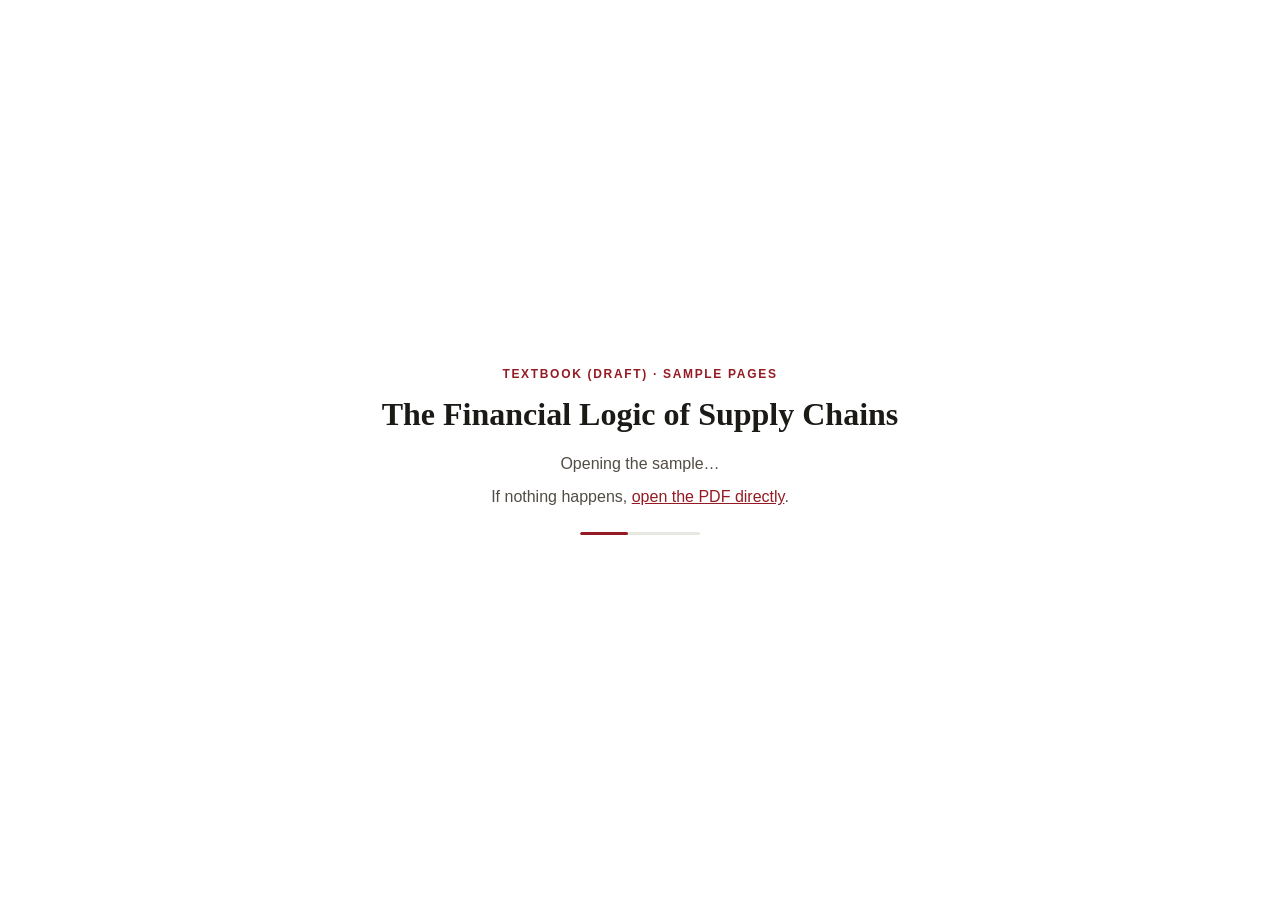
<file: book-sample/index.html>
<!DOCTYPE html>
<html lang="en">
<head>
<meta charset="utf-8">
<meta name="viewport" content="width=device-width, initial-scale=1">
<meta name="robots" content="noindex">
<title>Book Sample · Fasheng Xu</title>
<link rel="icon" href="data:image/svg+xml,%3Csvg xmlns='http://www.w3.org/2000/svg' viewBox='0 0 64 64'%3E%3Crect width='64' height='64' rx='14' fill='%23941B23'/%3E%3Ctext x='32' y='44' font-family='Arial,Helvetica,sans-serif' font-size='30' font-weight='700' fill='white' text-anchor='middle'%3EFX%3C/text%3E%3C/svg%3E">
<noscript><meta http-equiv="refresh" content="0; url=/Financial-Logic-of-Supply-Chains-Sample.pdf"></noscript>
<style>
  :root{--paper:#FFFFFF;--ink:#1B1A17;--soft:#514D45;--accent:#941B23;--line:#E9E7E2}
  @media (prefers-color-scheme:dark){:root{--paper:#121316;--ink:#F2F3F5;--soft:#B9BBC0;--accent:#E86B62;--line:#2A2C31}}
  html,body{height:100%}
  body{margin:0;background:var(--paper);color:var(--ink);font-family:-apple-system,BlinkMacSystemFont,"Segoe UI",Arial,sans-serif;
    display:flex;align-items:center;justify-content:center;padding:24px;box-sizing:border-box}
  main{max-width:34rem;text-align:center}
  .k{font-size:12px;letter-spacing:.14em;text-transform:uppercase;color:var(--accent);font-weight:600;margin:0 0 12px}
  h1{font-family:Georgia,"Times New Roman",serif;font-weight:600;font-size:clamp(24px,5vw,32px);line-height:1.15;margin:0 0 18px}
  p{color:var(--soft);line-height:1.6;margin:0 0 8px}
  a{color:var(--accent)}
  .bar{width:120px;height:3px;margin:22px auto 0;background:var(--line);border-radius:3px;overflow:hidden}
  .bar::after{content:"";display:block;height:100%;width:40%;background:var(--accent);border-radius:3px;animation:slide 1.1s ease-in-out infinite}
  @keyframes slide{0%{transform:translateX(-100%)}100%{transform:translateX(250%)}}
  @media (prefers-reduced-motion:reduce){.bar::after{animation:none;width:100%}}
</style>
</head>
<body>
<!-- TWIPLA Tracking Code for https://www.fashengxu.com --><script>(function(v,i,s,a,t){v[t]=v[t]||function(){(v[t].v=v[t].v||[]).push(arguments)};if(!v._visaSettings){v._visaSettings={}}v._visaSettings[a]={v:'1.0',s:a,a:'1',t:t};var b=i.getElementsByTagName('body')[0];var p=i.createElement('script');p.defer=1;p.async=1;p.src=s+'?s='+a;b.appendChild(p)})(window,document,'//app-worker.visitor-analytics.io/main.js','311a4dd0-853a-11f1-9aa5-960004340fd3','va')</script><!-- TWIPLA Tracking Code for https://www.fashengxu.com -->
<main>
  <p class="k">Textbook (Draft) · Sample pages</p>
  <h1>The Financial Logic of Supply Chains</h1>
  <p>Opening the sample&hellip;</p>
  <p>If nothing happens, <a href="/Financial-Logic-of-Supply-Chains-Sample.pdf">open the PDF directly</a>.</p>
  <div class="bar" aria-hidden="true"></div>
</main>
<script>
  (function () {
    var pdf = "/Financial-Logic-of-Supply-Chains-Sample.pdf", gone = false;
    function go() { if (!gone) { gone = true; location.replace(pdf); } }
    // load waits for TWIPLA's main.js; the extra moment lets its page-view request leave
    window.addEventListener("load", function () { setTimeout(go, 800); });
    setTimeout(go, 3500); // never keep a reader waiting (e.g. analytics blocked)
  })();
</script>
</body>
</html>
</file>
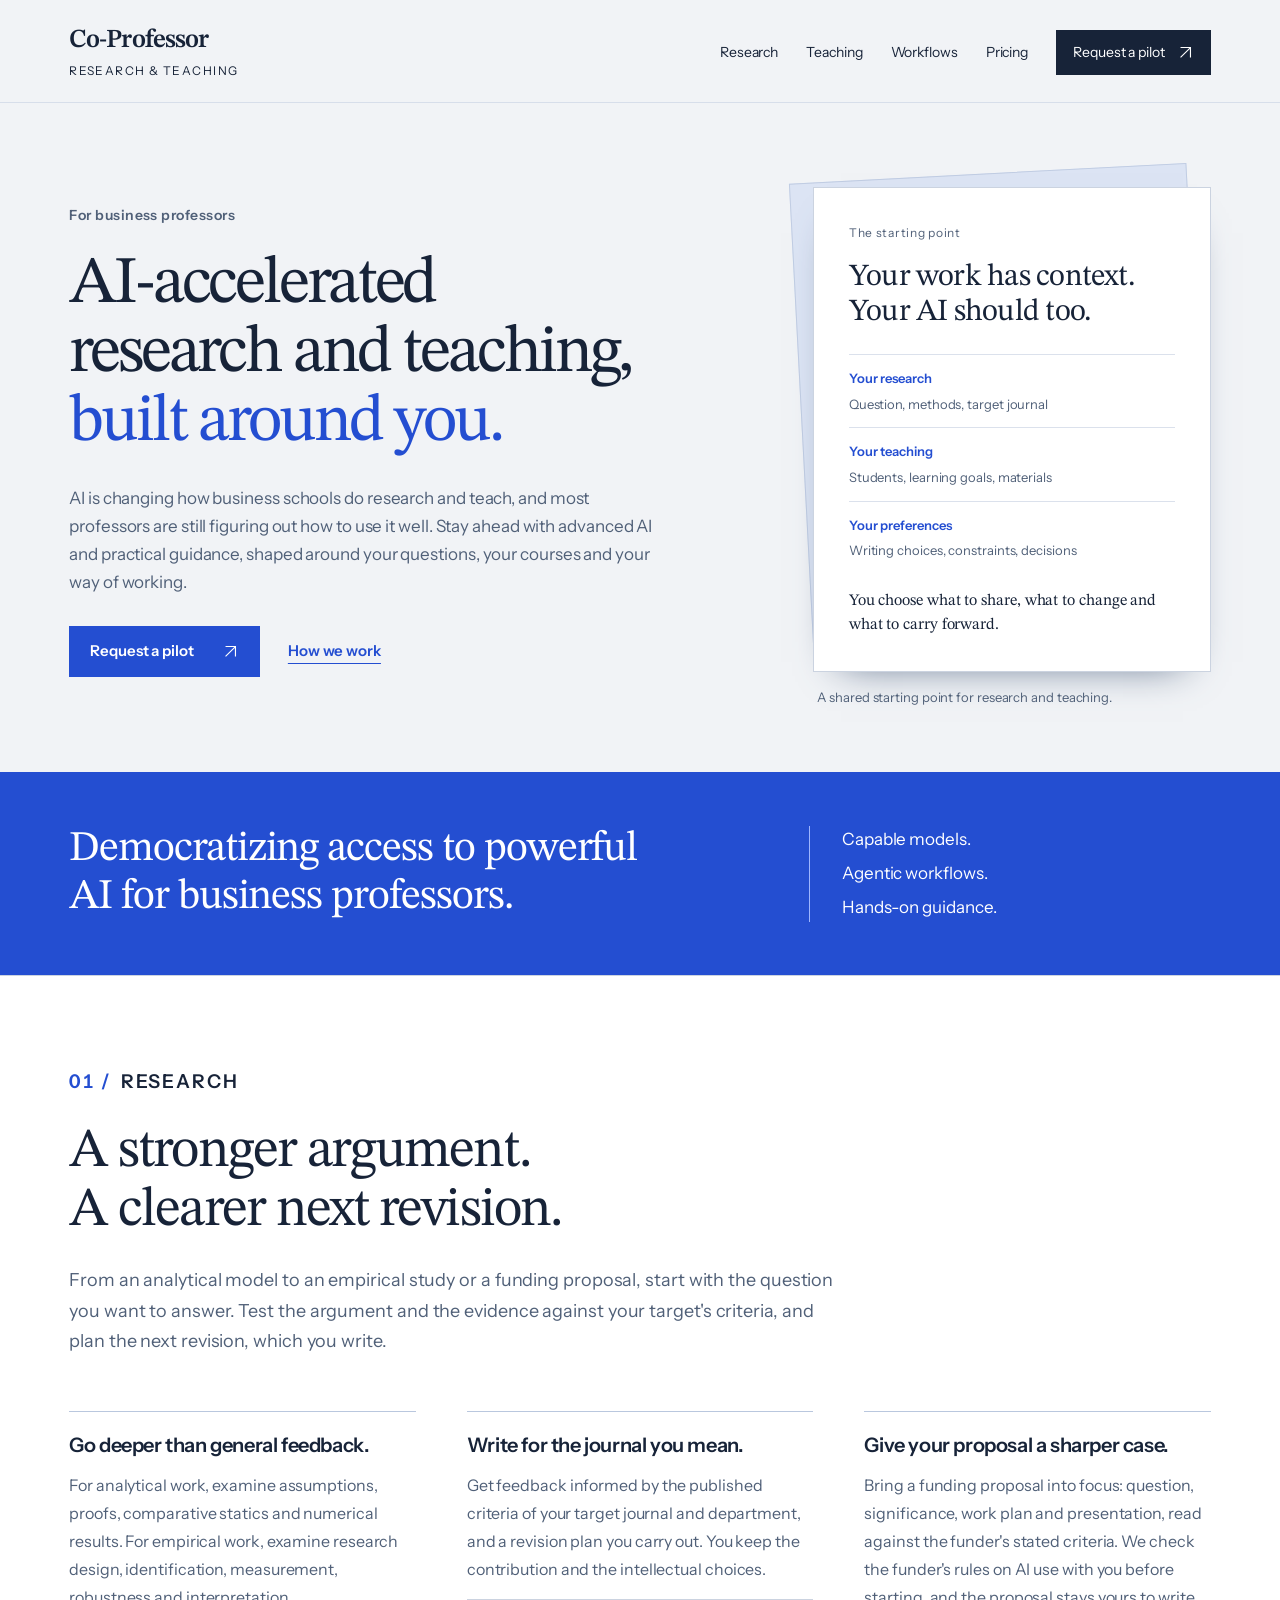
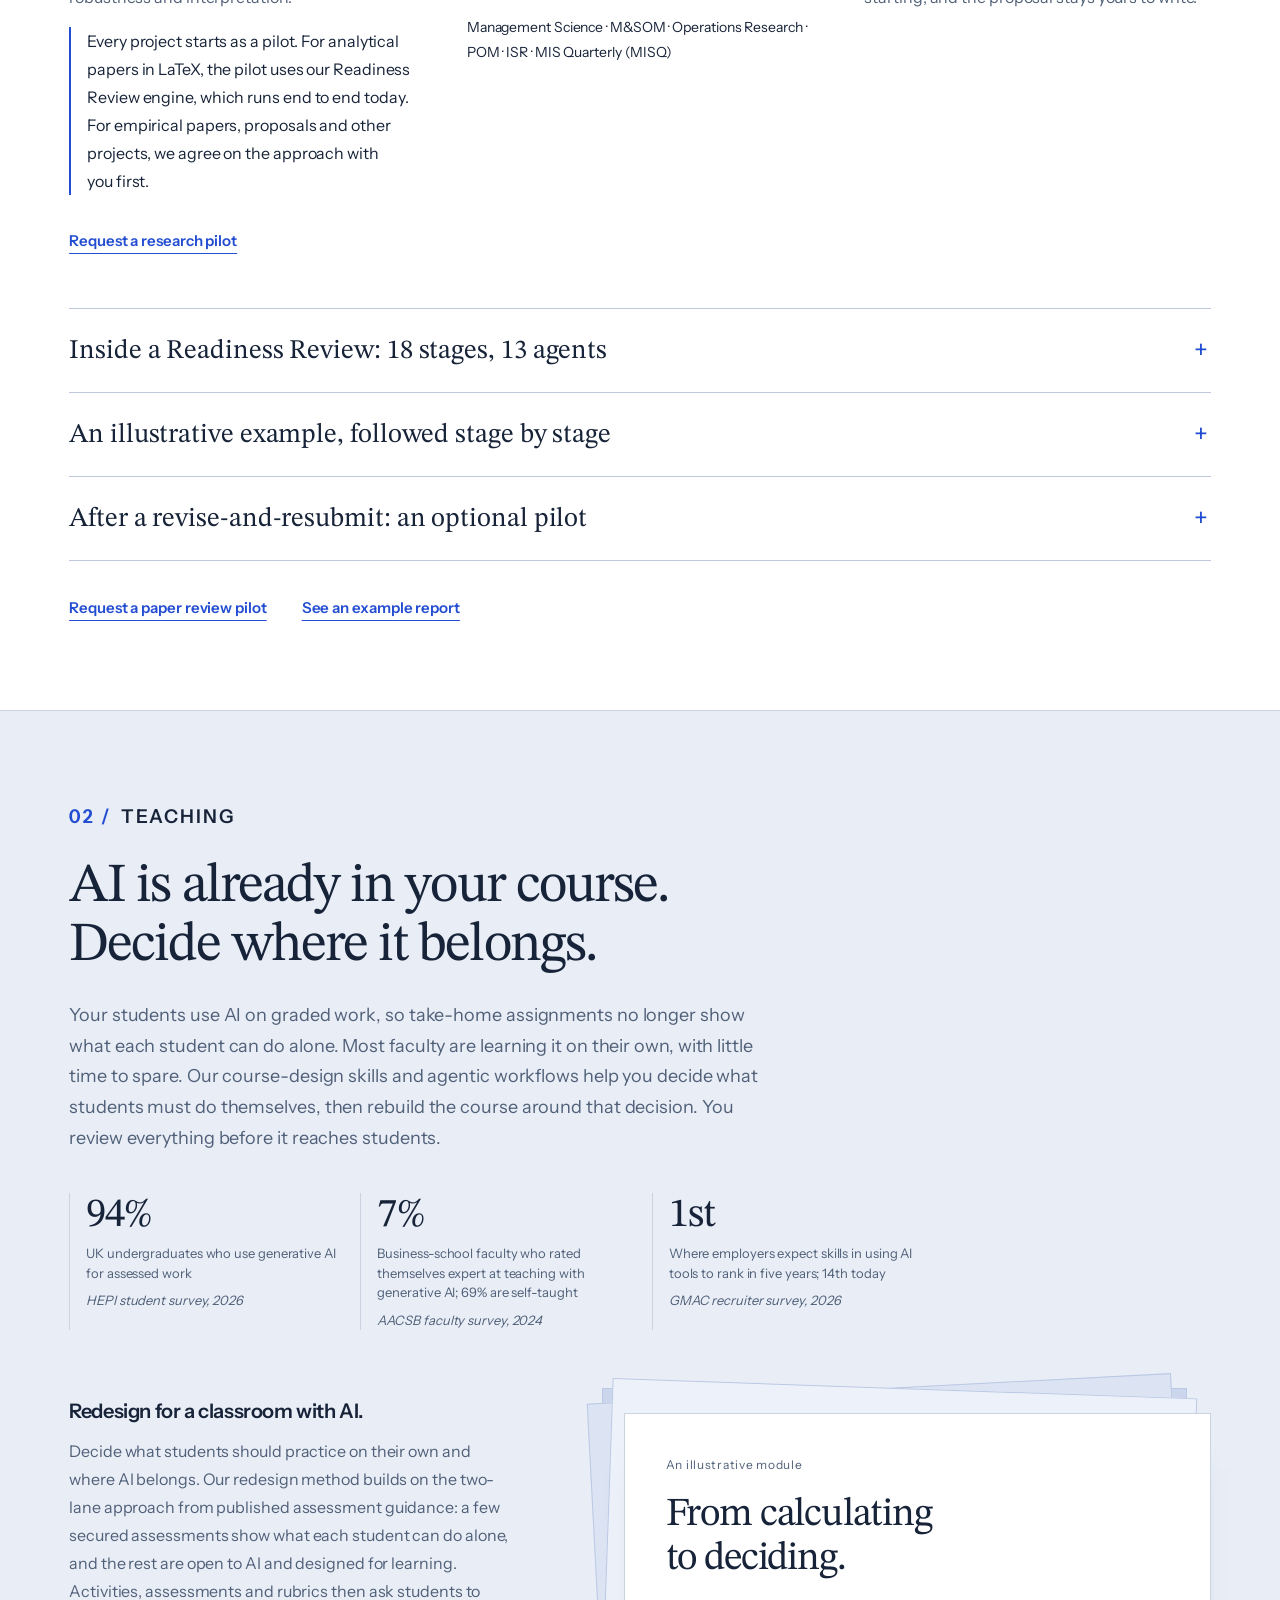
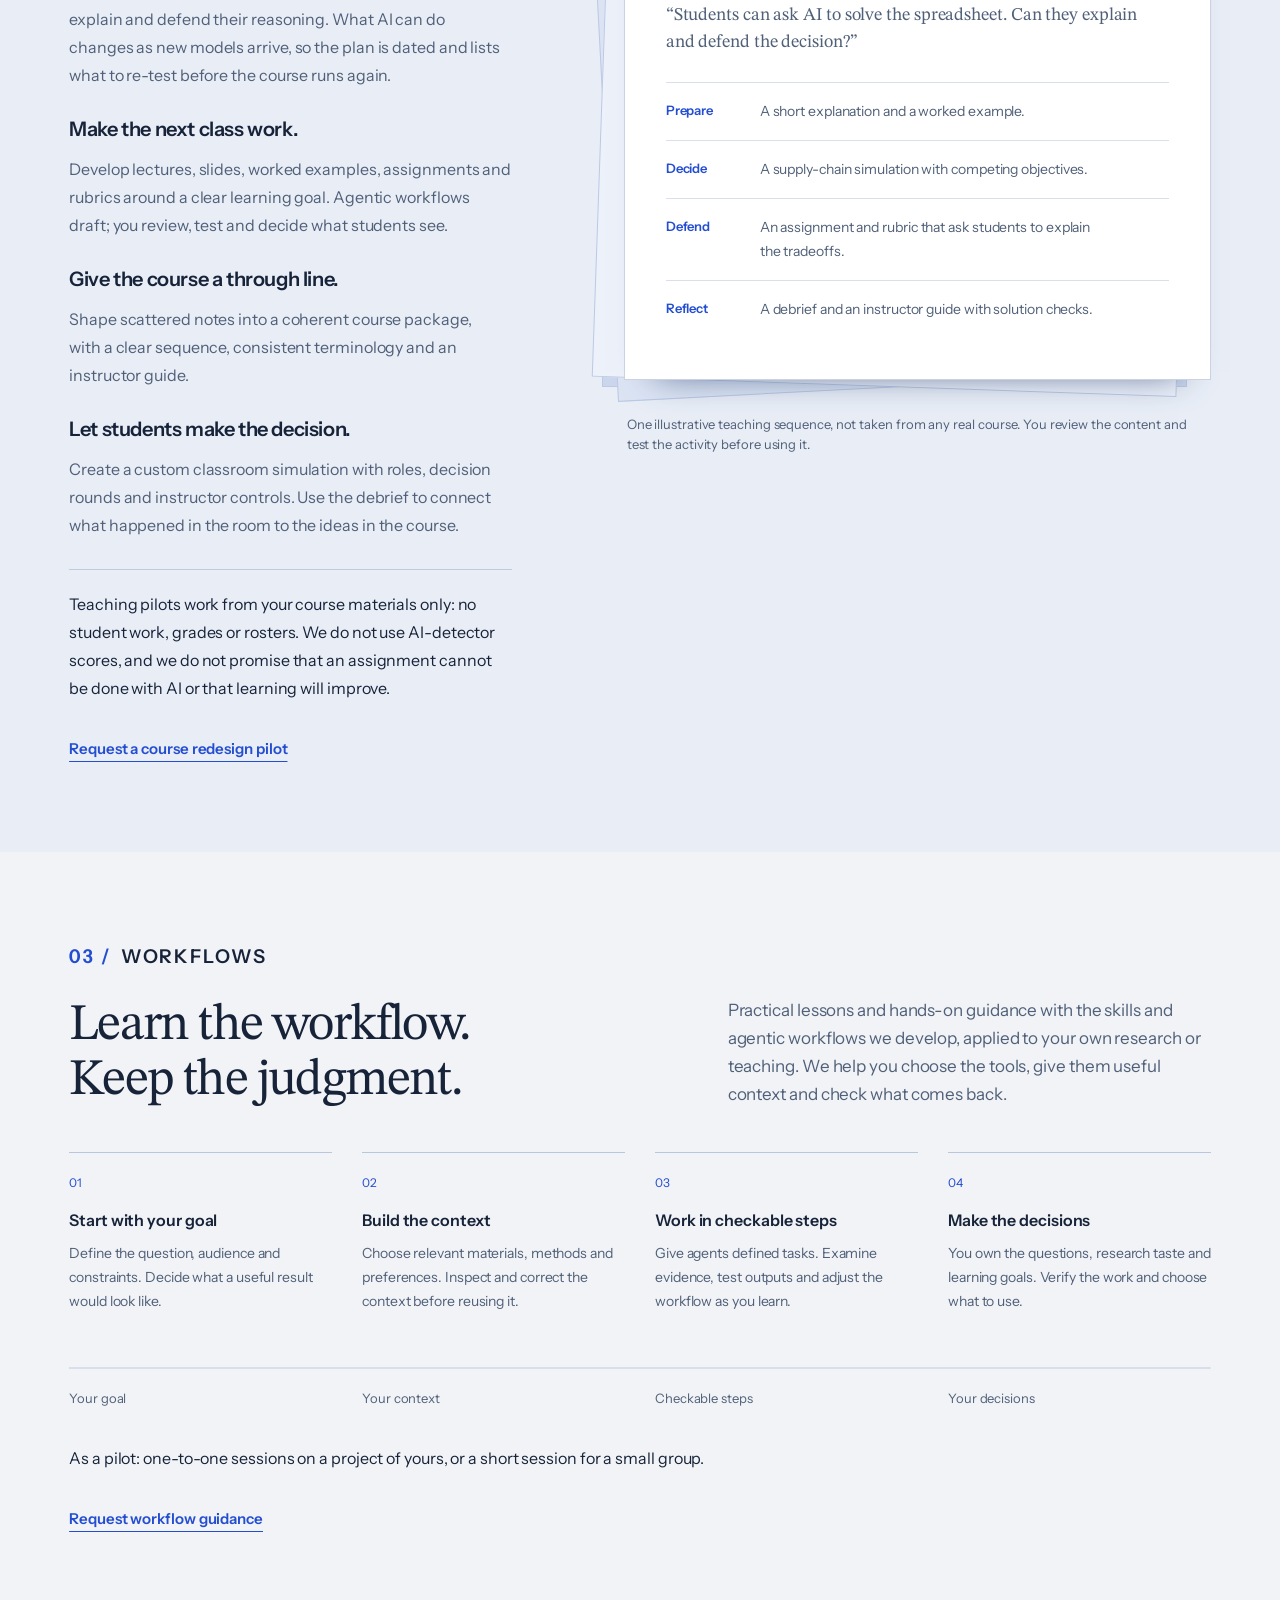
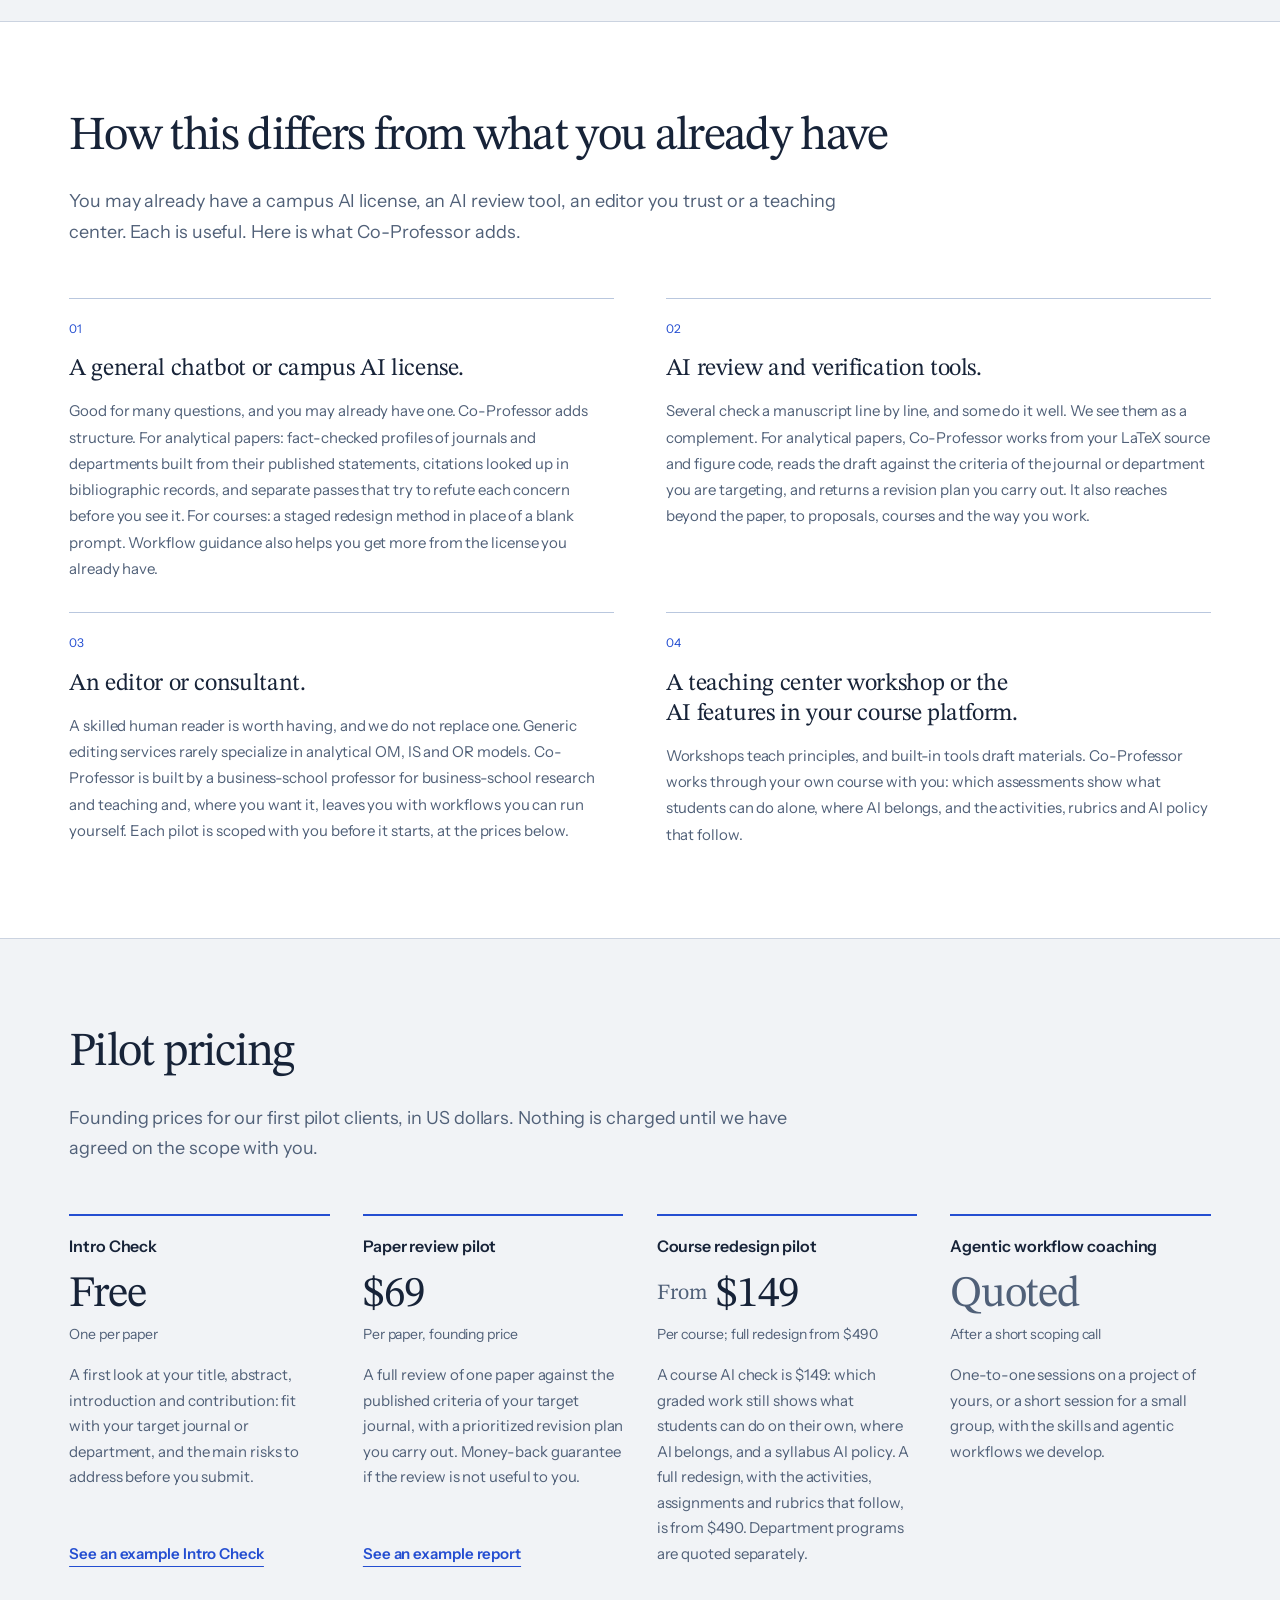
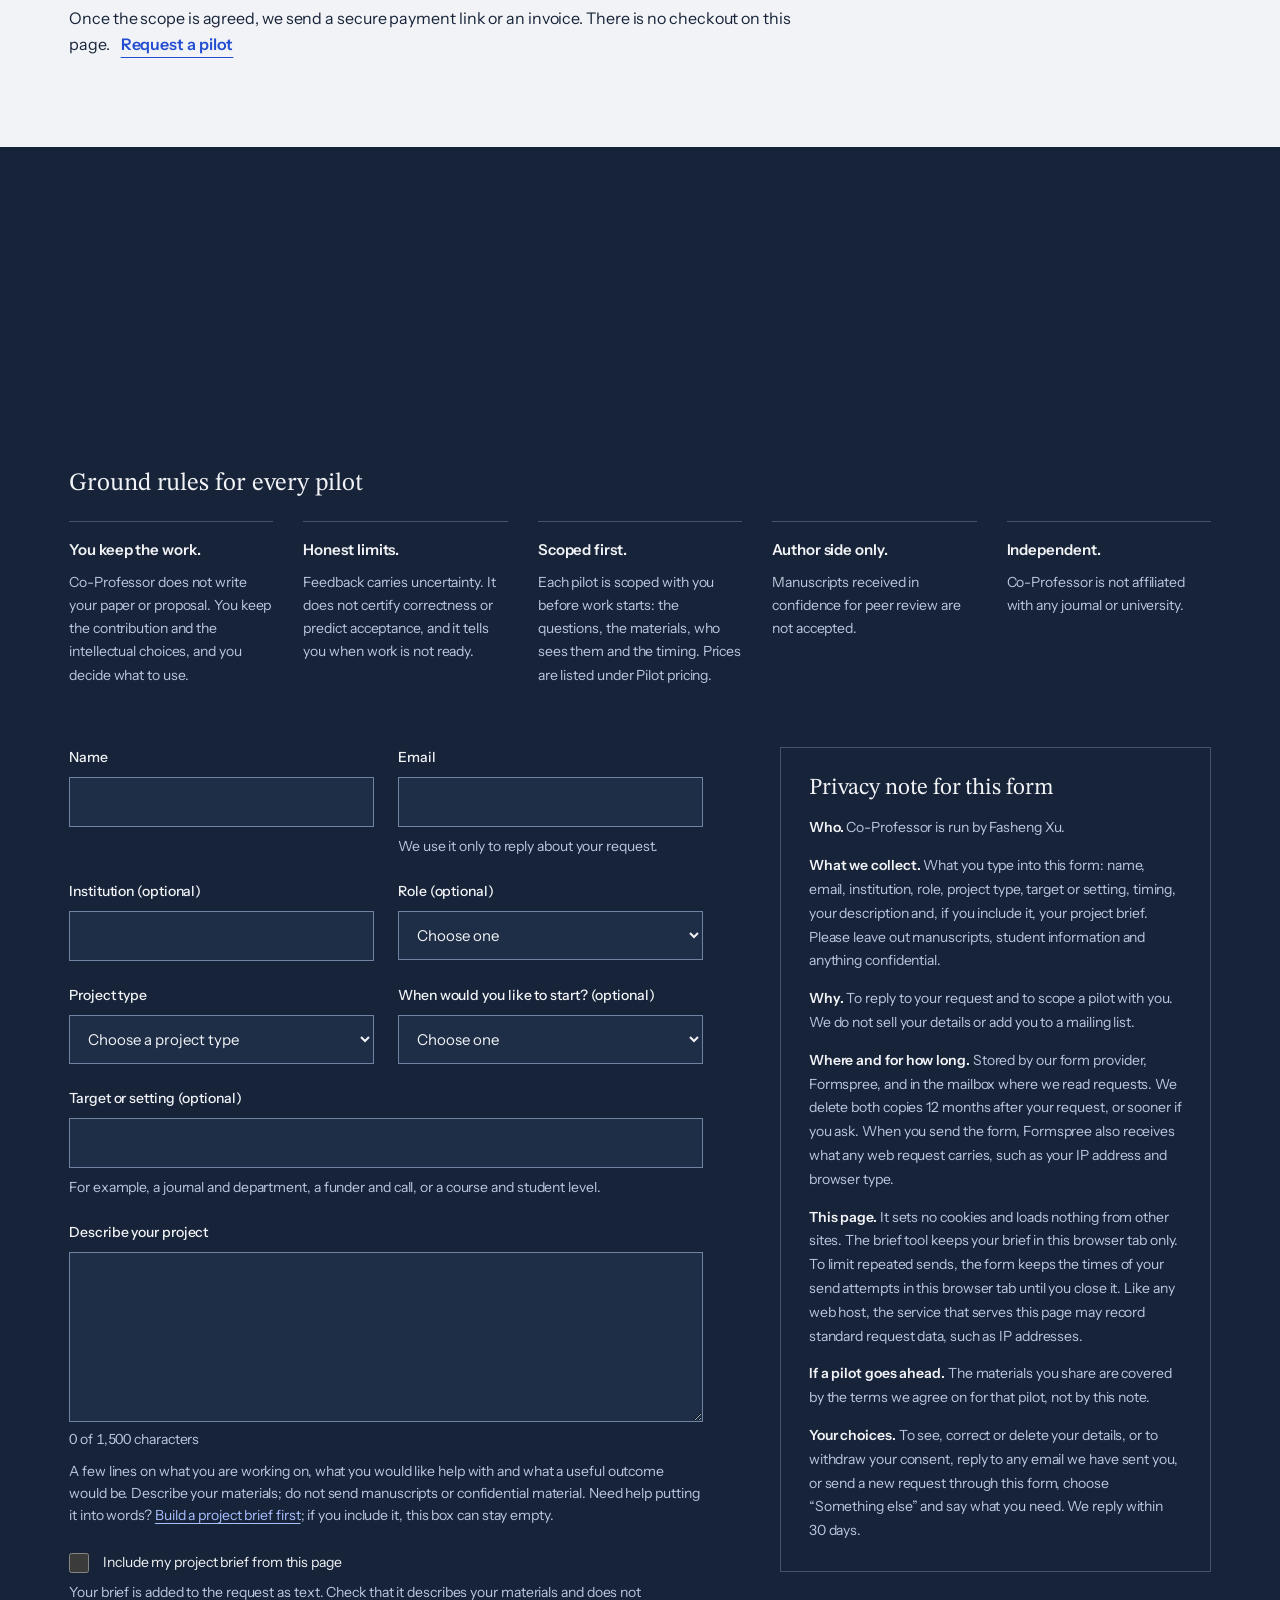
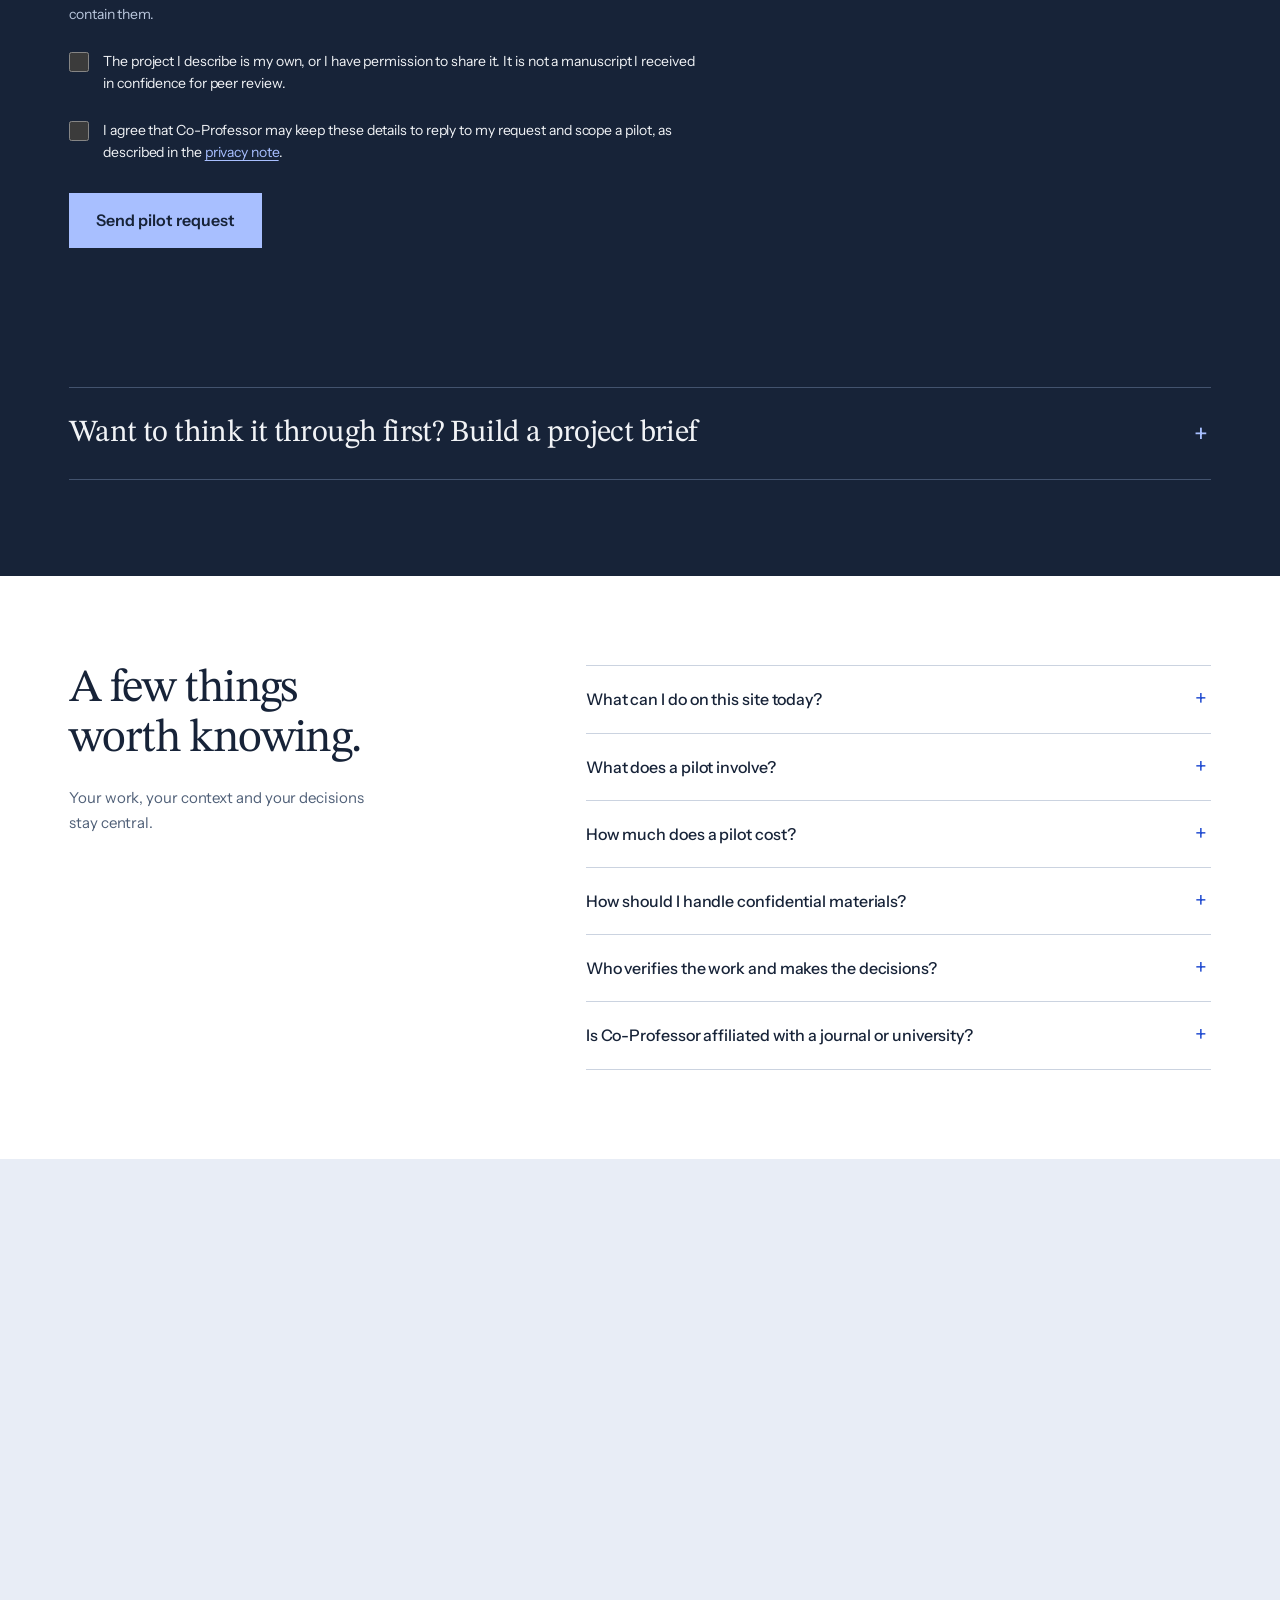
<file: co-professor/index.html>
<!doctype html>
<html lang="en">
<head>
  <meta charset="utf-8">
  <meta name="viewport" content="width=device-width, initial-scale=1">
  <meta name="color-scheme" content="light">
  <meta http-equiv="Content-Security-Policy" content="default-src 'none'; script-src 'self'; style-src 'self'; font-src 'self'; img-src 'self' data:; connect-src https://formspree.io; form-action 'none'; base-uri 'none'; object-src 'none'">
  <title>Co-Professor | AI workflows for research and teaching</title>
  <meta name="description" content="Pilot projects for business-school professors: feedback on papers and proposals, course redesign for students who use AI, and hands-on AI workflow guidance.">
  <link rel="canonical" href="https://www.fashengxu.com/co-professor/">
  <meta property="og:type" content="website">
  <meta property="og:site_name" content="Co-Professor">
  <meta property="og:title" content="Co-Professor: stronger papers, courses redesigned for the AI era">
  <meta property="og:description" content="Feedback on papers and proposals, course redesign for the AI era and hands-on workflow guidance for business-school professors. You keep the judgment. Request a pilot.">
  <meta property="og:url" content="https://www.fashengxu.com/co-professor/">
  <meta name="twitter:card" content="summary">
  <meta name="twitter:title" content="Co-Professor: stronger papers, courses redesigned for the AI era">
  <meta name="twitter:description" content="Feedback on papers and proposals, course redesign for the AI era and hands-on workflow guidance for business-school professors. You keep the judgment. Request a pilot.">
  <link rel="icon" href="data:image/svg+xml,%3Csvg xmlns='http://www.w3.org/2000/svg' viewBox='0 0 64 64'%3E%3Crect width='64' height='64' fill='%23f1f3f6'/%3E%3Ctext x='12' y='48' font-family='Georgia,serif' font-size='48' fill='%23244ed1'%3EC%3C/text%3E%3C/svg%3E">
  <link rel="preload" href="fonts/stix-two-text.woff2" as="font" type="font/woff2" crossorigin>
  <link rel="preload" href="fonts/instrument-sans.woff2" as="font" type="font/woff2" crossorigin>
  <link rel="stylesheet" href="live.css?v=f6deed6ea4">
  <script src="live.js?v=dde5029482" defer></script>
</head>
<body>
<a class="skip" href="#main">Skip to content</a>
<header class="masthead page-width">
  <a class="wordmark" href="#top">Co-Professor<span>Research &amp; Teaching</span></a>
  <nav aria-label="Main"><a href="#research">Research</a><a href="#teaching">Teaching</a><a href="#method">Workflows</a><a href="#pricing">Pricing</a><a class="nav-action" href="#pilot">Request a pilot <svg class="link-arrow" viewBox="0 0 24 24" aria-hidden="true" focusable="false"><path d="M5 19 19 5M5 5h14v14"/></svg></a></nav>
</header>
<main id="main">
  <section class="title-page page-width" id="top" aria-labelledby="page-title">
    <div class="hero-main">
      <div class="hero-copy">
        <p class="audience">For business professors</p>
        <h1 id="page-title">AI-accelerated research and teaching, <em>built around you.</em></h1>
        <p class="introduction">AI is changing how business schools do research and teach, and most professors are still figuring out how to use it well. Stay ahead with advanced AI and practical guidance, shaped around your questions, your courses and your way of working.</p>
        <div class="hero-actions"><a class="primary-action" href="#pilot">Request a pilot <svg class="link-arrow" viewBox="0 0 24 24" aria-hidden="true" focusable="false"><path d="M5 19 19 5M5 5h14v14"/></svg></a><a class="text-action" href="#ground-rules">How we work</a></div>
      </div>
      <figure class="context-figure" aria-labelledby="context-figure-title">
        <div class="context-back" aria-hidden="true"></div>
        <div class="context-paper">
          <p class="figure-label">The starting point</p>
          <h2 id="context-figure-title">Your work has context.<br> Your AI should too.</h2>
          <dl class="context-list">
            <div><dt>Your research</dt><dd>Question, methods, target journal</dd></div>
            <div><dt>Your teaching</dt><dd>Students, learning goals, materials</dd></div>
            <div><dt>Your preferences</dt><dd>Writing choices, constraints, decisions</dd></div>
          </dl>
          <p class="context-footnote">You choose what to share, what to change and what to carry forward.</p>
        </div>
        <figcaption>A shared starting point for research and teaching.</figcaption>
      </figure>
    </div>
  </section>

  <section class="mission-band" id="mission" aria-labelledby="mission-title">
    <div class="page-width mission-inner">
      <h2 id="mission-title">Democratizing access to powerful AI for business professors.</h2>
      <p class="mission-support"><span>Capable models.</span> <span>Agentic workflows.</span> <span>Hands-on guidance.</span></p>
    </div>
  </section>

  <section class="research-chapter chapter" id="research" aria-labelledby="research-title">
    <div class="page-width">
      <div class="chapter-heading"><p class="chapter-name"><span class="chapter-num">01 /</span> Research</p><h2 id="research-title">A stronger argument.<br>A clearer next revision.</h2></div>
      <p class="chapter-intro">From an analytical model to an empirical study or a funding proposal, start with the question you want to answer. Test the argument and the evidence against your target's criteria, and plan the next revision, which you write.</p>
      <div class="research-spread">
        <div class="research-prose">
          <article>
            <h3>Go deeper than general feedback.</h3>
            <p>For analytical work, examine assumptions, proofs, comparative statics and numerical results. For empirical work, examine research design, identification, measurement, robustness and interpretation.</p>
            <p class="research-scope">Every project starts as a pilot. For analytical papers in LaTeX, the pilot uses our Readiness Review engine, which runs end to end today. For empirical papers, proposals and other projects, we agree on the approach with you first.</p>
          </article>
          <article>
            <h3>Write for the journal you mean.</h3>
            <p>Get feedback informed by the published criteria of your target journal and department, and a revision plan you carry out. You keep the contribution and the intellectual choices.</p>
            <p class="journal-line">Management Science · M&amp;SOM · Operations Research · POM · ISR · MIS Quarterly (MISQ)</p>
          </article>
          <article>
            <h3>Give your proposal a sharper case.</h3>
            <p>Bring a funding proposal into focus: question, significance, work plan and presentation, read against the funder's stated criteria. We check the funder's rules on AI use with you before starting, and the proposal stays yours to write.</p>
          </article>
          <a class="text-action route-link" href="#pilot">Request a research pilot</a>
        </div>
      </div>
      <details class="report-details build-details" id="inside-review">
        <summary><span id="inside-title">Inside a Readiness Review: 18 stages, 13 agents</span><span class="disclosure-symbol" aria-hidden="true"></span></summary>
        <div class="report-content review-build">
        <div class="build-opening">
          <h3 id="build-title"><span>Thirteen agents, one job each.</span> <span>Three of them test other agents' work.</span></h3>
          <p class="build-lead">A full Readiness Review is not one long prompt. It runs 18 stages: 13 AI agents, each with its own written method and only the tools its job needs, and 5 steps of plain code. What matters is what happens to each point before it reaches you.</p>
        </div>
        <ul class="build-principles">
          <li><h4>One job per agent.</h4><p>Separate agents map the paper, judge fit, raise concerns, audit the proofs, the economic logic and the figures, and check the citations. None is given a tool to search or read the web.</p></li>
          <li><h4>Concerns are raised by one agent and tested by two others.</h4><p>A concern that fails either test is dropped, and the report's appendix keeps it with the reason. Other findings stand on their own evidence, and the report says when a finding was not independently checked.</p></li>
          <li><h4>Evidence first, then a cautious verdict.</h4><p>Every finding names its place in your paper and its evidence, such as a quote or a computation. A second agent re-derives the verdict without the first one's reasoning; if they differ, the more cautious one stands.</p></li>
        </ul>
        <figure class="build-figure" aria-labelledby="build-map-title">
          <p class="figure-label" id="build-map-title">How the 18 stages fit together</p>
          <ul class="bm-legend" aria-hidden="true">
            <li class="lg-find">Agent</li>
            <li class="lg-check">Agent that tests another stage's work</li>
            <li class="lg-code">Plain code, no AI model</li>
            <li class="lg-arrow">The next stage waits for this one</li>
            <li class="lg-same">No arrow between boxes: neither waits for the other</li>
          </ul>
          <ol class="build-map">
            <li class="bm-node bm-bar">
              <div class="bm-head"><h4><span class="bm-step">01</span> Prepare and map the paper</h4></div>
              <div class="bm-body">
                <p class="bm-code">Plain code first: compiles your LaTeX and removes the author block, affiliations, emails, acknowledgments and PDF metadata.</p>
                <p>An agent then maps the notation, assumptions, results, proofs and claims that every later stage works from.</p>
              </div>
            </li>
            <li class="bm-parallel">
              <p class="bm-parallel-label"><span class="bm-step">02 to 04</span> Two tracks, run at the same time</p>
              <div class="bm-col">
                <p class="bm-track-label" id="bm-track-concerns">Concerns track</p>
                <ol class="bm-track-a" aria-labelledby="bm-track-concerns">
                  <li class="bm-node"><h4><span class="bm-step">02</span> Fit to your target</h4><p class="bm-code">Plain code first: finds candidate prior work from your reference titles.</p><p>Reads the paper against the verified profile of your journal and, for Management Science, your department's statement, quoted word for word. Places the paper against its closest prior work.</p></li>
                  <li class="bm-node"><h4><span class="bm-step">03</span> Concerns panel</h4><p>Reads the paper four ways: the size of the insight, the model, the link to practice and what the abstract promises. Drops each draft concern the paper already answers, and labels the rest fatal, structural or fixable.</p></li>
                  <li class="bm-pair">
                    <p class="bm-pair-label"><span class="bm-step">04</span> Two tests of each concern, run separately</p>
                    <ul class="bm-tiles">
                      <li class="bm-node bm-check"><h4>Claim check</h4><p>Splits each concern into statements about your paper and finds the passage for each.</p><p class="bm-tag">Tests the concerns panel (03)</p></li>
                      <li class="bm-node bm-check"><h4>Adversarial verifier</h4><p>Tries to overturn each concern, most serious first. For a technical concern it runs its own calculations or builds a counterexample that meets all your stated assumptions; a concern about exposition or positioning gets a close rereading of the paper.</p><p class="bm-tag">Tests the concerns panel (03)</p></li>
                    </ul>
                  </li>
                </ol>
              </div>
              <div class="bm-col">
                <p class="bm-track-label" id="bm-track-audit">Audit track <span>Runs alongside the concerns track. Does not wait for the concerns and is not given them.</span></p>
                <ul class="bm-tiles bm-track-b" aria-labelledby="bm-track-audit">
                  <li class="bm-node"><h4>Proof auditor</h4><p>Checks each derivation in the order the results depend on each other, including signs, boundary cases and conditions the statement leaves out, and re-derives the algebra itself.</p></li>
                  <li class="bm-node"><h4>Model economist</h4><p>Asks whether each headline result comes from an economic mechanism or from a modeling choice, such as the timing or a functional form that, if changed, would reverse it.</p></li>
                  <li class="bm-node"><h4>Figure auditor</h4><p class="bm-code">Plain code first: runs your Python figure code.</p><p>Checks that the code solves the model in the text, with parameters inside your assumptions and captions that match the curves. Other languages are read, not run.</p></li>
                  <li class="bm-node"><h4>Citation check</h4><p class="bm-code">Plain code first: looks up every reference in Crossref and OpenAlex, sending titles only.</p><p>Flags references that do not match a record, and checks that key citations support the sentences that cite them.</p></li>
                </ul>
              </div>
            </li>
            <li class="bm-node bm-bar bm-coord">
              <div class="bm-head"><h4><span class="bm-step">05</span> Coordinator</h4></div>
              <div class="bm-body">
                <p>Drops any concern that fails either test, keeping the reason for the report's appendix. Merges findings that share a cause, keeps the lower label when stages disagree without decisive evidence, and orders the list, most serious first. It adds no issue of its own.</p>
              </div>
            </li>
            <li class="bm-after">
              <p class="bm-pair-label"><span class="bm-step">06</span> Then, at the same time</p>
              <ul class="bm-tiles bm-three">
                <li class="bm-node bm-check"><h4>Independent verdict</h4><p>A fresh agent with no tools applies the verdict rules to the final findings, without the coordinator's reasoning or draft. If the two verdicts differ, the more cautious one stands.</p><p class="bm-tag">Tests the coordinator's verdict (05)</p></li>
                <li class="bm-node"><h4>Revision plan</h4><p>Orders the open findings and sizes each in hours, days or weeks. Local fixes come as exact before-and-after edits of one sentence or paragraph, larger work as instructions. It never writes new results or proofs.</p></li>
                <li class="bm-node"><h4>Compliance and disclosure</h4><p>Checks your journal's format rules, names two backup venues with their own rules and drafts an AI-use disclosure statement.</p></li>
              </ul>
            </li>
            <li class="bm-node bm-bar bm-report">
              <div class="bm-head"><h4>Your report</h4></div>
              <div class="bm-body">
                <p class="bm-code">Plain code, after every other stage has finished.</p>
                <p>A report for your browser, a marked-up copy of your LaTeX with each original kept as a comment above the suggested change, a diff and a record of every stage. Each finding says how it was checked. Nothing is applied to your paper without you.</p>
              </div>
            </li>
          </ol>
          <figcaption class="bm-notes">
            <p><b>Timing.</b> A stage starts once the stages it needs have finished, with up to three agents at work at once. The free Intro Check runs 7 of these stages, in reduced form, on your title, abstract, introduction and contribution statement. Three test runs took 4.3 to 5.3 minutes.</p>
            <p><b>Where the design comes from.</b> The three technical auditors follow the workflow the founder uses to check analytical models: separate auditors for the algebra, the economic logic and the numerical figures, then one list of fixes, most important first.</p>
          </figcaption>
        </figure>
        <div class="build-run">
          <div>
            <p class="figure-label">One measured run</p>
            <p class="build-run-note">A test of the engine on a public 34-page arXiv preprint, read against Management Science, Operations Management, in October 2026. The coordinator said Not yet and the independent agent said Ready after fixes, so the more cautious level stood, and the report said so. One run on one paper shows the engine working end to end. It does not measure how often a review is right.</p>
          </div>
          <dl class="run-stats">
            <div><dt>Stages, all completed</dt><dd>18</dd></div>
            <div><dt>Minutes, start to finish</dt><dd>27.6</dd></div>
            <div><dt>Findings: <span class="nobreak">2 structural,</span> <span class="nobreak">31 fixable</span></dt><dd>33</dd></div>
            <div><dt>Verdict</dt><dd>Not yet</dd></div>
          </dl>
          <p class="build-run-more">Another run, on the founder's own working paper, is published in full: the verdict, the revision plan and every finding. <a class="text-action" href="example/">Read the example report <svg class="link-arrow" viewBox="0 0 24 24" aria-hidden="true" focusable="false"><path d="M5 19 19 5M5 5h14v14"/></svg></a></p>
        </div>
        <p class="build-pointer">The example below follows three findings through these stages: one dropped, one kept and one merged.</p>
        </div>
      </details>
      <details class="report-details trace-details" id="review-example">
        <summary><span id="trace-title">An illustrative example, followed stage by stage</span><span class="disclosure-symbol" aria-hidden="true"></span></summary>
        <div class="report-content">
          <figure class="trace-figure" aria-labelledby="trace-title">
            <h4 class="sheet-running-head">Illustrative example <span>A synthetic paper written for this page</span></h4>
            <p class="trace-setup">The paper: a newsvendor-style model in which a supplier sells to a retailer under a buyback contract, with wholesale price <var>w</var>, buyback price <var>b</var>, retail price <var>p</var> and unit cost <var>c</var>. Assumption 1 allows <span class="nobreak">0 &le; <var>b</var> &le; <var>w</var></span>. Proposition 2: the contract coordinates the channel (the two firms jointly earn the integrated profit) when <span class="nobreak"><var>b</var> = <var>p</var>(<var>w</var> &minus; <var>c</var>)/(<var>p</var> &minus; <var>c</var>)</span>. Proposition 3: the retailer orders more as <var>b</var> rises.</p>
            <div class="trace-head" aria-hidden="true"><span>Raised by</span><span>Tested by</span><span>Coordinator</span><span>Revision plan</span></div>
            <ol class="trace">
              <li class="trace-item is-dropped">
                <div class="trace-top"><h5>Proposition 2 may hold only for uniform demand.</h5><p class="trace-status">Dropped from the findings</p></div>
                <dl>
                  <div><dt>Raised by</dt><dd>The concerns panel: the numerical examples all use uniform demand.</dd></div>
                  <div><dt>Tested by</dt><dd><b>Claim check:</b> the proof covers any demand distribution <var>F</var>, so the concern misreads it. <b>Verifier:</b> the retailer's first-order condition, <span class="nobreak"><var>F</var>(<var>q</var>) = (<var>p</var> &minus; <var>w</var>)/(<var>p</var> &minus; <var>b</var>)</span>, equals the channel's, <span class="nobreak"><var>F</var>(<var>q</var>) = (<var>p</var> &minus; <var>c</var>)/<var>p</var></span>, at that <var>b</var> for every <var>F</var>.</dd></div>
                  <div><dt>Coordinator</dt><dd>Refuted by both tests, so dropped. The report's appendix keeps the reason.</dd></div>
                  <div><dt>Revision plan</dt><dd>Nothing to do.</dd></div>
                </dl>
              </li>
              <li class="trace-item">
                <div class="trace-top"><h5>Assumption 1 allows a buyback price equal to the wholesale price.</h5><p class="trace-status">Kept · fixable, high confidence</p></div>
                <dl>
                  <div><dt>Raised by</dt><dd>The proof auditor, testing the endpoints of Assumption 1.</dd></div>
                  <div><dt>Tested by</dt><dd>Not a panel concern, so it stands on the auditor's own symbolic check: at <span class="nobreak"><var>b</var> = <var>w</var></span> the first-order condition needs <span class="nobreak"><var>F</var>(<var>q</var>) = 1</span>, so there is no interior order, and the proof of Proposition 3 misses that endpoint.</dd></div>
                  <div><dt>Coordinator</dt><dd>Confirmed by a computation, at high confidence. Labeled fixable.</dd></div>
                  <div><dt>Revision plan</dt><dd><b>P1</b> · hours · Assumption 1<p class="edit"><span class="edit-label">Before</span> <span class="edit-old nobreak">0 &le; <var>b</var> <span class="edit-mark">&le;</span> <var>w</var></span> <span class="edit-label">After</span> <span class="edit-new nobreak">0 &le; <var>b</var> <span class="edit-mark">&lt;</span> <var>w</var></span></p></dd></div>
                </dl>
              </li>
              <li class="trace-item">
                <div class="trace-top"><h5>The model does not support the introduction's claim about the supplier's profit.</h5><p class="trace-status">Merged from two stages · fixable, high confidence</p></div>
                <dl>
                  <div><dt>Raised by</dt><dd>Two stages, separately: the concerns panel and the model economist. Both point to one sentence in the introduction: “Buyback contracts always raise the supplier's profit.”</dd></div>
                  <div><dt>Tested by</dt><dd><b>Claim check:</b> the sentence is there, as quoted. <b>Verifier:</b> at <span class="nobreak"><var>p</var> = 10</span>, <span class="nobreak"><var>c</var> = 4</span> and <span class="nobreak"><var>w</var> = 4.1</span>, with exponential demand of mean 1, a coordinating buyback leaves the supplier 0.04, against 1.08 at its best wholesale price without buybacks. Coordination fixes the total; <var>w</var> sets the split.</dd></div>
                  <div><dt>Coordinator</dt><dd>Merged into one finding that names both stages. Confirmed. Labeled fixable.</dd></div>
                  <div><dt>Revision plan</dt><dd><b>P2</b> · hours · Introduction<p class="edit"><span class="edit-label">Before</span> <span class="edit-old">Buyback contracts always raise the supplier's profit.</span> <span class="edit-label">After</span> <span class="edit-new">With a suitable wholesale price, a buyback contract can raise both firms' profits.</span></p></dd></div>
                </dl>
              </li>
            </ol>
            <figcaption>A synthetic example written for this page. It follows three of the paper's findings, chosen to show how the stages hand work to each other. It is not taken from a customer's paper or from the measured run. A real report gives each finding its exact location and fuller reasoning.</figcaption>
          </figure>
        </div>
      </details>
      <details class="report-details rr-details" id="rr-pilot">
        <summary><span id="rr-summary">After a revise-and-resubmit: an optional pilot</span><span class="disclosure-symbol" aria-hidden="true"></span></summary>
        <div class="report-content rr-pilot">
        <div class="rr-intro">
          <h3 id="rr-title">Two opposing plans for each major concern.</h3>
          <p>When a journal invites a revision, the question becomes how far to go on each concern. We run this workflow as a pilot today, following the founder's own method for planning a revision. It is separate from the Readiness Review engine, which has no revise-and-resubmit mode.</p>
          <p class="rr-fine">You can describe each concern in your own words, so the reports themselves need not be shared. Follow your journal's rules on AI use.</p>
          <a class="text-action route-link" href="#pilot" data-preselect="other">Ask about a revision pilot</a>
        </div>
        <ol class="rr-flow">
          <li><h4><span class="bm-step">01</span> Sort</h4><p>You describe each concern, and each is marked major or minor.</p></li>
          <li><h4><span class="bm-step">02</span> Argue both sides</h4><p>Each major concern goes to two agents at the same time.</p><div class="rr-roles"><p><b>Defender</b> Keeps what the paper contributes and looks for the smallest change that fully answers the concern.</p><p><b>Reformer</b> Asks whether the concern points to a deeper weakness, and sketches the larger change that would remove it.</p></div></li>
          <li><h4><span class="bm-step">03</span> Weigh</h4><p>The two plans are set against each other and reconciled into one recommended response. Minor concerns get a single, direct pass.</p></li>
          <li><h4><span class="bm-step">04</span> You decide</h4><p>You receive a memo, concern by concern, with suggested edits. Nothing is applied to your paper, and every choice stays yours.</p></li>
        </ol>
        </div>
      </details>
      <a class="text-action route-link" href="#pilot" data-preselect="analytical">Request a paper review pilot</a>
      <a class="text-action route-link" href="example/">See an example report</a>
    </div>
  </section>

  <section class="teaching-chapter chapter" id="teaching" aria-labelledby="teaching-title">
    <div class="page-width">
      <div class="teaching-heading"><p class="chapter-name"><span class="chapter-num">02 /</span> Teaching</p><h2 id="teaching-title">AI is already in your course.<br>Decide where it belongs.</h2><p class="chapter-intro">Your students use AI on graded work, so take-home assignments no longer show what each student can do alone. Most faculty are learning it on their own, with little time to spare. Our course-design skills and agentic workflows help you decide what students must do themselves, then rebuild the course around that decision. You review everything before it reaches students.</p>
        <dl class="run-stats teaching-stats">
          <div><dt>UK undergraduates who use generative AI for assessed work <span class="stat-source">HEPI student survey, 2026</span></dt><dd>94%</dd></div>
          <div><dt>Business-school faculty who rated themselves expert at teaching with generative AI; 69% are self-taught <span class="stat-source">AACSB faculty survey, 2024</span></dt><dd>7%</dd></div>
          <div><dt>Where employers expect skills in using AI tools to rank in five years; 14th today <span class="stat-source">GMAC recruiter survey, 2026</span></dt><dd>1st</dd></div>
        </dl>
      </div>
      <div class="teaching-spread">
        <div class="teaching-prose">
          <article><h3>Redesign for a classroom with AI.</h3><p>Decide what students should practice on their own and where AI belongs. Our redesign method builds on the two-lane approach from published assessment guidance: a few secured assessments show what each student can do alone, and the rest are open to AI and designed for learning. Activities, assessments and rubrics then ask students to explain and defend their reasoning. What AI can do changes as new models arrive, so the plan is dated and lists what to re-test before the course runs again.</p></article>
          <article><h3>Make the next class work.</h3><p>Develop lectures, slides, worked examples, assignments and rubrics around a clear learning goal. Agentic workflows draft; you review, test and decide what students see.</p></article>
          <article><h3>Give the course a through line.</h3><p>Shape scattered notes into a coherent course package, with a clear sequence, consistent terminology and an instructor guide.</p></article>
          <article><h3>Let students make the decision.</h3><p>Create a custom classroom simulation with roles, decision rounds and instructor controls. Use the debrief to connect what happened in the room to the ideas in the course.</p></article>
          <p class="boundaries">Teaching pilots work from your course materials only: no student work, grades or rosters. We do not use AI-detector scores, and we do not promise that an assignment cannot be done with AI or that learning will improve.</p>
          <a class="text-action route-link" href="#pilot" data-preselect="ai-course">Request a course redesign pilot</a>
        </div>
        <figure class="course-figure">
          <div class="course-background" aria-hidden="true"><span></span><span></span><span></span></div>
          <div class="course-outline">
            <p class="figure-label">An illustrative module</p>
            <h3>From calculating<br>to deciding.</h3>
            <blockquote class="course-brief">“Students can ask AI to solve the spreadsheet. Can they explain and defend the decision?”</blockquote>
            <ol class="course-sequence">
              <li><span>Prepare</span><p>A short explanation and a worked example.</p></li>
              <li><span>Decide</span><p>A supply-chain simulation with competing objectives.</p></li>
              <li><span>Defend</span><p>An assignment and rubric that ask students to explain the tradeoffs.</p></li>
              <li><span>Reflect</span><p>A debrief and an instructor guide with solution checks.</p></li>
            </ol>
          </div>
          <figcaption>One illustrative teaching sequence, not taken from any real course. You review the content and test the activity before using it.</figcaption>
        </figure>
      </div>
    </div>
  </section>

  <section class="human-chapter chapter" id="method" aria-labelledby="human-title">
    <div class="page-width">
      <div class="method-opening"><div><p class="chapter-name"><span class="chapter-num">03 /</span> Workflows</p><h2 id="human-title">Learn the workflow.<br>Keep the judgment.</h2></div><p>Practical lessons and hands-on guidance with the skills and agentic workflows we develop, applied to your own research or teaching. We help you choose the tools, give them useful context and check what comes back.</p></div>
      <ol class="method-steps">
        <li><h3>Start with your goal</h3><p>Define the question, audience and constraints. Decide what a useful result would look like.</p></li>
        <li><h3>Build the context</h3><p>Choose relevant materials, methods and preferences. Inspect and correct the context before reusing it.</p></li>
        <li><h3>Work in checkable steps</h3><p>Give agents defined tasks. Examine evidence, test outputs and adjust the workflow as you learn.</p></li>
        <li><h3>Make the decisions</h3><p>You own the questions, research taste and learning goals. Verify the work and choose what to use.</p></li>
      </ol>
      <div class="judgment-path" aria-hidden="true" data-draw>
        <svg viewBox="0 0 1000 24" preserveAspectRatio="none" focusable="false"><path class="path-base" d="M0 12H1000"/><path class="path-draw" pathLength="1" d="M0 12H1000"/></svg>
        <ul><li>Your goal</li><li>Your context</li><li>Checkable steps</li><li>Your decisions</li></ul>
      </div>
      <p class="method-format">As a pilot: one-to-one sessions on a project of yours, or a short session for a small group.</p>
      <a class="text-action route-link" href="#pilot" data-preselect="workflow">Request workflow guidance</a>
    </div>
  </section>

  <section class="differs-chapter chapter" id="differs" aria-labelledby="differs-title">
    <div class="page-width">
      <div class="differs-opening"><h2 id="differs-title">How this differs from what you already have</h2><p class="chapter-intro">You may already have a campus AI license, an AI review tool, an editor you trust or a teaching center. Each is useful. Here is what Co-Professor adds.</p></div>
      <ol class="differs-list">
        <li><h3>A general chatbot or campus AI license.</h3><p>Good for many questions, and you may already have one. Co-Professor adds structure. For analytical papers: fact-checked profiles of journals and departments built from their published statements, citations looked up in bibliographic records, and separate passes that try to refute each concern before you see it. For courses: a staged redesign method in place of a blank prompt. Workflow guidance also helps you get more from the license you already have.</p></li>
        <li><h3>AI review and verification tools.</h3><p>Several check a manuscript line by line, and some do it well. We see them as a complement. For analytical papers, Co-Professor works from your LaTeX source and figure code, reads the draft against the criteria of the journal or department you are targeting, and returns a revision plan you carry out. It also reaches beyond the paper, to proposals, courses and the way you work.</p></li>
        <li><h3>An editor or consultant.</h3><p>A skilled human reader is worth having, and we do not replace one. Generic editing services rarely specialize in analytical OM, IS and OR models. Co-Professor is built by a business-school professor for business-school research and teaching and, where you want it, leaves you with workflows you can run yourself. Each pilot is scoped with you before it starts, at the prices below.</p></li>
        <li><h3>A teaching center workshop or the AI features in your course platform.</h3><p>Workshops teach principles, and built-in tools draft materials. Co-Professor works through your own course with you: which assessments show what students can do alone, where AI belongs, and the activities, rubrics and AI policy that follow.</p></li>
      </ol>
    </div>
  </section>

  <section class="pricing-chapter chapter" id="pricing" aria-labelledby="pricing-title">
    <div class="page-width">
      <div class="pricing-opening"><h2 id="pricing-title">Pilot pricing</h2><p class="chapter-intro">Founding prices for our first pilot clients, in US dollars. Nothing is charged until we have agreed on the scope with you.</p></div>
      <ul class="pricing-list">
        <li><h3>Intro Check</h3><p class="price">Free</p><p class="price-unit">One per paper</p><p class="price-desc">A first look at your title, abstract, introduction and contribution: fit with your target journal or department, and the main risks to address before you submit.</p><p class="price-link"><a class="text-action" href="example/#intro-check">See an example Intro Check</a></p></li>
        <li><h3>Paper review pilot</h3><p class="price">$69</p><p class="price-unit">Per paper, founding price</p><p class="price-desc">A full review of one paper against the published criteria of your target journal, with a prioritized revision plan you carry out. Money-back guarantee if the review is not useful to you.</p><p class="price-link"><a class="text-action" href="example/">See an example report</a></p></li>
        <li><h3>Course redesign pilot</h3><p class="price"><span class="price-from">From</span> $149</p><p class="price-unit">Per course; full redesign from $490</p><p class="price-desc">A course AI check is $149: which graded work still shows what students can do on their own, where AI belongs, and a syllabus AI policy. A full redesign, with the activities, assignments and rubrics that follow, is from $490. Department programs are quoted separately.</p></li>
        <li><h3>Agentic workflow coaching</h3><p class="price price-quoted">Quoted</p><p class="price-unit">After a short scoping call</p><p class="price-desc">One-to-one sessions on a project of yours, or a short session for a small group, with the skills and agentic workflows we develop.</p></li>
      </ul>
      <p class="pricing-note">Once the scope is agreed, we send a secure payment link or an invoice. There is no checkout on this page. <a class="text-action" href="#pilot">Request a pilot</a></p>
    </div>
  </section>

  <section class="pilot-chapter chapter" id="pilot" aria-labelledby="pilot-title">
    <div class="page-width">
      <div class="pilot-opening" data-reveal="fade"><h2 id="pilot-title">Request a pilot</h2><p class="chapter-intro">We are taking a small number of pilot projects in research, teaching and AI workflows. Tell us about yours in a few lines. We reply by email to agree on the scope, the materials, who sees them, the timing and the price. Nothing starts until you agree.</p></div>
      <p class="print-only">Request a pilot at https://www.fashengxu.com/co-professor/</p>
      <div class="ground-rules" id="ground-rules">
        <h3 id="rules-title">Ground rules for every pilot</h3>
        <dl class="rules-list">
          <div><dt>You keep the work.</dt><dd>Co-Professor does not write your paper or proposal. You keep the contribution and the intellectual choices, and you decide what to use.</dd></div>
          <div><dt>Honest limits.</dt><dd>Feedback carries uncertainty. It does not certify correctness or predict acceptance, and it tells you when work is not ready.</dd></div>
          <div><dt>Scoped first.</dt><dd>Each pilot is scoped with you before work starts: the questions, the materials, who sees them and the timing. Prices are listed under Pilot pricing.</dd></div>
          <div><dt>Author side only.</dt><dd>Manuscripts received in confidence for peer review are not accepted.</dd></div>
          <div><dt>Independent.</dt><dd>Co-Professor is not affiliated with any journal or university.</dd></div>
        </dl>
      </div>
      <div class="pilot-layout">
        <div class="pilot-form-wrap">
          <p class="noscript-note" id="f-fallback">The request form needs JavaScript. If it does not appear, please turn JavaScript on or open this page in another browser.</p>
          <form id="pilot-form" class="pilot-form" method="post" novalidate hidden data-endpoint="https://formspree.io/f/mvkznbry">
            <div class="field-row">
              <div class="field"><label for="f-name">Name</label><input id="f-name" name="name" type="text" autocomplete="name" maxlength="200" required></div>
              <div class="field"><label for="f-email">Email</label><input id="f-email" name="email" type="email" autocomplete="email" maxlength="254" required aria-describedby="f-email-help"><p class="field-help" id="f-email-help">We use it only to reply about your request.</p></div>
            </div>
            <div class="field-row">
              <div class="field"><label for="f-institution">Institution (optional)</label><input id="f-institution" name="institution" type="text" autocomplete="organization" maxlength="200"></div>
              <div class="field"><label for="f-role">Role (optional)</label><select id="f-role" name="role"><option value="">Choose one</option><option>Assistant professor</option><option>Associate professor</option><option>Full professor</option><option>Lecturer or teaching faculty</option><option>Postdoc</option><option>PhD student</option><option>Other</option></select></div>
            </div>
            <div class="field-row">
              <div class="field"><label for="f-project-type">Project type</label><select id="f-project-type" name="project_type" required><option value="">Choose a project type</option><optgroup label="Research"><option data-route="analytical">An analytical paper (LaTeX)</option><option data-route="empirical">An empirical paper</option><option data-route="funding">A funding proposal</option></optgroup><optgroup label="Teaching"><option data-route="ai-course">A course AI check or redesign for students who use AI</option><option data-route="materials">Lectures, slides and assignments</option><option data-route="course-package">A coherent course package</option><option data-route="simulation">A classroom simulation</option></optgroup><optgroup label="Workflows"><option data-route="workflow">AI workflow guidance for my own work</option><option data-route="workflow-group">A workflow session for a small group</option></optgroup><optgroup label="Other"><option data-route="other">Something else</option></optgroup></select></div>
              <div class="field"><label for="f-timing">When would you like to start? (optional)</label><select id="f-timing" name="timing"><option value="">Choose one</option><option>Within a month</option><option>In 1 to 3 months</option><option>Later this year</option><option>Just exploring</option></select></div>
            </div>
            <div class="field"><label for="f-target">Target or setting (optional)</label><input id="f-target" name="target" type="text" maxlength="300" aria-describedby="f-target-help"><p class="field-help" id="f-target-help">For example, a journal and department, a funder and call, or a course and student level.</p></div>
            <div class="field"><label for="f-description">Describe your project</label><textarea id="f-description" name="description" rows="6" required aria-describedby="f-description-help f-description-count"></textarea><p class="char-count" id="f-description-count">0 of 1,500 characters</p><p class="field-help" id="f-description-help">A few lines on what you are working on, what you would like help with and what a useful outcome would be. Describe your materials; do not send manuscripts or confidential material. Need help putting it into words? <a href="#brief" id="to-brief">Build a project brief first</a>; if you include it, this box can stay empty.</p></div>
            <div class="field">
              <label class="check" for="f-include-brief"><input id="f-include-brief" type="checkbox" aria-describedby="f-brief-help"><span>Include my project brief from this page</span></label>
              <p class="field-help" id="f-brief-help">Your brief is added to the request as text. Check that it describes your materials and does not contain them.</p>
              <div class="brief-preview" id="f-brief-wrap" hidden><label class="visually-hidden" for="f-brief">Project brief to be sent</label><textarea id="f-brief" rows="8" readonly></textarea></div>
            </div>
            <label class="check" for="f-permission"><input id="f-permission" name="permission" type="checkbox" value="yes" required><span>The project I describe is my own, or I have permission to share it. It is not a manuscript I received in confidence for peer review.</span></label>
            <label class="check" for="f-consent"><input id="f-consent" name="consent" type="checkbox" value="yes" required><span>I agree that Co-Professor may keep these details to reply to my request and scope a pilot, as described in the <a href="#privacy">privacy note</a>.</span></label>
            <input type="hidden" name="privacy_note_version" value="pn-020fa3b70d8c">
            <div class="hp" aria-hidden="true"><label for="f-leave-blank">Leave this field blank<input id="f-leave-blank" name="_gotcha" type="text" tabindex="-1" autocomplete="off"></label></div>
            <div class="form-actions"><button class="submit" type="submit">Send pilot request</button><p class="form-note" id="f-offline" hidden>This form is not connected yet. It sends nothing.</p></div>
            <p class="form-status" id="f-status" role="status" aria-live="polite"></p>
          </form>
        </div>
        <aside class="privacy" id="privacy" aria-labelledby="privacy-title">
          <h3 id="privacy-title">Privacy note for this form</h3>
          <p><b>Who.</b> Co-Professor is run by Fasheng Xu.</p>
          <p><b>What we collect.</b> What you type into this form: name, email, institution, role, project type, target or setting, timing, your description and, if you include it, your project brief. Please leave out manuscripts, student information and anything confidential.</p>
          <p><b>Why.</b> To reply to your request and to scope a pilot with you. We do not sell your details or add you to a mailing list.</p>
          <p><b>Where and for how long.</b> Stored by our form provider, Formspree, and in the mailbox where we read requests. We delete both copies 12 months after your request, or sooner if you ask. When you send the form, Formspree also receives what any web request carries, such as your IP address and browser type.</p>
          <p><b>This page.</b> It sets no cookies and loads nothing from other sites. The brief tool keeps your brief in this browser tab only. To limit repeated sends, the form keeps the times of your send attempts in this browser tab until you close it. Like any web host, the service that serves this page may record standard request data, such as IP addresses.</p>
          <p><b>If a pilot goes ahead.</b> The materials you share are covered by the terms we agree on for that pilot, not by this note.</p>
          <p><b>Your choices.</b> To see, correct or delete your details, or to withdraw your consent, reply to any email we have sent you, or send a new request through this form, choose “Something else” and say what you need. We reply within 30 days.</p>
        </aside>
      </div>

      <details class="brief-block brief-details" id="brief">
        <summary><span id="brief-title">Want to think it through first? Build a project brief</span><span class="disclosure-symbol" aria-hidden="true"></span></summary>
        <div class="brief-body">
        <p class="chapter-intro">Build a project brief: choose a starting point, add your context and leave with an editable brief. It stays in this browser tab until you copy it, download it or add it to your request. Nothing is sent on its own.</p>
        <p class="noscript-note" id="brief-fallback">The brief tool needs JavaScript. If it does not appear, please turn JavaScript on or open this page in another browser.</p>
        <div class="composer" id="composer" hidden>
          <div class="brief-inputs">
            <fieldset class="task-choice"><legend>Starting point</legend><label class="visually-hidden" for="project-route">Starting point for your brief</label><select id="project-route"><optgroup label="Research"><option value="analytical">An analytical paper (LaTeX)</option><option value="empirical">An empirical paper</option><option value="funding">A funding proposal</option></optgroup><optgroup label="Teaching"><option value="ai-course">A course AI check or redesign for students who use AI</option><option value="materials">Lectures, slides and assignments</option><option value="course-package">A coherent course package</option><option value="simulation">A classroom simulation</option></optgroup><optgroup label="Workflows"><option value="workflow">AI workflow guidance for my own work</option></optgroup></select></fieldset>
            <div class="context-fields">
              <div class="field"><label for="project-context" id="context-label">Field and research question</label><textarea id="project-context" rows="3" maxlength="1200" placeholder="What are you trying to understand?"></textarea></div>
              <div class="field" id="extra-field"><label for="project-extra" id="extra-label">Target journal</label><input id="project-extra" type="text" maxlength="200" placeholder="For example, Management Science"></div>
              <div class="field"><label for="project-materials" id="materials-label">Materials you could bring</label><textarea id="project-materials" rows="2" maxlength="800" placeholder="Describe the materials. Do not paste the documents."></textarea></div>
              <div class="field"><label for="project-goal">What would make the work useful?</label><textarea id="project-goal" rows="3" maxlength="800" placeholder="A question to resolve, a decision to make, or something you want students to learn."></textarea></div>
            </div>
            <div class="composer-controls"><button class="text-button" type="button" id="rebuild-brief">Rebuild from the fields</button><button class="text-button" type="button" id="undo-brief" hidden>Undo</button></div>
            <p class="tool-note">You can switch starting points without losing what you have written.</p>
          </div>
          <div class="brief-output">
            <div class="brief-caption"><h4>Your working brief</h4><span>Editable, yours to keep</span></div>
            <label class="visually-hidden" for="brief-text">Your editable project brief</label>
            <textarea id="brief-text" rows="19" maxlength="5000" spellcheck="true"></textarea>
            <div class="brief-actions"><button class="filled" type="button" id="copy-brief">Copy brief</button><button class="filled" type="button" id="download-brief">Download .txt</button><button class="filled" type="button" id="add-brief">Add to my request</button></div>
            <p class="brief-status" id="brief-status" role="status" aria-live="polite"></p>
          </div>
        </div>
        </div>
      </details>
    </div>
  </section>

  <section class="questions-chapter chapter" id="questions" aria-labelledby="questions-title">
    <div class="page-width questions-layout">
      <div><h2 id="questions-title">A few things<br>worth knowing.</h2><p>Your work, your context and your decisions stay central.</p></div>
      <div class="question-list">
        <details><summary><span>What can I do on this site today?</span><span class="disclosure-symbol" aria-hidden="true"></span></summary><p>Two things. You can request a pilot with the form above, and you can build a project brief to send with it. The brief tool runs in your browser and sends nothing on its own; the form sends only what you type into it. There are no accounts, uploads or payments on this site. Every project starts as a pilot. For analytical papers in LaTeX, the pilot uses our Readiness Review engine, which runs end to end today. For empirical papers, proposals, teaching and workflow projects, we agree on the approach with you first.</p></details>
        <details><summary><span>What does a pilot involve?</span><span class="disclosure-symbol" aria-hidden="true"></span></summary><p>You describe the project in a few lines. We reply by email to agree on the scope: what you want to resolve, the materials, who can see them and for how long, which AI services are used, the timing, what you receive and the price. Work starts only after you agree. A pilot is one defined project, such as one paper, one proposal, one course AI check or redesign, or a short series of workflow sessions. At the end we ask what was useful and what was not.</p></details>
        <details><summary><span>How much does a pilot cost?</span><span class="disclosure-symbol" aria-hidden="true"></span></summary><p>The Intro Check is free, one per paper. A paper review pilot is $69 per paper (founding price, with a money-back guarantee if the review is not useful to you). A course AI check is $149 per course, a full course redesign starts at $490, and department programs are quoted separately. Agentic workflow coaching is quoted after a short scoping call. Nothing is charged until we have agreed on the scope; we then send a secure payment link or an invoice. There is no checkout on this page. Some projects depend on AI services that are offered only in the regions their providers support.</p></details>
        <details><summary><span>How should I handle confidential materials?</span><span class="disclosure-symbol" aria-hidden="true"></span></summary><p>Describe your materials in the request; do not paste or attach them. If a pilot needs files, we agree on how they are shared, who can see them, which AI services process them and when they are deleted, before you send anything. Research help is for authors and authorized collaborators; manuscripts received in confidence for peer review are not accepted. Teaching pilots work from course materials, never student work, grades or rosters.</p></details>
        <details><summary><span>Who verifies the work and makes the decisions?</span><span class="disclosure-symbol" aria-hidden="true"></span></summary><p>You do. Check proposed revisions, citations, solutions and teaching materials before you use them. Feedback carries uncertainty and does not certify correctness or predict acceptance, and a report can say “not yet”. Co-Professor does not write your paper or proposal; you keep the contribution and the intellectual choices. Follow the AI-use and disclosure rules of your journal, funder and institution.</p></details>
        <details><summary><span>Is Co-Professor affiliated with a journal or university?</span><span class="disclosure-symbol" aria-hidden="true"></span></summary><p>No. Co-Professor is independent and is not affiliated with or endorsed by any journal, publisher, society or university. Journal names on this page describe the targets our profiles cover, and feedback draws on what journals publish about their own criteria, not on inside knowledge.</p></details>
      </div>
    </div>
  </section>
</main>
<footer class="colophon chapter" id="contact">
  <div class="page-width colophon-inner" data-reveal="fade">
    <p class="colophon-mission">Stay ahead.<br>Stay the professor.</p>
    <div class="contact-lines"><p>Tell us about your paper, course or workflow in a few lines.</p><p><a class="text-action" href="#pilot">Request a pilot <svg class="link-arrow" viewBox="0 0 24 24" aria-hidden="true" focusable="false"><path d="M5 19 19 5M5 5h14v14"/></svg></a></p></div>
    <div class="colophon-bottom"><a class="wordmark" href="#top">Co-Professor</a><nav aria-label="Footer"><a href="#questions">Questions</a><a href="#privacy">Privacy note</a><a href="https://www.fashengxu.com/">Fasheng Xu, founder <svg class="link-arrow" viewBox="0 0 24 24" aria-hidden="true" focusable="false"><path d="M5 19 19 5M5 5h14v14"/></svg></a></nav></div>
    <p class="independence">Co-Professor is independent. It is not affiliated with or endorsed by any journal, publisher, society or university.</p>
  </div>
</footer>
</body>
</html>
</file>
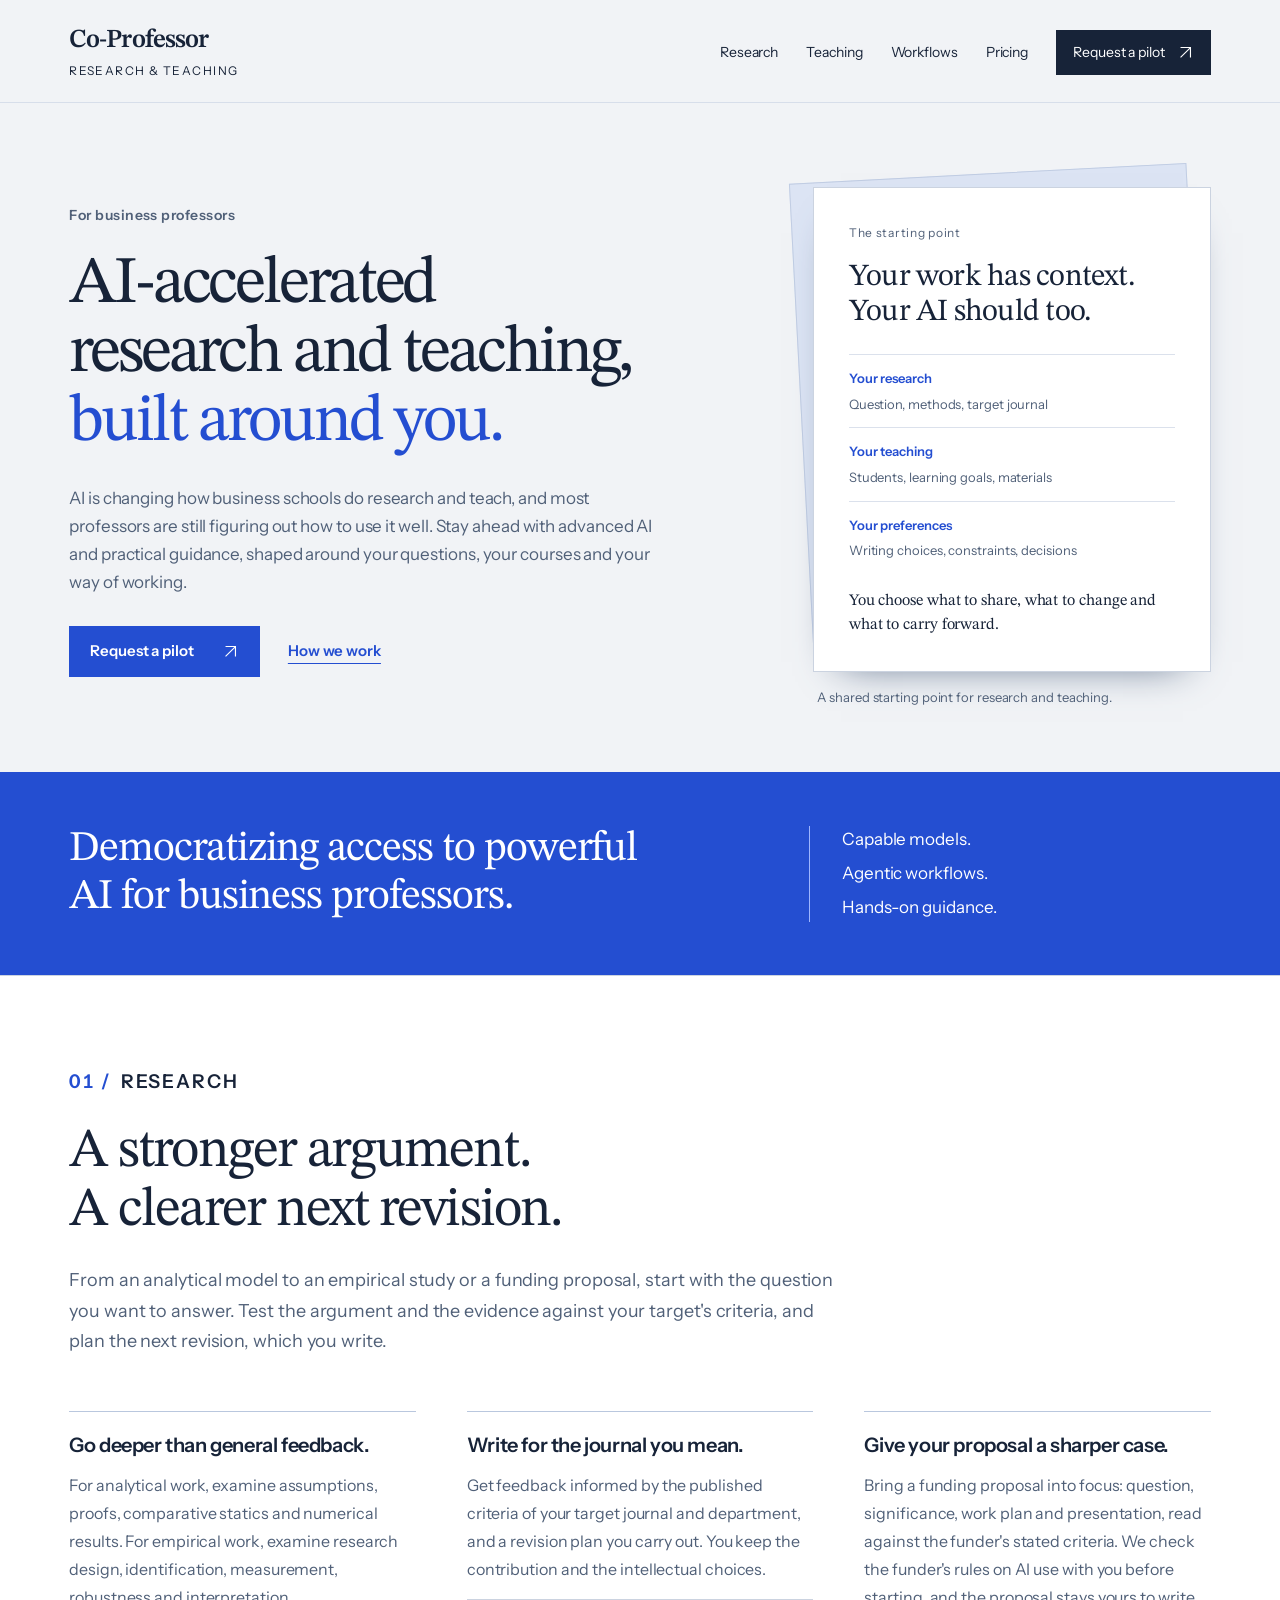
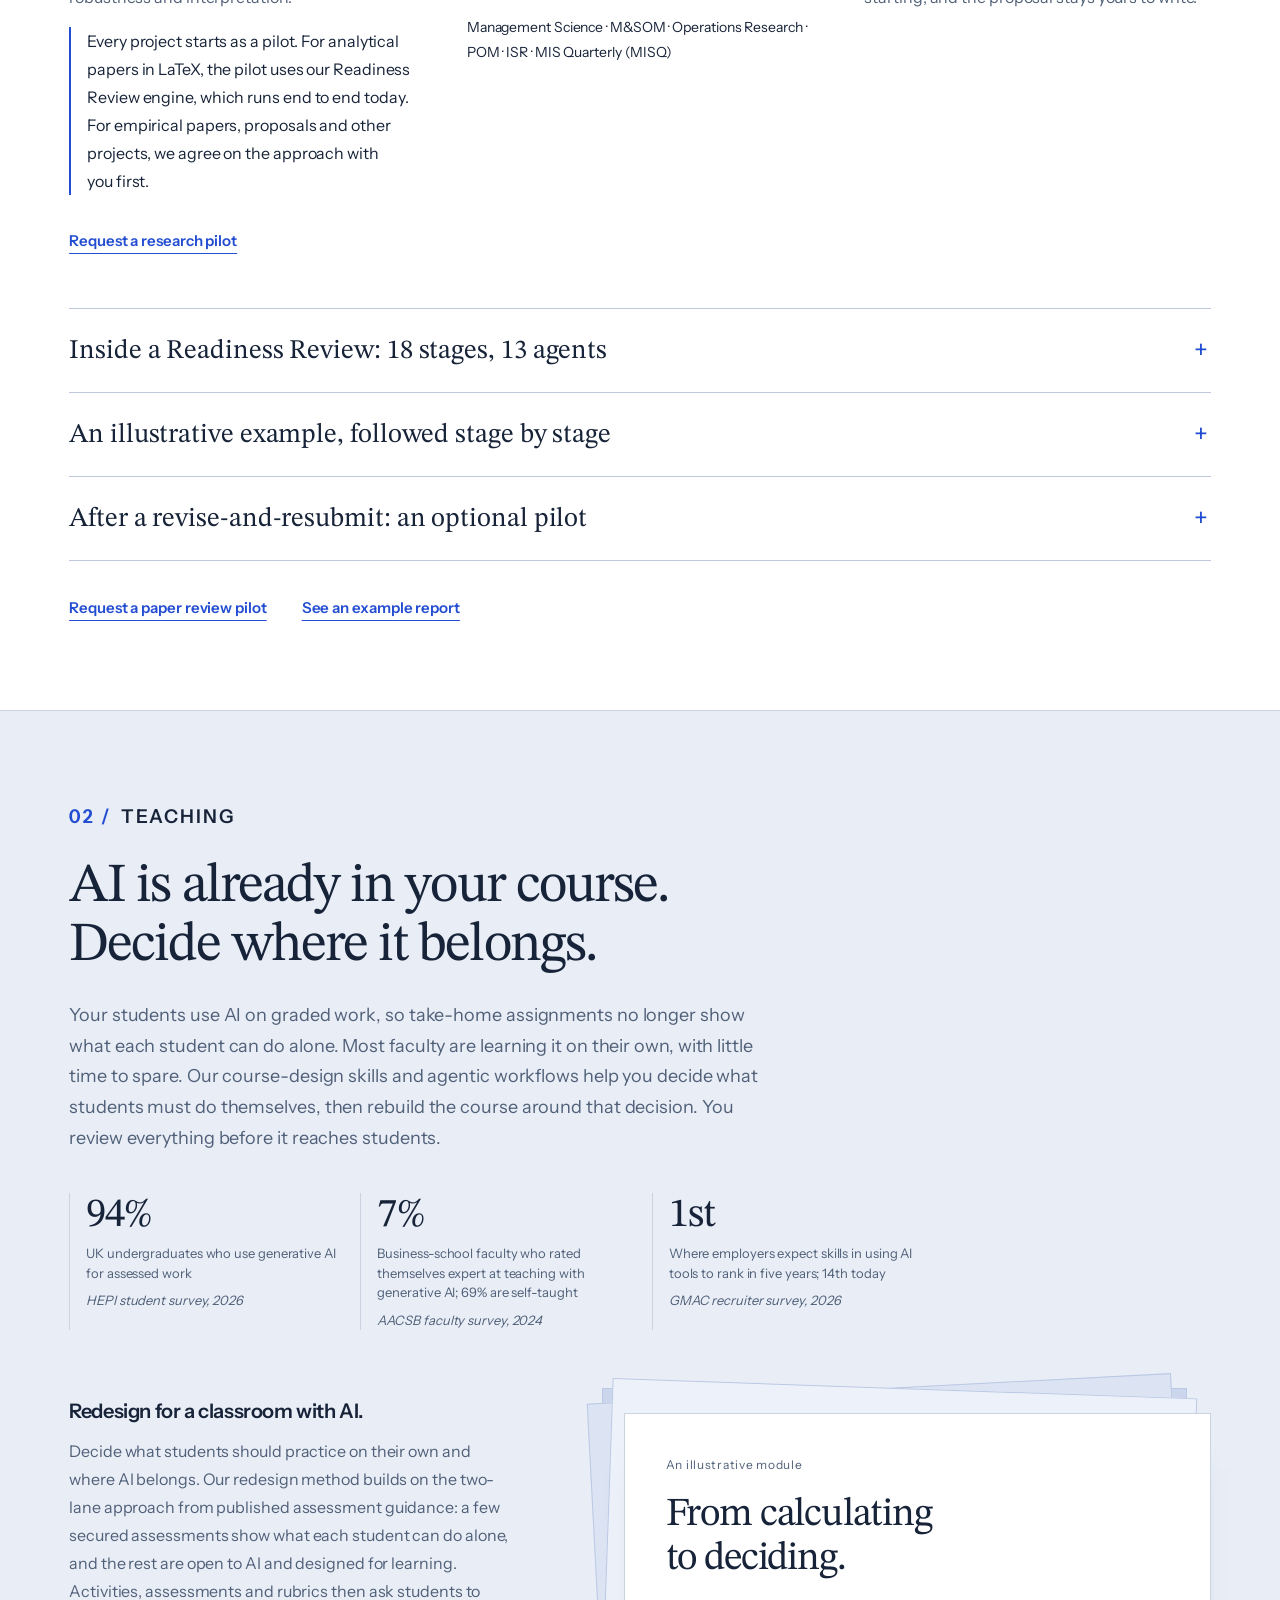
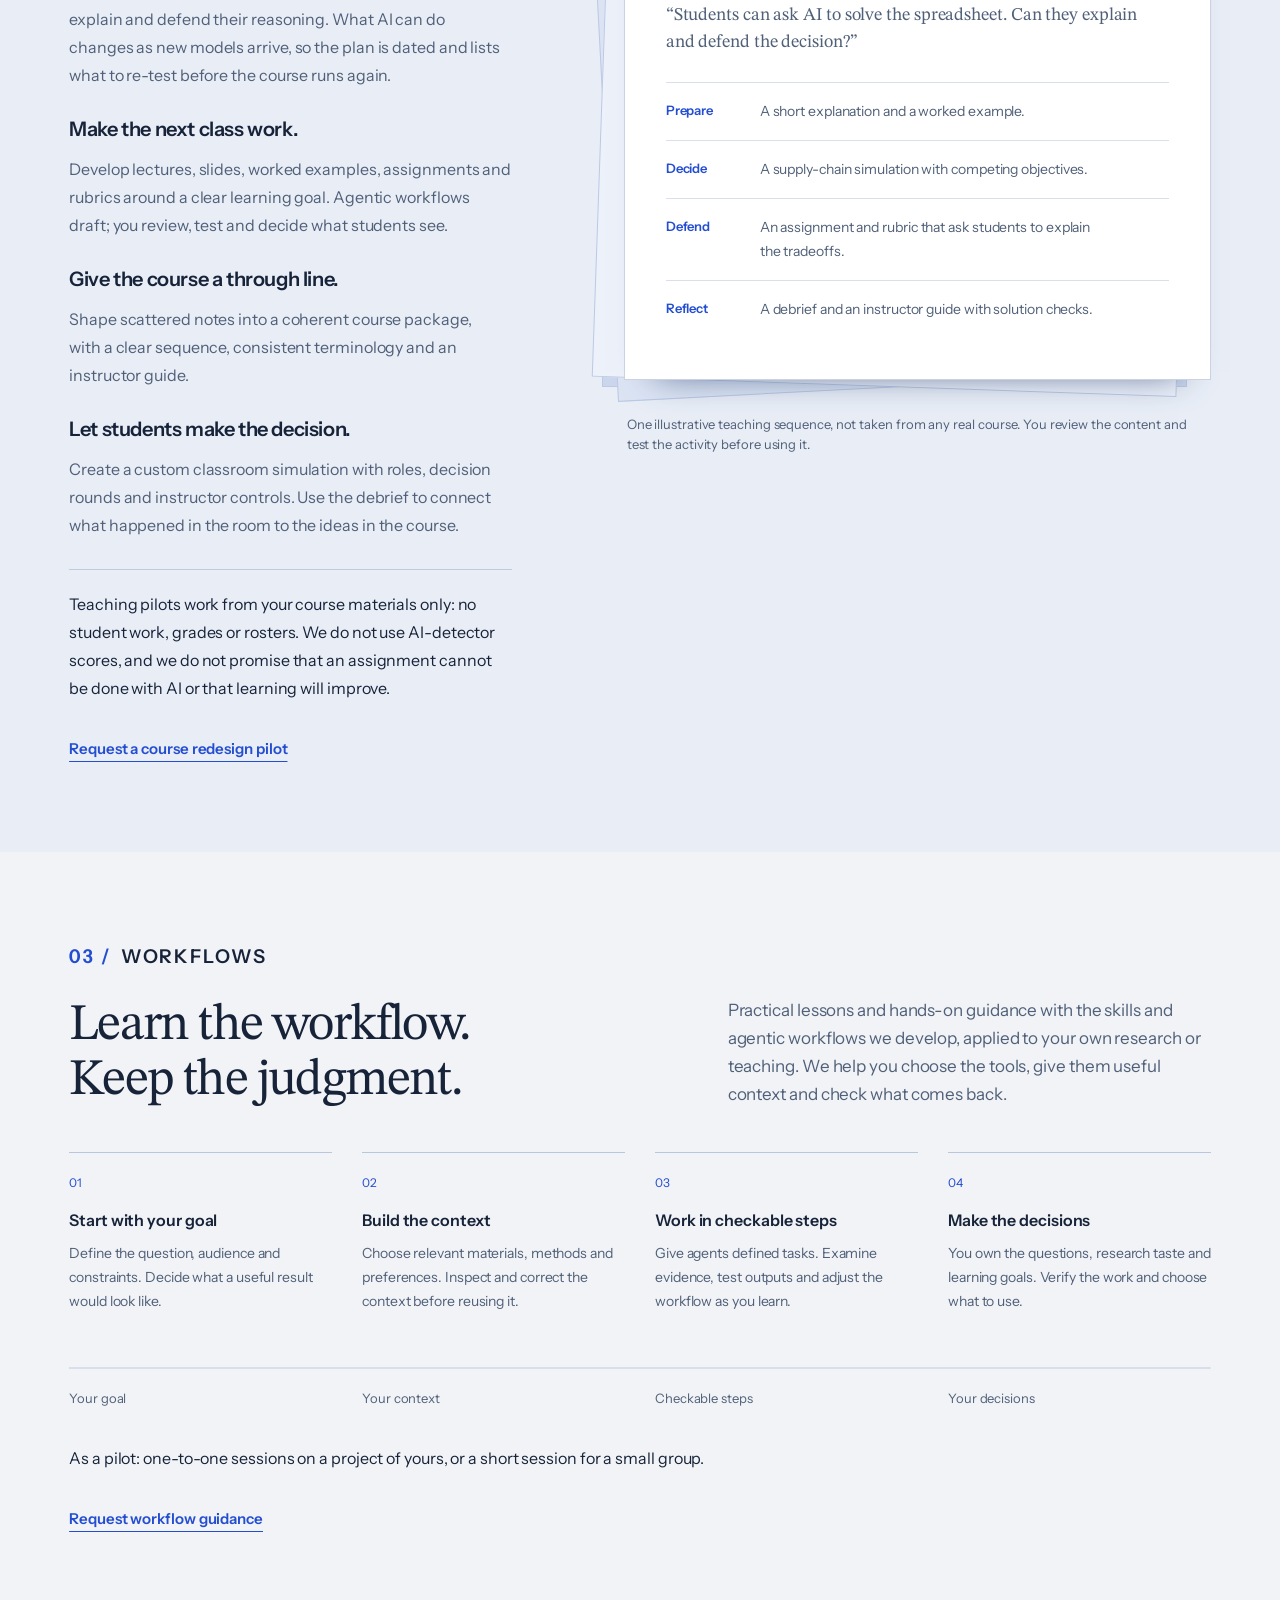
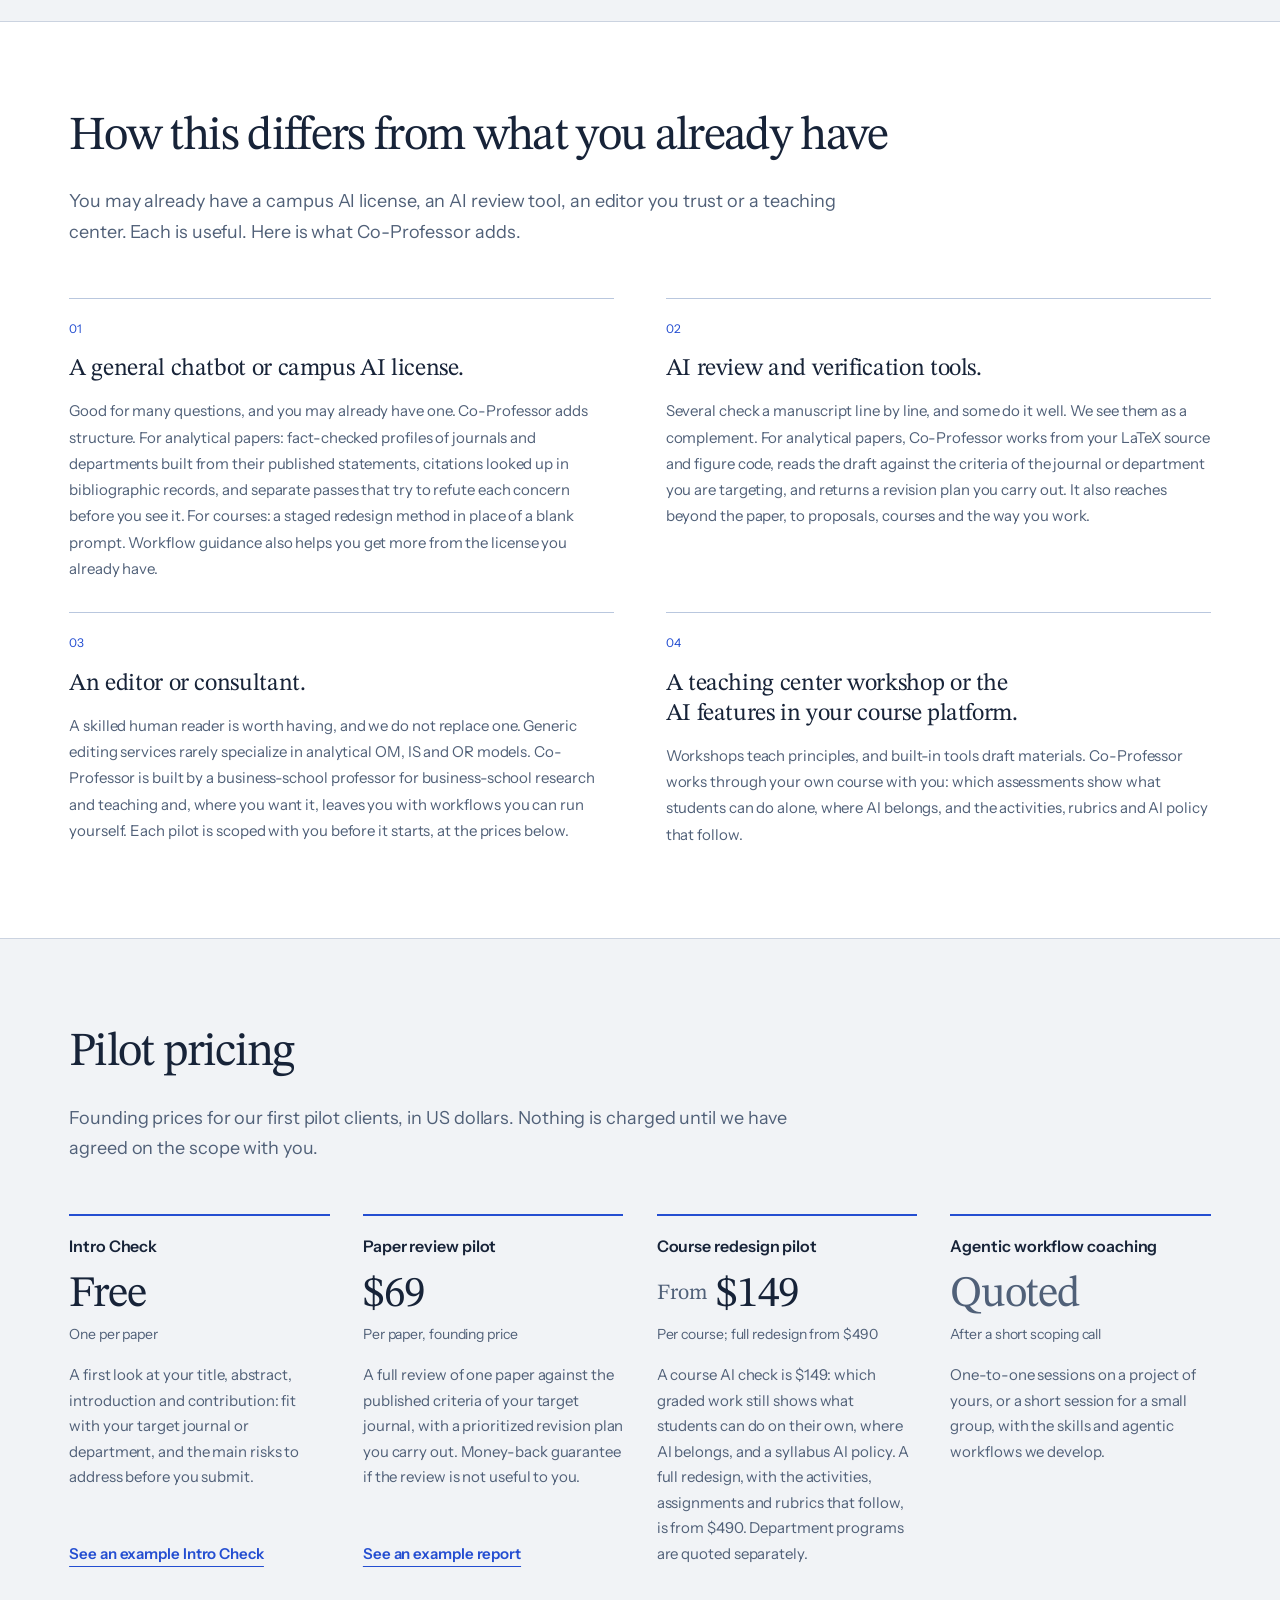
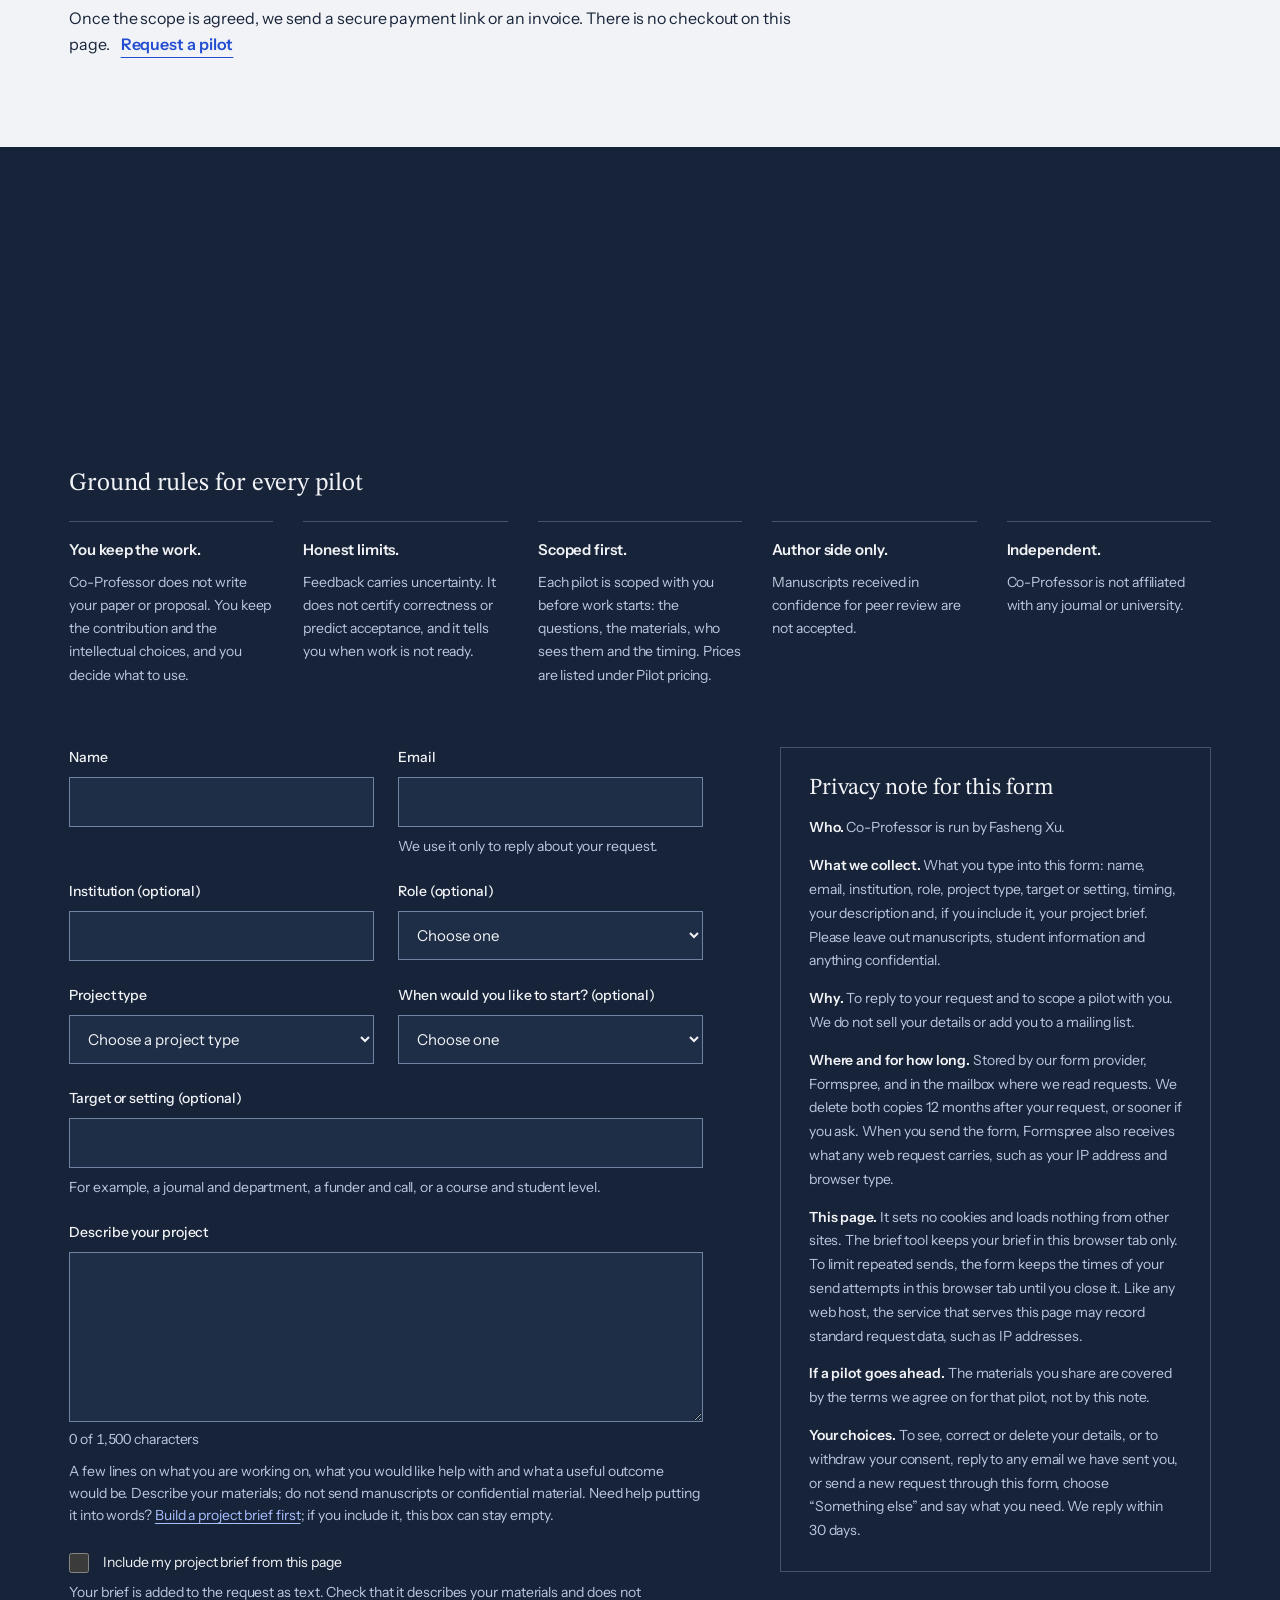
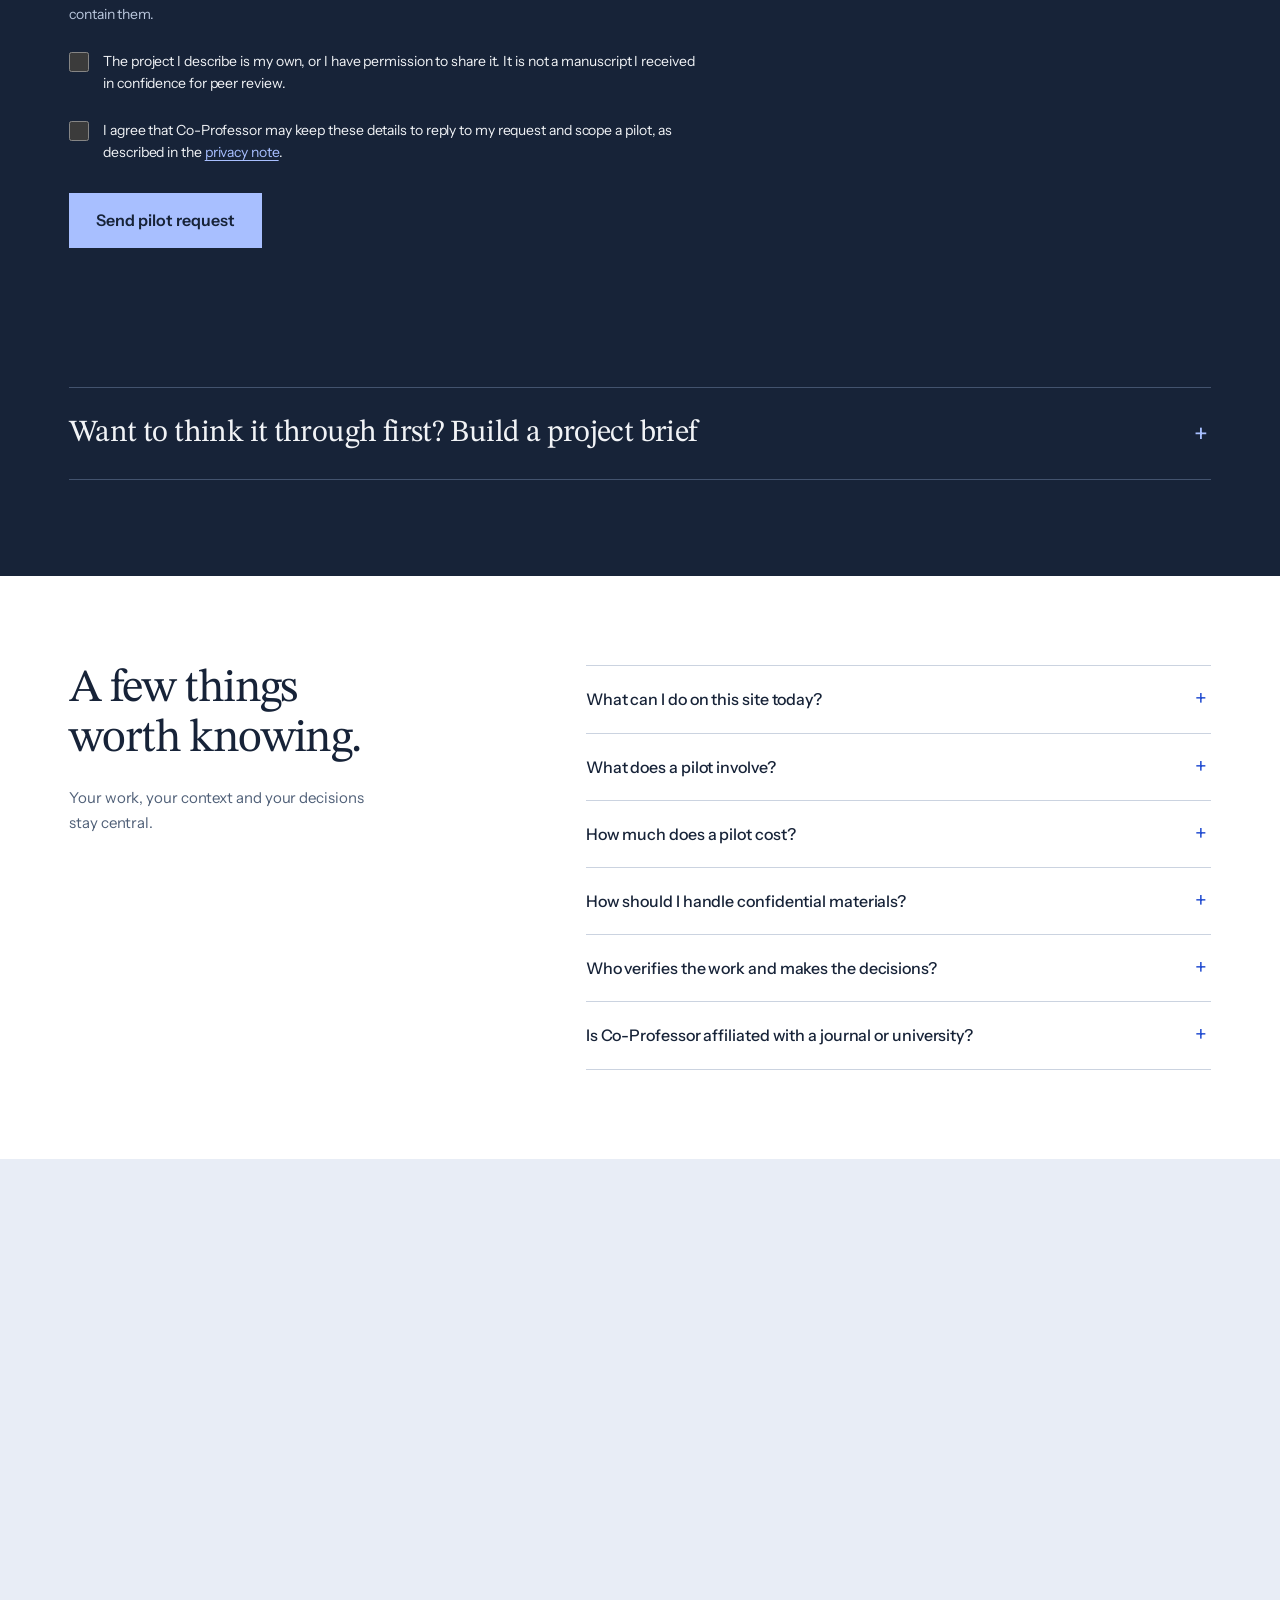
<file: co-professor/cinematic/index.html>
<!doctype html>
<html lang="en">
<head>
  <meta charset="utf-8">
  <meta name="viewport" content="width=device-width, initial-scale=1">
  <meta name="robots" content="noindex, follow">
  <link rel="canonical" href="../">
  <title>Co-Professor</title>
  <script>
    const destination = new URL("../", window.location.href);
    destination.search = window.location.search;
    destination.hash = window.location.hash;
    window.location.replace(destination.href);
  </script>
  <noscript><meta http-equiv="refresh" content="0;url=../"></noscript>
</head>
<body><p><a href="../">Continue to Co-Professor</a></p></body>
</html>
</file>
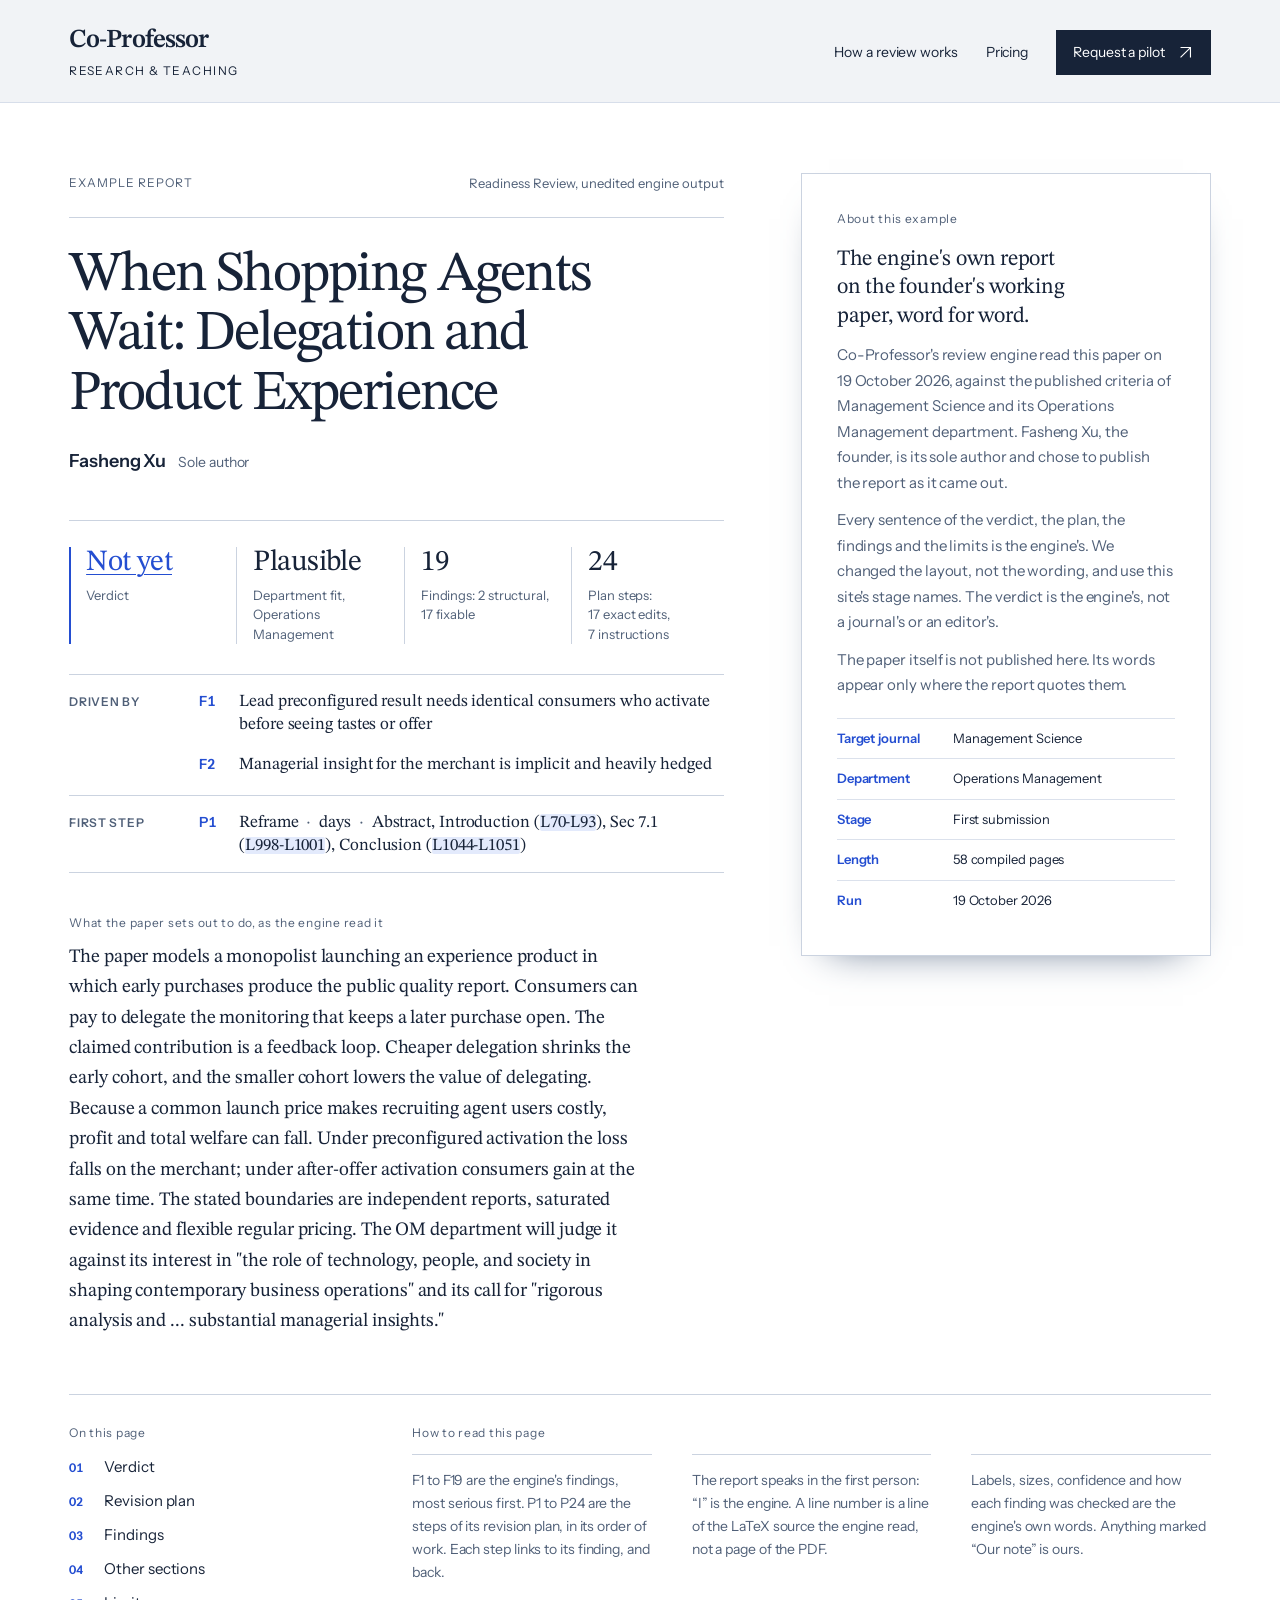
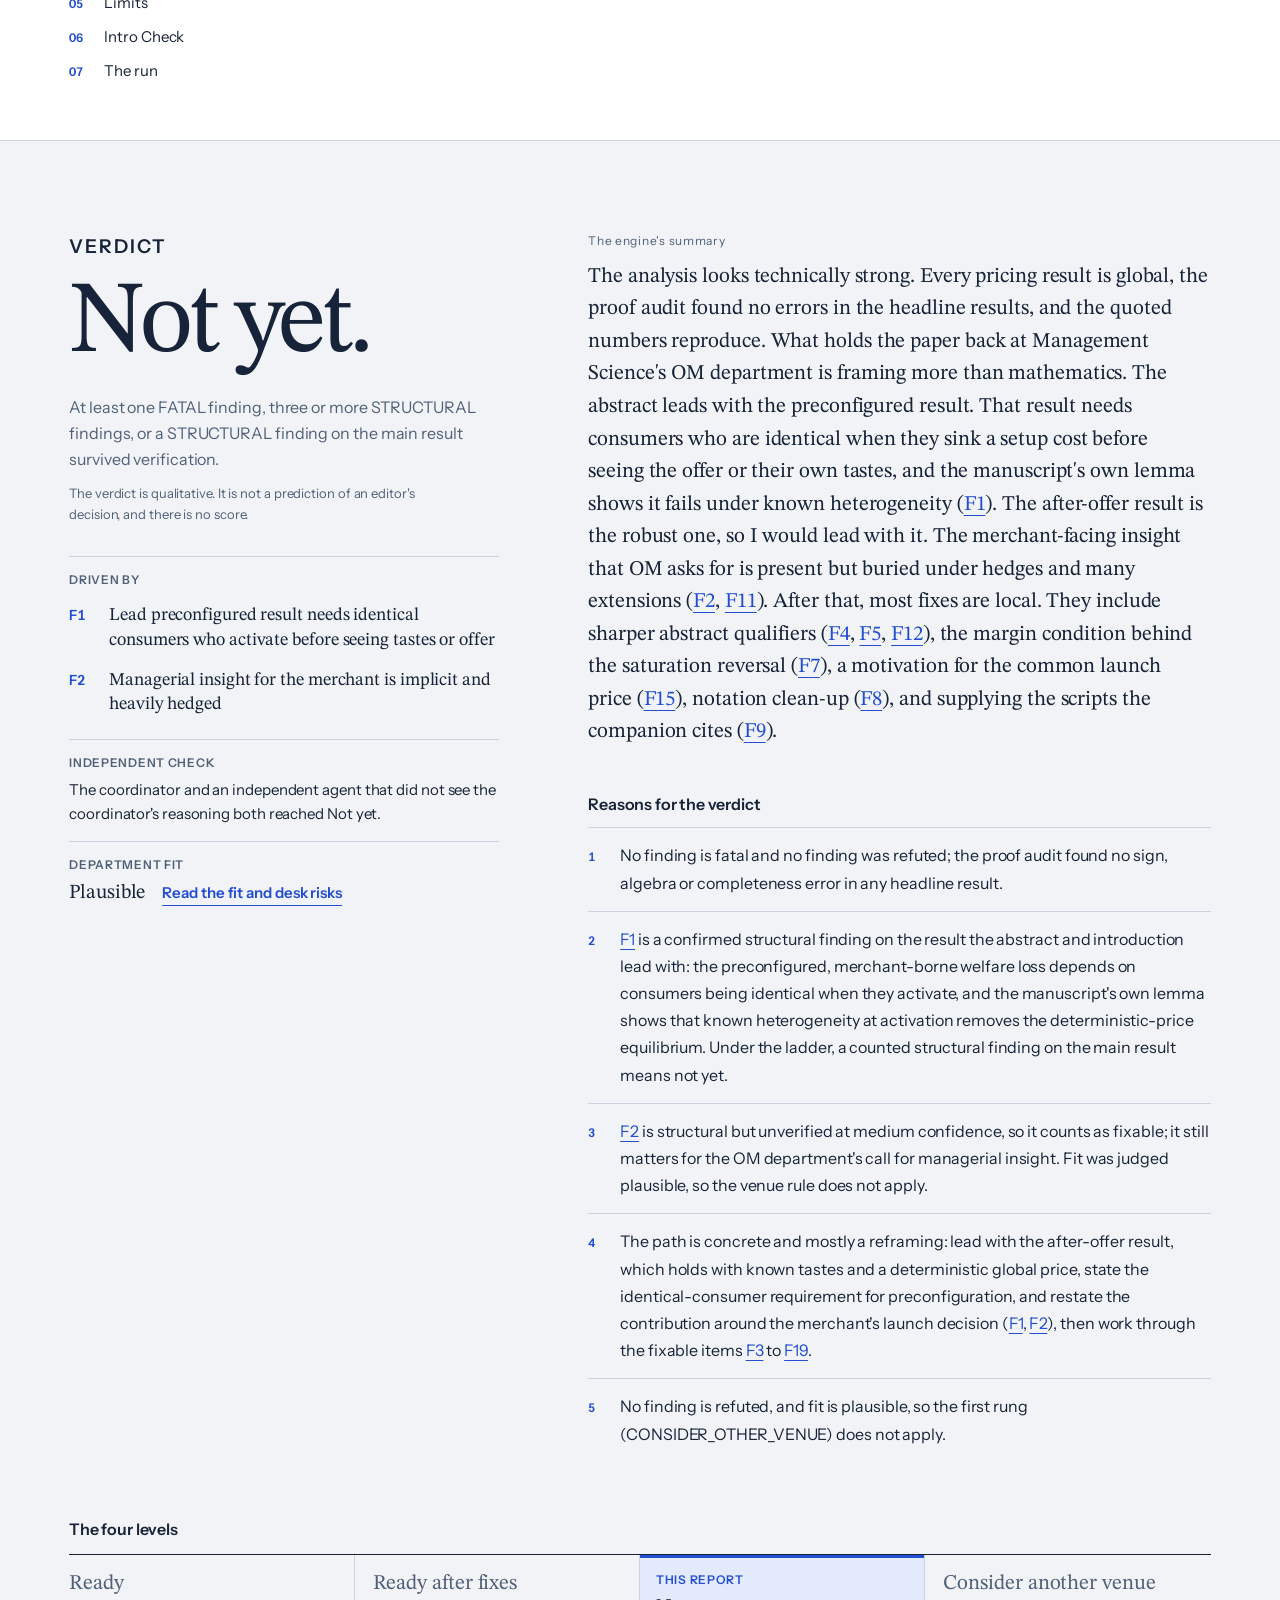
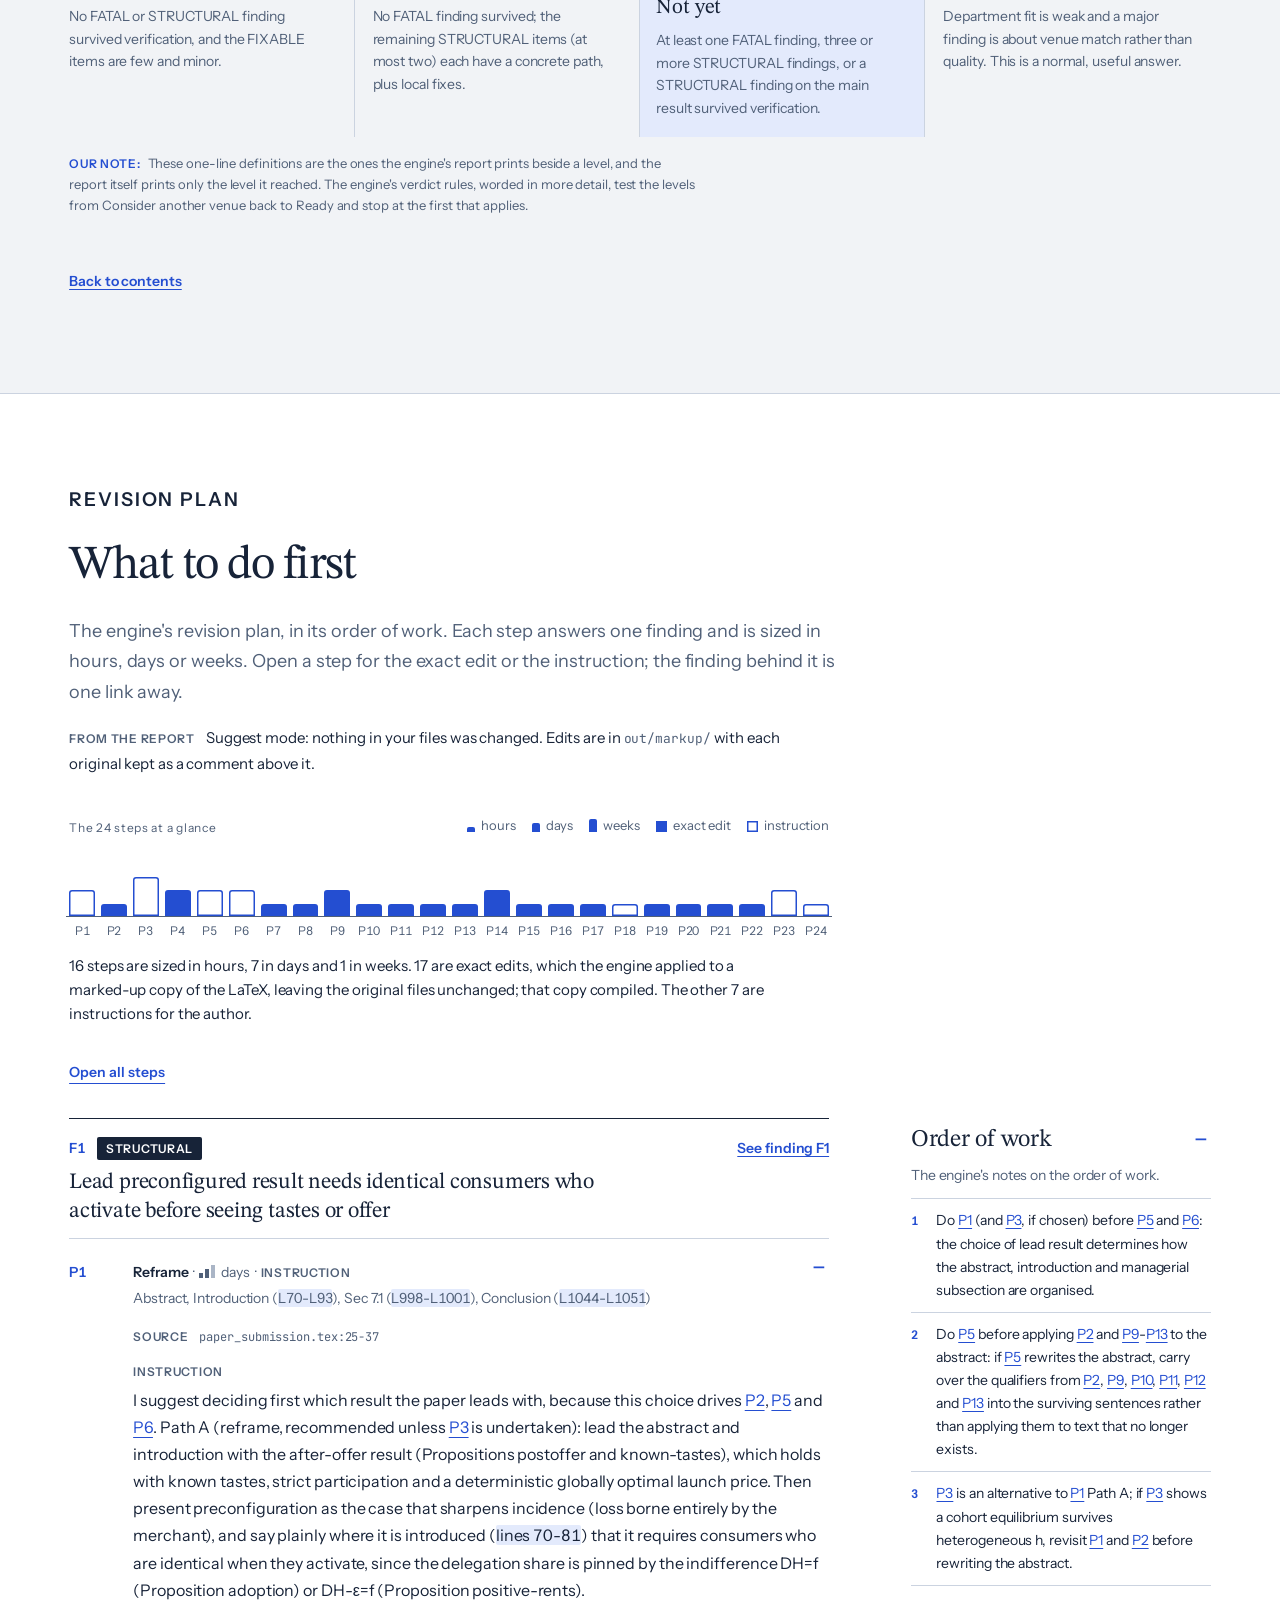
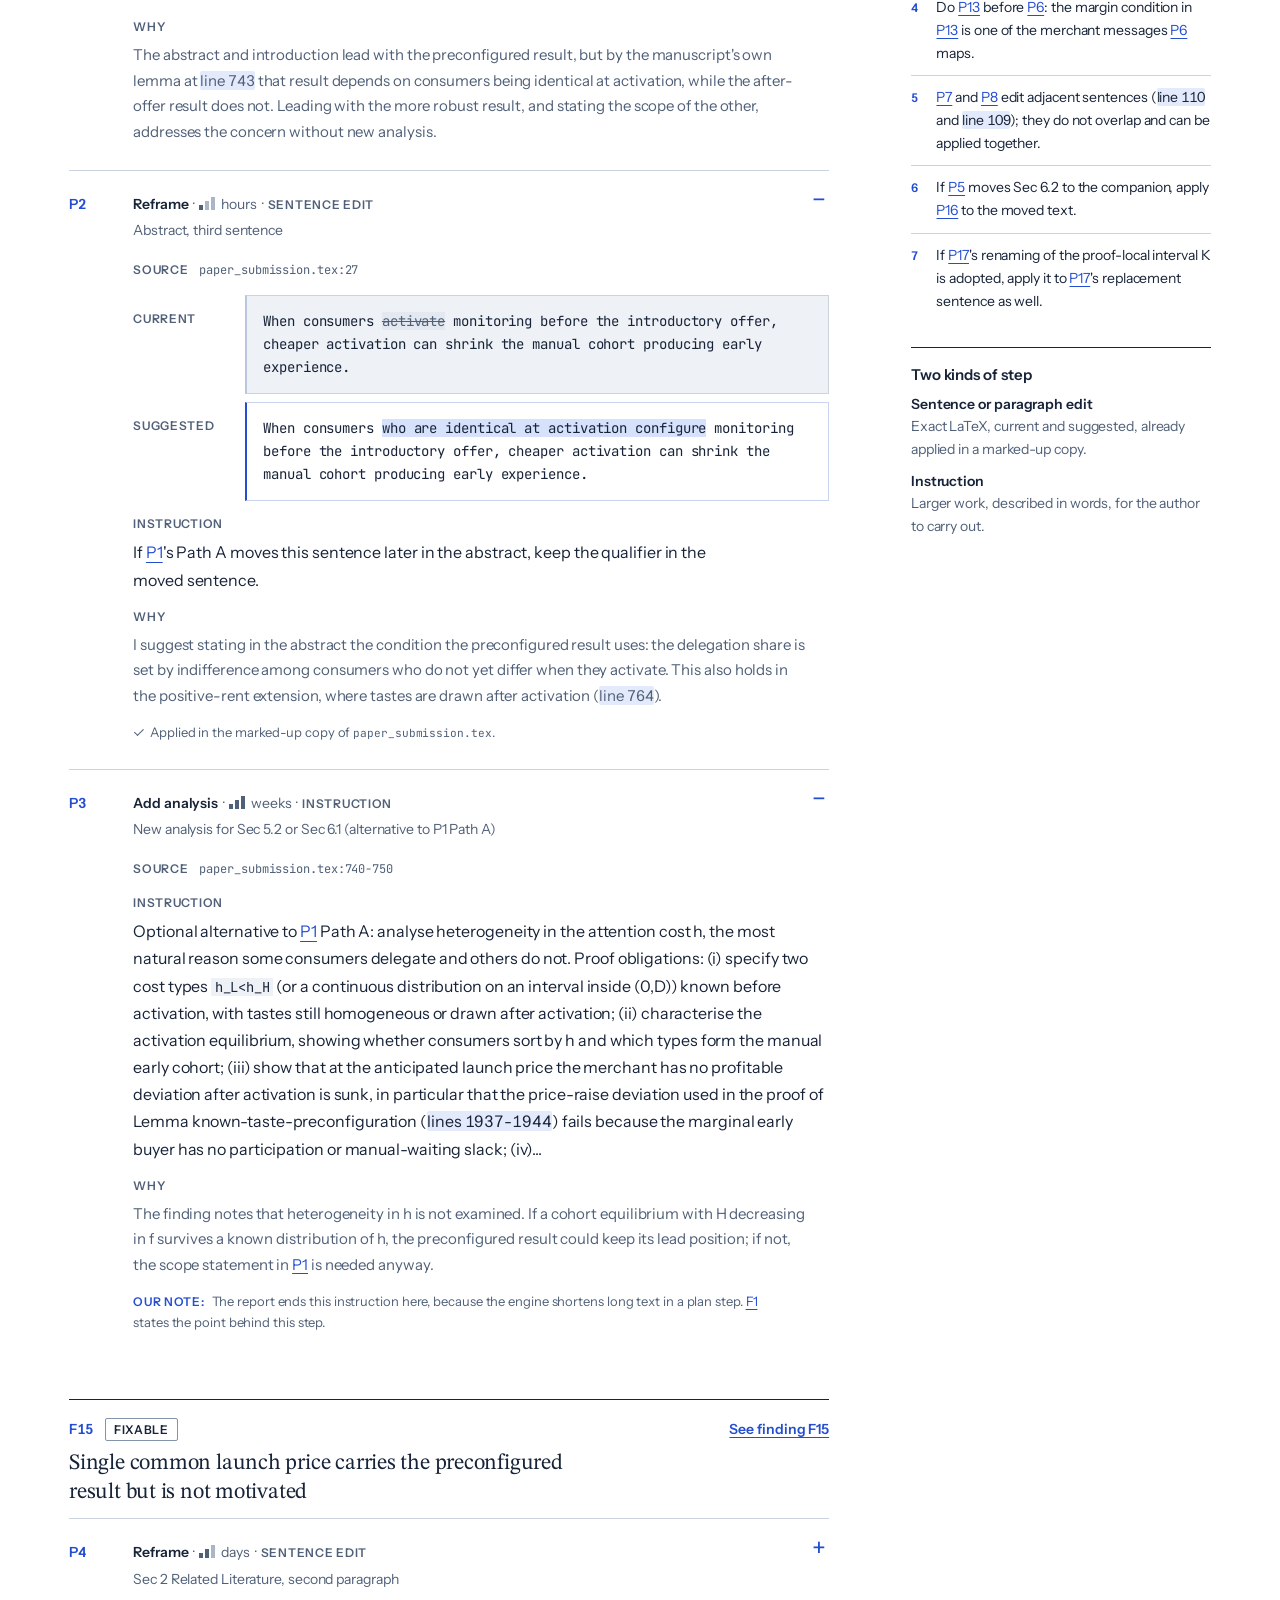
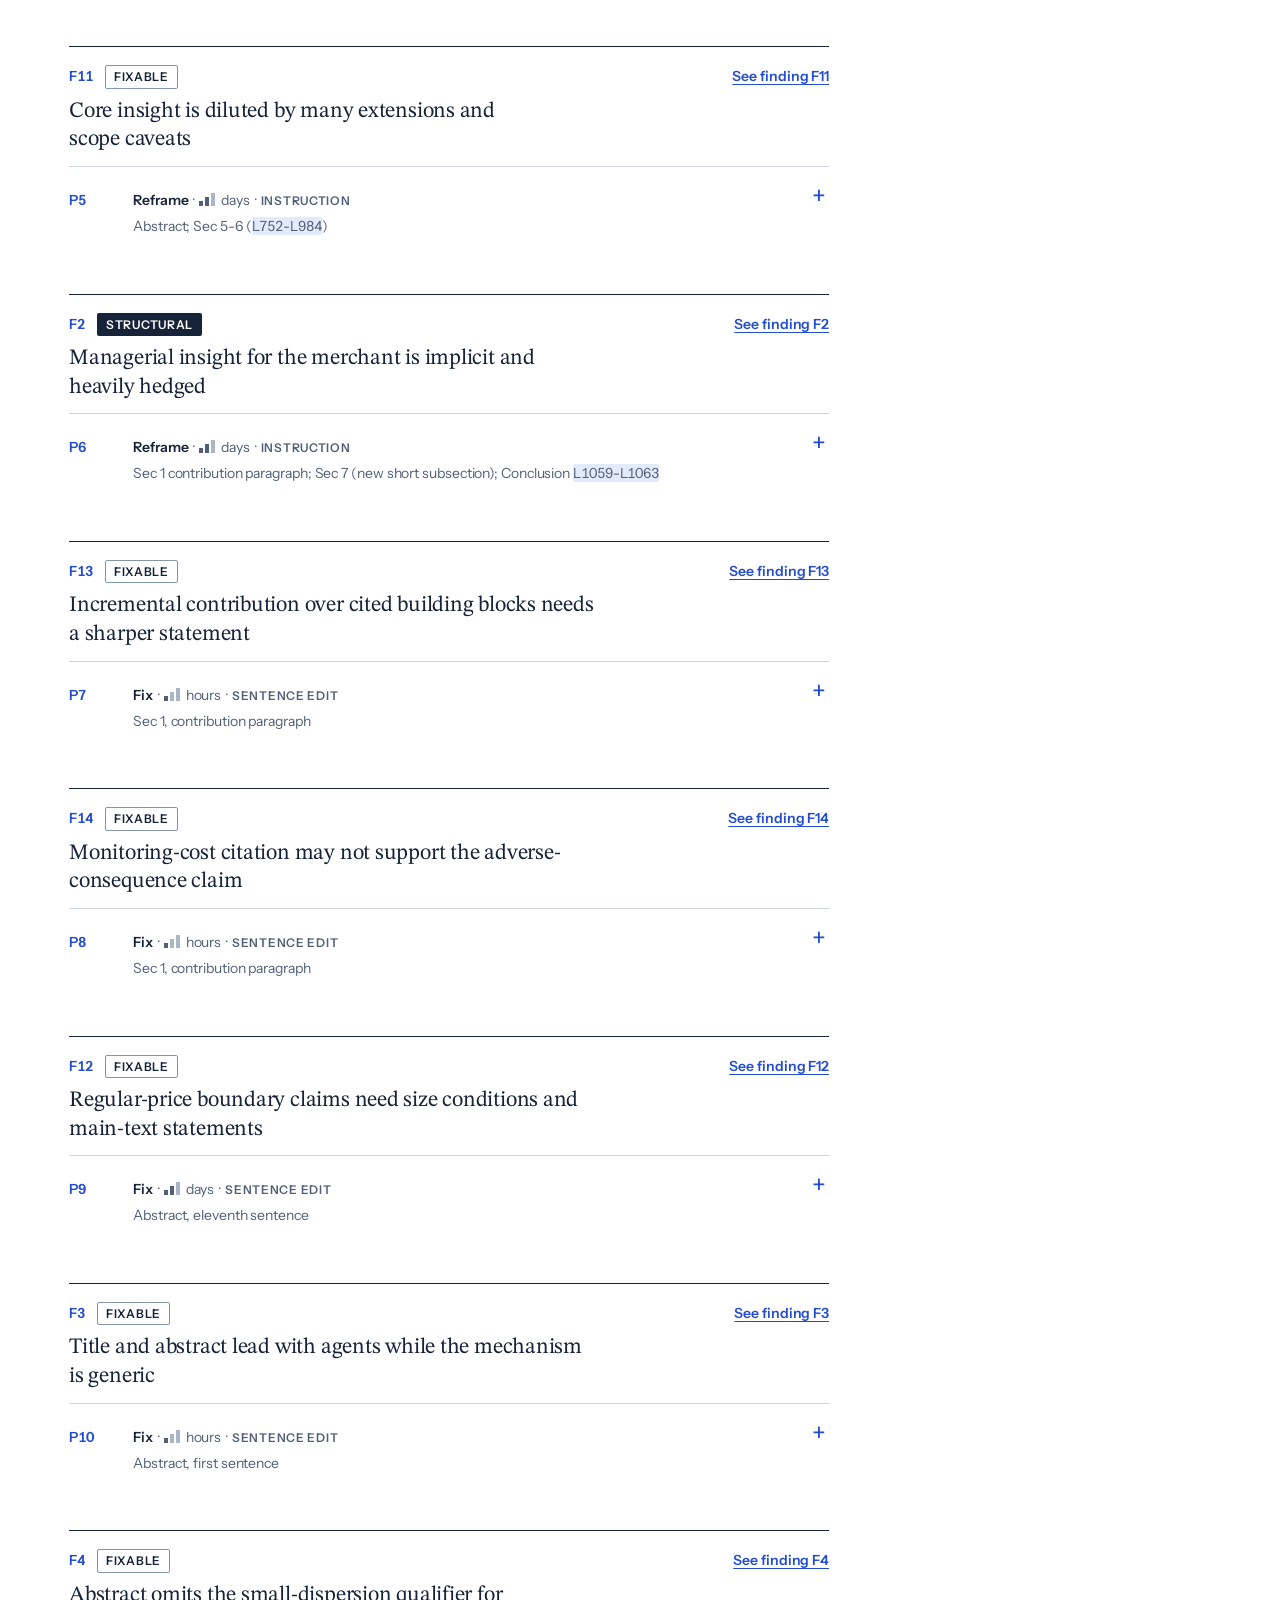
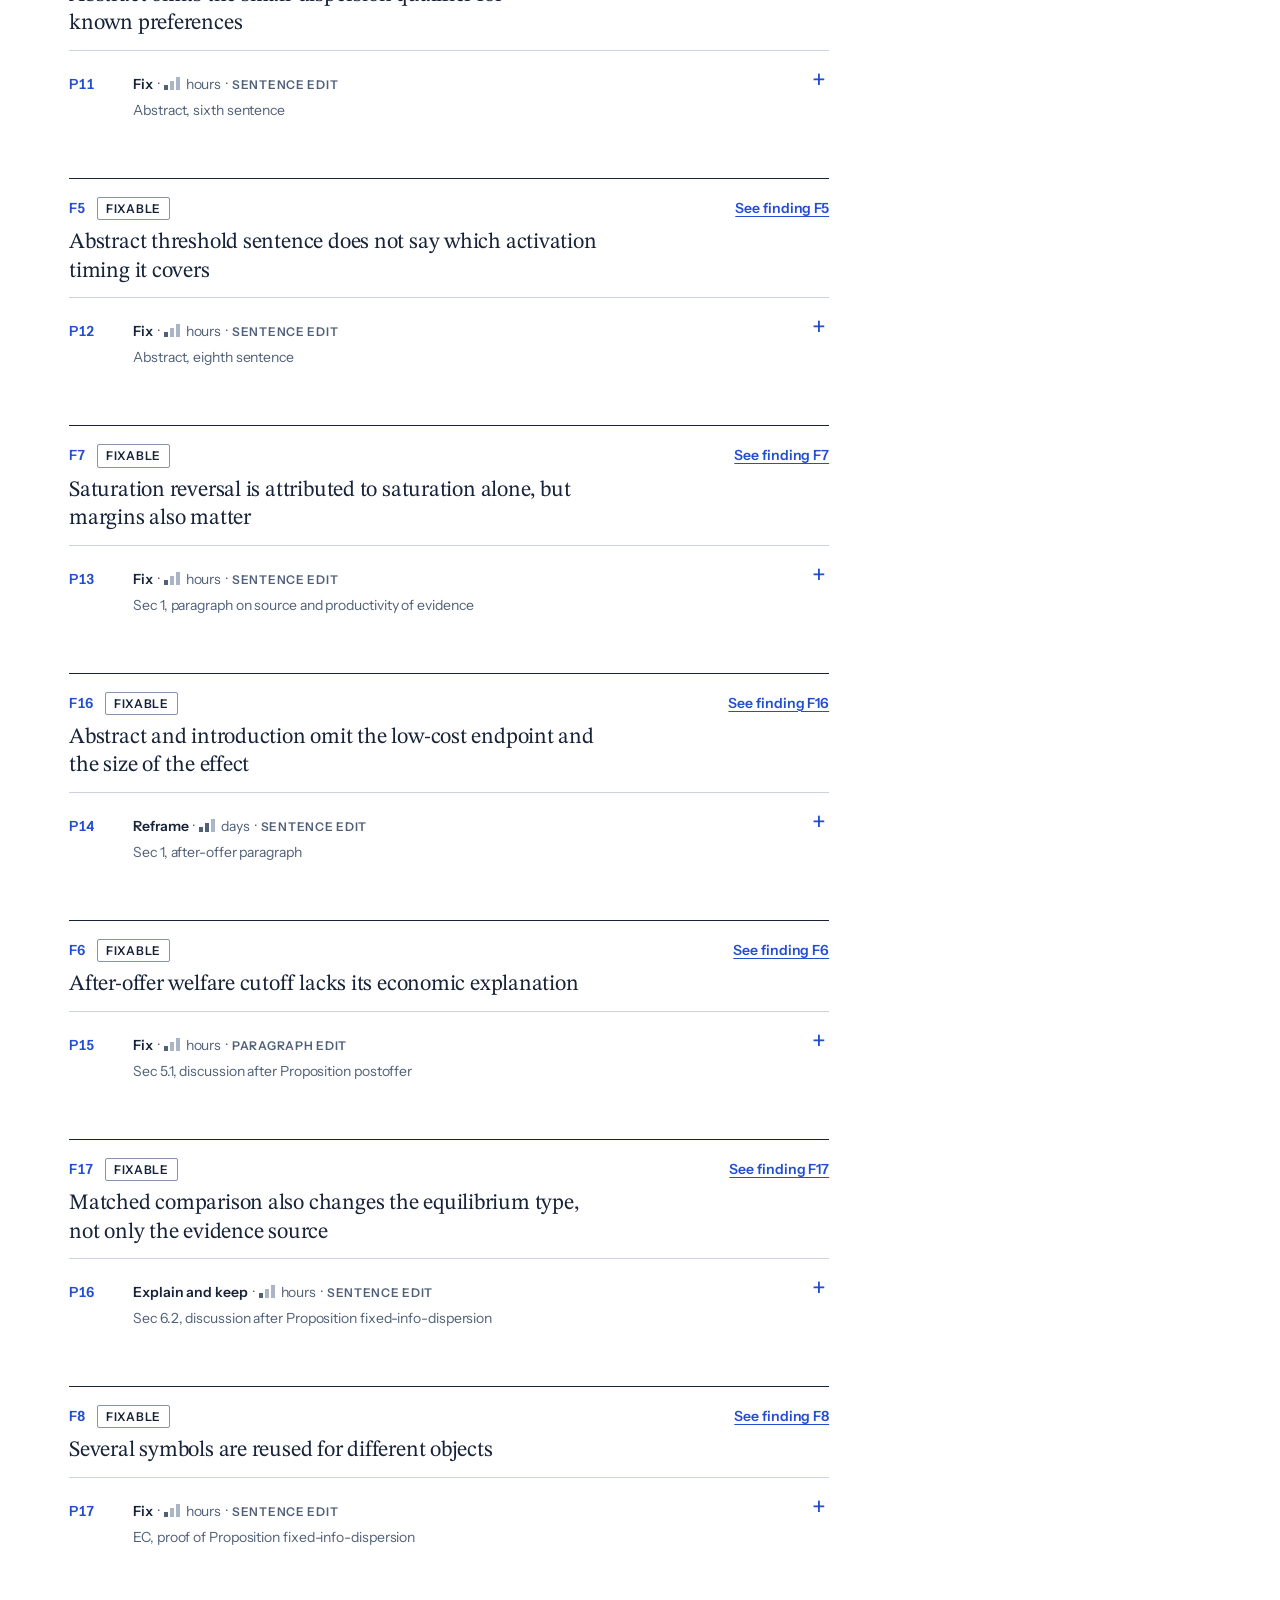
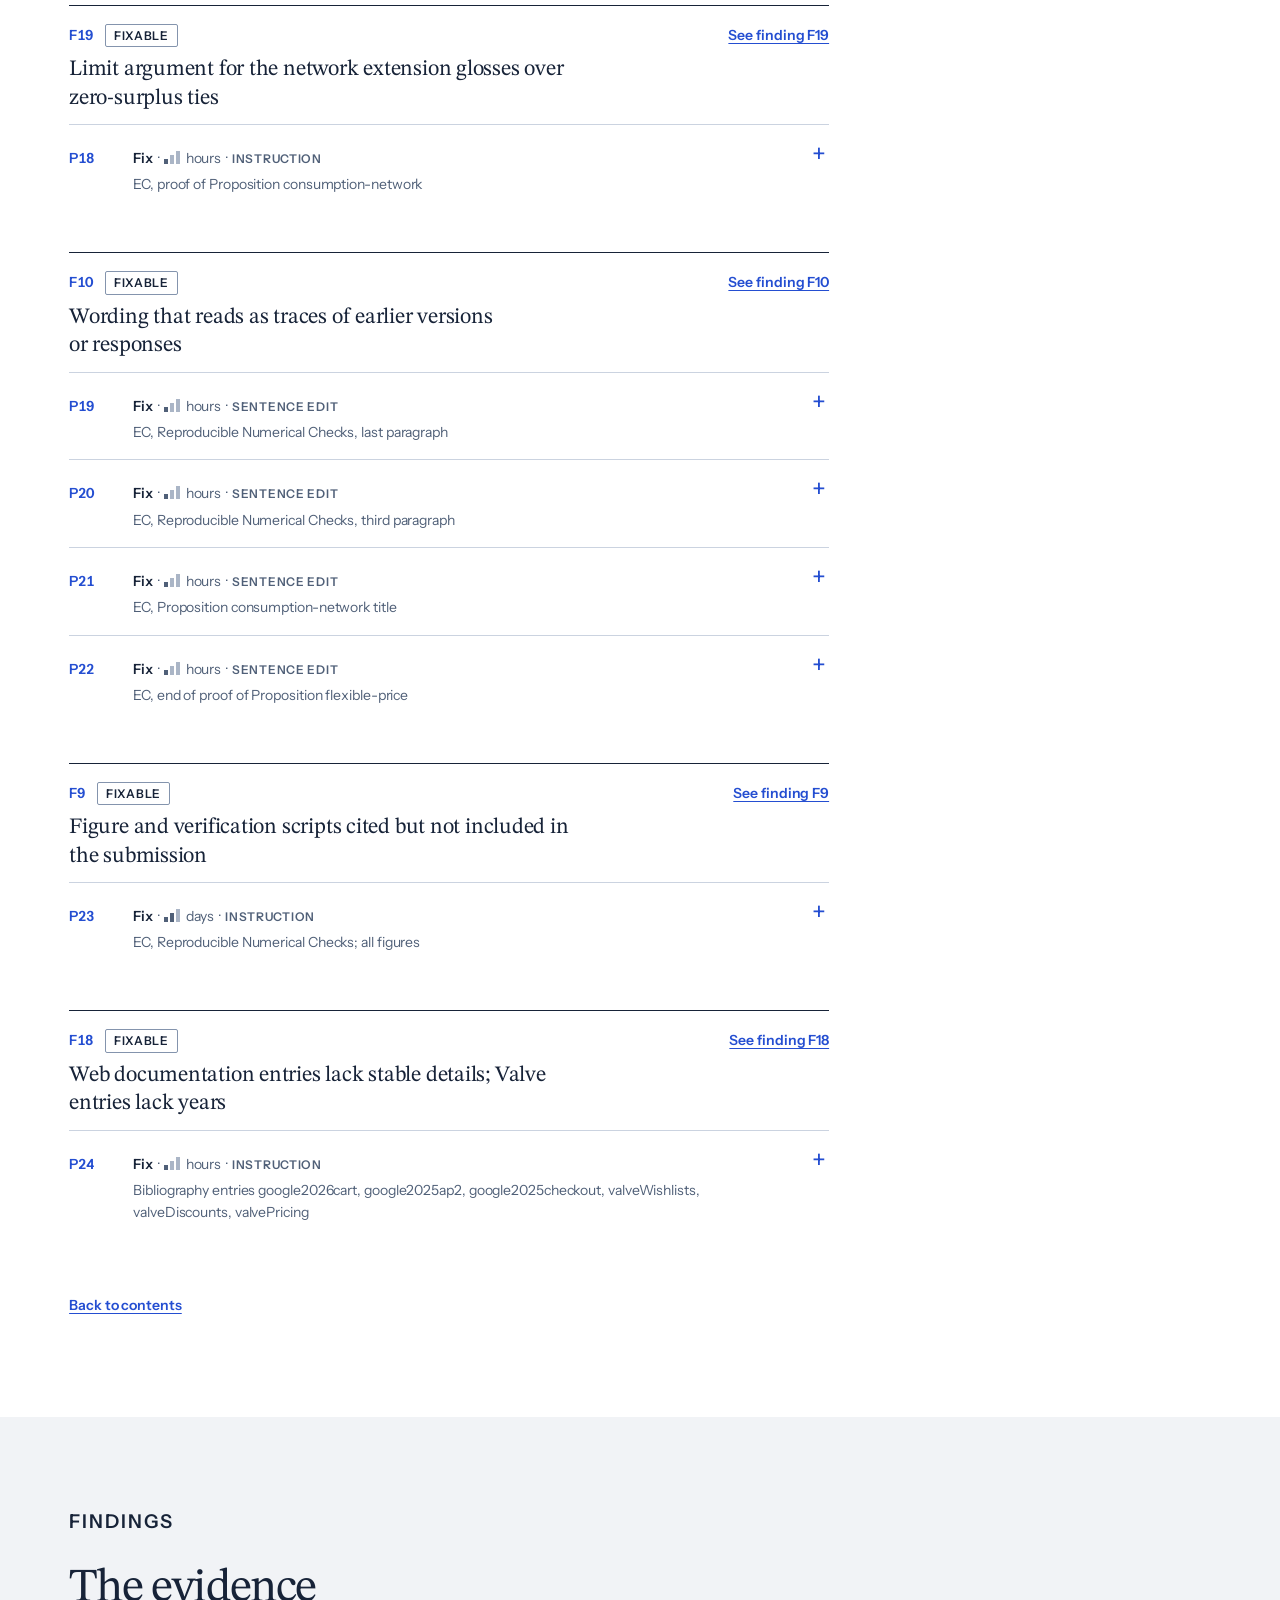
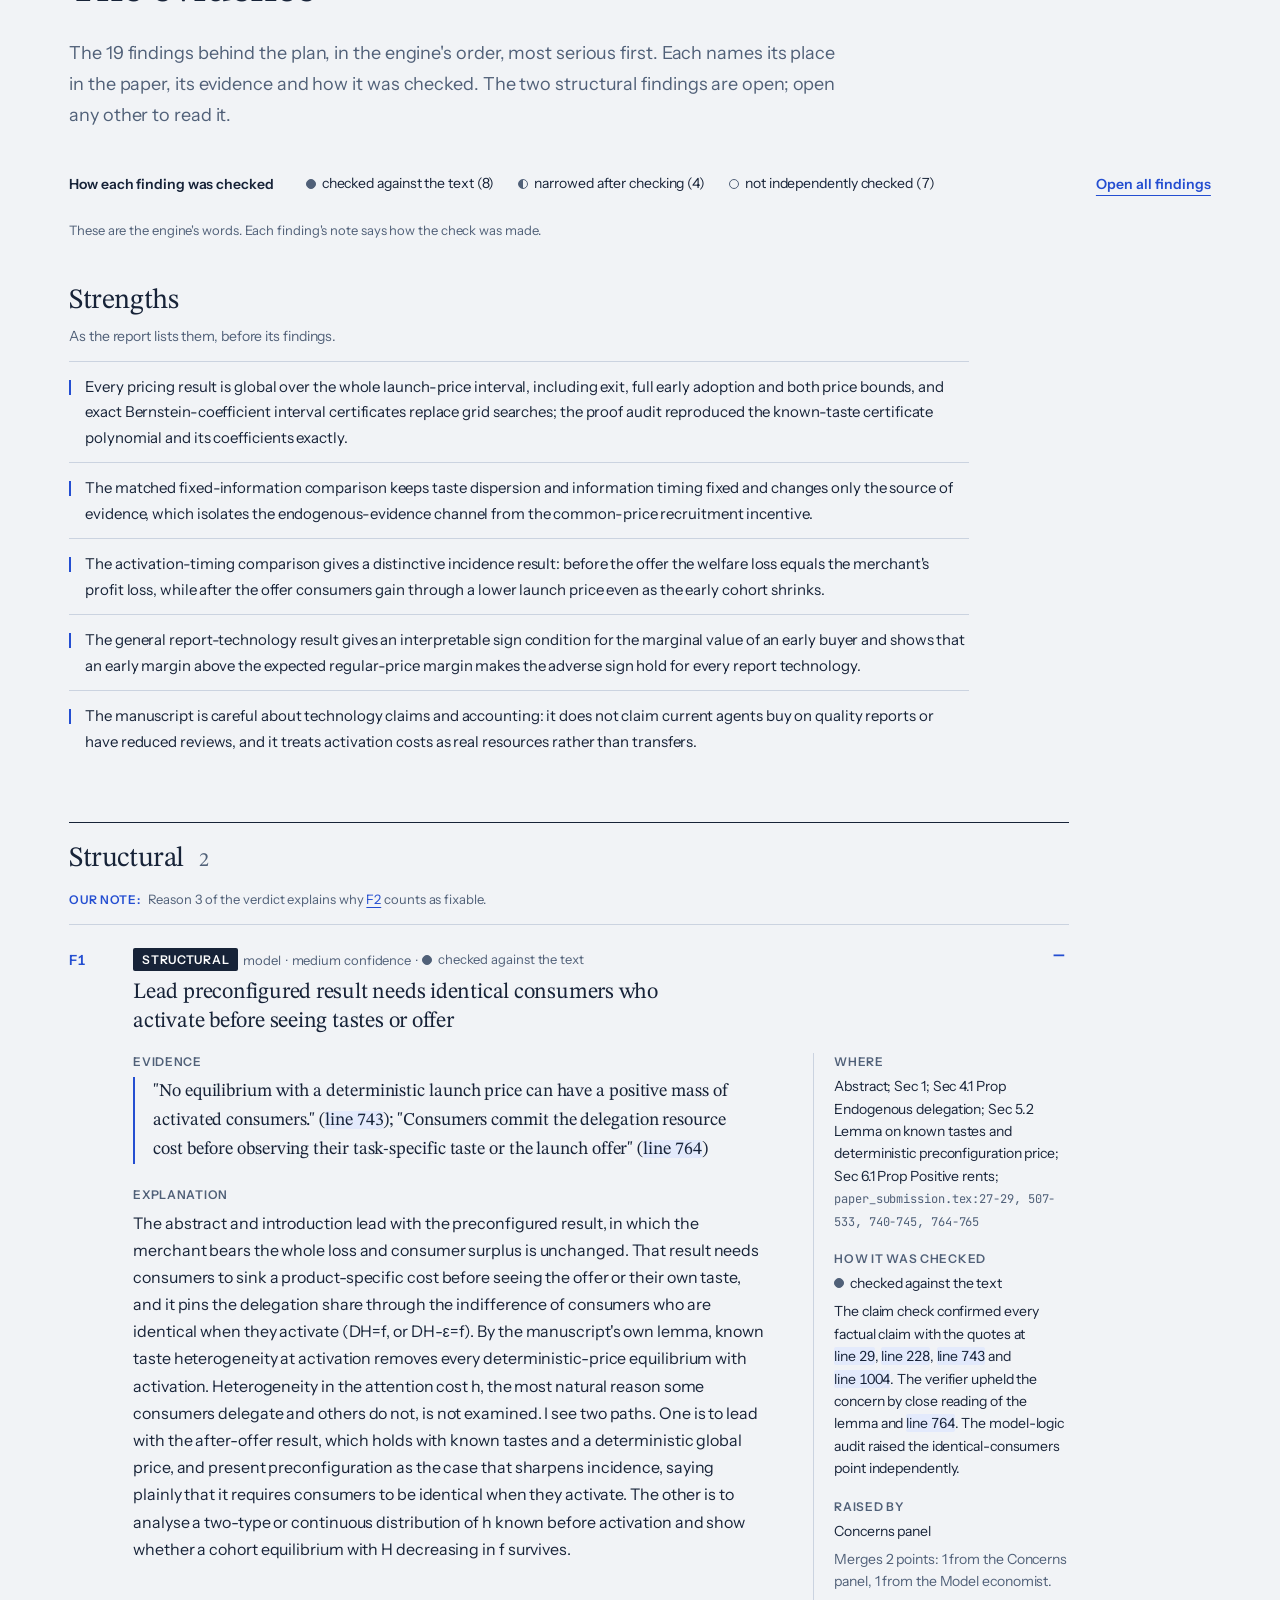
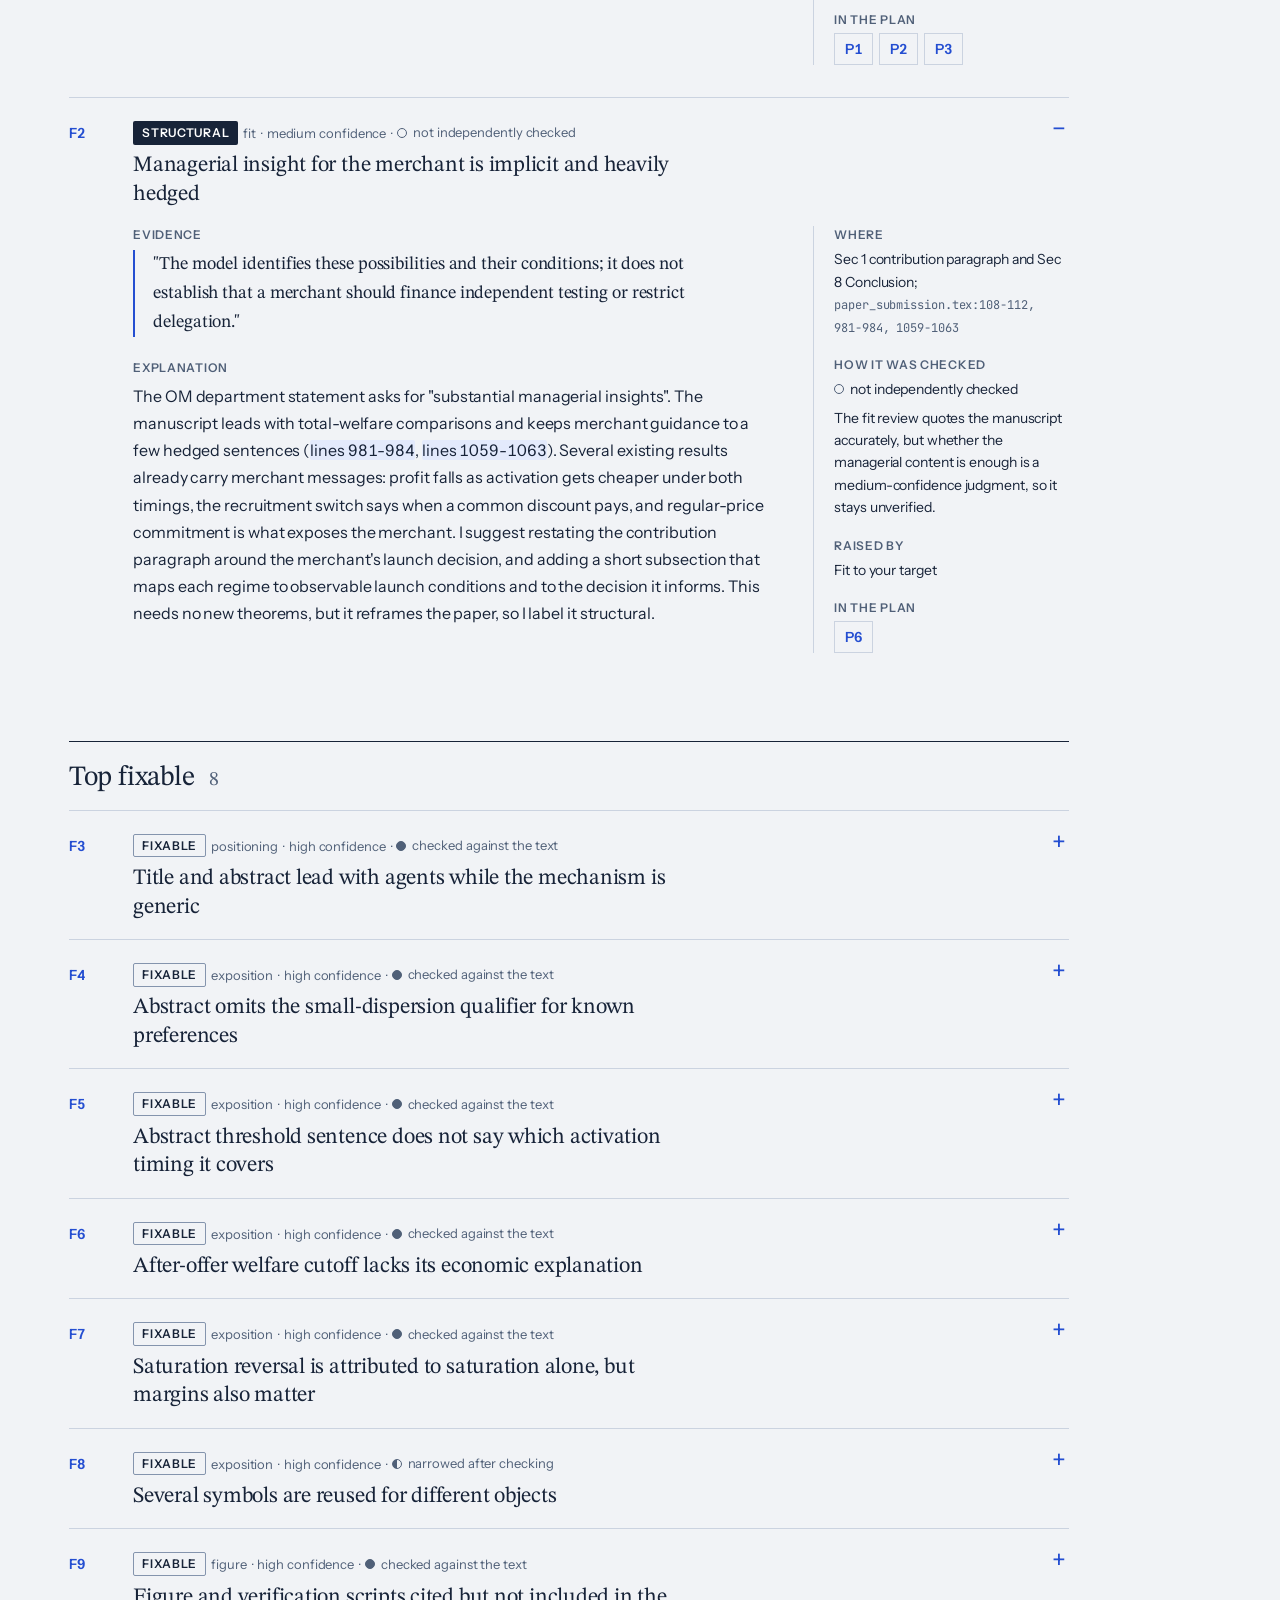
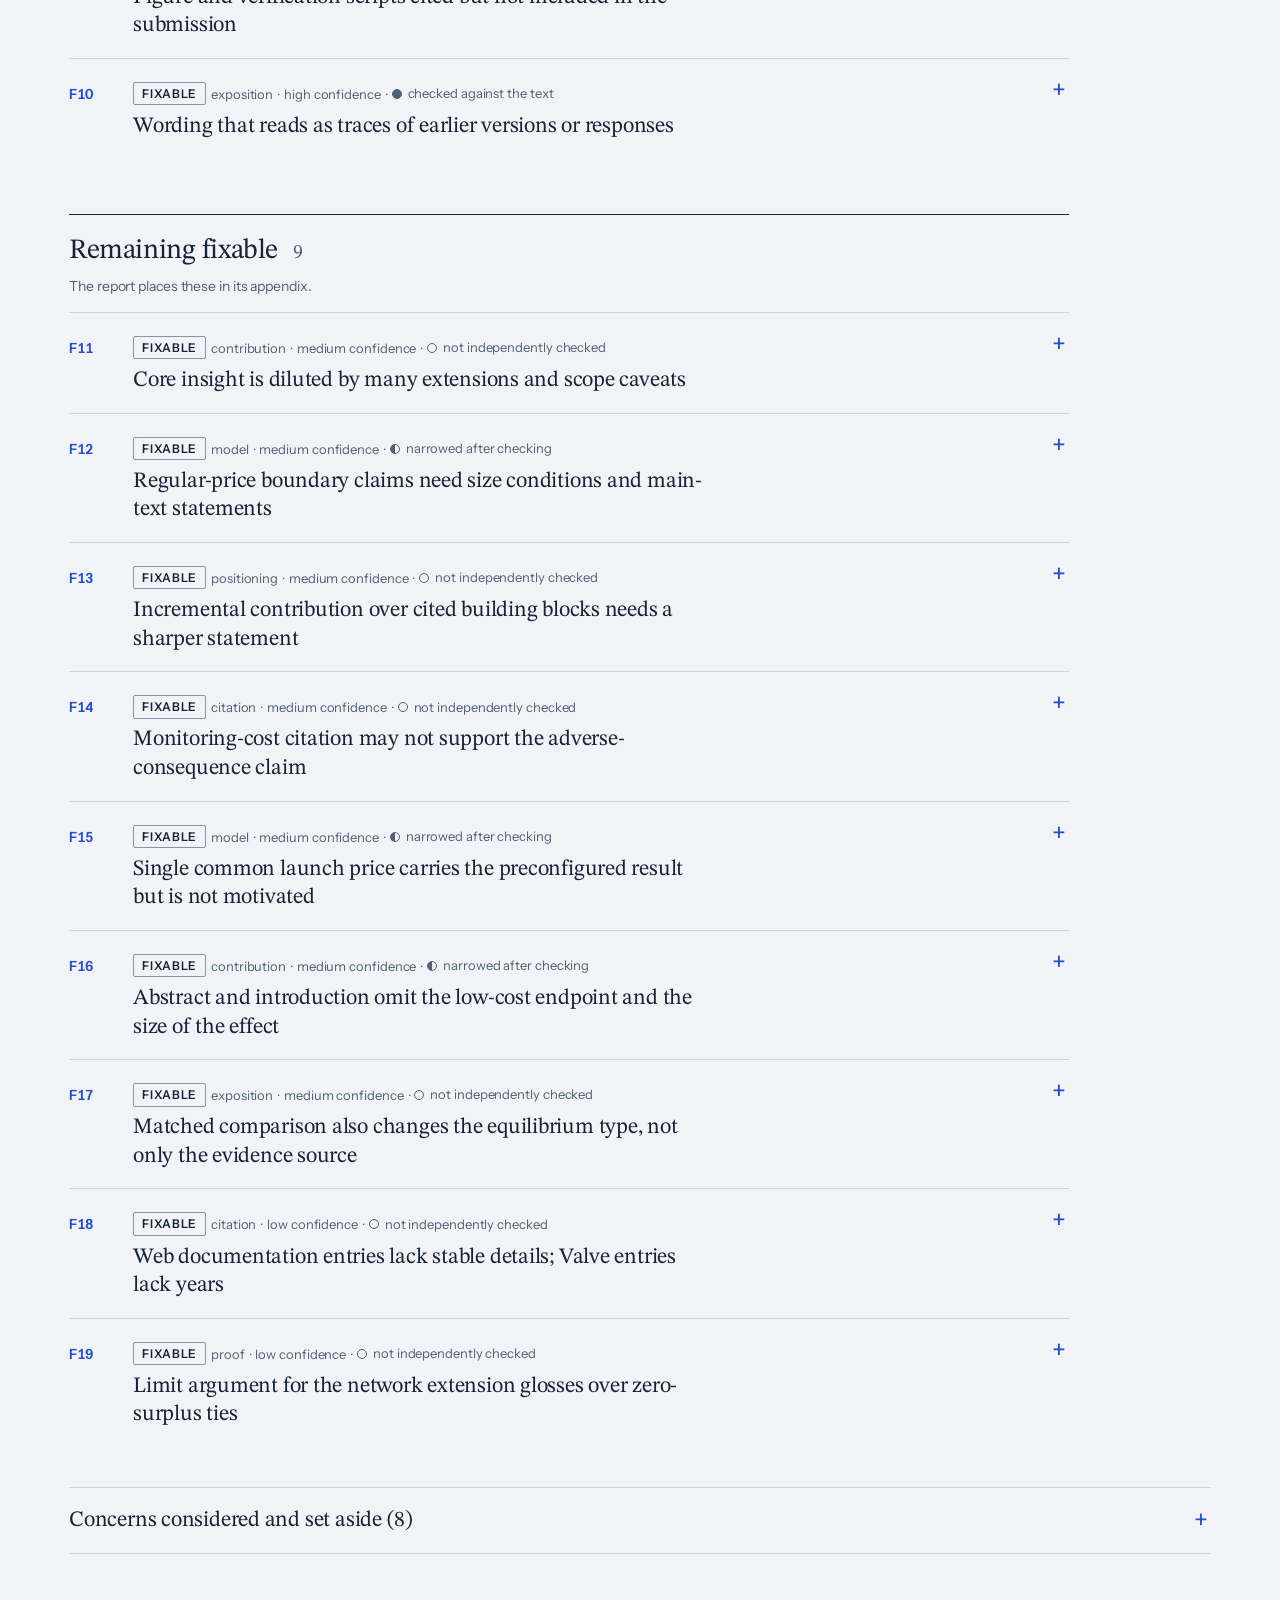
<file: co-professor/example/index.html>
<!doctype html>
<html lang="en">
<head>
  <meta charset="utf-8">
  <meta name="viewport" content="width=device-width, initial-scale=1">
  <meta name="color-scheme" content="light">
  <meta http-equiv="Content-Security-Policy" content="default-src 'none'; script-src 'self'; style-src 'self'; font-src 'self'; img-src 'self' data:; connect-src 'none'; form-action 'none'; base-uri 'none'; object-src 'none'">
  <meta name="robots" content="noindex">
  <title>Example Readiness Review | Co-Professor</title>
  <meta name="description" content="A full Readiness Review on the founder's own working paper, read against Management Science, Operations Management: the engine's verdict, a 24-step revision plan and the 19 findings behind it, word for word.">
  <link rel="canonical" href="https://www.fashengxu.com/co-professor/example/">
  <meta property="og:type" content="website">
  <meta property="og:site_name" content="Co-Professor">
  <meta property="og:title" content="An example Readiness Review, word for word">
  <meta property="og:description" content="A full Readiness Review on the founder's own working paper, read against Management Science, Operations Management: the engine's verdict, a 24-step revision plan and the 19 findings behind it, word for word.">
  <meta property="og:url" content="https://www.fashengxu.com/co-professor/example/">
  <meta name="twitter:card" content="summary">
  <meta name="twitter:title" content="An example Readiness Review, word for word">
  <meta name="twitter:description" content="A full Readiness Review on the founder's own working paper, read against Management Science, Operations Management: the engine's verdict, a 24-step revision plan and the 19 findings behind it, word for word.">
  <link rel="icon" href="data:image/svg+xml,%3Csvg xmlns='http://www.w3.org/2000/svg' viewBox='0 0 64 64'%3E%3Crect width='64' height='64' fill='%23f1f3f6'/%3E%3Ctext x='12' y='48' font-family='Georgia,serif' font-size='48' fill='%23244ed1'%3EC%3C/text%3E%3C/svg%3E">
  <link rel="preload" href="../fonts/stix-two-text.woff2" as="font" type="font/woff2" crossorigin>
  <link rel="preload" href="../fonts/instrument-sans.woff2" as="font" type="font/woff2" crossorigin>
  <link rel="stylesheet" href="../live.css?v=f6deed6ea4">
  <link rel="stylesheet" href="example.css?v=a1a8ac662e">
  <script src="example.js?v=7caeda4094" defer></script>
</head>
<body>
<!-- Rendered from site/live/example/report.json by site/example_page.py at build time. -->
<a class="skip" href="#main">Skip to content</a>
<header class="masthead page-width">
  <a class="wordmark" href="../">Co-Professor<span>Research &amp; Teaching</span></a>
  <nav aria-label="Main"><a href="../#inside-review">How a review works</a><a href="../#pricing">Pricing</a><a class="nav-action" href="../#pilot">Request a pilot <svg class="link-arrow" viewBox="0 0 24 24" aria-hidden="true" focusable="false"><path d="M5 19 19 5M5 5h14v14"/></svg></a></nav>
</header>
<main id="main">
  <section class="ex-title" id="top" aria-labelledby="page-title">
    <div class="page-width">
      <div class="ex-title-grid">
        <div class="ex-head">
          <p class="sheet-running-head">Example report <span>Readiness Review, unedited engine output</span></p>
          <h1 id="page-title" data-engine="paper.title">When Shopping Agents Wait: Delegation and Product Experience</h1>
          <p class="ex-byline"><span class="ex-author">Fasheng Xu</span> <span class="ex-author-note">Sole author</span></p>
        </div>
        <dl class="run-stats ex-answer">
          <div class="is-verdict"><dt>Verdict</dt><dd><a href="#verdict" data-engine="verdict.level_words">Not yet</a></dd></div>
          <div><dt>Department fit, Operations Management</dt><dd>Plausible</dd></div>
          <div><dt>Findings: <span class="nobreak">2 structural,</span> <span class="nobreak">17 fixable</span></dt><dd>19</dd></div>
          <div><dt>Plan steps: <span class="nobreak">17 exact edits,</span> <span class="nobreak">7 instructions</span></dt><dd>24</dd></div>
        </dl>
        <dl class="ex-start">
          <div><dt class="ex-label">Driven by</dt><dd><a class="ex-driver" href="#f1"><span class="ex-id">F1</span><span class="ex-driver-title" data-engine="findings.0.title">Lead preconfigured result needs identical consumers who activate before seeing tastes or offer</span></a><a class="ex-driver" href="#f2"><span class="ex-id">F2</span><span class="ex-driver-title" data-engine="findings.1.title">Managerial insight for the merchant is implicit and heavily hedged</span></a></dd></div>
          <div><dt class="ex-label">First step</dt><dd><a class="ex-driver ex-first-step" href="#p1"><span class="ex-id">P1</span><span class="ex-driver-title"><b class="ex-triage" data-engine="revision_plan.items.0.triage_words">Reframe</b> <span class="ex-sep" aria-hidden="true">·</span> <span data-engine="revision_plan.items.0.size">days</span> <span class="ex-sep" aria-hidden="true">·</span> <span data-engine="revision_plan.items.0.location">Abstract, Introduction (<span class="ex-ln">L70-L93</span>), Sec 7.1 (<span class="ex-ln">L998-L1001</span>), Conclusion (<span class="ex-ln">L1044-L1051</span>)</span></span></a></dd></div>
        </dl>
        <aside class="context-paper ex-provenance" aria-labelledby="provenance-title">
          <p class="figure-label">About this example</p>
          <h2 class="ex-provenance-title" id="provenance-title">The engine's own report on the founder's working paper, word for word.</h2>
          <details class="ex-prov-more" id="about-example" open>
          <summary><span>More about this example</span><span class="disclosure-symbol" aria-hidden="true"></span></summary>
          <p class="ex-prov-text">Co-Professor's review engine read this paper on 19 October 2026, against the published criteria of Management Science and its Operations Management department. Fasheng Xu, the founder, is its sole author and chose to publish the report as it came out.</p>
          <p class="ex-prov-text">Every sentence of the verdict, the plan, the findings and the limits is the engine's. We changed the layout, not the wording, and use this site's stage names. The verdict is the engine's, not a journal's or an editor's.</p>
          <p class="ex-prov-text">The paper itself is not published here. Its words appear only where the report quotes them.</p>
          <dl class="context-list ex-run-meta">
            <div><dt>Target journal</dt><dd>Management Science</dd></div><div><dt>Department</dt><dd>Operations Management</dd></div><div><dt>Stage</dt><dd>First submission</dd></div><div><dt>Length</dt><dd>58 compiled pages</dd></div><div><dt>Run</dt><dd>19 October 2026</dd></div>
          </dl>
          </details>
        </aside>
        <div class="ex-paper">
          <p class="figure-label">What the paper sets out to do, as the engine read it</p>
          <p class="ex-paper-summary" data-engine="overview.what_the_paper_sets_out_to_do">The paper models a monopolist launching an experience product in which early purchases produce the public quality report. Consumers can pay to delegate the monitoring that keeps a later purchase open. The claimed contribution is a feedback loop. Cheaper delegation shrinks the early cohort, and the smaller cohort lowers the value of delegating. Because a common launch price makes recruiting agent users costly, profit and total welfare can fall. Under preconfigured activation the loss falls on the merchant; under after-offer activation consumers gain at the same time. The stated boundaries are independent reports, saturated evidence and flexible regular pricing. The OM department will judge it against its interest in "the role of technology, people, and society in shaping contemporary business operations" and its call for "rigorous analysis and ... substantial managerial insights."</p>
        </div>
      </div>
      <div class="ex-intro-row">
        <nav class="ex-toc" id="contents" aria-labelledby="toc-title">
          <h2 class="figure-label" id="toc-title">On this page</h2>
          <ol><li><a href="#verdict">Verdict</a></li><li><a href="#plan">Revision plan</a></li><li><a href="#findings">Findings</a></li><li><a href="#more">Other sections</a></li><li><a href="#limits">Limits</a></li><li><a href="#intro-check">Intro Check</a></li><li><a href="#run">The run</a></li></ol>
        </nav>
        <div class="ex-howto">
          <h2 class="figure-label" id="howto-title">How to read this page</h2>
          <ul><li>F1 to F19 are the engine's findings, most serious first. P1 to P24 are the steps of its revision plan, in its order of work. Each step links to its finding, and back.</li><li>The report speaks in the first person: “I” is the engine. A line number is a line of the LaTeX source the engine read, not a page of the PDF.</li><li>Labels, sizes, confidence and how each finding was checked are the engine's own words. Anything marked “Our note” is ours.</li></ul>
        </div>
      </div>
    </div>
  </section>

  <section class="chapter ex-verdict-chapter" id="verdict" aria-labelledby="verdict-title">
    <div class="page-width">
      <div class="ex-verdict-grid">
        <div class="ex-verdict-main">
          <p class="chapter-name">Verdict</p>
          <h2 class="ex-verdict-word" id="verdict-title"><span data-engine="verdict.level_words">Not yet</span>.</h2>
          <p class="ex-level-meaning" data-engine="verdict.level_meaning">At least one FATAL finding, three or more STRUCTURAL findings, or a STRUCTURAL finding on the main result survived verification.</p>
          <p class="ex-qualitative" data-engine="report_html.verdict_qualitative">The verdict is qualitative. It is not a prediction of an editor's decision, and there is no score.</p>
          <dl class="ex-verdict-facts">
            <div><dt class="ex-label">Driven by</dt><dd><a class="ex-driver" href="#f1"><span class="ex-id">F1</span><span class="ex-driver-title" data-engine="findings.0.title">Lead preconfigured result needs identical consumers who activate before seeing tastes or offer</span></a><a class="ex-driver" href="#f2"><span class="ex-id">F2</span><span class="ex-driver-title" data-engine="findings.1.title">Managerial insight for the merchant is implicit and heavily hedged</span></a></dd></div>
            <div><dt class="ex-label">Independent check</dt><dd><span data-engine="verdict.agreement_note">The coordinator and an independent agent that did not see the coordinator's reasoning both reached Not yet.</span></dd></div>
            <div><dt class="ex-label">Department fit</dt><dd><span class="ex-fit-word">Plausible</span> <a class="text-action" href="#fit">Read the fit and desk risks</a></dd></div>
          </dl>
        </div>
        <div class="ex-verdict-why">
          <p class="figure-label">The engine's summary</p>
          <p class="ex-summary" data-engine="overview.coordinator_summary">The analysis looks technically strong. Every pricing result is global, the proof audit found no errors in the headline results, and the quoted numbers reproduce. What holds the paper back at Management Science's OM department is framing more than mathematics. The abstract leads with the preconfigured result. That result needs consumers who are identical when they sink a setup cost before seeing the offer or their own tastes, and the manuscript's own lemma shows it fails under known heterogeneity (<a href="#f1">F1</a>). The after-offer result is the robust one, so I would lead with it. The merchant-facing insight that OM asks for is present but buried under hedges and many extensions (<a href="#f2">F2</a>, <a href="#f11">F11</a>). After that, most fixes are local. They include sharper abstract qualifiers (<a href="#f4">F4</a>, <a href="#f5">F5</a>, <a href="#f12">F12</a>), the margin condition behind the saturation reversal (<a href="#f7">F7</a>), a motivation for the common launch price (<a href="#f15">F15</a>), notation clean-up (<a href="#f8">F8</a>), and supplying the scripts the companion cites (<a href="#f9">F9</a>).</p>
          <h3 class="ex-h3">Reasons for the verdict</h3>
          <ol class="ex-reasons"><li><span data-engine="verdict.reasons.0">No finding is fatal and no finding was refuted; the proof audit found no sign, algebra or completeness error in any headline result.</span></li><li><span data-engine="verdict.reasons.1"><a href="#f1">F1</a> is a confirmed structural finding on the result the abstract and introduction lead with: the preconfigured, merchant-borne welfare loss depends on consumers being identical when they activate, and the manuscript's own lemma shows that known heterogeneity at activation removes the deterministic-price equilibrium. Under the ladder, a counted structural finding on the main result means not yet.</span></li><li><span data-engine="verdict.reasons.2"><a href="#f2">F2</a> is structural but unverified at medium confidence, so it counts as fixable; it still matters for the OM department's call for managerial insight. Fit was judged plausible, so the venue rule does not apply.</span></li><li><span data-engine="verdict.reasons.3">The path is concrete and mostly a reframing: lead with the after-offer result, which holds with known tastes and a deterministic global price, state the identical-consumer requirement for preconfiguration, and restate the contribution around the merchant's launch decision (<a href="#f1">F1</a>, <a href="#f2">F2</a>), then work through the fixable items <a href="#f3">F3</a> to <a href="#f19">F19</a>.</span></li><li><span data-engine="verdict.reasons.4">No finding is refuted, and fit is plausible, so the first rung (CONSIDER_OTHER_VENUE) does not apply.</span></li></ol>
        </div>
      </div>
      <div class="ex-levels-wrap">
        <h3 class="ex-h3">The four levels</h3>
        <ol class="ex-levels"><li><p class="ex-level-name" data-engine="verdict.ladder.READY.words">Ready</p><p class="ex-level-def" data-engine="verdict.ladder.READY.meaning">No FATAL or STRUCTURAL finding survived verification, and the FIXABLE items are few and minor.</p></li><li><p class="ex-level-name" data-engine="verdict.ladder.READY_AFTER_FIXES.words">Ready after fixes</p><p class="ex-level-def" data-engine="verdict.ladder.READY_AFTER_FIXES.meaning">No FATAL finding survived; the remaining STRUCTURAL items (at most two) each have a concrete path, plus local fixes.</p></li><li class="is-current" aria-current="true"><p class="ex-tag">This report</p><p class="ex-level-name" data-engine="verdict.ladder.NOT_YET.words">Not yet</p><p class="ex-level-def" data-engine="verdict.ladder.NOT_YET.meaning">At least one FATAL finding, three or more STRUCTURAL findings, or a STRUCTURAL finding on the main result survived verification.</p></li><li><p class="ex-level-name" data-engine="verdict.ladder.CONSIDER_OTHER_VENUE.words">Consider another venue</p><p class="ex-level-def" data-engine="verdict.ladder.CONSIDER_OTHER_VENUE.meaning">Department fit is weak and a major finding is about venue match rather than quality. This is a normal, useful answer.</p></li></ol>
        <p class="ex-note"><span class="ex-note-label">Our note:</span> These one-line definitions are the ones the engine's report prints beside a level, and the report itself prints only the level it reached. The engine's verdict rules, worded in more detail, test the levels from Consider another venue back to Ready and stop at the first that applies.</p>
      </div>
      <p class="ex-back"><a href="#contents">Back to contents</a></p>
    </div>
  </section>

  <section class="chapter ex-plan-chapter" id="plan" aria-labelledby="plan-title">
    <div class="page-width">
      <div class="ex-chapter-head">
        <p class="chapter-name">Revision plan</p>
        <h2 id="plan-title">What to do first</h2>
        <p class="chapter-intro">The engine's revision plan, in its order of work. Each step answers one finding and is sized in hours, days or weeks. Open a step for the exact edit or the instruction; the finding behind it is one link away.</p>
        <p class="ex-from-report"><span class="ex-label">From the report</span> <span data-engine="revision_plan.mode_note">Suggest mode: nothing in your files was changed. Edits are in <code class="ex-path">out/markup/</code> with each original kept as a comment above it.</span></p>
      </div>
      <figure class="ex-strip-figure" aria-labelledby="strip-title">
        <div class="ex-strip-head">
          <p class="figure-label" id="strip-title">The 24 steps at a glance</p>
          <ul class="ex-strip-key" aria-hidden="true"><li><i class="is-hours"></i>hours</li><li><i class="is-days"></i>days</li><li><i class="is-weeks"></i>weeks</li><li><i class="is-edit"></i>exact edit</li><li><i class="is-instruction"></i>instruction</li></ul>
        </div>
        <p class="ex-readout" aria-hidden="true"></p>
        <ol class="ex-strip" aria-labelledby="strip-title"><li><a class="ex-bar is-days is-instruction" href="#p1" data-tip="P1 · Reframe · days · Instruction · for F1"><span class="ex-bar-mark" aria-hidden="true"></span><span class="ex-bar-num" aria-hidden="true"><span class="ex-bar-p">P</span>1</span><span class="visually-hidden">P1: Reframe, days, instruction, for F1</span></a></li><li><a class="ex-bar is-hours is-edit" href="#p2" data-tip="P2 · Reframe · hours · Sentence edit · for F1"><span class="ex-bar-mark" aria-hidden="true"></span><span class="ex-bar-num" aria-hidden="true"><span class="ex-bar-p">P</span>2</span><span class="visually-hidden">P2: Reframe, hours, sentence edit, for F1</span></a></li><li><a class="ex-bar is-weeks is-instruction" href="#p3" data-tip="P3 · Add analysis · weeks · Instruction · for F1"><span class="ex-bar-mark" aria-hidden="true"></span><span class="ex-bar-num" aria-hidden="true"><span class="ex-bar-p">P</span>3</span><span class="visually-hidden">P3: Add analysis, weeks, instruction, for F1</span></a></li><li><a class="ex-bar is-days is-edit" href="#p4" data-tip="P4 · Reframe · days · Sentence edit · for F15"><span class="ex-bar-mark" aria-hidden="true"></span><span class="ex-bar-num" aria-hidden="true"><span class="ex-bar-p">P</span>4</span><span class="visually-hidden">P4: Reframe, days, sentence edit, for F15</span></a></li><li><a class="ex-bar is-days is-instruction" href="#p5" data-tip="P5 · Reframe · days · Instruction · for F11"><span class="ex-bar-mark" aria-hidden="true"></span><span class="ex-bar-num" aria-hidden="true"><span class="ex-bar-p">P</span>5</span><span class="visually-hidden">P5: Reframe, days, instruction, for F11</span></a></li><li><a class="ex-bar is-days is-instruction" href="#p6" data-tip="P6 · Reframe · days · Instruction · for F2"><span class="ex-bar-mark" aria-hidden="true"></span><span class="ex-bar-num" aria-hidden="true"><span class="ex-bar-p">P</span>6</span><span class="visually-hidden">P6: Reframe, days, instruction, for F2</span></a></li><li><a class="ex-bar is-hours is-edit" href="#p7" data-tip="P7 · Fix · hours · Sentence edit · for F13"><span class="ex-bar-mark" aria-hidden="true"></span><span class="ex-bar-num" aria-hidden="true"><span class="ex-bar-p">P</span>7</span><span class="visually-hidden">P7: Fix, hours, sentence edit, for F13</span></a></li><li><a class="ex-bar is-hours is-edit" href="#p8" data-tip="P8 · Fix · hours · Sentence edit · for F14"><span class="ex-bar-mark" aria-hidden="true"></span><span class="ex-bar-num" aria-hidden="true"><span class="ex-bar-p">P</span>8</span><span class="visually-hidden">P8: Fix, hours, sentence edit, for F14</span></a></li><li><a class="ex-bar is-days is-edit" href="#p9" data-tip="P9 · Fix · days · Sentence edit · for F12"><span class="ex-bar-mark" aria-hidden="true"></span><span class="ex-bar-num" aria-hidden="true"><span class="ex-bar-p">P</span>9</span><span class="visually-hidden">P9: Fix, days, sentence edit, for F12</span></a></li><li><a class="ex-bar is-hours is-edit" href="#p10" data-tip="P10 · Fix · hours · Sentence edit · for F3"><span class="ex-bar-mark" aria-hidden="true"></span><span class="ex-bar-num" aria-hidden="true"><span class="ex-bar-p">P</span>10</span><span class="visually-hidden">P10: Fix, hours, sentence edit, for F3</span></a></li><li><a class="ex-bar is-hours is-edit" href="#p11" data-tip="P11 · Fix · hours · Sentence edit · for F4"><span class="ex-bar-mark" aria-hidden="true"></span><span class="ex-bar-num" aria-hidden="true"><span class="ex-bar-p">P</span>11</span><span class="visually-hidden">P11: Fix, hours, sentence edit, for F4</span></a></li><li><a class="ex-bar is-hours is-edit" href="#p12" data-tip="P12 · Fix · hours · Sentence edit · for F5"><span class="ex-bar-mark" aria-hidden="true"></span><span class="ex-bar-num" aria-hidden="true"><span class="ex-bar-p">P</span>12</span><span class="visually-hidden">P12: Fix, hours, sentence edit, for F5</span></a></li><li><a class="ex-bar is-hours is-edit" href="#p13" data-tip="P13 · Fix · hours · Sentence edit · for F7"><span class="ex-bar-mark" aria-hidden="true"></span><span class="ex-bar-num" aria-hidden="true"><span class="ex-bar-p">P</span>13</span><span class="visually-hidden">P13: Fix, hours, sentence edit, for F7</span></a></li><li><a class="ex-bar is-days is-edit" href="#p14" data-tip="P14 · Reframe · days · Sentence edit · for F16"><span class="ex-bar-mark" aria-hidden="true"></span><span class="ex-bar-num" aria-hidden="true"><span class="ex-bar-p">P</span>14</span><span class="visually-hidden">P14: Reframe, days, sentence edit, for F16</span></a></li><li><a class="ex-bar is-hours is-edit" href="#p15" data-tip="P15 · Fix · hours · Paragraph edit · for F6"><span class="ex-bar-mark" aria-hidden="true"></span><span class="ex-bar-num" aria-hidden="true"><span class="ex-bar-p">P</span>15</span><span class="visually-hidden">P15: Fix, hours, paragraph edit, for F6</span></a></li><li><a class="ex-bar is-hours is-edit" href="#p16" data-tip="P16 · Explain and keep · hours · Sentence edit · for F17"><span class="ex-bar-mark" aria-hidden="true"></span><span class="ex-bar-num" aria-hidden="true"><span class="ex-bar-p">P</span>16</span><span class="visually-hidden">P16: Explain and keep, hours, sentence edit, for F17</span></a></li><li><a class="ex-bar is-hours is-edit" href="#p17" data-tip="P17 · Fix · hours · Sentence edit · for F8"><span class="ex-bar-mark" aria-hidden="true"></span><span class="ex-bar-num" aria-hidden="true"><span class="ex-bar-p">P</span>17</span><span class="visually-hidden">P17: Fix, hours, sentence edit, for F8</span></a></li><li><a class="ex-bar is-hours is-instruction" href="#p18" data-tip="P18 · Fix · hours · Instruction · for F19"><span class="ex-bar-mark" aria-hidden="true"></span><span class="ex-bar-num" aria-hidden="true"><span class="ex-bar-p">P</span>18</span><span class="visually-hidden">P18: Fix, hours, instruction, for F19</span></a></li><li><a class="ex-bar is-hours is-edit" href="#p19" data-tip="P19 · Fix · hours · Sentence edit · for F10"><span class="ex-bar-mark" aria-hidden="true"></span><span class="ex-bar-num" aria-hidden="true"><span class="ex-bar-p">P</span>19</span><span class="visually-hidden">P19: Fix, hours, sentence edit, for F10</span></a></li><li><a class="ex-bar is-hours is-edit" href="#p20" data-tip="P20 · Fix · hours · Sentence edit · for F10"><span class="ex-bar-mark" aria-hidden="true"></span><span class="ex-bar-num" aria-hidden="true"><span class="ex-bar-p">P</span>20</span><span class="visually-hidden">P20: Fix, hours, sentence edit, for F10</span></a></li><li><a class="ex-bar is-hours is-edit" href="#p21" data-tip="P21 · Fix · hours · Sentence edit · for F10"><span class="ex-bar-mark" aria-hidden="true"></span><span class="ex-bar-num" aria-hidden="true"><span class="ex-bar-p">P</span>21</span><span class="visually-hidden">P21: Fix, hours, sentence edit, for F10</span></a></li><li><a class="ex-bar is-hours is-edit" href="#p22" data-tip="P22 · Fix · hours · Sentence edit · for F10"><span class="ex-bar-mark" aria-hidden="true"></span><span class="ex-bar-num" aria-hidden="true"><span class="ex-bar-p">P</span>22</span><span class="visually-hidden">P22: Fix, hours, sentence edit, for F10</span></a></li><li><a class="ex-bar is-days is-instruction" href="#p23" data-tip="P23 · Fix · days · Instruction · for F9"><span class="ex-bar-mark" aria-hidden="true"></span><span class="ex-bar-num" aria-hidden="true"><span class="ex-bar-p">P</span>23</span><span class="visually-hidden">P23: Fix, days, instruction, for F9</span></a></li><li><a class="ex-bar is-hours is-instruction" href="#p24" data-tip="P24 · Fix · hours · Instruction · for F18"><span class="ex-bar-mark" aria-hidden="true"></span><span class="ex-bar-num" aria-hidden="true"><span class="ex-bar-p">P</span>24</span><span class="visually-hidden">P24: Fix, hours, instruction, for F18</span></a></li></ol>
        <figcaption class="ex-strip-caption">16 steps are sized in hours, 7 in days and 1 in weeks. 17 are exact edits, which the engine applied to a marked-up copy of the LaTeX, leaving the original files unchanged; that copy compiled. The other 7 are instructions for the author.</figcaption>
      </figure>
      <div class="ex-plan-tools"><button class="ex-toggle" type="button" data-toggle="steps" data-open-label="Open all steps" data-close-label="Close all steps" hidden>Open all steps</button></div>
      <div class="ex-plan-layout">
        <aside class="ex-rail" aria-labelledby="order-title">
          <details class="ex-order" id="order-of-work" open>
            <summary><h3 id="order-title">Order of work</h3><span class="disclosure-symbol" aria-hidden="true"></span></summary>
            <p class="ex-rail-sub">The engine's notes on the order of work.</p>
            <ol class="ex-order-list"><li><span data-engine="revision_plan.sequencing.0">Do <a href="#p1">P1</a> (and <a href="#p3">P3</a>, if chosen) before <a href="#p5">P5</a> and <a href="#p6">P6</a>: the choice of lead result determines how the abstract, introduction and managerial subsection are organised.</span></li><li><span data-engine="revision_plan.sequencing.1">Do <a href="#p5">P5</a> before applying <a href="#p2">P2</a> and <a href="#p9">P9</a>-<a href="#p13">P13</a> to the abstract: if <a href="#p5">P5</a> rewrites the abstract, carry over the qualifiers from <a href="#p2">P2</a>, <a href="#p9">P9</a>, <a href="#p10">P10</a>, <a href="#p11">P11</a>, <a href="#p12">P12</a> and <a href="#p13">P13</a> into the surviving sentences rather than applying them to text that no longer exists.</span></li><li><span data-engine="revision_plan.sequencing.2"><a href="#p3">P3</a> is an alternative to <a href="#p1">P1</a> Path A; if <a href="#p3">P3</a> shows a cohort equilibrium survives heterogeneous h, revisit <a href="#p1">P1</a> and <a href="#p2">P2</a> before rewriting the abstract.</span></li><li><span data-engine="revision_plan.sequencing.3">Do <a href="#p13">P13</a> before <a href="#p6">P6</a>: the margin condition in <a href="#p13">P13</a> is one of the merchant messages <a href="#p6">P6</a> maps.</span></li><li><span data-engine="revision_plan.sequencing.4"><a href="#p7">P7</a> and <a href="#p8">P8</a> edit adjacent sentences (<span class="ex-ln">line 110</span> and <span class="ex-ln">line 109</span>); they do not overlap and can be applied together.</span></li><li><span data-engine="revision_plan.sequencing.5">If <a href="#p5">P5</a> moves Sec 6.2 to the companion, apply <a href="#p16">P16</a> to the moved text.</span></li><li><span data-engine="revision_plan.sequencing.6">If <a href="#p17">P17</a>'s renaming of the proof-local interval K is adopted, apply it to <a href="#p17">P17</a>'s replacement sentence as well.</span></li></ol>
          </details>
          <div class="ex-kinds">
            <h3>Two kinds of step</h3>
            <dl>
              <div><dt>Sentence or paragraph edit</dt><dd>Exact LaTeX, current and suggested, already applied in a marked-up copy.</dd></div>
              <div><dt>Instruction</dt><dd>Larger work, described in words, for the author to carry out.</dd></div>
            </dl>
          </div>
        </aside>
        <ol class="ex-plan">
          <li class="ex-plan-group">
            <div class="ex-group-head">
              <p class="ex-group-meta"><span class="ex-id">F1</span> <span class="ex-chip is-structural">Structural</span> <a class="ex-group-link" href="#f1">See finding F1</a></p>
              <p class="ex-group-title" data-engine="findings.0.title">Lead preconfigured result needs identical consumers who activate before seeing tastes or offer</p>
            </div>
            <ol class="ex-steps">
              <li><details class="ex-step" id="p1" open>
                <summary><span class="ex-id" aria-hidden="true">P1</span><span class="ex-meta"><span class="visually-hidden">Step P1: </span><b class="ex-triage" data-engine="revision_plan.items.0.triage_words">Reframe</b> <span class="ex-sep" aria-hidden="true">·</span> <span class="ex-size is-days"><span class="ex-size-glyph" aria-hidden="true"><i></i><i></i><i></i></span><span data-engine="revision_plan.items.0.size">days</span></span> <span class="ex-sep" aria-hidden="true">·</span> <span class="ex-kind">Instruction</span></span><span class="ex-loc"><span class="visually-hidden">Where: </span><span data-engine="revision_plan.items.0.location">Abstract, Introduction (<span class="ex-ln">L70-L93</span>), Sec 7.1 (<span class="ex-ln">L998-L1001</span>), Conclusion (<span class="ex-ln">L1044-L1051</span>)</span></span><span class="disclosure-symbol" aria-hidden="true"></span></summary>
                <div class="ex-step-body"><p class="ex-source"><span class="ex-label">Source</span> <span data-engine="revision_plan.items.0.source_ref"><code class="ex-path">paper_submission.tex:25-37</code></span></p><div class="ex-block"><p class="ex-label">Instruction</p><p class="ex-instruction" data-engine="revision_plan.items.0.instruction">I suggest deciding first which result the paper leads with, because this choice drives <a href="#p2">P2</a>, <a href="#p5">P5</a> and <a href="#p6">P6</a>. Path A (reframe, recommended unless <a href="#p3">P3</a> is undertaken): lead the abstract and introduction with the after-offer result (Propositions postoffer and known-tastes), which holds with known tastes, strict participation and a deterministic globally optimal launch price. Then present preconfiguration as the case that sharpens incidence (loss borne entirely by the merchant), and say plainly where it is introduced (<span class="ex-ln">lines 70-81</span>) that it requires consumers who are identical when they activate, since the delegation share is pinned by the indifference DH=f (Proposition adoption) or DH-ε=f (Proposition positive-rents).</p></div><div class="ex-block"><p class="ex-label">Why</p><p class="ex-why" data-engine="revision_plan.items.0.rationale">The abstract and introduction lead with the preconfigured result, but by the manuscript's own lemma at <span class="ex-ln">line 743</span> that result depends on consumers being identical at activation, while the after-offer result does not. Leading with the more robust result, and stating the scope of the other, addresses the concern without new analysis.</p></div></div>
              </details></li>
              <li><details class="ex-step" id="p2" open>
                <summary><span class="ex-id" aria-hidden="true">P2</span><span class="ex-meta"><span class="visually-hidden">Step P2: </span><b class="ex-triage" data-engine="revision_plan.items.1.triage_words">Reframe</b> <span class="ex-sep" aria-hidden="true">·</span> <span class="ex-size is-hours"><span class="ex-size-glyph" aria-hidden="true"><i></i><i></i><i></i></span><span data-engine="revision_plan.items.1.size">hours</span></span> <span class="ex-sep" aria-hidden="true">·</span> <span class="ex-kind">Sentence edit</span></span><span class="ex-loc"><span class="visually-hidden">Where: </span><span data-engine="revision_plan.items.1.location">Abstract, third sentence</span></span><span class="disclosure-symbol" aria-hidden="true"></span></summary>
                <div class="ex-step-body"><p class="ex-source"><span class="ex-label">Source</span> <span data-engine="revision_plan.items.1.source_ref"><code class="ex-path">paper_submission.tex:27</code></span></p><div class="ex-edit"><p class="ex-label">Current</p><pre class="ex-pre is-current" data-engine="revision_plan.items.1.suggested_edit.before">When consumers <del>activate</del> monitoring before the introductory offer, cheaper activation can shrink the manual cohort producing early experience.</pre><p class="ex-label">Suggested</p><pre class="ex-pre is-suggested" data-engine="revision_plan.items.1.suggested_edit.after">When consumers <ins>who are identical at activation configure</ins> monitoring before the introductory offer, cheaper activation can shrink the manual cohort producing early experience.</pre></div><div class="ex-block"><p class="ex-label">Instruction</p><p class="ex-instruction" data-engine="revision_plan.items.1.instruction">If <a href="#p1">P1</a>'s Path A moves this sentence later in the abstract, keep the qualifier in the moved sentence.</p></div><div class="ex-block"><p class="ex-label">Why</p><p class="ex-why" data-engine="revision_plan.items.1.rationale">I suggest stating in the abstract the condition the preconfigured result uses: the delegation share is set by indifference among consumers who do not yet differ when they activate. This also holds in the positive-rent extension, where tastes are drawn after activation (<span class="ex-ln">line 764</span>).</p></div><p class="ex-markup-note" data-engine="revision_plan.items.1.markup_note">Applied in the marked-up copy of <code class="ex-path">paper_submission.tex</code>.</p></div>
              </details></li>
              <li><details class="ex-step" id="p3" open>
                <summary><span class="ex-id" aria-hidden="true">P3</span><span class="ex-meta"><span class="visually-hidden">Step P3: </span><b class="ex-triage" data-engine="revision_plan.items.2.triage_words">Add analysis</b> <span class="ex-sep" aria-hidden="true">·</span> <span class="ex-size is-weeks"><span class="ex-size-glyph" aria-hidden="true"><i></i><i></i><i></i></span><span data-engine="revision_plan.items.2.size">weeks</span></span> <span class="ex-sep" aria-hidden="true">·</span> <span class="ex-kind">Instruction</span></span><span class="ex-loc"><span class="visually-hidden">Where: </span><span data-engine="revision_plan.items.2.location">New analysis for Sec 5.2 or Sec 6.1 (alternative to P1 Path A)</span></span><span class="disclosure-symbol" aria-hidden="true"></span></summary>
                <div class="ex-step-body"><p class="ex-source"><span class="ex-label">Source</span> <span data-engine="revision_plan.items.2.source_ref"><code class="ex-path">paper_submission.tex:740-750</code></span></p><div class="ex-block"><p class="ex-label">Instruction</p><p class="ex-instruction" data-engine="revision_plan.items.2.instruction">Optional alternative to <a href="#p1">P1</a> Path A: analyse heterogeneity in the attention cost h, the most natural reason some consumers delegate and others do not. Proof obligations: (i) specify two cost types <code class="ex-tex">h_L&lt;h_H</code> (or a continuous distribution on an interval inside (0,D)) known before activation, with tastes still homogeneous or drawn after activation; (ii) characterise the activation equilibrium, showing whether consumers sort by h and which types form the manual early cohort; (iii) show that at the anticipated launch price the merchant has no profitable deviation after activation is sunk, in particular that the price-raise deviation used in the proof of Lemma known-taste-preconfiguration (<span class="ex-ln">lines 1937-1944</span>) fails because the marginal early buyer has no participation or manual-waiting slack; (iv)...</p></div><div class="ex-block"><p class="ex-label">Why</p><p class="ex-why" data-engine="revision_plan.items.2.rationale">The finding notes that heterogeneity in h is not examined. If a cohort equilibrium with H decreasing in f survives a known distribution of h, the preconfigured result could keep its lead position; if not, the scope statement in <a href="#p1">P1</a> is needed anyway.</p></div><p class="ex-note"><span class="ex-note-label">Our note:</span> The report ends this instruction here, because the engine shortens long text in a plan step. <a href="#f1">F1</a> states the point behind this step.</p></div>
              </details></li></ol>
          </li>
          <li class="ex-plan-group">
            <div class="ex-group-head">
              <p class="ex-group-meta"><span class="ex-id">F15</span> <span class="ex-chip is-fixable">Fixable</span> <a class="ex-group-link" href="#f15">See finding F15</a></p>
              <p class="ex-group-title" data-engine="findings.14.title">Single common launch price carries the preconfigured result but is not motivated</p>
            </div>
            <ol class="ex-steps">
              <li><details class="ex-step" id="p4">
                <summary><span class="ex-id" aria-hidden="true">P4</span><span class="ex-meta"><span class="visually-hidden">Step P4: </span><b class="ex-triage" data-engine="revision_plan.items.3.triage_words">Reframe</b> <span class="ex-sep" aria-hidden="true">·</span> <span class="ex-size is-days"><span class="ex-size-glyph" aria-hidden="true"><i></i><i></i><i></i></span><span data-engine="revision_plan.items.3.size">days</span></span> <span class="ex-sep" aria-hidden="true">·</span> <span class="ex-kind">Sentence edit</span></span><span class="ex-loc"><span class="visually-hidden">Where: </span><span data-engine="revision_plan.items.3.location">Sec 2 Related Literature, second paragraph</span></span><span class="disclosure-symbol" aria-hidden="true"></span></summary>
                <div class="ex-step-body"><p class="ex-source"><span class="ex-label">Source</span> <span data-engine="revision_plan.items.3.source_ref"><code class="ex-path">paper_submission.tex:134</code></span></p><div class="ex-edit"><p class="ex-label">Current</p><pre class="ex-pre is-current" data-engine="revision_plan.items.3.suggested_edit.before">This recruitment cost sustains the adverse effect after price optimization.</pre><p class="ex-label">Suggested</p><pre class="ex-pre is-suggested" data-engine="revision_plan.items.3.suggested_edit.after">This recruitment cost sustains the adverse effect after price optimization when, as in our preconfigured model, the launch offer cannot depend on whether a purchase is initiated by an agent.</pre></div><div class="ex-block"><p class="ex-label">Instruction</p><p class="ex-instruction" data-engine="revision_plan.items.3.instruction">In addition, I suggest a short institutional argument in Sec 3 near <span class="ex-ln">line 177</span> or in Sec 7.1 near <span class="ex-ln">line 1002</span> explaining why the merchant cannot target agent-mediated buyers or seed early testers (for example, the merchant observes only aggregate activation, <span class="ex-ln">line 465</span>, and a channel-specific discount would be available to any consumer routing a purchase through an agent). Optionally, add a remark (not a new proposition) on whether costly activation would still separate types under a channel-specific offer. Add a matching one-clause scope statement in the introduction near <span class="ex-ln">line 73</span>. Note that the after-offer contraction does not rely on the recruitment switch, so the scope statement concerns the preconfigured result only.</p></div><div class="ex-block"><p class="ex-label">Why</p><p class="ex-why" data-engine="revision_plan.items.3.rationale">The manuscript names the recruitment cost of a common discount as what keeps the preconfigured adverse effect alive (<span class="ex-ln">lines 133-134</span>). A referee in operations is likely to ask why the offer cannot be targeted at agent-mediated buyers, so stating the assumption where the mechanism is named limits the claim to what is shown.</p></div><p class="ex-markup-note" data-engine="revision_plan.items.3.markup_note">Applied in the marked-up copy of <code class="ex-path">paper_submission.tex</code>.</p></div>
              </details></li></ol>
          </li>
          <li class="ex-plan-group">
            <div class="ex-group-head">
              <p class="ex-group-meta"><span class="ex-id">F11</span> <span class="ex-chip is-fixable">Fixable</span> <a class="ex-group-link" href="#f11">See finding F11</a></p>
              <p class="ex-group-title" data-engine="findings.10.title">Core insight is diluted by many extensions and scope caveats</p>
            </div>
            <ol class="ex-steps">
              <li><details class="ex-step" id="p5">
                <summary><span class="ex-id" aria-hidden="true">P5</span><span class="ex-meta"><span class="visually-hidden">Step P5: </span><b class="ex-triage" data-engine="revision_plan.items.4.triage_words">Reframe</b> <span class="ex-sep" aria-hidden="true">·</span> <span class="ex-size is-days"><span class="ex-size-glyph" aria-hidden="true"><i></i><i></i><i></i></span><span data-engine="revision_plan.items.4.size">days</span></span> <span class="ex-sep" aria-hidden="true">·</span> <span class="ex-kind">Instruction</span></span><span class="ex-loc"><span class="visually-hidden">Where: </span><span data-engine="revision_plan.items.4.location">Abstract; Sec 5-6 (<span class="ex-ln">L752-L984</span>)</span></span><span class="disclosure-symbol" aria-hidden="true"></span></summary>
                <div class="ex-step-body"><p class="ex-source"><span class="ex-label">Source</span> <span data-engine="revision_plan.items.4.source_ref"><code class="ex-path">paper_submission.tex:25-37</code></span></p><div class="ex-block"><p class="ex-label">Instruction</p><p class="ex-instruction" data-engine="revision_plan.items.4.instruction">I suggest shortening the abstract from twelve sentences to about six or seven: the core mechanism (consumption-produced evidence and voluntary delegation), the lead result chosen in <a href="#p1">P1</a> with its incidence, the contrast between activation timings, and two boundaries (source and productivity of evidence; regular-price commitment). Carry over the qualifiers from <a href="#p2">P2</a>, <a href="#p10">P10</a>, <a href="#p11">P11</a>, <a href="#p12">P12</a> and <a href="#p9">P9</a> into whatever sentences remain. In the body, consider moving the matched positive-rent comparison (Sec 6.2, Proposition fixed-info-dispersion) and the curved-technology certificates to the companion, leaving a one-paragraph summary in the main text. Also prune repeated scope disclaimers, for example <span class="ex-ln">line 749</span> repeats <span class="ex-ln">line 744</span>, and keep one statement of what each result does not establish (<span class="ex-ln">line 805</span>, <span class="ex-ln">line 880</span>).</p></div><div class="ex-block"><p class="ex-label">Why</p><p class="ex-why" data-engine="revision_plan.items.4.rationale">The submission guidelines judge contribution relative to length, and the abstract currently reads as a list of robustness layers. A short abstract built around one mechanism and two boundaries makes the contribution easier to see.</p></div></div>
              </details></li></ol>
          </li>
          <li class="ex-plan-group">
            <div class="ex-group-head">
              <p class="ex-group-meta"><span class="ex-id">F2</span> <span class="ex-chip is-structural">Structural</span> <a class="ex-group-link" href="#f2">See finding F2</a></p>
              <p class="ex-group-title" data-engine="findings.1.title">Managerial insight for the merchant is implicit and heavily hedged</p>
            </div>
            <ol class="ex-steps">
              <li><details class="ex-step" id="p6">
                <summary><span class="ex-id" aria-hidden="true">P6</span><span class="ex-meta"><span class="visually-hidden">Step P6: </span><b class="ex-triage" data-engine="revision_plan.items.5.triage_words">Reframe</b> <span class="ex-sep" aria-hidden="true">·</span> <span class="ex-size is-days"><span class="ex-size-glyph" aria-hidden="true"><i></i><i></i><i></i></span><span data-engine="revision_plan.items.5.size">days</span></span> <span class="ex-sep" aria-hidden="true">·</span> <span class="ex-kind">Instruction</span></span><span class="ex-loc"><span class="visually-hidden">Where: </span><span data-engine="revision_plan.items.5.location">Sec 1 contribution paragraph; Sec 7 (new short subsection); Conclusion <span class="ex-ln">L1059-L1063</span></span></span><span class="disclosure-symbol" aria-hidden="true"></span></summary>
                <div class="ex-step-body"><p class="ex-source"><span class="ex-label">Source</span> <span data-engine="revision_plan.items.5.source_ref"><code class="ex-path">paper_submission.tex:108-112</code></span></p><div class="ex-block"><p class="ex-label">Instruction</p><p class="ex-instruction" data-engine="revision_plan.items.5.instruction">I suggest restating the contribution paragraph (<span class="ex-ln">lines 108-112</span>) around the merchant's launch decision, and adding a short subsection in Sec 7 that maps each existing result to an observable launch condition and the decision it informs, citing only results already proven. Candidates: (i) while <code class="ex-tex">H≥n_H</code>, delegation does not change profit (Proposition pricing); (ii) in the cohort regime, profit falls with delegation and the optimal response is to keep the launch price high rather than discount (Proposition pricing, <span class="ex-ln">lines 380-389</span>); (iii) the recruitment switch at <code class="ex-tex">H_*</code> says when a common discount pays (eq.</p></div><div class="ex-block"><p class="ex-label">Why</p><p class="ex-why" data-engine="revision_plan.items.5.rationale">The department statement asks for substantial managerial insights, and the manuscript already proves several merchant-relevant results that are currently left implicit. Making them explicit is a reframing, not new analysis.</p></div><p class="ex-note"><span class="ex-note-label">Our note:</span> The report ends this instruction here, because the engine shortens long text in a plan step. <a href="#f2">F2</a> states the point behind this step.</p></div>
              </details></li></ol>
          </li>
          <li class="ex-plan-group">
            <div class="ex-group-head">
              <p class="ex-group-meta"><span class="ex-id">F13</span> <span class="ex-chip is-fixable">Fixable</span> <a class="ex-group-link" href="#f13">See finding F13</a></p>
              <p class="ex-group-title" data-engine="findings.12.title">Incremental contribution over cited building blocks needs a sharper statement</p>
            </div>
            <ol class="ex-steps">
              <li><details class="ex-step" id="p7">
                <summary><span class="ex-id" aria-hidden="true">P7</span><span class="ex-meta"><span class="visually-hidden">Step P7: </span><b class="ex-triage" data-engine="revision_plan.items.6.triage_words">Fix</b> <span class="ex-sep" aria-hidden="true">·</span> <span class="ex-size is-hours"><span class="ex-size-glyph" aria-hidden="true"><i></i><i></i><i></i></span><span data-engine="revision_plan.items.6.size">hours</span></span> <span class="ex-sep" aria-hidden="true">·</span> <span class="ex-kind">Sentence edit</span></span><span class="ex-loc"><span class="visually-hidden">Where: </span><span data-engine="revision_plan.items.6.location">Sec 1, contribution paragraph</span></span><span class="disclosure-symbol" aria-hidden="true"></span></summary>
                <div class="ex-step-body"><p class="ex-source"><span class="ex-label">Source</span> <span data-engine="revision_plan.items.6.source_ref"><code class="ex-path">paper_submission.tex:110</code></span></p><div class="ex-edit"><p class="ex-label">Current</p><pre class="ex-pre is-current" data-engine="revision_plan.items.6.suggested_edit.before"><del>Here,</del> activation changes early consumption, early consumption changes the value of activation, and the merchant's recruitment decision determines whether that feedback reduces total surplus.</pre><p class="ex-label">Suggested</p><pre class="ex-pre is-suggested" data-engine="revision_plan.items.6.suggested_edit.after"><ins>Relative to these studies, the new element is a feedback loop:</ins> activation changes early consumption, early consumption changes the value of activation, and the merchant's recruitment decision determines whether that feedback reduces total surplus.</pre></div><div class="ex-block"><p class="ex-label">Instruction</p><p class="ex-instruction" data-engine="revision_plan.items.6.instruction">In Sec 2, I suggest one explicit sentence contrasting the paper with yu2016strategic and branco2012search that names the incremental element (the adoption-cohort feedback and the merchant's recruitment switch). A referee may also expect engagement with operations work on consumer reviews and social learning, technology adoption with externalities, and AI agents in operations; this job could not supply verified records, so the authors should identify and verify those references themselves.</p></div><div class="ex-block"><p class="ex-label">Why</p><p class="ex-why" data-engine="revision_plan.items.6.rationale">The preceding sentence calls both ingredients established, so the next sentence should say what is new. The suggested wording names the delta without characterising the cited papers beyond what the manuscript already says.</p></div><p class="ex-markup-note" data-engine="revision_plan.items.6.markup_note">Applied in the marked-up copy of <code class="ex-path">paper_submission.tex</code>.</p></div>
              </details></li></ol>
          </li>
          <li class="ex-plan-group">
            <div class="ex-group-head">
              <p class="ex-group-meta"><span class="ex-id">F14</span> <span class="ex-chip is-fixable">Fixable</span> <a class="ex-group-link" href="#f14">See finding F14</a></p>
              <p class="ex-group-title" data-engine="findings.13.title">Monitoring-cost citation may not support the adverse-consequence claim</p>
            </div>
            <ol class="ex-steps">
              <li><details class="ex-step" id="p8">
                <summary><span class="ex-id" aria-hidden="true">P8</span><span class="ex-meta"><span class="visually-hidden">Step P8: </span><b class="ex-triage" data-engine="revision_plan.items.7.triage_words">Fix</b> <span class="ex-sep" aria-hidden="true">·</span> <span class="ex-size is-hours"><span class="ex-size-glyph" aria-hidden="true"><i></i><i></i><i></i></span><span data-engine="revision_plan.items.7.size">hours</span></span> <span class="ex-sep" aria-hidden="true">·</span> <span class="ex-kind">Sentence edit</span></span><span class="ex-loc"><span class="visually-hidden">Where: </span><span data-engine="revision_plan.items.7.location">Sec 1, contribution paragraph</span></span><span class="disclosure-symbol" aria-hidden="true"></span></summary>
                <div class="ex-step-body"><p class="ex-source"><span class="ex-label">Source</span> <span data-engine="revision_plan.items.7.source_ref"><code class="ex-path">paper_submission.tex:109</code></span></p><div class="ex-edit"><p class="ex-label">Current</p><pre class="ex-pre is-current" data-engine="revision_plan.items.7.suggested_edit.before">Early-sales-dependent learning and its pricing consequences are established~<wbr>\citep&#123;yu2016strategic,<wbr>papanastasiou2017dynamic&#125;, as are costly monitoring and the possibility that cheaper information acquisition has adverse equilibrium <del>consequences~<wbr>\citep&#123;moon2018monitoring,<wbr>branco2012search&#125;.</del></pre><p class="ex-label">Suggested</p><pre class="ex-pre is-suggested" data-engine="revision_plan.items.7.suggested_edit.after">Early-sales-dependent learning and its pricing consequences are established~<wbr>\citep&#123;yu2016strategic,<wbr>papanastasiou2017dynamic&#125;, as are costly <ins>consumer</ins> monitoring <ins>of markdowns~<wbr>\citep&#123;moon2018monitoring&#125;</ins> and the possibility that cheaper information acquisition has adverse equilibrium <ins>consequences~<wbr>\citep&#123;branco2012search&#125;.</ins></pre></div><div class="ex-block"><p class="ex-label">Why</p><p class="ex-why" data-engine="revision_plan.items.7.rationale">The record available for moon2018monitoring supports costly monitoring and markdown timing but not an adverse-consequence claim, while branco2012search does state that lower search costs can hurt consumers. Attaching each clause to the source that supports it matches the description already given at <span class="ex-ln">lines 139-140</span> (medium confidence, based on record abstracts).</p></div><p class="ex-markup-note" data-engine="revision_plan.items.7.markup_note">Applied in the marked-up copy of <code class="ex-path">paper_submission.tex</code>.</p></div>
              </details></li></ol>
          </li>
          <li class="ex-plan-group">
            <div class="ex-group-head">
              <p class="ex-group-meta"><span class="ex-id">F12</span> <span class="ex-chip is-fixable">Fixable</span> <a class="ex-group-link" href="#f12">See finding F12</a></p>
              <p class="ex-group-title" data-engine="findings.11.title">Regular-price boundary claims need size conditions and main-text statements</p>
            </div>
            <ol class="ex-steps">
              <li><details class="ex-step" id="p9">
                <summary><span class="ex-id" aria-hidden="true">P9</span><span class="ex-meta"><span class="visually-hidden">Step P9: </span><b class="ex-triage" data-engine="revision_plan.items.8.triage_words">Fix</b> <span class="ex-sep" aria-hidden="true">·</span> <span class="ex-size is-days"><span class="ex-size-glyph" aria-hidden="true"><i></i><i></i><i></i></span><span data-engine="revision_plan.items.8.size">days</span></span> <span class="ex-sep" aria-hidden="true">·</span> <span class="ex-kind">Sentence edit</span></span><span class="ex-loc"><span class="visually-hidden">Where: </span><span data-engine="revision_plan.items.8.location">Abstract, eleventh sentence</span></span><span class="disclosure-symbol" aria-hidden="true"></span></summary>
                <div class="ex-step-body"><p class="ex-source"><span class="ex-label">Source</span> <span data-engine="revision_plan.items.8.source_ref"><code class="ex-path">paper_submission.tex:35</code></span></p><div class="ex-edit"><p class="ex-label">Current</p><pre class="ex-pre is-current" data-engine="revision_plan.items.8.suggested_edit.before">whereas a benchmark with independent future <del>demand</del> supports its survival under an anticipated regular-price response.</pre><p class="ex-label">Suggested</p><pre class="ex-pre is-suggested" data-engine="revision_plan.items.8.suggested_edit.after">whereas a benchmark with <ins>a sufficiently large</ins> independent future <ins>market</ins> supports its survival under an anticipated regular-price response.</pre></div><div class="ex-block"><p class="ex-label">Instruction</p><p class="ex-instruction" data-engine="revision_plan.items.8.instruction">Also: (i) in Sec 6.3 near <span class="ex-ln">line 977</span>, add one sentence reporting the range of future-market sizes λ for which the welfare decline was checked to survive in the running example, and say that for small λ the optimal regular price leaves the analysed interval J; the authors should compute and report this range themselves. (ii) State in Sec 6.3 that preconfigured joint pricing with voluntary adoption is not solved (see <span class="ex-ln">line 1362</span>). (iii) Give compact main-text statements (one or two sentences each, with the conditions) of Propositions anticipated-regular-price and postoffer-joint-price, since both are cited in the abstract and the companion should not be critical for evaluation.</p></div><div class="ex-block"><p class="ex-label">Why</p><p class="ex-why" data-engine="revision_plan.items.8.rationale">The preconfigured survival result is proven only when a large future market pins the regular price near (V+c)/2 (Proposition anticipated-regular-price, <span class="ex-ln">line 1324</span>). The qualifier keeps the abstract within what is shown.</p></div><p class="ex-markup-note" data-engine="revision_plan.items.8.markup_note">Applied in the marked-up copy of <code class="ex-path">paper_submission.tex</code>.</p></div>
              </details></li></ol>
          </li>
          <li class="ex-plan-group">
            <div class="ex-group-head">
              <p class="ex-group-meta"><span class="ex-id">F3</span> <span class="ex-chip is-fixable">Fixable</span> <a class="ex-group-link" href="#f3">See finding F3</a></p>
              <p class="ex-group-title" data-engine="findings.2.title">Title and abstract lead with agents while the mechanism is generic</p>
            </div>
            <ol class="ex-steps">
              <li><details class="ex-step" id="p10">
                <summary><span class="ex-id" aria-hidden="true">P10</span><span class="ex-meta"><span class="visually-hidden">Step P10: </span><b class="ex-triage" data-engine="revision_plan.items.9.triage_words">Fix</b> <span class="ex-sep" aria-hidden="true">·</span> <span class="ex-size is-hours"><span class="ex-size-glyph" aria-hidden="true"><i></i><i></i><i></i></span><span data-engine="revision_plan.items.9.size">hours</span></span> <span class="ex-sep" aria-hidden="true">·</span> <span class="ex-kind">Sentence edit</span></span><span class="ex-loc"><span class="visually-hidden">Where: </span><span data-engine="revision_plan.items.9.location">Abstract, first sentence</span></span><span class="disclosure-symbol" aria-hidden="true"></span></summary>
                <div class="ex-step-body"><p class="ex-source"><span class="ex-label">Source</span> <span data-engine="revision_plan.items.9.source_ref"><code class="ex-path">paper_submission.tex:25</code></span></p><div class="ex-edit"><p class="ex-label">Current</p><pre class="ex-pre is-current" data-engine="revision_plan.items.9.suggested_edit.before">Shopping agents reduce the effort required to wait for product evidence, but early consumers may supply that evidence.</pre><p class="ex-label">Suggested</p><pre class="ex-pre is-suggested" data-engine="revision_plan.items.9.suggested_edit.after">Shopping agents <ins>and other monitoring tools</ins> reduce the effort required to wait for product evidence, but early consumers may supply that evidence.</pre></div><div class="ex-block"><p class="ex-label">Instruction</p><p class="ex-instruction" data-engine="revision_plan.items.9.instruction">A matching change to the title or keywords (for example adding monitoring automation as a keyword) is worth considering.</p></div><div class="ex-block"><p class="ex-label">Why</p><p class="ex-why" data-engine="revision_plan.items.9.rationale">The body states that the mechanism concerns monitoring automation and not language-model specifics (<span class="ex-ln">line 112</span>, <span class="ex-ln">line 156</span>). Broadening the opening sentence keeps agents as the leading application while aligning the framing with what the theorems cover.</p></div><p class="ex-markup-note" data-engine="revision_plan.items.9.markup_note">Applied in the marked-up copy of <code class="ex-path">paper_submission.tex</code>.</p></div>
              </details></li></ol>
          </li>
          <li class="ex-plan-group">
            <div class="ex-group-head">
              <p class="ex-group-meta"><span class="ex-id">F4</span> <span class="ex-chip is-fixable">Fixable</span> <a class="ex-group-link" href="#f4">See finding F4</a></p>
              <p class="ex-group-title" data-engine="findings.3.title">Abstract omits the small-dispersion qualifier for known preferences</p>
            </div>
            <ol class="ex-steps">
              <li><details class="ex-step" id="p11">
                <summary><span class="ex-id" aria-hidden="true">P11</span><span class="ex-meta"><span class="visually-hidden">Step P11: </span><b class="ex-triage" data-engine="revision_plan.items.10.triage_words">Fix</b> <span class="ex-sep" aria-hidden="true">·</span> <span class="ex-size is-hours"><span class="ex-size-glyph" aria-hidden="true"><i></i><i></i><i></i></span><span data-engine="revision_plan.items.10.size">hours</span></span> <span class="ex-sep" aria-hidden="true">·</span> <span class="ex-kind">Sentence edit</span></span><span class="ex-loc"><span class="visually-hidden">Where: </span><span data-engine="revision_plan.items.10.location">Abstract, sixth sentence</span></span><span class="disclosure-symbol" aria-hidden="true"></span></summary>
                <div class="ex-step-body"><p class="ex-source"><span class="ex-label">Source</span> <span data-engine="revision_plan.items.10.source_ref"><code class="ex-path">paper_submission.tex:30</code></span></p><div class="ex-edit"><p class="ex-label">Current</p><pre class="ex-pre is-current" data-engine="revision_plan.items.10.suggested_edit.before">already know their heterogeneous preferences.</pre><p class="ex-label">Suggested</p><pre class="ex-pre is-suggested" data-engine="revision_plan.items.10.suggested_edit.after">already know their <ins>slightly</ins> heterogeneous preferences.</pre></div><div class="ex-block"><p class="ex-label">Why</p><p class="ex-why" data-engine="revision_plan.items.10.rationale">Proposition known-tastes holds for all sufficiently small ε (<span class="ex-ln">line 681</span>), and strict participation can fail at larger dispersion. The one-word qualifier brings <span class="ex-ln">line 30</span> into line with <span class="ex-ln">line 33</span>.</p></div><p class="ex-markup-note" data-engine="revision_plan.items.10.markup_note">Applied in the marked-up copy of <code class="ex-path">paper_submission.tex</code>.</p><p class="ex-note"><span class="ex-note-label">Our note:</span> The finding behind this step, <a href="#f4">F4</a>, words the same edit slightly differently. Both are shown as the engine gave them; this one is the edit applied to the marked-up copy.</p></div>
              </details></li></ol>
          </li>
          <li class="ex-plan-group">
            <div class="ex-group-head">
              <p class="ex-group-meta"><span class="ex-id">F5</span> <span class="ex-chip is-fixable">Fixable</span> <a class="ex-group-link" href="#f5">See finding F5</a></p>
              <p class="ex-group-title" data-engine="findings.4.title">Abstract threshold sentence does not say which activation timing it covers</p>
            </div>
            <ol class="ex-steps">
              <li><details class="ex-step" id="p12">
                <summary><span class="ex-id" aria-hidden="true">P12</span><span class="ex-meta"><span class="visually-hidden">Step P12: </span><b class="ex-triage" data-engine="revision_plan.items.11.triage_words">Fix</b> <span class="ex-sep" aria-hidden="true">·</span> <span class="ex-size is-hours"><span class="ex-size-glyph" aria-hidden="true"><i></i><i></i><i></i></span><span data-engine="revision_plan.items.11.size">hours</span></span> <span class="ex-sep" aria-hidden="true">·</span> <span class="ex-kind">Sentence edit</span></span><span class="ex-loc"><span class="visually-hidden">Where: </span><span data-engine="revision_plan.items.11.location">Abstract, eighth sentence</span></span><span class="disclosure-symbol" aria-hidden="true"></span></summary>
                <div class="ex-step-body"><p class="ex-source"><span class="ex-label">Source</span> <span data-engine="revision_plan.items.11.source_ref"><code class="ex-path">paper_submission.tex:32</code></span></p><div class="ex-edit"><p class="ex-label">Current</p><pre class="ex-pre is-current" data-engine="revision_plan.items.11.suggested_edit.before"><del>For</del> homogeneous consumers <del>using delegation,</del> cheaper activation lowers welfare exactly when its remaining <del>cost</del> exceeds the expected production cost of an early low-quality purchase.</pre><p class="ex-label">Suggested</p><pre class="ex-pre is-suggested" data-engine="revision_plan.items.11.suggested_edit.after"><ins>With</ins> homogeneous consumers <ins>activating after the offer,</ins> cheaper activation lowers welfare exactly when its remaining <ins>cost, still below the manual attention cost,</ins> exceeds the expected production cost of an early low-quality purchase.</pre></div><div class="ex-block"><p class="ex-label">Why</p><p class="ex-why" data-engine="revision_plan.items.11.rationale">The c(1-q) cutoff comes from Proposition postoffer and applies only for f&lt;h (<span class="ex-ln">line 627</span>), whereas the preconfigured threshold is <code class="ex-tex">g_*</code>. Naming the timing and the upper bound prevents the sentence from being read as covering both timings.</p></div><p class="ex-markup-note" data-engine="revision_plan.items.11.markup_note">Applied in the marked-up copy of <code class="ex-path">paper_submission.tex</code>.</p></div>
              </details></li></ol>
          </li>
          <li class="ex-plan-group">
            <div class="ex-group-head">
              <p class="ex-group-meta"><span class="ex-id">F7</span> <span class="ex-chip is-fixable">Fixable</span> <a class="ex-group-link" href="#f7">See finding F7</a></p>
              <p class="ex-group-title" data-engine="findings.6.title">Saturation reversal is attributed to saturation alone, but margins also matter</p>
            </div>
            <ol class="ex-steps">
              <li><details class="ex-step" id="p13">
                <summary><span class="ex-id" aria-hidden="true">P13</span><span class="ex-meta"><span class="visually-hidden">Step P13: </span><b class="ex-triage" data-engine="revision_plan.items.12.triage_words">Fix</b> <span class="ex-sep" aria-hidden="true">·</span> <span class="ex-size is-hours"><span class="ex-size-glyph" aria-hidden="true"><i></i><i></i><i></i></span><span data-engine="revision_plan.items.12.size">hours</span></span> <span class="ex-sep" aria-hidden="true">·</span> <span class="ex-kind">Sentence edit</span></span><span class="ex-loc"><span class="visually-hidden">Where: </span><span data-engine="revision_plan.items.12.location">Sec 1, paragraph on source and productivity of evidence</span></span><span class="disclosure-symbol" aria-hidden="true"></span></summary>
                <div class="ex-step-body"><p class="ex-source"><span class="ex-label">Source</span> <span data-engine="revision_plan.items.12.source_ref"><code class="ex-path">paper_submission.tex:98</code></span></p><div class="ex-edit"><p class="ex-label">Current</p><pre class="ex-pre is-current" data-engine="revision_plan.items.12.suggested_edit.before">The adverse effect survives specified technologies with increasing or diminishing returns, but sufficiently saturated evidence can reverse it.</pre><p class="ex-label">Suggested</p><pre class="ex-pre is-suggested" data-engine="revision_plan.items.12.suggested_edit.after">The adverse effect survives specified technologies with increasing or diminishing returns, and holds for every report technology under which the merchant strictly prefers retaining the manual cohort when the early margin $\mu-c$ exceeds the expected regular-price margin $q(p-c)$; a reversal therefore needs both saturated evidence and a regular-price margin at least as large as the early margin.</pre></div><div class="ex-block"><p class="ex-label">Instruction</p><p class="ex-instruction" data-engine="revision_plan.items.12.instruction">Make the same point briefly in the abstract (<span class="ex-ln">line 34</span>), for example ending the sentence with "saturation can reverse the welfare effect when the expected regular-price margin is large relative to the early margin", and in the conclusion (<span class="ex-ln">line 1056</span>).</p></div><div class="ex-block"><p class="ex-label">Why</p><p class="ex-why" data-engine="revision_plan.items.12.rationale">Proposition general-report shows that under its cohort conditions, and for small ε, no report technology reverses the sign when M&gt;qm (<span class="ex-ln">line 930</span>), and the reversal example uses M=0.1&lt;qm=0.25 (<span class="ex-ln">line 2528</span>). Attributing the reversal to saturation alone understates a clean condition that also tells a manager which launches are exposed.</p></div><p class="ex-markup-note" data-engine="revision_plan.items.12.markup_note">Applied in the marked-up copy of <code class="ex-path">paper_submission.tex</code>.</p></div>
              </details></li></ol>
          </li>
          <li class="ex-plan-group">
            <div class="ex-group-head">
              <p class="ex-group-meta"><span class="ex-id">F16</span> <span class="ex-chip is-fixable">Fixable</span> <a class="ex-group-link" href="#f16">See finding F16</a></p>
              <p class="ex-group-title" data-engine="findings.15.title">Abstract and introduction omit the low-cost endpoint and the size of the effect</p>
            </div>
            <ol class="ex-steps">
              <li><details class="ex-step" id="p14">
                <summary><span class="ex-id" aria-hidden="true">P14</span><span class="ex-meta"><span class="visually-hidden">Step P14: </span><b class="ex-triage" data-engine="revision_plan.items.13.triage_words">Reframe</b> <span class="ex-sep" aria-hidden="true">·</span> <span class="ex-size is-days"><span class="ex-size-glyph" aria-hidden="true"><i></i><i></i><i></i></span><span data-engine="revision_plan.items.13.size">days</span></span> <span class="ex-sep" aria-hidden="true">·</span> <span class="ex-kind">Sentence edit</span></span><span class="ex-loc"><span class="visually-hidden">Where: </span><span data-engine="revision_plan.items.13.location">Sec 1, after-offer paragraph</span></span><span class="disclosure-symbol" aria-hidden="true"></span></summary>
                <div class="ex-step-body"><p class="ex-source"><span class="ex-label">Source</span> <span data-engine="revision_plan.items.13.source_ref"><code class="ex-path">paper_submission.tex:88</code></span></p><div class="ex-edit"><p class="ex-label">Current</p><pre class="ex-pre is-current" data-engine="revision_plan.items.13.suggested_edit.before">Below that threshold, further cost reductions improve welfare.</pre><p class="ex-label">Suggested</p><pre class="ex-pre is-suggested" data-engine="revision_plan.items.13.suggested_edit.after">Below that threshold, further cost reductions improve welfare, so the loss is concentrated at intermediate activation costs, and free activation lowers welfare relative to manual monitoring only when $h&gt;2c(1-q)$.</pre></div><div class="ex-block"><p class="ex-label">Instruction</p><p class="ex-instruction" data-engine="revision_plan.items.13.instruction">Also consider reporting, in Sec 5.1 or the companion, the largest after-offer welfare loss from cheaper activation relative to welfare across a range of admissible parameters (in the homogeneous model it is (<code class="ex-tex">h-c(1-q))^2/(4B</code>)), alongside the larger preconfigured loss. The authors should compute this range themselves.</p></div><div class="ex-block"><p class="ex-label">Why</p><p class="ex-why" data-engine="revision_plan.items.13.rationale">Integrating dW/df=(f-K)/(2B) from Proposition postoffer between f=0 and f=h gives an endpoint difference with the same sign as eq. endpoint-welfare, so the added clause restates an existing result (high confidence). The sentence tells readers the effect is an intermediate-cost phenomenon, which is the first question a referee may ask as agent costs fall.</p></div><p class="ex-markup-note" data-engine="revision_plan.items.13.markup_note">Applied in the marked-up copy of <code class="ex-path">paper_submission.tex</code>.</p></div>
              </details></li></ol>
          </li>
          <li class="ex-plan-group">
            <div class="ex-group-head">
              <p class="ex-group-meta"><span class="ex-id">F6</span> <span class="ex-chip is-fixable">Fixable</span> <a class="ex-group-link" href="#f6">See finding F6</a></p>
              <p class="ex-group-title" data-engine="findings.5.title">After-offer welfare cutoff lacks its economic explanation</p>
            </div>
            <ol class="ex-steps">
              <li><details class="ex-step" id="p15">
                <summary><span class="ex-id" aria-hidden="true">P15</span><span class="ex-meta"><span class="visually-hidden">Step P15: </span><b class="ex-triage" data-engine="revision_plan.items.14.triage_words">Fix</b> <span class="ex-sep" aria-hidden="true">·</span> <span class="ex-size is-hours"><span class="ex-size-glyph" aria-hidden="true"><i></i><i></i><i></i></span><span data-engine="revision_plan.items.14.size">hours</span></span> <span class="ex-sep" aria-hidden="true">·</span> <span class="ex-kind">Paragraph edit</span></span><span class="ex-loc"><span class="visually-hidden">Where: </span><span data-engine="revision_plan.items.14.location">Sec 5.1, discussion after Proposition postoffer</span></span><span class="disclosure-symbol" aria-hidden="true"></span></summary>
                <div class="ex-step-body"><p class="ex-source"><span class="ex-label">Source</span> <span data-engine="revision_plan.items.14.source_ref"><code class="ex-path">paper_submission.tex:642-644</code></span></p><div class="ex-edit"><p class="ex-label">Current</p><pre class="ex-pre is-current" data-engine="revision_plan.items.14.suggested_edit.before">Welfare falls only when the merchant's lost surplus exceeds this consumer gain, which occurs above the cutoff $c(1-q)$.
Below that cutoff, the resource saving dominates even though early experience continues to contract.
For the running parameters, the cutoff is $0.05$.</pre><p class="ex-label">Suggested</p><pre class="ex-pre is-suggested" data-engine="revision_plan.items.14.suggested_edit.after">Welfare falls only when the merchant's lost surplus exceeds this consumer gain, which occurs above the cutoff $c(1-q)$.
<ins>The cutoff has a direct source: at the merchant's optimum, an additional early buyer raises welfare by $D$, the waiting surplus the merchant does not capture, so a unit reduction in $f$ lowers early mass by $1/(2B)$ and welfare by $D/(2B)$ against a resource saving of $1-n_&#123;t_f&#125;$, and the two effects balance exactly at $f=c(1-q)$.</ins>
Below that cutoff, the resource saving dominates even though early experience continues to contract.
<ins>For digital products with $c=0$, the cutoff is zero, and cheaper activation lowers welfare throughout $0&lt;f&lt;h$.</ins>
For the running parameters, the cutoff is $0.05$.</pre></div><div class="ex-block"><p class="ex-label">Why</p><p class="ex-why" data-engine="revision_plan.items.14.rationale">The text states the cutoff but not why the expected production cost of a bad early unit is the benchmark. At the optimum <code class="ex-tex">dW/dn=C+f-2Bn_&#123;t_f&#125;=D</code>, so <code class="ex-tex">dW/<wbr>df=D/<wbr>(2B)-(1-n_&#123;t_f&#125;)=(f-K)/<wbr>(2B)</code>, as in the proof at <span class="ex-ln">lines 1766-1772</span> (high confidence). The added sentence makes the monopoly underprovision of early mass explicit, and the c=0 case follows directly.</p></div><p class="ex-markup-note" data-engine="revision_plan.items.14.markup_note">Applied in the marked-up copy of <code class="ex-path">paper_submission.tex</code>.</p></div>
              </details></li></ol>
          </li>
          <li class="ex-plan-group">
            <div class="ex-group-head">
              <p class="ex-group-meta"><span class="ex-id">F17</span> <span class="ex-chip is-fixable">Fixable</span> <a class="ex-group-link" href="#f17">See finding F17</a></p>
              <p class="ex-group-title" data-engine="findings.16.title">Matched comparison also changes the equilibrium type, not only the evidence source</p>
            </div>
            <ol class="ex-steps">
              <li><details class="ex-step" id="p16">
                <summary><span class="ex-id" aria-hidden="true">P16</span><span class="ex-meta"><span class="visually-hidden">Step P16: </span><b class="ex-triage" data-engine="revision_plan.items.15.triage_words">Explain and keep</b> <span class="ex-sep" aria-hidden="true">·</span> <span class="ex-size is-hours"><span class="ex-size-glyph" aria-hidden="true"><i></i><i></i><i></i></span><span data-engine="revision_plan.items.15.size">hours</span></span> <span class="ex-sep" aria-hidden="true">·</span> <span class="ex-kind">Sentence edit</span></span><span class="ex-loc"><span class="visually-hidden">Where: </span><span data-engine="revision_plan.items.15.location">Sec 6.2, discussion after Proposition fixed-info-dispersion</span></span><span class="disclosure-symbol" aria-hidden="true"></span></summary>
                <div class="ex-step-body"><p class="ex-source"><span class="ex-label">Source</span> <span data-engine="revision_plan.items.15.source_ref"><code class="ex-path">paper_submission.tex:879</code></span></p><div class="ex-edit"><p class="ex-label">Current</p><pre class="ex-pre is-current" data-engine="revision_plan.items.15.suggested_edit.before">Thus the opposite welfare slopes survive a common perturbation giving consumers positive rents.</pre><p class="ex-label">Suggested</p><pre class="ex-pre is-suggested" data-engine="revision_plan.items.15.suggested_edit.after">Thus the opposite welfare slopes survive a common perturbation giving consumers positive rents; because welfare also falls with $f$ on the lottery branch of Proposition~<wbr>\ref&#123;prop:adoption&#125;, the contrast is between the endogenous-information cohort branch, which exists because the private gain from delegation falls with the manual share, and the fixed-information lottery.</pre></div><div class="ex-block"><p class="ex-label">Instruction</p><p class="ex-instruction" data-engine="revision_plan.items.15.instruction">If <a href="#p5">P5</a> moves this subsection to the companion, keep the sentence with the moved text.</p></div><div class="ex-block"><p class="ex-label">Why</p><p class="ex-why" data-engine="revision_plan.items.15.rationale">The positive endogenous slope comes from a pure-price cohort equilibrium and the negative fixed-information slope from a merchant lottery, and the endogenous lottery branch also has a negative slope (<span class="ex-ln">line 527</span>). One sentence keeps the comparison from reading as a pure change of information source, consistent with <span class="ex-ln">line 1151</span>.</p></div><p class="ex-markup-note" data-engine="revision_plan.items.15.markup_note">Applied in the marked-up copy of <code class="ex-path">paper_submission.tex</code>.</p></div>
              </details></li></ol>
          </li>
          <li class="ex-plan-group">
            <div class="ex-group-head">
              <p class="ex-group-meta"><span class="ex-id">F8</span> <span class="ex-chip is-fixable">Fixable</span> <a class="ex-group-link" href="#f8">See finding F8</a></p>
              <p class="ex-group-title" data-engine="findings.7.title">Several symbols are reused for different objects</p>
            </div>
            <ol class="ex-steps">
              <li><details class="ex-step" id="p17">
                <summary><span class="ex-id" aria-hidden="true">P17</span><span class="ex-meta"><span class="visually-hidden">Step P17: </span><b class="ex-triage" data-engine="revision_plan.items.16.triage_words">Fix</b> <span class="ex-sep" aria-hidden="true">·</span> <span class="ex-size is-hours"><span class="ex-size-glyph" aria-hidden="true"><i></i><i></i><i></i></span><span data-engine="revision_plan.items.16.size">hours</span></span> <span class="ex-sep" aria-hidden="true">·</span> <span class="ex-kind">Sentence edit</span></span><span class="ex-loc"><span class="visually-hidden">Where: </span><span data-engine="revision_plan.items.16.location">EC, proof of Proposition fixed-info-dispersion</span></span><span class="disclosure-symbol" aria-hidden="true"></span></summary>
                <div class="ex-step-body"><p class="ex-source"><span class="ex-label">Source</span> <span data-engine="revision_plan.items.16.source_ref"><code class="ex-path">paper_submission.tex:2229</code></span></p><div class="ex-edit"><p class="ex-label">Current</p><pre class="ex-pre is-current" data-engine="revision_plan.items.16.suggested_edit.before"><del>Let $H_s=\delta/<wbr>(\delta+h)\in(0,<wbr>1)$</del> and choose a compact interval $K=&#91;\underline H,\overline H&#93;\subset(0,1)$ with $H_s$ in its interior.</pre><p class="ex-label">Suggested</p><pre class="ex-pre is-suggested" data-engine="revision_plan.items.16.suggested_edit.after"><ins>Since $z&gt;h$ gives $g_s=h$, let $H_s=\delta/<wbr>(\delta+g_s)=\delta/<wbr>(\delta+h)\in(0,<wbr>1)$</ins> and choose a compact interval $K=&#91;\underline H,\overline H&#93;\subset(0,1)$ with $H_s$ in its interior.</pre></div><div class="ex-block"><p class="ex-label">Instruction</p><p class="ex-instruction" data-engine="revision_plan.items.16.instruction">Also rename the proof-local interval K at <span class="ex-ln">line 2011</span> and <span class="ex-ln">line 2229</span> (and every later use in those two proofs, for example <span class="ex-ln">lines 2013-2035</span> and <span class="ex-ln">lines 2230-2292</span>) to a symbol not used for c(1-q), for example <code class="ex-tex">$\mathcal S$</code>; if you do, apply the rename to this sentence too. Rename J either as the report value (<span class="ex-ln">line 1272</span>, <span class="ex-ln">line 2221</span>) or as the price interval (<span class="ex-ln">line 1305</span> onward). Use a different letter for the local variable d=1-p at <span class="ex-ln">lines 2710-2720</span>, since d is the distance from <span class="ex-ln">line 1337</span> and <span class="ex-ln">line 2734</span>. Write <code class="ex-tex">$n_&#123;t_f&#125;$</code> (or define <code class="ex-tex">$n_f:=n_&#123;t_f&#125;$</code> for f&lt;h) at <span class="ex-ln">lines 618-624</span>.</p></div><div class="ex-block"><p class="ex-label">Why</p><p class="ex-why" data-engine="revision_plan.items.16.rationale">None of these overlaps breaks a step, but K, J, d and <code class="ex-tex">H_s</code> each carry two meanings, and a referee checking proofs will stumble. Making the <code class="ex-tex">H_s</code> link explicit costs one clause.</p></div><p class="ex-markup-note" data-engine="revision_plan.items.16.markup_note">Applied in the marked-up copy of <code class="ex-path">paper_submission.tex</code>.</p></div>
              </details></li></ol>
          </li>
          <li class="ex-plan-group">
            <div class="ex-group-head">
              <p class="ex-group-meta"><span class="ex-id">F19</span> <span class="ex-chip is-fixable">Fixable</span> <a class="ex-group-link" href="#f19">See finding F19</a></p>
              <p class="ex-group-title" data-engine="findings.18.title">Limit argument for the network extension glosses over zero-surplus ties</p>
            </div>
            <ol class="ex-steps">
              <li><details class="ex-step" id="p18">
                <summary><span class="ex-id" aria-hidden="true">P18</span><span class="ex-meta"><span class="visually-hidden">Step P18: </span><b class="ex-triage" data-engine="revision_plan.items.17.triage_words">Fix</b> <span class="ex-sep" aria-hidden="true">·</span> <span class="ex-size is-hours"><span class="ex-size-glyph" aria-hidden="true"><i></i><i></i><i></i></span><span data-engine="revision_plan.items.17.size">hours</span></span> <span class="ex-sep" aria-hidden="true">·</span> <span class="ex-kind">Instruction</span></span><span class="ex-loc"><span class="visually-hidden">Where: </span><span data-engine="revision_plan.items.17.location">EC, proof of Proposition consumption-network</span></span><span class="disclosure-symbol" aria-hidden="true"></span></summary>
                <div class="ex-step-body"><p class="ex-source"><span class="ex-label">Source</span> <span data-engine="revision_plan.items.17.source_ref"><code class="ex-path">paper_submission.tex:2196-2206</code></span></p><div class="ex-block"><p class="ex-label">Instruction</p><p class="ex-instruction" data-engine="revision_plan.items.17.instruction">I suggest adding the missing step before "It would therefore be a baseline global maximizer" (<span class="ex-ln">line 2204</span>). Obligation: show that every consumer equilibrium at k=0 at any feasible launch price, not only the profile selected by the maximal-early-purchase convention, earns strictly less than the endpoint optimum unless it coincides with that optimum. In particular, cover partial-exit and minimal-early profiles at <code class="ex-tex">p_1=μ</code>. This extends the partial-exit dominance argument in the proof of Proposition pricing (<span class="ex-ln">lines 1488-1499</span>), with strict inequality because <code class="ex-tex">n_H&gt;h/D</code>. With that statement, the limit of equilibria at k&gt;0 is a baseline maximizer whatever profile it converges to.</p></div><div class="ex-block"><p class="ex-label">Why</p><p class="ex-why" data-engine="revision_plan.items.17.rationale">The limit of equilibria as k goes to zero need not be the selected baseline profile, while "baseline global maximizer" is defined over selected profiles. The proof audit believes the claim holds (low confidence that a gap matters), so this is a statement to add, not a repair of the result.</p></div></div>
              </details></li></ol>
          </li>
          <li class="ex-plan-group">
            <div class="ex-group-head">
              <p class="ex-group-meta"><span class="ex-id">F10</span> <span class="ex-chip is-fixable">Fixable</span> <a class="ex-group-link" href="#f10">See finding F10</a></p>
              <p class="ex-group-title" data-engine="findings.9.title">Wording that reads as traces of earlier versions or responses</p>
            </div>
            <ol class="ex-steps">
              <li><details class="ex-step" id="p19">
                <summary><span class="ex-id" aria-hidden="true">P19</span><span class="ex-meta"><span class="visually-hidden">Step P19: </span><b class="ex-triage" data-engine="revision_plan.items.18.triage_words">Fix</b> <span class="ex-sep" aria-hidden="true">·</span> <span class="ex-size is-hours"><span class="ex-size-glyph" aria-hidden="true"><i></i><i></i><i></i></span><span data-engine="revision_plan.items.18.size">hours</span></span> <span class="ex-sep" aria-hidden="true">·</span> <span class="ex-kind">Sentence edit</span></span><span class="ex-loc"><span class="visually-hidden">Where: </span><span data-engine="revision_plan.items.18.location">EC, Reproducible Numerical Checks, last paragraph</span></span><span class="disclosure-symbol" aria-hidden="true"></span></summary>
                <div class="ex-step-body"><p class="ex-source"><span class="ex-label">Source</span> <span data-engine="revision_plan.items.18.source_ref"><code class="ex-path">paper_submission.tex:2770</code></span></p><div class="ex-edit"><p class="ex-label">Current</p><pre class="ex-pre is-current" data-engine="revision_plan.items.18.suggested_edit.before">The <del>new</del> timing figure is generated by</pre><p class="ex-label">Suggested</p><pre class="ex-pre is-suggested" data-engine="revision_plan.items.18.suggested_edit.after">The timing figure is generated by</pre></div><div class="ex-block"><p class="ex-label">Why</p><p class="ex-why" data-engine="revision_plan.items.18.rationale">In a first submission, "new" suggests an earlier version and adds nothing to the description.</p></div><p class="ex-markup-note" data-engine="revision_plan.items.18.markup_note">Applied in the marked-up copy of <code class="ex-path">paper_submission.tex</code>.</p></div>
              </details></li>
              <li><details class="ex-step" id="p20">
                <summary><span class="ex-id" aria-hidden="true">P20</span><span class="ex-meta"><span class="visually-hidden">Step P20: </span><b class="ex-triage" data-engine="revision_plan.items.19.triage_words">Fix</b> <span class="ex-sep" aria-hidden="true">·</span> <span class="ex-size is-hours"><span class="ex-size-glyph" aria-hidden="true"><i></i><i></i><i></i></span><span data-engine="revision_plan.items.19.size">hours</span></span> <span class="ex-sep" aria-hidden="true">·</span> <span class="ex-kind">Sentence edit</span></span><span class="ex-loc"><span class="visually-hidden">Where: </span><span data-engine="revision_plan.items.19.location">EC, Reproducible Numerical Checks, third paragraph</span></span><span class="disclosure-symbol" aria-hidden="true"></span></summary>
                <div class="ex-step-body"><p class="ex-source"><span class="ex-label">Source</span> <span data-engine="revision_plan.items.19.source_ref"><code class="ex-path">paper_submission.tex:2758</code></span></p><div class="ex-edit"><p class="ex-label">Current</p><pre class="ex-pre is-current" data-engine="revision_plan.items.19.suggested_edit.before">The <del>original</del> figure program reads</pre><p class="ex-label">Suggested</p><pre class="ex-pre is-suggested" data-engine="revision_plan.items.19.suggested_edit.after">The figure program reads</pre></div><div class="ex-block"><p class="ex-label">Why</p><p class="ex-why" data-engine="revision_plan.items.19.rationale">"Original" implies a revision history the reader has not seen.</p></div><p class="ex-markup-note" data-engine="revision_plan.items.19.markup_note">Applied in the marked-up copy of <code class="ex-path">paper_submission.tex</code>.</p></div>
              </details></li>
              <li><details class="ex-step" id="p21">
                <summary><span class="ex-id" aria-hidden="true">P21</span><span class="ex-meta"><span class="visually-hidden">Step P21: </span><b class="ex-triage" data-engine="revision_plan.items.20.triage_words">Fix</b> <span class="ex-sep" aria-hidden="true">·</span> <span class="ex-size is-hours"><span class="ex-size-glyph" aria-hidden="true"><i></i><i></i><i></i></span><span data-engine="revision_plan.items.20.size">hours</span></span> <span class="ex-sep" aria-hidden="true">·</span> <span class="ex-kind">Sentence edit</span></span><span class="ex-loc"><span class="visually-hidden">Where: </span><span data-engine="revision_plan.items.20.location">EC, Proposition consumption-network title</span></span><span class="disclosure-symbol" aria-hidden="true"></span></summary>
                <div class="ex-step-body"><p class="ex-source"><span class="ex-label">Source</span> <span data-engine="revision_plan.items.20.source_ref"><code class="ex-path">paper_submission.tex:1251</code></span></p><div class="ex-edit"><p class="ex-label">Current</p><pre class="ex-pre is-current" data-engine="revision_plan.items.20.suggested_edit.before">&#91;A <del>genuine</del> consumption-network extension&#93;</pre><p class="ex-label">Suggested</p><pre class="ex-pre is-suggested" data-engine="revision_plan.items.20.suggested_edit.after">&#91;A consumption-network extension&#93;</pre></div><div class="ex-block"><p class="ex-label">Why</p><p class="ex-why" data-engine="revision_plan.items.20.rationale">"Genuine" reads as a reply to an earlier objection; the proposition stands without it.</p></div><p class="ex-markup-note" data-engine="revision_plan.items.20.markup_note">Applied in the marked-up copy of <code class="ex-path">paper_submission.tex</code>.</p></div>
              </details></li>
              <li><details class="ex-step" id="p22">
                <summary><span class="ex-id" aria-hidden="true">P22</span><span class="ex-meta"><span class="visually-hidden">Step P22: </span><b class="ex-triage" data-engine="revision_plan.items.21.triage_words">Fix</b> <span class="ex-sep" aria-hidden="true">·</span> <span class="ex-size is-hours"><span class="ex-size-glyph" aria-hidden="true"><i></i><i></i><i></i></span><span data-engine="revision_plan.items.21.size">hours</span></span> <span class="ex-sep" aria-hidden="true">·</span> <span class="ex-kind">Sentence edit</span></span><span class="ex-loc"><span class="visually-hidden">Where: </span><span data-engine="revision_plan.items.21.location">EC, end of proof of Proposition flexible-price</span></span><span class="disclosure-symbol" aria-hidden="true"></span></summary>
                <div class="ex-step-body"><p class="ex-source"><span class="ex-label">Source</span> <span data-engine="revision_plan.items.21.source_ref"><code class="ex-path">paper_submission.tex:2162</code></span></p><div class="ex-edit"><p class="ex-label">Current</p><pre class="ex-pre is-current" data-engine="revision_plan.items.21.suggested_edit.before">This planner comparison <del>also explains why</del> $\max R(n)$ <del>must not be described as</del> the unrestricted first <del>best.</del></pre><p class="ex-label">Suggested</p><pre class="ex-pre is-suggested" data-engine="revision_plan.items.21.suggested_edit.after">This planner comparison <ins>shows that</ins> $\max R(n)$ <ins>lies strictly below</ins> the unrestricted first <ins>best when $c&gt;0$.</ins></pre></div><div class="ex-block"><p class="ex-label">Why</p><p class="ex-why" data-engine="revision_plan.items.21.rationale">The original sentence answers an unstated objection. The replacement states the same content positively, as established in the preceding lines (<code class="ex-tex">K/4&gt;K^2/(4B)</code> when c&gt;0).</p></div><p class="ex-markup-note" data-engine="revision_plan.items.21.markup_note">Applied in the marked-up copy of <code class="ex-path">paper_submission.tex</code>.</p></div>
              </details></li></ol>
          </li>
          <li class="ex-plan-group">
            <div class="ex-group-head">
              <p class="ex-group-meta"><span class="ex-id">F9</span> <span class="ex-chip is-fixable">Fixable</span> <a class="ex-group-link" href="#f9">See finding F9</a></p>
              <p class="ex-group-title" data-engine="findings.8.title">Figure and verification scripts cited but not included in the submission</p>
            </div>
            <ol class="ex-steps">
              <li><details class="ex-step" id="p23">
                <summary><span class="ex-id" aria-hidden="true">P23</span><span class="ex-meta"><span class="visually-hidden">Step P23: </span><b class="ex-triage" data-engine="revision_plan.items.22.triage_words">Fix</b> <span class="ex-sep" aria-hidden="true">·</span> <span class="ex-size is-days"><span class="ex-size-glyph" aria-hidden="true"><i></i><i></i><i></i></span><span data-engine="revision_plan.items.22.size">days</span></span> <span class="ex-sep" aria-hidden="true">·</span> <span class="ex-kind">Instruction</span></span><span class="ex-loc"><span class="visually-hidden">Where: </span><span data-engine="revision_plan.items.22.location">EC, Reproducible Numerical Checks; all figures</span></span><span class="disclosure-symbol" aria-hidden="true"></span></summary>
                <div class="ex-step-body"><p class="ex-source"><span class="ex-label">Source</span> <span data-engine="revision_plan.items.22.source_ref"><code class="ex-path">paper_submission.tex:2738-2770</code></span></p><div class="ex-block"><p class="ex-label">Instruction</p><p class="ex-instruction" data-engine="revision_plan.items.22.instruction">I suggest including <code class="ex-path">development/<wbr>core_model.py</code>, <code class="ex-path">dispersion_model.py</code>, <code class="ex-path">known_tastes_model.py</code>, <code class="ex-path">timing_policy_check.py</code>, <code class="ex-path">timing_figure.py</code>, the nonlinear-report and anticipated-pricing programs, and the machine-readable outputs in the submitted replication package, or stating at <span class="ex-ln">line 2762</span> where they are archived (for example a repository with a fixed version). If the package is supplied separately, say so explicitly, since <span class="ex-ln">line 2762</span> currently states they "are included with the source package" and the submitted source contains only the TeX, bibliography, class files and figure PDFs.</p></div><div class="ex-block"><p class="ex-label">Why</p><p class="ex-why" data-engine="revision_plan.items.22.rationale">The plotted curves and the twelve numerical equilibria behind the taste-dispersion figure cannot currently be reproduced from the submission, although the numbers quoted in text and captions do reproduce from the closed forms.</p></div></div>
              </details></li></ol>
          </li>
          <li class="ex-plan-group">
            <div class="ex-group-head">
              <p class="ex-group-meta"><span class="ex-id">F18</span> <span class="ex-chip is-fixable">Fixable</span> <a class="ex-group-link" href="#f18">See finding F18</a></p>
              <p class="ex-group-title" data-engine="findings.17.title">Web documentation entries lack stable details; Valve entries lack years</p>
            </div>
            <ol class="ex-steps">
              <li><details class="ex-step" id="p24">
                <summary><span class="ex-id" aria-hidden="true">P24</span><span class="ex-meta"><span class="visually-hidden">Step P24: </span><b class="ex-triage" data-engine="revision_plan.items.23.triage_words">Fix</b> <span class="ex-sep" aria-hidden="true">·</span> <span class="ex-size is-hours"><span class="ex-size-glyph" aria-hidden="true"><i></i><i></i><i></i></span><span data-engine="revision_plan.items.23.size">hours</span></span> <span class="ex-sep" aria-hidden="true">·</span> <span class="ex-kind">Instruction</span></span><span class="ex-loc"><span class="visually-hidden">Where: </span><span data-engine="revision_plan.items.23.location">Bibliography entries google2026cart, google2025ap2, google2025checkout, valveWishlists, valveDiscounts, valvePricing</span></span><span class="disclosure-symbol" aria-hidden="true"></span></summary>
                <div class="ex-step-body"><p class="ex-source"><span class="ex-label">Source</span> <span data-engine="revision_plan.items.23.source_ref"><code class="ex-path">paper_submission.tex:49-50</code></span></p><div class="ex-block"><p class="ex-label">Instruction</p><p class="ex-instruction" data-engine="revision_plan.items.23.instruction">I suggest adding stable URLs with access dates, or archived copies, to the six web-documentation entries, and adding the publication or access year to the three Valve entries. The authors should take these details from their own records; none was verified in this job.</p></div><div class="ex-block"><p class="ex-label">Why</p><p class="ex-why" data-engine="revision_plan.items.23.rationale">The sentences at <span class="ex-ln">lines 49-52</span> and <span class="ex-ln">lines 993-1018</span> rely on these pages for product features, so readers need a stable way to check them. A missing database record is expected for company pages and is only a weak signal (low confidence).</p></div></div>
              </details></li></ol>
          </li>
        </ol>
      </div>
      <p class="ex-back"><a href="#contents">Back to contents</a></p>
    </div>
  </section>

  <section class="chapter ex-findings-chapter" id="findings" aria-labelledby="findings-title">
    <div class="page-width">
      <div class="ex-chapter-head">
        <p class="chapter-name">Findings</p>
        <h2 id="findings-title">The evidence</h2>
        <p class="chapter-intro">The 19 findings behind the plan, in the engine's order, most serious first. Each names its place in the paper, its evidence and how it was checked. The two structural findings are open; open any other to read it.</p>
      </div>
      <div class="ex-key-row">
        <p class="ex-key-title">How each finding was checked</p>
        <ul class="ex-check-key"><li><span class="ex-check is-confirmed"><span class="ex-dot" aria-hidden="true"></span>checked against the text (8)</span></li><li><span class="ex-check is-narrowed"><span class="ex-dot" aria-hidden="true"></span>narrowed after checking (4)</span></li><li><span class="ex-check is-unverified"><span class="ex-dot" aria-hidden="true"></span>not independently checked (7)</span></li></ul>
        <button class="ex-toggle" type="button" data-toggle="findings" data-open-label="Open all findings" data-close-label="Close all findings" hidden>Open all findings</button>
      </div>
      <p class="ex-note-plain">These are the engine's words. Each finding's note says how the check was made.</p>
      <section class="ex-strengths" id="strengths" aria-labelledby="strengths-title">
        <h3 id="strengths-title">Strengths</h3>
        <p class="ex-sub">As the report lists them, before its findings.</p>
        <ul class="ex-strength-list"><li><span data-engine="overview.strengths.0">Every pricing result is global over the whole launch-price interval, including exit, full early adoption and both price bounds, and exact Bernstein-coefficient interval certificates replace grid searches; the proof audit reproduced the known-taste certificate polynomial and its coefficients exactly.</span></li><li><span data-engine="overview.strengths.1">The matched fixed-information comparison keeps taste dispersion and information timing fixed and changes only the source of evidence, which isolates the endogenous-evidence channel from the common-price recruitment incentive.</span></li><li><span data-engine="overview.strengths.2">The activation-timing comparison gives a distinctive incidence result: before the offer the welfare loss equals the merchant's profit loss, while after the offer consumers gain through a lower launch price even as the early cohort shrinks.</span></li><li><span data-engine="overview.strengths.3">The general report-technology result gives an interpretable sign condition for the marginal value of an early buyer and shows that an early margin above the expected regular-price margin makes the adverse sign hold for every report technology.</span></li><li><span data-engine="overview.strengths.4">The manuscript is careful about technology claims and accounting: it does not claim current agents buy on quality reports or have reduced reviews, and it treats activation costs as real resources rather than transfers.</span></li></ul>
      </section>
      <div class="ex-finding-group">
        <h3>Structural <span class="ex-count" aria-hidden="true">2</span><span class="visually-hidden"> (2 findings)</span></h3>
        <p class="ex-note"><span class="ex-note-label">Our note:</span> Reason 3 of the verdict explains why <a href="#f2">F2</a> counts as fixable.</p>
        <ol class="ex-findings">
          <li class="ex-finding-item"><details class="ex-finding is-structural" id="f1" open>
            <summary><span class="ex-id" aria-hidden="true">F1</span><span class="ex-meta"><span class="visually-hidden">Finding F1. </span><span class="ex-chip is-structural">Structural</span> <span data-engine="findings.0.category">model</span> <span class="ex-sep" aria-hidden="true">·</span> <span><span data-engine="findings.0.confidence">medium</span> confidence</span> <span class="ex-sep" aria-hidden="true">·</span> <span class="ex-check is-confirmed"><span class="ex-dot" aria-hidden="true"></span><span data-engine="findings.0.verification_words">checked against the text</span></span></span><h4 class="ex-finding-title" data-engine="findings.0.title">Lead preconfigured result needs identical consumers who activate before seeing tastes or offer</h4><span class="disclosure-symbol" aria-hidden="true"></span></summary>
            <div class="ex-finding-body">
              <div class="ex-finding-main"><div class="ex-block"><p class="ex-label">Evidence</p><blockquote class="ex-evidence is-quote" data-engine="findings.0.quoted_passage">"No equilibrium with a deterministic launch price can have a positive mass of activated consumers." (<span class="ex-ln">line 743</span>); "Consumers commit the delegation resource cost before observing their task-specific taste or the launch offer" (<span class="ex-ln">line 764</span>)</blockquote></div><div class="ex-block"><p class="ex-label">Explanation</p><p class="ex-prose" data-engine="findings.0.explanation">The abstract and introduction lead with the preconfigured result, in which the merchant bears the whole loss and consumer surplus is unchanged. That result needs consumers to sink a product-specific cost before seeing the offer or their own taste, and it pins the delegation share through the indifference of consumers who are identical when they activate (DH=f, or DH-ε=f). By the manuscript's own lemma, known taste heterogeneity at activation removes every deterministic-price equilibrium with activation. Heterogeneity in the attention cost h, the most natural reason some consumers delegate and others do not, is not examined. I see two paths. One is to lead with the after-offer result, which holds with known tastes and a deterministic global price, and present preconfiguration as the case that sharpens incidence, saying plainly that it requires consumers to be identical when they activate. The other is to analyse a two-type or continuous distribution of h known before activation and show whether a cohort equilibrium with H decreasing in f survives.</p></div></div>
              <dl class="ex-facts">
                <div><dt class="ex-label">Where</dt><dd data-engine="findings.0.location">Abstract; Sec 1; Sec 4.1 Prop Endogenous delegation; Sec 5.2 Lemma on known tastes and deterministic preconfiguration price; Sec 6.1 Prop Positive rents; <code class="ex-path">paper_submission.tex:27-29, 507-533, 740-745, 764-765</code></dd></div>
                <div class="ex-fact-wide"><dt class="ex-label">How it was checked</dt><dd><span class="ex-check is-confirmed"><span class="ex-dot" aria-hidden="true"></span><span data-engine="findings.0.verification_words">checked against the text</span></span><p class="ex-check-note" data-engine="findings.0.verification_note">The claim check confirmed every factual claim with the quotes at <span class="ex-ln">line 29</span>, <span class="ex-ln">line 228</span>, <span class="ex-ln">line 743</span> and <span class="ex-ln">line 1004</span>. The verifier upheld the concern by close reading of the lemma and <span class="ex-ln">line 764</span>. The model-logic audit raised the identical-consumers point independently.</p></dd></div>
                <div><dt class="ex-label">Raised by</dt><dd><p>Concerns panel</p><p class="ex-merge">Merges 2 points: 1 from the Concerns panel, 1 from the Model economist.</p></dd></div>
                <div><dt class="ex-label">In the plan</dt><dd><p class="ex-plan-chips"><a class="ex-plan-chip" href="#p1">P1</a><a class="ex-plan-chip" href="#p2">P2</a><a class="ex-plan-chip" href="#p3">P3</a></p></dd></div>
              </dl>
            </div>
          </details></li>
          <li class="ex-finding-item"><details class="ex-finding is-structural" id="f2" open>
            <summary><span class="ex-id" aria-hidden="true">F2</span><span class="ex-meta"><span class="visually-hidden">Finding F2. </span><span class="ex-chip is-structural">Structural</span> <span data-engine="findings.1.category">fit</span> <span class="ex-sep" aria-hidden="true">·</span> <span><span data-engine="findings.1.confidence">medium</span> confidence</span> <span class="ex-sep" aria-hidden="true">·</span> <span class="ex-check is-unverified"><span class="ex-dot" aria-hidden="true"></span><span data-engine="findings.1.verification_words">not independently checked</span></span></span><h4 class="ex-finding-title" data-engine="findings.1.title">Managerial insight for the merchant is implicit and heavily hedged</h4><span class="disclosure-symbol" aria-hidden="true"></span></summary>
            <div class="ex-finding-body">
              <div class="ex-finding-main"><div class="ex-block"><p class="ex-label">Evidence</p><blockquote class="ex-evidence is-quote" data-engine="findings.1.quoted_passage">"The model identifies these possibilities and their conditions; it does not establish that a merchant should finance independent testing or restrict delegation."</blockquote></div><div class="ex-block"><p class="ex-label">Explanation</p><p class="ex-prose" data-engine="findings.1.explanation">The OM department statement asks for "substantial managerial insights". The manuscript leads with total-welfare comparisons and keeps merchant guidance to a few hedged sentences (<span class="ex-ln">lines 981-984</span>, <span class="ex-ln">lines 1059-1063</span>). Several existing results already carry merchant messages: profit falls as activation gets cheaper under both timings, the recruitment switch says when a common discount pays, and regular-price commitment is what exposes the merchant. I suggest restating the contribution paragraph around the merchant's launch decision, and adding a short subsection that maps each regime to observable launch conditions and to the decision it informs. This needs no new theorems, but it reframes the paper, so I label it structural.</p></div></div>
              <dl class="ex-facts">
                <div><dt class="ex-label">Where</dt><dd data-engine="findings.1.location">Sec 1 contribution paragraph and Sec 8 Conclusion; <code class="ex-path">paper_submission.tex:108-112, 981-984, 1059-1063</code></dd></div>
                <div class="ex-fact-wide"><dt class="ex-label">How it was checked</dt><dd><span class="ex-check is-unverified"><span class="ex-dot" aria-hidden="true"></span><span data-engine="findings.1.verification_words">not independently checked</span></span><p class="ex-check-note" data-engine="findings.1.verification_note">The fit review quotes the manuscript accurately, but whether the managerial content is enough is a medium-confidence judgment, so it stays unverified.</p></dd></div>
                <div><dt class="ex-label">Raised by</dt><dd><p>Fit to your target</p></dd></div>
                <div><dt class="ex-label">In the plan</dt><dd><p class="ex-plan-chips"><a class="ex-plan-chip" href="#p6">P6</a></p></dd></div>
              </dl>
            </div>
          </details></li>
        </ol>
      </div>
      <div class="ex-finding-group">
        <h3>Top fixable <span class="ex-count" aria-hidden="true">8</span><span class="visually-hidden"> (8 findings)</span></h3>
        
        <ol class="ex-findings">
          <li class="ex-finding-item"><details class="ex-finding is-fixable" id="f3">
            <summary><span class="ex-id" aria-hidden="true">F3</span><span class="ex-meta"><span class="visually-hidden">Finding F3. </span><span class="ex-chip is-fixable">Fixable</span> <span data-engine="findings.2.category">positioning</span> <span class="ex-sep" aria-hidden="true">·</span> <span><span data-engine="findings.2.confidence">high</span> confidence</span> <span class="ex-sep" aria-hidden="true">·</span> <span class="ex-check is-confirmed"><span class="ex-dot" aria-hidden="true"></span><span data-engine="findings.2.verification_words">checked against the text</span></span></span><h4 class="ex-finding-title" data-engine="findings.2.title">Title and abstract lead with agents while the mechanism is generic</h4><span class="disclosure-symbol" aria-hidden="true"></span></summary>
            <div class="ex-finding-body">
              <div class="ex-finding-main"><div class="ex-block"><p class="ex-label">Evidence</p><blockquote class="ex-evidence is-quote" data-engine="findings.2.quoted_passage">"The mechanism concerns monitoring automation and does not require preferences or errors specific to large language models."</blockquote></div><div class="ex-block"><p class="ex-label">Explanation</p><p class="ex-prose" data-engine="findings.2.explanation">Nothing in the analysis is lost when the agent is replaced by any service that lowers monitoring cost, and the body already says so (<span class="ex-ln">line 112</span>, <span class="ex-ln">line 156</span>). Leading the title and first sentence with shopping agents alone promises a technology-specific result that the theorems do not claim. A light broadening of the opening sentence keeps agents as the leading application and aligns the framing with the results. A matching change to the title or keywords is worth considering.</p></div><div class="ex-block"><p class="ex-label">Suggested edit</p><div class="ex-edit"><p class="ex-label">Current</p><pre class="ex-pre is-current" data-engine="findings.2.suggested_edit.before">Shopping agents reduce the effort required to wait for product evidence, but early consumers may supply that evidence.</pre><p class="ex-label">Suggested</p><pre class="ex-pre is-suggested" data-engine="findings.2.suggested_edit.after">Shopping agents <ins>and other monitoring tools</ins> reduce the effort required to wait for product evidence, but early consumers may supply that evidence.</pre></div></div></div>
              <dl class="ex-facts">
                <div><dt class="ex-label">Where</dt><dd data-engine="findings.2.location">Title, abstract and Sec 1; <code class="ex-path">paper_submission.tex:23-25, 112, 156</code></dd></div>
                <div class="ex-fact-wide"><dt class="ex-label">How it was checked</dt><dd><span class="ex-check is-confirmed"><span class="ex-dot" aria-hidden="true"></span><span data-engine="findings.2.verification_words">checked against the text</span></span><p class="ex-check-note" data-engine="findings.2.verification_note">The fit review's quote of <span class="ex-ln">line 112</span> is verbatim, and the replacement sentence matches <span class="ex-ln">line 25</span> of the source file exactly.</p></dd></div>
                <div><dt class="ex-label">Raised by</dt><dd><p>Fit to your target</p></dd></div>
                <div><dt class="ex-label">In the plan</dt><dd><p class="ex-plan-chips"><a class="ex-plan-chip" href="#p10">P10</a></p></dd></div>
              </dl>
            </div>
          </details></li>
          <li class="ex-finding-item"><details class="ex-finding is-fixable" id="f4">
            <summary><span class="ex-id" aria-hidden="true">F4</span><span class="ex-meta"><span class="visually-hidden">Finding F4. </span><span class="ex-chip is-fixable">Fixable</span> <span data-engine="findings.3.category">exposition</span> <span class="ex-sep" aria-hidden="true">·</span> <span><span data-engine="findings.3.confidence">high</span> confidence</span> <span class="ex-sep" aria-hidden="true">·</span> <span class="ex-check is-confirmed"><span class="ex-dot" aria-hidden="true"></span><span data-engine="findings.3.verification_words">checked against the text</span></span></span><h4 class="ex-finding-title" data-engine="findings.3.title">Abstract omits the small-dispersion qualifier for known preferences</h4><span class="disclosure-symbol" aria-hidden="true"></span></summary>
            <div class="ex-finding-body">
              <div class="ex-finding-main"><div class="ex-block"><p class="ex-label">Evidence</p><blockquote class="ex-evidence is-quote" data-engine="findings.3.quoted_passage">"The possibility of welfare loss persists when consumers activate only after seeing the offer and already know their heterogeneous preferences." (<span class="ex-ln">line 30</span>); Prop. Known preferences holds "For all sufficiently small <code class="ex-tex">$\varepsilon&gt;0$</code>" (<span class="ex-ln">line 681</span>).</blockquote></div><div class="ex-block"><p class="ex-label">Explanation</p><p class="ex-prose" data-engine="findings.3.explanation">The formal result is a small-dispersion perturbation. In the model-logic audit's check, strict participation on the full-participation branch fails at ε=0.1 for f=0.14 at the running parameters. <span class="ex-ln">line 33</span> qualifies the claim, but <span class="ex-ln">line 30</span> reads more generally than the result supports. A one-word qualifier brings the two sentences into line.</p></div><div class="ex-block"><p class="ex-label">Suggested edit</p><div class="ex-edit"><p class="ex-label">Current</p><pre class="ex-pre is-current" data-engine="findings.3.suggested_edit.before">already know their heterogeneous preferences.</pre><p class="ex-label">Suggested</p><pre class="ex-pre is-suggested" data-engine="findings.3.suggested_edit.after">already know their <ins>(slightly)</ins> heterogeneous preferences.</pre></div></div><p class="ex-note"><span class="ex-note-label">Our note:</span> Plan step <a href="#p11">P11</a> makes this edit with slightly different wording. Both are shown as the engine gave them; P11's is the one applied to the marked-up copy.</p></div>
              <dl class="ex-facts">
                <div><dt class="ex-label">Where</dt><dd data-engine="findings.3.location">Abstract; <code class="ex-path">paper_submission.tex:30</code></dd></div>
                <div class="ex-fact-wide"><dt class="ex-label">How it was checked</dt><dd><span class="ex-check is-confirmed"><span class="ex-dot" aria-hidden="true"></span><span data-engine="findings.3.verification_words">checked against the text</span></span><p class="ex-check-note" data-engine="findings.3.verification_note">The model-logic audit quotes <span class="ex-ln">line 30</span> and <span class="ex-ln">line 681</span> verbatim; the claim follows from the proposition's own statement.</p></dd></div>
                <div><dt class="ex-label">Raised by</dt><dd><p>Model economist</p></dd></div>
                <div><dt class="ex-label">In the plan</dt><dd><p class="ex-plan-chips"><a class="ex-plan-chip" href="#p11">P11</a></p></dd></div>
              </dl>
            </div>
          </details></li>
          <li class="ex-finding-item"><details class="ex-finding is-fixable" id="f5">
            <summary><span class="ex-id" aria-hidden="true">F5</span><span class="ex-meta"><span class="visually-hidden">Finding F5. </span><span class="ex-chip is-fixable">Fixable</span> <span data-engine="findings.4.category">exposition</span> <span class="ex-sep" aria-hidden="true">·</span> <span><span data-engine="findings.4.confidence">high</span> confidence</span> <span class="ex-sep" aria-hidden="true">·</span> <span class="ex-check is-confirmed"><span class="ex-dot" aria-hidden="true"></span><span data-engine="findings.4.verification_words">checked against the text</span></span></span><h4 class="ex-finding-title" data-engine="findings.4.title">Abstract threshold sentence does not say which activation timing it covers</h4><span class="disclosure-symbol" aria-hidden="true"></span></summary>
            <div class="ex-finding-body">
              <div class="ex-finding-main"><div class="ex-block"><p class="ex-label">Evidence</p><blockquote class="ex-evidence is-quote" data-engine="findings.4.quoted_passage">"For homogeneous consumers using delegation, cheaper activation lowers welfare exactly when its remaining cost exceeds the expected production cost of an early low-quality purchase."</blockquote></div><div class="ex-block"><p class="ex-label">Explanation</p><p class="ex-prose" data-engine="findings.4.explanation">The c(1-q) cutoff comes from the after-offer proposition and applies only for f&lt;h. The preconfigured threshold is <code class="ex-tex">g_*</code>, and a different c(1-q) comparison, h&gt;2c(1-q), governs the preconfigured endpoint (<span class="ex-ln">line 425</span>). As written, the sentence can be read as covering both timings and all costs. The suggested wording names the timing and the upper bound and keeps the author's register.</p></div><div class="ex-block"><p class="ex-label">Suggested edit</p><div class="ex-edit"><p class="ex-label">Current</p><pre class="ex-pre is-current" data-engine="findings.4.suggested_edit.before"><del>For</del> homogeneous consumers <del>using delegation,</del> cheaper activation lowers welfare exactly when its remaining <del>cost</del> exceeds the expected production cost of an early low-quality purchase.</pre><p class="ex-label">Suggested</p><pre class="ex-pre is-suggested" data-engine="findings.4.suggested_edit.after"><ins>With</ins> homogeneous consumers <ins>activating after the offer,</ins> cheaper activation lowers welfare exactly when its remaining <ins>cost, still below the manual attention cost,</ins> exceeds the expected production cost of an early low-quality purchase.</pre></div></div></div>
              <dl class="ex-facts">
                <div><dt class="ex-label">Where</dt><dd data-engine="findings.4.location">Abstract; <code class="ex-path">paper_submission.tex:32</code></dd></div>
                <div class="ex-fact-wide"><dt class="ex-label">How it was checked</dt><dd><span class="ex-check is-confirmed"><span class="ex-dot" aria-hidden="true"></span><span data-engine="findings.4.verification_words">checked against the text</span></span><p class="ex-check-note" data-engine="findings.4.verification_note">The claim check confirmed it with the quotes at <span class="ex-ln">line 32</span> and <span class="ex-ln">line 627</span>; the verifier upheld it by close reading of <span class="ex-ln">lines 30-32</span> and <span class="ex-ln">line 425</span>.</p></dd></div>
                <div><dt class="ex-label">Raised by</dt><dd><p>Concerns panel</p></dd></div>
                <div><dt class="ex-label">In the plan</dt><dd><p class="ex-plan-chips"><a class="ex-plan-chip" href="#p12">P12</a></p></dd></div>
              </dl>
            </div>
          </details></li>
          <li class="ex-finding-item"><details class="ex-finding is-fixable" id="f6">
            <summary><span class="ex-id" aria-hidden="true">F6</span><span class="ex-meta"><span class="visually-hidden">Finding F6. </span><span class="ex-chip is-fixable">Fixable</span> <span data-engine="findings.5.category">exposition</span> <span class="ex-sep" aria-hidden="true">·</span> <span><span data-engine="findings.5.confidence">high</span> confidence</span> <span class="ex-sep" aria-hidden="true">·</span> <span class="ex-check is-confirmed"><span class="ex-dot" aria-hidden="true"></span><span data-engine="findings.5.verification_words">checked against the text</span></span></span><h4 class="ex-finding-title" data-engine="findings.5.title">After-offer welfare cutoff lacks its economic explanation</h4><span class="disclosure-symbol" aria-hidden="true"></span></summary>
            <div class="ex-finding-body">
              <div class="ex-finding-main"><div class="ex-block"><p class="ex-label">Evidence (a computation)</p><blockquote class="ex-evidence is-computation" data-engine="findings.5.quoted_passage">Computation: <code class="ex-path">work/math_b/checks.py</code> confirms dW/dn = <code class="ex-tex">C-2Bn_f+f</code> = D at the merchant's optimum for f in <code class="ex-tex">&#123;0.06,0.10,0.14&#125;</code>, so dW/df = <code class="ex-tex">D/(2B)-(1-n_f)</code> = (f-K)/(2B).</blockquote></div><div class="ex-block"><p class="ex-label">Explanation</p><p class="ex-prose" data-engine="findings.5.explanation">The text restates the cutoff c(1-q) (<span class="ex-ln">line 87</span>, <span class="ex-ln">line 642</span>) but does not say why the expected production cost of a bad early unit is the benchmark. The reason is that the monopolist already sets early mass too low: each additional early buyer raises welfare by D, the waiting surplus the merchant does not capture. Cheaper activation lowers early mass by 1/(2B) per unit of cost and saves <code class="ex-tex">1-n_f</code> in resources, and the comparison reduces to f versus c(1-q). I suggest one sentence after <span class="ex-ln">line 642</span> that makes this decomposition explicit. It is also worth noting that for digital goods (c=0) the loss holds on all of (0,h).</p></div></div>
              <dl class="ex-facts">
                <div><dt class="ex-label">Where</dt><dd data-engine="findings.5.location">Sec 5.1, discussion of Prop After-offer activation; <code class="ex-path">paper_submission.tex:638-644</code></dd></div>
                <div class="ex-fact-wide"><dt class="ex-label">How it was checked</dt><dd><span class="ex-check is-confirmed"><span class="ex-dot" aria-hidden="true"></span><span data-engine="findings.5.verification_words">checked against the text</span></span><p class="ex-check-note" data-engine="findings.5.verification_note">The model-logic audit computed the decomposition in <code class="ex-path">work/math_b/checks.py</code>, and the proof audit independently matched dW/df=(f-K)/(2B).</p></dd></div>
                <div><dt class="ex-label">Raised by</dt><dd><p>Model economist</p></dd></div>
                <div><dt class="ex-label">In the plan</dt><dd><p class="ex-plan-chips"><a class="ex-plan-chip" href="#p15">P15</a></p></dd></div>
              </dl>
            </div>
          </details></li>
          <li class="ex-finding-item"><details class="ex-finding is-fixable" id="f7">
            <summary><span class="ex-id" aria-hidden="true">F7</span><span class="ex-meta"><span class="visually-hidden">Finding F7. </span><span class="ex-chip is-fixable">Fixable</span> <span data-engine="findings.6.category">exposition</span> <span class="ex-sep" aria-hidden="true">·</span> <span><span data-engine="findings.6.confidence">high</span> confidence</span> <span class="ex-sep" aria-hidden="true">·</span> <span class="ex-check is-confirmed"><span class="ex-dot" aria-hidden="true"></span><span data-engine="findings.6.verification_words">checked against the text</span></span></span><h4 class="ex-finding-title" data-engine="findings.6.title">Saturation reversal is attributed to saturation alone, but margins also matter</h4><span class="disclosure-symbol" aria-hidden="true"></span></summary>
            <div class="ex-finding-body">
              <div class="ex-finding-main"><div class="ex-block"><p class="ex-label">Evidence</p><blockquote class="ex-evidence is-quote" data-engine="findings.6.quoted_passage">"If <code class="ex-tex">$M&gt;qm$</code>, this sign is positive for every such report technology and all sufficiently small <code class="ex-tex">$\varepsilon$</code>." (<span class="ex-ln">line 930</span>); abstract: "saturation can reverse the welfare effect." (<span class="ex-ln">line 34</span>); the reversal example has "<code class="ex-tex">$M=0.1,\quad qm=0.25$</code>" (<span class="ex-ln">line 2528</span>)</blockquote></div><div class="ex-block"><p class="ex-label">Explanation</p><p class="ex-prose" data-engine="findings.6.explanation">Under the cohort-domain conditions, the proposition shows that no report technology, however saturated, reverses the sign when the early margin μ-c exceeds the expected regular-price margin q(p-c). The reversal example uses parameters with M&lt;qm. At those primitives the linear technology does not reverse the sign, so saturation alone is not enough. The abstract and introduction (<span class="ex-ln">line 34</span>, <span class="ex-ln">line 98</span>, <span class="ex-ln">line 1056</span>) attribute the reversal to saturation alone, which understates a clean, portable condition. I suggest stating in the introduction that reversal needs both saturated evidence and a regular-price margin that dominates the early margin, and that M&gt;qm guarantees the adverse sign for any report technology. That sentence would also tell a manager which launches are exposed.</p></div></div>
              <dl class="ex-facts">
                <div><dt class="ex-label">Where</dt><dd data-engine="findings.6.location">Abstract; Sec 1; Sec 6.2 Prop Marginal value of product experience; EC saturated example; <code class="ex-path">paper_submission.tex:34, 98, 930, 1056, 2526-2528</code></dd></div>
                <div class="ex-fact-wide"><dt class="ex-label">How it was checked</dt><dd><span class="ex-check is-confirmed"><span class="ex-dot" aria-hidden="true"></span><span data-engine="findings.6.verification_words">checked against the text</span></span><p class="ex-check-note" data-engine="findings.6.verification_note">The claim check confirmed it with the quotes at <span class="ex-ln">line 930</span>, <span class="ex-ln">line 2528</span> and <span class="ex-ln">line 98</span>. The verifier upheld it with <code class="ex-path">work/<wbr>verifier/<wbr>c5_saturation.py</code>: the linear-technology numerator stays at least 0.099 at the same primitives, and the reversal holds only on a cost interval about 6e-5 wide.</p></dd></div>
                <div><dt class="ex-label">Raised by</dt><dd><p>Concerns panel</p></dd></div>
                <div><dt class="ex-label">In the plan</dt><dd><p class="ex-plan-chips"><a class="ex-plan-chip" href="#p13">P13</a></p></dd></div>
              </dl>
            </div>
          </details></li>
          <li class="ex-finding-item"><details class="ex-finding is-fixable" id="f8">
            <summary><span class="ex-id" aria-hidden="true">F8</span><span class="ex-meta"><span class="visually-hidden">Finding F8. </span><span class="ex-chip is-fixable">Fixable</span> <span data-engine="findings.7.category">exposition</span> <span class="ex-sep" aria-hidden="true">·</span> <span><span data-engine="findings.7.confidence">high</span> confidence</span> <span class="ex-sep" aria-hidden="true">·</span> <span class="ex-check is-narrowed"><span class="ex-dot" aria-hidden="true"></span><span data-engine="findings.7.verification_words">narrowed after checking</span></span></span><h4 class="ex-finding-title" data-engine="findings.7.title">Several symbols are reused for different objects</h4><span class="disclosure-symbol" aria-hidden="true"></span></summary>
            <div class="ex-finding-body">
              <div class="ex-finding-main"><div class="ex-block"><p class="ex-label">Evidence</p><blockquote class="ex-evidence is-quote" data-engine="findings.7.quoted_passage">"Let <code class="ex-tex">$H_s=\delta/<wbr>(\delta+h)\in(0,<wbr>1)$</code>" (<span class="ex-ln">line 2229</span>) versus "<code class="ex-tex">H_s=\frac&#123;\delta&#125;&#123;\delta+g_s&#125;</code>" (<span class="ex-ln">line 1137</span>); "Choose a compact interval <code class="ex-tex">$K=&#91;\underline H,\overline H&#93;\subset(H_*,h/D)$</code>" (<span class="ex-ln">line 2011</span>) while <code class="ex-tex">$K=c(1-q)$</code> at <span class="ex-ln">line 595</span></blockquote></div><div class="ex-block"><p class="ex-label">Explanation</p><p class="ex-prose" data-engine="findings.7.explanation">K is both the cost cutoff c(1-q) and a compact interval of manual shares in two proofs (<span class="ex-ln">line 2011</span>, <span class="ex-ln">line 2229</span>). J is both a report value (<span class="ex-ln">line 1272</span>) and a price interval (<span class="ex-ln">line 1305</span>). Within one proof, d is first a distance (<span class="ex-ln">line 1337</span>), then 1-p (<span class="ex-ln">line 2710</span>), then the distance again (<span class="ex-ln">line 2734</span>). <code class="ex-tex">H_s</code> is defined two ways that agree only because z&gt;h gives <code class="ex-tex">g_s=h</code> on the matched domain; writing "Since <code class="ex-tex">$z&gt;h$</code> gives <code class="ex-tex">$g_s=h$</code>, let <code class="ex-tex">$H_s=\delta/<wbr>(\delta+g_s)=\delta/<wbr>(\delta+h)$</code>" at <span class="ex-ln">line 2229</span> would make the link explicit. <code class="ex-tex">n_f</code> at <span class="ex-ln">lines 618-622</span> equals <code class="ex-tex">n_&#123;t_f&#125;</code> for f&lt;h but is defined only in a proof (<span class="ex-ln">line 1813</span>), so it is undefined shorthand rather than a conflict. None of this affects a step, but a referee checking proofs will stumble; I suggest distinct symbols for the proof-local intervals and the local variable at <span class="ex-ln">line 2710</span>, and writing <code class="ex-tex">n_&#123;t_f&#125;</code> consistently.</p></div></div>
              <dl class="ex-facts">
                <div><dt class="ex-label">Where</dt><dd data-engine="findings.7.location">Sec 5.1 Prop After-offer activation; EC proofs of Props Positive rents, Matched comparison and Anticipated regular pricing; <code class="ex-path">paper_submission.tex:595, 618, 1137, 1272, 1305, 1337, 2011, 2229, 2710, 2734</code></dd></div>
                <div class="ex-fact-wide"><dt class="ex-label">How it was checked</dt><dd><span class="ex-check is-narrowed"><span class="ex-dot" aria-hidden="true"></span><span data-engine="findings.7.verification_words">narrowed after checking</span></span><p class="ex-check-note" data-engine="findings.7.verification_note">The claim check confirmed each reuse with quotes at <span class="ex-ln">line 2011</span>, <span class="ex-ln">line 1272</span>, <span class="ex-ln">line 1337</span>, <span class="ex-ln">line 2229</span> and <span class="ex-ln">line 618</span>. The verifier narrowed it: the <code class="ex-tex">H_s</code> definitions agree on the matched domain and <code class="ex-tex">n_f</code> is shorthand, not a conflict. The proof audit raised the K, d and <code class="ex-tex">H_s</code> overlaps independently.</p></dd></div>
                <div><dt class="ex-label">Raised by</dt><dd><p>Concerns panel</p><p class="ex-merge">Merges 4 points: 1 from the Concerns panel, 3 from the Proof auditor.</p></dd></div>
                <div><dt class="ex-label">In the plan</dt><dd><p class="ex-plan-chips"><a class="ex-plan-chip" href="#p17">P17</a></p></dd></div>
              </dl>
            </div>
          </details></li>
          <li class="ex-finding-item"><details class="ex-finding is-fixable" id="f9">
            <summary><span class="ex-id" aria-hidden="true">F9</span><span class="ex-meta"><span class="visually-hidden">Finding F9. </span><span class="ex-chip is-fixable">Fixable</span> <span data-engine="findings.8.category">figure</span> <span class="ex-sep" aria-hidden="true">·</span> <span><span data-engine="findings.8.confidence">high</span> confidence</span> <span class="ex-sep" aria-hidden="true">·</span> <span class="ex-check is-confirmed"><span class="ex-dot" aria-hidden="true"></span><span data-engine="findings.8.verification_words">checked against the text</span></span></span><h4 class="ex-finding-title" data-engine="findings.8.title">Figure and verification scripts cited but not included in the submission</h4><span class="disclosure-symbol" aria-hidden="true"></span></summary>
            <div class="ex-finding-body">
              <div class="ex-finding-main"><div class="ex-block"><p class="ex-label">Evidence</p><blockquote class="ex-evidence is-quote" data-engine="findings.8.quoted_passage">"The new timing figure is generated by <code class="ex-tex">\texttt&#123;development/<wbr>timing\_figure.py&#125;</code>"</blockquote></div><div class="ex-block"><p class="ex-label">Explanation</p><p class="ex-prose" data-engine="findings.8.explanation">The companion cites <code class="ex-path">development/<wbr>core_model.py</code>, <code class="ex-path">dispersion_model.py</code>, <code class="ex-path">known_tastes_model.py</code>, <code class="ex-path">timing_policy_check.py</code> and <code class="ex-path">timing_figure.py</code>, and says machine-readable outputs "are included with the source package" (<span class="ex-ln">line 2762</span>), but none of these files is in the submitted source. The plotted curves and the twelve numerical equilibria behind the taste-dispersion figure therefore cannot be reproduced. I suggest including the scripts in the replication package or stating where they are archived. The numbers quoted in the text and captions do reproduce from the closed forms, but that is not a check of the plots.</p></div></div>
              <dl class="ex-facts">
                <div><dt class="ex-label">Where</dt><dd data-engine="findings.8.location">All figures; EC Reproducible Numerical Checks; <code class="ex-path">paper_submission.tex:1913, 2744-2770</code></dd></div>
                <div class="ex-fact-wide"><dt class="ex-label">How it was checked</dt><dd><span class="ex-check is-confirmed"><span class="ex-dot" aria-hidden="true"></span><span data-engine="findings.8.verification_words">checked against the text</span></span><p class="ex-check-note" data-engine="findings.8.verification_note">The figure audit received no code. I confirmed that <code class="ex-path">src/</code> contains only the TeX source, bibliography, class files and figure PDFs, with no <code class="ex-path">development/</code> scripts.</p></dd></div>
                <div><dt class="ex-label">Raised by</dt><dd><p>Figure auditor</p></dd></div>
                <div><dt class="ex-label">In the plan</dt><dd><p class="ex-plan-chips"><a class="ex-plan-chip" href="#p23">P23</a></p></dd></div>
              </dl>
            </div>
          </details></li>
          <li class="ex-finding-item"><details class="ex-finding is-fixable" id="f10">
            <summary><span class="ex-id" aria-hidden="true">F10</span><span class="ex-meta"><span class="visually-hidden">Finding F10. </span><span class="ex-chip is-fixable">Fixable</span> <span data-engine="findings.9.category">exposition</span> <span class="ex-sep" aria-hidden="true">·</span> <span><span data-engine="findings.9.confidence">high</span> confidence</span> <span class="ex-sep" aria-hidden="true">·</span> <span class="ex-check is-confirmed"><span class="ex-dot" aria-hidden="true"></span><span data-engine="findings.9.verification_words">checked against the text</span></span></span><h4 class="ex-finding-title" data-engine="findings.9.title">Wording that reads as traces of earlier versions or responses</h4><span class="disclosure-symbol" aria-hidden="true"></span></summary>
            <div class="ex-finding-body">
              <div class="ex-finding-main"><div class="ex-block"><p class="ex-label">Evidence</p><blockquote class="ex-evidence is-quote" data-engine="findings.9.quoted_passage">"The new timing figure is generated by <code class="ex-tex">\texttt&#123;development/<wbr>timing\_figure.py&#125;</code>" (<span class="ex-ln">line 2770</span>); "The original figure program reads these checks" (<span class="ex-ln">line 2758</span>); "A genuine consumption-network extension" (<span class="ex-ln">line 1251</span>); "This planner comparison also explains why <code class="ex-tex">$\max R(n)$</code> must not be described as the unrestricted first best." (<span class="ex-ln">line 2162</span>)</blockquote></div><div class="ex-block"><p class="ex-label">Explanation</p><p class="ex-prose" data-engine="findings.9.explanation">In a first submission, words such as "new", "original" and "genuine", and a sentence that answers an unstated objection, suggest an earlier version and invite a referee to ask what changed. They add nothing to the argument. I suggest dropping "new" and "original", retitling the network proposition without "genuine", and recasting <span class="ex-ln">line 2162</span> as a positive statement about the planner benchmark.</p></div><div class="ex-block"><p class="ex-label">Suggested edit</p><div class="ex-edit"><p class="ex-label">Current</p><pre class="ex-pre is-current" data-engine="findings.9.suggested_edit.before">The <del>new</del> timing figure is generated by</pre><p class="ex-label">Suggested</p><pre class="ex-pre is-suggested" data-engine="findings.9.suggested_edit.after">The timing figure is generated by</pre></div></div></div>
              <dl class="ex-facts">
                <div><dt class="ex-label">Where</dt><dd data-engine="findings.9.location">EC Secondary robustness, EC proofs, EC Numerical checks; <code class="ex-path">paper_submission.tex:1251, 2162, 2758, 2770</code></dd></div>
                <div class="ex-fact-wide"><dt class="ex-label">How it was checked</dt><dd><span class="ex-check is-confirmed"><span class="ex-dot" aria-hidden="true"></span><span data-engine="findings.9.verification_words">checked against the text</span></span><p class="ex-check-note" data-engine="findings.9.verification_note">The claim check found all four phrases verbatim at <span class="ex-ln">line 2770</span>, <span class="ex-ln">line 2758</span>, <span class="ex-ln">line 1251</span> and <span class="ex-ln">line 2162</span>, and the verifier upheld the concern.</p></dd></div>
                <div><dt class="ex-label">Raised by</dt><dd><p>Concerns panel</p></dd></div>
                <div><dt class="ex-label">In the plan</dt><dd><p class="ex-plan-chips"><a class="ex-plan-chip" href="#p19">P19</a><a class="ex-plan-chip" href="#p20">P20</a><a class="ex-plan-chip" href="#p21">P21</a><a class="ex-plan-chip" href="#p22">P22</a></p></dd></div>
              </dl>
            </div>
          </details></li>
        </ol>
      </div>
      <div class="ex-finding-group">
        <h3>Remaining fixable <span class="ex-count" aria-hidden="true">9</span><span class="visually-hidden"> (9 findings)</span></h3>
        <p class="ex-group-sub">The report places these in its appendix.</p>
        <ol class="ex-findings">
          <li class="ex-finding-item"><details class="ex-finding is-fixable" id="f11">
            <summary><span class="ex-id" aria-hidden="true">F11</span><span class="ex-meta"><span class="visually-hidden">Finding F11. </span><span class="ex-chip is-fixable">Fixable</span> <span data-engine="findings.10.category">contribution</span> <span class="ex-sep" aria-hidden="true">·</span> <span><span data-engine="findings.10.confidence">medium</span> confidence</span> <span class="ex-sep" aria-hidden="true">·</span> <span class="ex-check is-unverified"><span class="ex-dot" aria-hidden="true"></span><span data-engine="findings.10.verification_words">not independently checked</span></span></span><h4 class="ex-finding-title" data-engine="findings.10.title">Core insight is diluted by many extensions and scope caveats</h4><span class="disclosure-symbol" aria-hidden="true"></span></summary>
            <div class="ex-finding-body">
              <div class="ex-finding-main"><div class="ex-block"><p class="ex-label">Evidence</p><blockquote class="ex-evidence is-quote" data-engine="findings.10.quoted_passage">"The adverse effect survives sufficiently small known preference dispersion with strict participation and globally optimal launch pricing."</blockquote></div><div class="ex-block"><p class="ex-label">Explanation</p><p class="ex-prose" data-engine="findings.10.explanation">The submission guidelines say papers "are judged based on their contribution relative to their length". The abstract has twelve sentences, most listing robustness layers. The main text carries nine formal results and many sentences saying what a result does not establish (for example <span class="ex-ln">line 749</span>, <span class="ex-ln">line 805</span>, <span class="ex-ln">line 880</span>). I suggest that the abstract and introduction state one core mechanism and two boundaries. Secondary robustness, such as the matched positive-rent comparison and nonlinear reports beyond the main sign condition, could move to the companion with a one-paragraph summary in the main text.</p></div></div>
              <dl class="ex-facts">
                <div><dt class="ex-label">Where</dt><dd data-engine="findings.10.location">Abstract and Sec 5-6; <code class="ex-path">paper_submission.tex:25-37, 752-984</code></dd></div>
                <div class="ex-fact-wide"><dt class="ex-label">How it was checked</dt><dd><span class="ex-check is-unverified"><span class="ex-dot" aria-hidden="true"></span><span data-engine="findings.10.verification_words">not independently checked</span></span><p class="ex-check-note" data-engine="findings.10.verification_note">The fit review quotes the abstract accurately, but whether the paper is too long for its contribution is a judgment, so this stays unverified.</p></dd></div>
                <div><dt class="ex-label">Raised by</dt><dd><p>Fit to your target</p></dd></div>
                <div><dt class="ex-label">In the plan</dt><dd><p class="ex-plan-chips"><a class="ex-plan-chip" href="#p5">P5</a></p></dd></div>
              </dl>
            </div>
          </details></li>
          <li class="ex-finding-item"><details class="ex-finding is-fixable" id="f12">
            <summary><span class="ex-id" aria-hidden="true">F12</span><span class="ex-meta"><span class="visually-hidden">Finding F12. </span><span class="ex-chip is-fixable">Fixable</span> <span data-engine="findings.11.category">model</span> <span class="ex-sep" aria-hidden="true">·</span> <span><span data-engine="findings.11.confidence">medium</span> confidence</span> <span class="ex-sep" aria-hidden="true">·</span> <span class="ex-check is-narrowed"><span class="ex-dot" aria-hidden="true"></span><span data-engine="findings.11.verification_words">narrowed after checking</span></span></span><h4 class="ex-finding-title" data-engine="findings.11.title">Regular-price boundary claims need size conditions and main-text statements</h4><span class="disclosure-symbol" aria-hidden="true"></span></summary>
            <div class="ex-finding-body">
              <div class="ex-finding-main"><div class="ex-block"><p class="ex-label">Evidence (a computation)</p><blockquote class="ex-evidence is-computation" data-engine="findings.11.quoted_passage">Computation: <code class="ex-path">work/<wbr>verifier/<wbr>c2_regular_price.py</code> and <code class="ex-path">work/math_b/checks.py</code>, running example, eps=0.001: lambda=3000 gives p about 0.5502; lambda=100 gives p about 0.556 with dW/df about 1.36-1.55; lambda=10 moves p outside J=&#91;0.525,0.60&#93; (about 0.614), slope still positive; lambda&lt;=5 pushes p to the domain edge, about 0.678.</blockquote></div><div class="ex-block"><p class="ex-label">Explanation</p><p class="ex-prose" data-engine="findings.11.explanation">The introduction already flags pricing scope (<span class="ex-ln">lines 101-106</span>), and joint pricing is solved for after-offer activation. The gaps are narrower. The preconfigured survival result is proven only when a large future market pins the regular price near (V+c)/2. The numerical checks suggest it survives locally for moderate future markets, but the price leaves the analysed domain when that market is small. Preconfigured joint pricing with voluntary adoption is not solved (<span class="ex-ln">line 1362</span>). Both boundary results in the abstract are also stated only in the companion, which the guidelines say "should not be critical for the proper evaluation of the paper". I suggest the size qualifier above, a sentence reporting the range of future-market sizes for which the result holds, a statement that preconfigured joint pricing is open, and compact main-text statements of the two companion propositions.</p></div><div class="ex-block"><p class="ex-label">Suggested edit</p><div class="ex-edit"><p class="ex-label">Current</p><pre class="ex-pre is-current" data-engine="findings.11.suggested_edit.before">whereas a benchmark with independent future <del>demand</del> supports its survival under an anticipated regular-price response.</pre><p class="ex-label">Suggested</p><pre class="ex-pre is-suggested" data-engine="findings.11.suggested_edit.after">whereas a benchmark with <ins>a sufficiently large</ins> independent future <ins>market</ins> supports its survival under an anticipated regular-price response.</pre></div></div></div>
              <dl class="ex-facts">
                <div><dt class="ex-label">Where</dt><dd data-engine="findings.11.location">Abstract; Sec 1; Sec 6.3; EC Props Anticipated regular pricing, Flexible pricing and Joint price choice; <code class="ex-path">paper_submission.tex:35, 101-106, 960-984, 1057, 1317-1362, 1403-1422</code></dd></div>
                <div class="ex-fact-wide"><dt class="ex-label">How it was checked</dt><dd><span class="ex-check is-narrowed"><span class="ex-dot" aria-hidden="true"></span><span data-engine="findings.11.verification_words">narrowed after checking</span></span><p class="ex-check-note" data-engine="findings.11.verification_note">The claim check narrowed the original concern: the introduction already states the pricing scope (<span class="ex-ln">line 101</span>) and after-offer joint pricing is solved. The verifier's computation showed the decline survives locally for moderate future markets, so I lowered the concern from structural to fixable and merged it with the model-logic audit's qualifier and the fit review's point about companion-only results.</p></dd></div>
                <div><dt class="ex-label">Raised by</dt><dd><p>Concerns panel</p><p class="ex-merge">Merges 3 points: 1 each from the Concerns panel, the Model economist and Fit to your target.</p></dd></div>
                <div><dt class="ex-label">In the plan</dt><dd><p class="ex-plan-chips"><a class="ex-plan-chip" href="#p9">P9</a></p></dd></div>
              </dl>
            </div>
          </details></li>
          <li class="ex-finding-item"><details class="ex-finding is-fixable" id="f13">
            <summary><span class="ex-id" aria-hidden="true">F13</span><span class="ex-meta"><span class="visually-hidden">Finding F13. </span><span class="ex-chip is-fixable">Fixable</span> <span data-engine="findings.12.category">positioning</span> <span class="ex-sep" aria-hidden="true">·</span> <span><span data-engine="findings.12.confidence">medium</span> confidence</span> <span class="ex-sep" aria-hidden="true">·</span> <span class="ex-check is-unverified"><span class="ex-dot" aria-hidden="true"></span><span data-engine="findings.12.verification_words">not independently checked</span></span></span><h4 class="ex-finding-title" data-engine="findings.12.title">Incremental contribution over cited building blocks needs a sharper statement</h4><span class="disclosure-symbol" aria-hidden="true"></span></summary>
            <div class="ex-finding-body">
              <div class="ex-finding-main"><div class="ex-block"><p class="ex-label">Evidence</p><blockquote class="ex-evidence is-quote" data-engine="findings.12.quoted_passage">"Early-sales-dependent learning and its pricing consequences are <code class="ex-tex">established~<wbr>\citep&#123;yu2016strategic,<wbr>papanastasiou2017dynamic&#125;</code>, as are costly monitoring and the possibility that cheaper information acquisition has adverse equilibrium consequences"</blockquote></div><div class="ex-block"><p class="ex-label">Explanation</p><p class="ex-prose" data-engine="findings.12.explanation">The manuscript calls both of its ingredients established and positions itself against only five academic works, so a screener may struggle to see what is new beyond combining them. I suggest one explicit sentence that contrasts the paper with yu2016strategic and branco2012search and names the delta: the adoption-cohort feedback and the merchant's recruitment switch. A referee in this area may also expect engagement with OM work on consumer reviews and social learning, technology adoption with externalities, and recent work on AI agents in operations. The authors should identify and verify those references themselves; this job could not supply them.</p></div></div>
              <dl class="ex-facts">
                <div><dt class="ex-label">Where</dt><dd data-engine="findings.12.location">Sec 1 and Sec 2 Related Literature; <code class="ex-path">paper_submission.tex:108-112, 118-156</code></dd></div>
                <div class="ex-fact-wide"><dt class="ex-label">How it was checked</dt><dd><span class="ex-check is-unverified"><span class="ex-dot" aria-hidden="true"></span><span data-engine="findings.12.verification_words">not independently checked</span></span><p class="ex-check-note" data-engine="findings.12.verification_note">The quote at <span class="ex-ln">line 109</span> is verbatim, but how sharp the positioning needs to be is a medium-confidence judgment, and the related-work lookup returned no candidates.</p></dd></div>
                <div><dt class="ex-label">Raised by</dt><dd><p>Fit to your target</p></dd></div>
                <div><dt class="ex-label">In the plan</dt><dd><p class="ex-plan-chips"><a class="ex-plan-chip" href="#p7">P7</a></p></dd></div>
              </dl>
            </div>
          </details></li>
          <li class="ex-finding-item"><details class="ex-finding is-fixable" id="f14">
            <summary><span class="ex-id" aria-hidden="true">F14</span><span class="ex-meta"><span class="visually-hidden">Finding F14. </span><span class="ex-chip is-fixable">Fixable</span> <span data-engine="findings.13.category">citation</span> <span class="ex-sep" aria-hidden="true">·</span> <span><span data-engine="findings.13.confidence">medium</span> confidence</span> <span class="ex-sep" aria-hidden="true">·</span> <span class="ex-check is-unverified"><span class="ex-dot" aria-hidden="true"></span><span data-engine="findings.13.verification_words">not independently checked</span></span></span><h4 class="ex-finding-title" data-engine="findings.13.title">Monitoring-cost citation may not support the adverse-consequence claim</h4><span class="disclosure-symbol" aria-hidden="true"></span></summary>
            <div class="ex-finding-body">
              <div class="ex-finding-main"><div class="ex-block"><p class="ex-label">Evidence</p><blockquote class="ex-evidence is-quote" data-engine="findings.13.quoted_passage">"as are costly monitoring and the possibility that cheaper information acquisition has adverse equilibrium <code class="ex-tex">consequences~<wbr>\citep&#123;moon2018monitoring,<wbr>branco2012search&#125;</code>"</blockquote></div><div class="ex-block"><p class="ex-label">Explanation</p><p class="ex-prose" data-engine="findings.13.explanation">The Crossref abstract of moon2018monitoring describes a structural model of consumer monitoring and randomized markdowns. It says only that the authors discuss the implications of reducing monitoring costs, without stating adverse effects. The branco2012search abstract does state that lower search costs can hurt consumers. I suggest attaching the adverse-consequence clause to branco2012search and describing moon2018monitoring as establishing costly monitoring and markdown timing; the description at <span class="ex-ln">lines 139-140</span> already fits it.</p></div></div>
              <dl class="ex-facts">
                <div><dt class="ex-label">Where</dt><dd data-engine="findings.13.location">Sec 1 Introduction; <code class="ex-path">paper_submission.tex:109</code></dd></div>
                <div class="ex-fact-wide"><dt class="ex-label">How it was checked</dt><dd><span class="ex-check is-unverified"><span class="ex-dot" aria-hidden="true"></span><span data-engine="findings.13.verification_words">not independently checked</span></span><p class="ex-check-note" data-engine="findings.13.verification_note">The citation check judged support from the record's abstract only, at medium confidence.</p></dd></div>
                <div><dt class="ex-label">Raised by</dt><dd><p>Citation check</p></dd></div>
                <div><dt class="ex-label">In the plan</dt><dd><p class="ex-plan-chips"><a class="ex-plan-chip" href="#p8">P8</a></p></dd></div>
              </dl>
            </div>
          </details></li>
          <li class="ex-finding-item"><details class="ex-finding is-fixable" id="f15">
            <summary><span class="ex-id" aria-hidden="true">F15</span><span class="ex-meta"><span class="visually-hidden">Finding F15. </span><span class="ex-chip is-fixable">Fixable</span> <span data-engine="findings.14.category">model</span> <span class="ex-sep" aria-hidden="true">·</span> <span><span data-engine="findings.14.confidence">medium</span> confidence</span> <span class="ex-sep" aria-hidden="true">·</span> <span class="ex-check is-narrowed"><span class="ex-dot" aria-hidden="true"></span><span data-engine="findings.14.verification_words">narrowed after checking</span></span></span><h4 class="ex-finding-title" data-engine="findings.14.title">Single common launch price carries the preconfigured result but is not motivated</h4><span class="disclosure-symbol" aria-hidden="true"></span></summary>
            <div class="ex-finding-body">
              <div class="ex-finding-main"><div class="ex-block"><p class="ex-label">Evidence</p><blockquote class="ex-evidence is-quote" data-engine="findings.14.quoted_passage">"The merchant can recruit additional experience producers, but a common discount also reduces revenue from consumers who would already buy early. This recruitment cost sustains the adverse effect after price optimization." (<span class="ex-ln">lines 133-134</span>); "The merchant then observes aggregate adoption, not individual status, and plays the launch-pricing game." (<span class="ex-ln">line 465</span>)</blockquote></div><div class="ex-block"><p class="ex-label">Explanation</p><p class="ex-prose" data-engine="findings.14.explanation">The manuscript names the recruitment cost of a common discount as what keeps the preconfigured adverse effect alive after price optimization. A referee in OM may ask why the merchant cannot target agent-mediated buyers or seed early testers, given the agent protocols the paper cites (<span class="ex-ln">line 1002</span>). I could not find this discussed. The concern bites mainly on the preconfigured result: in the after-offer model no one has activated when the offer is posted, and the contraction comes from an interior monopoly optimum rather than the recruitment switch. I suggest a short institutional argument, and optionally a remark on whether costly activation would still separate types under a channel-specific offer, together with a scope statement in the introduction that the preconfigured result applies when offers cannot depend on purchase channel.</p></div></div>
              <dl class="ex-facts">
                <div><dt class="ex-label">Where</dt><dd data-engine="findings.14.location">Sec 2, Sec 3 model timing, Sec 7.1; <code class="ex-path">paper_submission.tex:133-134, 177, 465, 1002-1003, 1026</code></dd></div>
                <div class="ex-fact-wide"><dt class="ex-label">How it was checked</dt><dd><span class="ex-check is-narrowed"><span class="ex-dot" aria-hidden="true"></span><span data-engine="findings.14.verification_words">narrowed after checking</span></span><p class="ex-check-note" data-engine="findings.14.verification_note">The claim check confirmed it with the quotes at <span class="ex-ln">line 134</span>, <span class="ex-ln">line 177</span> and <span class="ex-ln">line 1026</span>. The verifier weakened it by close reading: it bites mainly on the preconfigured branch, because the after-offer contraction does not rely on the recruitment switch. I therefore lowered it from structural to fixable, since a scope statement and a short argument resolve the narrower version.</p></dd></div>
                <div><dt class="ex-label">Raised by</dt><dd><p>Concerns panel</p></dd></div>
                <div><dt class="ex-label">In the plan</dt><dd><p class="ex-plan-chips"><a class="ex-plan-chip" href="#p4">P4</a></p></dd></div>
              </dl>
            </div>
          </details></li>
          <li class="ex-finding-item"><details class="ex-finding is-fixable" id="f16">
            <summary><span class="ex-id" aria-hidden="true">F16</span><span class="ex-meta"><span class="visually-hidden">Finding F16. </span><span class="ex-chip is-fixable">Fixable</span> <span data-engine="findings.15.category">contribution</span> <span class="ex-sep" aria-hidden="true">·</span> <span><span data-engine="findings.15.confidence">medium</span> confidence</span> <span class="ex-sep" aria-hidden="true">·</span> <span class="ex-check is-narrowed"><span class="ex-dot" aria-hidden="true"></span><span data-engine="findings.15.verification_words">narrowed after checking</span></span></span><h4 class="ex-finding-title" data-engine="findings.15.title">Abstract and introduction omit the low-cost endpoint and the size of the effect</h4><span class="disclosure-symbol" aria-hidden="true"></span></summary>
            <div class="ex-finding-body">
              <div class="ex-finding-main"><div class="ex-block"><p class="ex-label">Evidence</p><blockquote class="ex-evidence is-quote" data-engine="findings.15.quoted_passage">"With activation after the offer and known tastes, early consumption instead falls from <code class="ex-tex">$0.84398$</code> to <code class="ex-tex">$0.79956$</code> and welfare from <code class="ex-tex">$0.37539$</code> to <code class="ex-tex">$0.37238$</code>." (<span class="ex-ln">line 713</span>); "Below that threshold, further cost reductions improve welfare." (<span class="ex-ln">line 88</span>)</blockquote></div><div class="ex-block"><p class="ex-label">Explanation</p><p class="ex-prose" data-engine="findings.15.explanation">The introduction already states the after-offer threshold, but neither the abstract nor the introduction mentions the zero-cost endpoint. In the illustration, full delegation changes welfare by only 0.0042 there (<span class="ex-ln">line 445</span>). In the homogeneous after-offer model, the largest welfare loss from cheaper activation is exactly (<code class="ex-tex">h-K)^2/(4B</code>), about 1.5 percent of welfare in the running example. The preconfigured loss is much larger. A referee may ask which side of the thresholds current agent costs fall on, given that costs are trending toward zero. I suggest one sentence in the introduction saying the effect is an intermediate-cost phenomenon with a small net endpoint effect, and a report of the robust after-offer loss relative to welfare across a range of parameters.</p></div></div>
              <dl class="ex-facts">
                <div><dt class="ex-label">Where</dt><dd data-engine="findings.15.location">Abstract; Sec 1; Sec 4.3; Sec 5.2, Fig 3; <code class="ex-path">paper_submission.tex:27-33, 87-88, 421-425, 445, 712-714</code></dd></div>
                <div class="ex-fact-wide"><dt class="ex-label">How it was checked</dt><dd><span class="ex-check is-narrowed"><span class="ex-dot" aria-hidden="true"></span><span data-engine="findings.15.verification_words">narrowed after checking</span></span><p class="ex-check-note" data-engine="findings.15.verification_note">The claim check narrowed it because the introduction already states the after-offer thresholds (<span class="ex-ln">lines 87-88</span>). The verifier upheld the remaining point with <code class="ex-path">work/<wbr>verifier/<wbr>c4_known_taste.py</code>, computing the maximal after-offer loss as 0.00556 against 0.0997 for the preconfigured case.</p></dd></div>
                <div><dt class="ex-label">Raised by</dt><dd><p>Concerns panel</p></dd></div>
                <div><dt class="ex-label">In the plan</dt><dd><p class="ex-plan-chips"><a class="ex-plan-chip" href="#p14">P14</a></p></dd></div>
              </dl>
            </div>
          </details></li>
          <li class="ex-finding-item"><details class="ex-finding is-fixable" id="f17">
            <summary><span class="ex-id" aria-hidden="true">F17</span><span class="ex-meta"><span class="visually-hidden">Finding F17. </span><span class="ex-chip is-fixable">Fixable</span> <span data-engine="findings.16.category">exposition</span> <span class="ex-sep" aria-hidden="true">·</span> <span><span data-engine="findings.16.confidence">medium</span> confidence</span> <span class="ex-sep" aria-hidden="true">·</span> <span class="ex-check is-unverified"><span class="ex-dot" aria-hidden="true"></span><span data-engine="findings.16.verification_words">not independently checked</span></span></span><h4 class="ex-finding-title" data-engine="findings.16.title">Matched comparison also changes the equilibrium type, not only the evidence source</h4><span class="disclosure-symbol" aria-hidden="true"></span></summary>
            <div class="ex-finding-body">
              <div class="ex-finding-main"><div class="ex-block"><p class="ex-label">Evidence</p><blockquote class="ex-evidence is-quote" data-engine="findings.16.quoted_passage">"Replace only the endogenous report probability with <code class="ex-tex">$s\in(0,1&#93;$</code>." (<span class="ex-ln">line 830</span>); the fixed-information equilibrium has the merchant mixing "with probability <code class="ex-tex">$\rho_\varepsilon=f/<wbr>g_\varepsilon$</code>" (<span class="ex-ln">line 855</span>), while Prop. Endogenous delegation part 3 also has "<code class="ex-tex">$\frac&#123;dW_f&#125;&#123;df&#125;&lt;0$</code>" on its own lottery branch (<span class="ex-ln">line 527</span>).</blockquote></div><div class="ex-block"><p class="ex-label">Explanation</p><p class="ex-prose" data-engine="findings.16.explanation">The positive endogenous-information slope comes from a pure-price cohort equilibrium, while the negative fixed-information slope comes from a merchant lottery. In the endogenous model the lottery branch (<code class="ex-tex">f&lt;g_*</code>) also has a negative slope. The sign contrast is therefore also a contrast between equilibrium types: endogenous evidence produces it by making the gain from delegation fall with H, which lets the pure branch exist. <span class="ex-ln">line 1151</span> hints at this. I suggest one sentence near <span class="ex-ln">line 879</span> saying that on lottery branches welfare falls with f in both environments, so the comparison does not read as a pure change in the information source.</p></div></div>
              <dl class="ex-facts">
                <div><dt class="ex-label">Where</dt><dd data-engine="findings.16.location">Sec 6.2 Prop Matched comparison; EC A.2; <code class="ex-path">paper_submission.tex:527, 828-858, 879, 1151-1155</code></dd></div>
                <div class="ex-fact-wide"><dt class="ex-label">How it was checked</dt><dd><span class="ex-check is-unverified"><span class="ex-dot" aria-hidden="true"></span><span data-engine="findings.16.verification_words">not independently checked</span></span><p class="ex-check-note" data-engine="findings.16.verification_note">The model-logic audit's quotes are verbatim, but the reading is interpretive, at medium confidence.</p></dd></div>
                <div><dt class="ex-label">Raised by</dt><dd><p>Model economist</p></dd></div>
                <div><dt class="ex-label">In the plan</dt><dd><p class="ex-plan-chips"><a class="ex-plan-chip" href="#p16">P16</a></p></dd></div>
              </dl>
            </div>
          </details></li>
          <li class="ex-finding-item"><details class="ex-finding is-fixable" id="f18">
            <summary><span class="ex-id" aria-hidden="true">F18</span><span class="ex-meta"><span class="visually-hidden">Finding F18. </span><span class="ex-chip is-fixable">Fixable</span> <span data-engine="findings.17.category">citation</span> <span class="ex-sep" aria-hidden="true">·</span> <span><span data-engine="findings.17.confidence">low</span> confidence</span> <span class="ex-sep" aria-hidden="true">·</span> <span class="ex-check is-unverified"><span class="ex-dot" aria-hidden="true"></span><span data-engine="findings.17.verification_words">not independently checked</span></span></span><h4 class="ex-finding-title" data-engine="findings.17.title">Web documentation entries lack stable details; Valve entries lack years</h4><span class="disclosure-symbol" aria-hidden="true"></span></summary>
            <div class="ex-finding-body">
              <div class="ex-finding-main"><div class="ex-block"><p class="ex-label">Evidence (a computation)</p><blockquote class="ex-evidence is-computation" data-engine="findings.17.quoted_passage">Computation: citation lookup found no Crossref or OpenAlex match for these six titles (best scores 0.17 to 0.49); other lookups errored.</blockquote></div><div class="ex-block"><p class="ex-label">Explanation</p><p class="ex-prose" data-engine="findings.17.explanation">These are company web pages, so a missing database record is expected and is only a weak signal. The sentences at <span class="ex-ln">lines 49-52</span> and <span class="ex-ln">lines 993-1018</span> describe product features, so stable URLs with access dates, or archived copies, would help readers check them. The three Valve entries have no year.</p></div></div>
              <dl class="ex-facts">
                <div><dt class="ex-label">Where</dt><dd data-engine="findings.17.location">Sec 1 and Sec 7.1; bibliography entries google2026cart, google2025ap2, google2025checkout, valveWishlists, valveDiscounts, valvePricing; <code class="ex-path">paper_submission.tex:49-52, 993-1018</code></dd></div>
                <div class="ex-fact-wide"><dt class="ex-label">How it was checked</dt><dd><span class="ex-check is-unverified"><span class="ex-dot" aria-hidden="true"></span><span data-engine="findings.17.verification_words">not independently checked</span></span><p class="ex-check-note" data-engine="findings.17.verification_note">The citation check rates this low confidence, because non-scholarly sources are not expected in these databases.</p></dd></div>
                <div><dt class="ex-label">Raised by</dt><dd><p>Citation check</p></dd></div>
                <div><dt class="ex-label">In the plan</dt><dd><p class="ex-plan-chips"><a class="ex-plan-chip" href="#p24">P24</a></p></dd></div>
              </dl>
            </div>
          </details></li>
          <li class="ex-finding-item"><details class="ex-finding is-fixable" id="f19">
            <summary><span class="ex-id" aria-hidden="true">F19</span><span class="ex-meta"><span class="visually-hidden">Finding F19. </span><span class="ex-chip is-fixable">Fixable</span> <span data-engine="findings.18.category">proof</span> <span class="ex-sep" aria-hidden="true">·</span> <span><span data-engine="findings.18.confidence">low</span> confidence</span> <span class="ex-sep" aria-hidden="true">·</span> <span class="ex-check is-unverified"><span class="ex-dot" aria-hidden="true"></span><span data-engine="findings.18.verification_words">not independently checked</span></span></span><h4 class="ex-finding-title" data-engine="findings.18.title">Limit argument for the network extension glosses over zero-surplus ties</h4><span class="disclosure-symbol" aria-hidden="true"></span></summary>
            <div class="ex-finding-body">
              <div class="ex-finding-main"><div class="ex-block"><p class="ex-label">Evidence</p><blockquote class="ex-evidence is-quote" data-engine="findings.18.quoted_passage">"Its limiting profit would be at least the baseline optimum, because the local policies just constructed remain feasible and their profits converge to that optimum. It would therefore be a baseline global maximizer."</blockquote></div><div class="ex-block"><p class="ex-label">Explanation</p><p class="ex-prose" data-engine="findings.18.explanation">The limit of equilibria with k&gt;0 need not be the equilibrium that the maximal-early-purchase convention selects at k=0; at <code class="ex-tex">p_1=μ</code> it can be a partial-exit or minimal-early profile. "Baseline global maximizer" is defined only over selected profiles. To close the step, show that every consumer equilibrium at k=0 earns strictly less than the endpoint optimum unless it is that optimum. This is a routine extension of the partial-exit dominance in the proof of Prop Optimal launch pricing (<span class="ex-ln">lines 1488-1499</span>), with strict inequality because <code class="ex-tex">n_H&gt;h/D</code>. The proof audit believes the claim holds; the obligation is only to state it.</p></div></div>
              <dl class="ex-facts">
                <div><dt class="ex-label">Where</dt><dd data-engine="findings.18.location">EC proof of Prop Consumption network; <code class="ex-path">paper_submission.tex:2196-2206</code></dd></div>
                <div class="ex-fact-wide"><dt class="ex-label">How it was checked</dt><dd><span class="ex-check is-unverified"><span class="ex-dot" aria-hidden="true"></span><span data-engine="findings.18.verification_words">not independently checked</span></span><p class="ex-check-note" data-engine="findings.18.verification_note">The proof audit flags this at low confidence as a gap in exposition, not a counterexample.</p></dd></div>
                <div><dt class="ex-label">Raised by</dt><dd><p>Proof auditor</p></dd></div>
                <div><dt class="ex-label">In the plan</dt><dd><p class="ex-plan-chips"><a class="ex-plan-chip" href="#p18">P18</a></p></dd></div>
              </dl>
            </div>
          </details></li>
        </ol>
      </div>
      <details class="ex-details" id="set-aside">
        <summary><span>Concerns considered and set aside (8)</span><span class="disclosure-symbol" aria-hidden="true"></span></summary>
        <div class="ex-details-body">
          <p class="ex-sub">Draft concerns the Concerns panel set aside, each with the reason it gave, as the report lists them. They are not findings.</p>
          <ol class="ex-aside-list"><li><p class="ex-aside-title" data-engine="concerns_set_aside.0.title">Zero-surplus participation and equilibrium-selection conventions drive the preconfigured result</p><p class="ex-aside-reason" data-engine="concerns_set_aside.0.reason">Addressed: Prop on positive consumer rents (<span class="ex-ln">lines 779-800</span>) gives strict participation with globally optimal pricing, and the known-taste after-offer result (<span class="ex-ln">lines 679-702</span>) needs neither convention.</p></li><li><p class="ex-aside-title" data-engine="concerns_set_aside.1.title">A single linear effective report makes the mechanism an artifact of functional form</p><p class="ex-aside-reason" data-engine="concerns_set_aside.1.reason">Addressed by the general report technology result (<span class="ex-ln">lines 906-932</span>) and the curved-technology certificates (<span class="ex-ln">lines 2481-2522</span>). The surviving part is folded into <a href="#f7">F7</a>.</p></li><li><p class="ex-aside-title" data-engine="concerns_set_aside.2.title">Missing endpoint comparison of full delegation versus none</p><p class="ex-aside-reason" data-engine="concerns_set_aside.2.reason">Present in Prop on delegation and welfare, Eq. (<span class="ex-ln">lines 421-425</span>). The remaining point about framing is in <a href="#f16">F16</a>.</p></li><li><p class="ex-aside-title" data-engine="concerns_set_aside.3.title">Managerial insight for merchants is thin</p><p class="ex-aside-reason" data-engine="concerns_set_aside.3.reason">Already raised by fit (<a href="#f2">F2</a>) with the same evidence; I add no new manuscript angle beyond <a href="#f15">F15</a>'s merchant-instrument question.</p></li><li><p class="ex-aside-title" data-engine="concerns_set_aside.4.title">Title and framing lead with AI agents while the mechanism is generic</p><p class="ex-aside-reason" data-engine="concerns_set_aside.4.reason">Already raised by fit (<a href="#f3">F3</a>) and the technology test; the manuscript itself states this at <span class="ex-ln">line 112</span> and <span class="ex-ln">line 156</span>.</p></li><li><p class="ex-aside-title" data-engine="concerns_set_aside.5.title">Incremental contribution over yu2016strategic and branco2012search is unclear</p><p class="ex-aside-reason" data-engine="concerns_set_aside.5.reason">Already raised by fit (<a href="#f13">F13</a>); I found no further manuscript evidence to add.</p></li><li><p class="ex-aside-title" data-engine="concerns_set_aside.6.title">Abstract boundary claims rest on companion-only propositions</p><p class="ex-aside-reason" data-engine="concerns_set_aside.6.reason">Already raised by fit (<a href="#f12">F12</a>). <a href="#f12">F12</a> addresses the substance of the regular-price benchmark instead.</p></li><li><p class="ex-aside-title" data-engine="concerns_set_aside.7.title">Local small-dispersion results may not hold at realistic heterogeneity</p><p class="ex-aside-reason" data-engine="concerns_set_aside.7.reason">Partly addressed: Figure (taste dispersion, <span class="ex-ln">lines 807-811</span>) checks up to epsilon=0.02 with full price search and exit. Too weak to keep as a separate concern.</p></li></ol>
        </div>
      </details>
      <p class="ex-back"><a href="#contents">Back to contents</a></p>
    </div>
  </section>

  <section class="chapter ex-more-chapter" id="more" aria-labelledby="more-title">
    <div class="page-width">
      <div class="ex-chapter-head">
        <p class="chapter-name">Other sections</p>
        <h2 id="more-title">More from the report</h2>
        <p class="chapter-intro">The other sections the author received, in the report's order.</p>
      </div>
      <details class="report-details ex-more" id="fit"><summary><span id="fit-title">Department fit: plausible</span><span class="disclosure-symbol" aria-hidden="true"></span></summary><div class="report-content ex-more-body"><p class="ex-lead"><span class="ex-fit-level" data-engine="department_fit.level_as_report_words_it">PLAUSIBLE fit.</span> <span data-engine="department_fit.summary">The OM department says it is "particularly interested in the role of technology, people, and society in shaping contemporary business operations". The paper's question, about how consumers' adoption of shopping agents changes who supplies early product experience and how a merchant sets launch prices, matches that interest well. Its method is a rigorous analytical model in which every proposition has a full proof. It is also unusually careful about global optimality, which serves the department's request for "rigorous analysis". The match is only partial on the second half of that sentence, "offer substantial managerial insights". The introduction and conclusion lead with total-welfare and incidence comparisons, and the merchant-facing messages are hedged (<span class="ex-ln">line 1061</span>: the model "does not establish that a merchant should finance independent testing or restrict delegation"). The journal's contribution norms also ask that papers "have the potential to impact management practice" and judge "contribution relative to their length". The many extensions and caveats make the core message harder to find. Nothing in the profile points this kind of paper away from OM, so I judge the fit plausible rather than weak.</span></p><h3 class="ex-subhead">What the department says</h3><div class="ex-quotes"><figure class="ex-journal-quote"><blockquote data-engine="department_fit.journal_statements.0.quote">particularly interested in the role of technology, people, and society in shaping contemporary business operations</blockquote><figcaption><a href="https://pubsonline.informs.org/page/mnsc/editorial-statement">Management Science editorial statement</a></figcaption></figure><figure class="ex-journal-quote"><blockquote data-engine="department_fit.journal_statements.1.quote">we invite submissions that demonstrate rigorous analysis and offer substantial managerial insights.</blockquote><figcaption><a href="https://pubsonline.informs.org/page/mnsc/editorial-statement">Management Science editorial statement</a></figcaption></figure><figure class="ex-journal-quote"><blockquote data-engine="department_fit.journal_statements.2.quote">should deal with issues and problems important to managers and executives; they must be interesting to a wide range of people in the management science community; and they should have the potential to impact management practice</blockquote><figcaption><a href="https://pubsonline.informs.org/page/mnsc/submission-guidelines">Management Science submission guidelines</a></figcaption></figure><figure class="ex-journal-quote"><blockquote data-engine="department_fit.journal_statements.3.quote">Papers are judged based on their contribution relative to their length</blockquote><figcaption><a href="https://pubsonline.informs.org/page/mnsc/submission-guidelines">Management Science submission guidelines</a></figcaption></figure></div><h3 class="ex-subhead">Desk risks</h3><ol class="ex-risks"><li class="ex-risk"><div class="ex-risk-main"><p class="ex-risk-meta"><span class="ex-chip is-structural">Structural</span> <span><span data-engine="department_fit.desk_risks.0.confidence">medium</span> confidence</span></p><p class="ex-risk-text" data-engine="department_fit.desk_risks.0.risk">The OM statement asks for substantial managerial insights, but the merchant-facing message is left implicit and hedged, while the introduction leads with total-welfare comparisons.</p></div><dl class="ex-risk-facts"><div><dt class="ex-label">Evidence</dt><dd><blockquote class="ex-quote-sm" data-engine="department_fit.desk_risks.0.evidence"><span class="ex-ln">line 1061</span>: "The model identifies these possibilities and their conditions; it does not establish that a merchant should finance independent testing or restrict delegation." Managerial content is limited to <span class="ex-ln">lines 981-984</span> and <span class="ex-ln">lines 1059-1063</span>.</blockquote></dd></div><div><dt class="ex-label">Stated rule</dt><dd><blockquote class="ex-quote-sm" data-engine="department_fit.desk_risks.0.stated_rule">we invite submissions that demonstrate rigorous analysis and offer substantial managerial insights.</blockquote></dd></div><div><dt class="ex-label">Source</dt><dd><a href="https://pubsonline.informs.org/page/mnsc/editorial-statement">Management Science editorial statement</a></dd></div></dl></li><li class="ex-risk"><div class="ex-risk-main"><p class="ex-risk-meta"><span class="ex-chip is-fixable">Fixable</span> <span><span data-engine="department_fit.desk_risks.1.confidence">medium</span> confidence</span></p><p class="ex-risk-text" data-engine="department_fit.desk_risks.1.risk">The core insight is spread across nine main-text results, two activation timings, several robustness layers and many scope caveats, so the contribution may look small relative to the paper's length.</p></div><dl class="ex-risk-facts"><div><dt class="ex-label">Evidence</dt><dd><blockquote class="ex-quote-sm" data-engine="department_fit.desk_risks.1.evidence">The abstract (<span class="ex-ln">lines 25-37</span>) has twelve sentences covering preconfiguration, after-offer activation, known tastes, fixed information, nonlinear reports, flexible pricing and future demand. The main text has nine formal results (Lemma 1 to Prop at <span class="ex-ln">line 906</span>) plus Sec 6 robustness.</blockquote></dd></div><div><dt class="ex-label">Stated rule</dt><dd><blockquote class="ex-quote-sm" data-engine="department_fit.desk_risks.1.stated_rule">Papers are judged based on their contribution relative to their length</blockquote></dd></div><div><dt class="ex-label">Source</dt><dd><a href="https://pubsonline.informs.org/page/mnsc/submission-guidelines">Management Science submission guidelines</a></dd></div></dl></li><li class="ex-risk"><div class="ex-risk-main"><p class="ex-risk-meta"><span class="ex-chip is-fixable">Fixable</span> <span><span data-engine="department_fit.desk_risks.2.confidence">medium</span> confidence</span></p><p class="ex-risk-text" data-engine="department_fit.desk_risks.2.risk">The manuscript itself calls both of its building blocks established, and positions against only five academic works, so the size of the incremental contribution may be unclear at screening.</p></div><dl class="ex-risk-facts"><div><dt class="ex-label">Evidence</dt><dd><blockquote class="ex-quote-sm" data-engine="department_fit.desk_risks.2.evidence"><span class="ex-ln">line 109</span>: "Early-sales-dependent learning and its pricing consequences are <code class="ex-tex">established~<wbr>\citep&#123;yu2016strategic,<wbr>papanastasiou2017dynamic&#125;</code>, as are costly monitoring and the possibility that cheaper information acquisition has adverse equilibrium consequences"</blockquote></dd></div><div><dt class="ex-label">Stated rule</dt><dd><blockquote class="ex-quote-sm" data-engine="department_fit.desk_risks.2.stated_rule">INFORMS-wide advice lists wrong outlet, unclear contribution, contributions that reduce to known results, and poor writing as reasons papers are rejected</blockquote></dd></div><div><dt class="ex-label">Source</dt><dd><a href="https://pubsonline.informs.org/authorportal/submission-guidelines">INFORMS submission guidelines</a></dd></div></dl></li><li class="ex-risk"><div class="ex-risk-main"><p class="ex-risk-meta"><span class="ex-chip is-fixable">Fixable</span> <span><span data-engine="department_fit.desk_risks.3.confidence">medium</span> confidence</span></p><p class="ex-risk-text" data-engine="department_fit.desk_risks.3.risk">Two boundary claims in the abstract rest on propositions that are stated only in the electronic companion, which the guidelines say should not be critical for evaluation.</p></div><dl class="ex-risk-facts"><div><dt class="ex-label">Evidence</dt><dd><blockquote class="ex-quote-sm" data-engine="department_fit.desk_risks.3.evidence"><span class="ex-ln">line 35</span>: "Flexible regular pricing can also remove the loss, whereas a benchmark with independent future demand supports its survival under an anticipated regular-price response." These rest on Prop at <span class="ex-ln">line 1403</span> and Prop at <span class="ex-ln">line 1317</span>, both in the EC.</blockquote></dd></div><div><dt class="ex-label">Stated rule</dt><dd><blockquote class="ex-quote-sm" data-engine="department_fit.desk_risks.3.stated_rule">The contents of such material should not be critical for the proper evaluation of the paper (otherwise, it should be included in the main text).</blockquote></dd></div><div><dt class="ex-label">Source</dt><dd><a href="https://pubsonline.informs.org/page/mnsc/submission-guidelines">Management Science submission guidelines</a></dd></div></dl></li></ol></div></details>
      <details class="report-details ex-more" id="positioning"><summary><span id="positioning-title">Positioning</span><span class="disclosure-symbol" aria-hidden="true"></span></summary><div class="report-content ex-more-body"><h3 class="ex-subhead">Contribution</h3><p data-engine="positioning.contribution_summary">Claimed: when early consumption produces the public quality report, cheaper delegated monitoring can shrink the early cohort that supplies that experience. The merchant, facing a committed regular price, keeps a shrinking manual cohort rather than offer a deeper common discount, so profit and total welfare fall. With preconfigured activation, consumers' net surplus is unchanged. With after-offer activation, consumers gain while welfare can still fall. The boundaries are independent reports, saturated report technologies and flexible regular pricing. Supported: the ingest records full proofs for all propositions. The homogeneous preconfigured loss (Prop at <span class="ex-ln">line 507</span>) holds on an interval <code class="ex-tex">g_*</code> &lt; f &lt; h, which exists only under condition (<span class="ex-ln">line 495</span>), and it uses weak, zero-surplus participation. The positive-rent, known-taste, fixed-information and nonlinear-report results are local: small dispersion, compact cost intervals, specified equilibria. The abstract's statement that activation timing and pricing 'determine who gains and who loses' (K12) is a synthesis, not a single result. The flexible-pricing and future-demand boundaries are proven only in the companion.</p><h3 class="ex-subhead">Novelty</h3><p data-engine="positioning.novelty_assessment">Measured against its own bibliography, the paper combines two mechanisms it calls established. The first is launch pricing when early sales determine consumer-generated quality information (yu2016strategic, papanastasiou2017dynamic). The second is costly monitoring and adverse effects of cheaper information acquisition (moon2018monitoring, branco2012search). What it adds is the feedback loop: voluntary adoption of a waiting-cost-reducing technology changes the early cohort, the cohort changes the return to adoption, and the merchant's common-price recruitment decision determines whether the loop lowers total surplus. Supporting this are the matched fixed-information comparison and the activation-timing comparison, which separate the evidence-production channel and its incidence. That delta seems real and well isolated. Whether it reads as substantial will depend on how sharply the introduction states it against yu2016strategic and branco2012search. The search behind this judgment is thin: the related-work lookup returned no candidates, so I judged only from the six academic works the paper cites (titles plus the manuscript's own descriptions; no abstracts). I could not check for uncited recent work on AI shopping agents, review generation or adoption externalities.</p><h3 class="ex-subhead">Closest prior work</h3><table class="ex-table ex-prior-table"><caption>All six come from the paper's own reference list.</caption><thead><tr><th scope="col">Reference</th><th scope="col">Relation</th><th scope="col">How this paper differs</th></tr></thead><tbody><tr><td data-label="Reference"><code class="ex-path ex-ref-key" data-engine="positioning.closest_prior_work.0.key">yu2016strategic</code><span class="ex-ref-title" data-engine="positioning.closest_prior_work.0.title">Strategic Waiting for Consumer-Generated Quality Information: Dynamic Pricing of New Experience Goods</span> <span class="ex-ref-year">(2016)</span></td><td data-label="Relation" data-engine="positioning.closest_prior_work.0.relation">overlaps</td><td data-label="How this paper differs" data-engine="positioning.closest_prior_work.0.how_this_paper_differs">Unlike yu2016strategic, this paper additionally lets consumers choose a costly technology that lowers their cost of waiting. It shows how that adoption feeds back into the early cohort that generates quality information, and into the merchant's common-price recruitment choice.</td></tr><tr><td data-label="Reference"><code class="ex-path ex-ref-key" data-engine="positioning.closest_prior_work.1.key">papanastasiou2017dynamic</code><span class="ex-ref-title" data-engine="positioning.closest_prior_work.1.title">Dynamic Pricing in the Presence of Social Learning and Strategic Consumers</span> <span class="ex-ref-year">(2017)</span></td><td data-label="Relation" data-engine="positioning.closest_prior_work.1.relation">foundation</td><td data-label="How this paper differs" data-engine="positioning.closest_prior_work.1.how_this_paper_differs">Unlike papanastasiou2017dynamic, this paper additionally makes the population of low-cost waiters endogenous through voluntary delegation, and compares committed and flexible regular prices under that adoption.</td></tr><tr><td data-label="Reference"><code class="ex-path ex-ref-key" data-engine="positioning.closest_prior_work.2.key">branco2012search</code><span class="ex-ref-title" data-engine="positioning.closest_prior_work.2.title">Optimal Search for Product Information</span> <span class="ex-ref-year">(2012)</span></td><td data-label="Relation" data-engine="positioning.closest_prior_work.2.relation">overlaps</td><td data-label="How this paper differs" data-engine="positioning.closest_prior_work.2.how_this_paper_differs">Unlike branco2012search, where (per the manuscript) the seller's price response makes cheaper search harmful to consumers, this paper additionally ties the public evidence to consumption. It shows a total-welfare loss borne by the merchant (preconfigured) or coexisting with consumer gains (after-offer).</td></tr><tr><td data-label="Reference"><code class="ex-path ex-ref-key" data-engine="positioning.closest_prior_work.3.key">moon2018monitoring</code><span class="ex-ref-title" data-engine="positioning.closest_prior_work.3.title">Randomized Markdowns and Online Monitoring</span> <span class="ex-ref-year">(2018)</span></td><td data-label="Relation" data-engine="positioning.closest_prior_work.3.relation">adjacent</td><td data-label="How this paper differs" data-engine="positioning.closest_prior_work.3.how_this_paper_differs">Unlike moon2018monitoring, which models costly monitoring of markdowns, this paper additionally makes the monitored object product evidence whose supply depends on early purchases.</td></tr><tr><td data-label="Reference"><code class="ex-path ex-ref-key" data-engine="positioning.closest_prior_work.4.key">bolton1999experimentation</code><span class="ex-ref-title" data-engine="positioning.closest_prior_work.4.title">Strategic Experimentation</span> <span class="ex-ref-year">(1999)</span></td><td data-label="Relation" data-engine="positioning.closest_prior_work.4.relation">foundation</td><td data-label="How this paper differs" data-engine="positioning.closest_prior_work.4.how_this_paper_differs">Unlike bolton1999experimentation, this paper additionally embeds the free-riding externality in a product market where a merchant recruits experimenters with a common posted price.</td></tr><tr><td data-label="Reference"><code class="ex-path ex-ref-key" data-engine="positioning.closest_prior_work.5.key">fu2026agents</code><span class="ex-ref-title" data-engine="positioning.closest_prior_work.5.title">Strategic Buying Agents</span> <span class="ex-ref-year">(2026)</span></td><td data-label="Relation" data-engine="positioning.closest_prior_work.5.relation">adjacent</td><td data-label="How this paper differs" data-engine="positioning.closest_prior_work.5.how_this_paper_differs">Unlike fu2026agents, which (per the manuscript) designs buying-agent timing policies under exogenous prices, this paper additionally studies the merchant's pricing response and consumers' adoption of such agents in equilibrium.</td></tr></tbody></table><h3 class="ex-subhead">Positioning options</h3><div class="ex-options"><article class="ex-option is-recommended"><p class="ex-tag">Recommended</p><h4 data-engine="positioning.positioning_options.0.option">Launch management with delegated shoppers</h4><dl class="ex-option-facts"><div><dt class="ex-label">Framing</dt><dd data-engine="positioning.positioning_options.0.framing">When customers can delegate waiting, a merchant launching an experience product must decide whom to recruit as early users. We show when it should accept a shrinking early cohort rather than discount to everyone, why cheaper delegation then erodes its profit, and how regular-price commitment drives this exposure.</dd></div><div><dt class="ex-label">Audience</dt><dd data-engine="positioning.positioning_options.0.audience">OM and revenue-management scholars, and launch and pricing managers</dd></div><div><dt class="ex-label">Strengths</dt><dd data-engine="positioning.positioning_options.0.strengths">Leads with the merchant's decision and the recruitment switch, which speaks directly to the OM department's call for managerial insight. All of it rests on existing results (Props at <span class="ex-ln">line 356</span>, <span class="ex-ln">line 507</span>, <span class="ex-ln">line 599</span> and the pricing-scope results).</dd></div><div><dt class="ex-label">Risks</dt><dd data-engine="positioning.positioning_options.0.risks">Requires reorganizing the introduction and conclusion around merchant decisions. Welfare results move to a supporting role.</dd></div></dl></article><article class="ex-option"><h4 data-engine="positioning.positioning_options.1.option">Option-maintenance technologies and the supply of experience</h4><dl class="ex-option-facts"><div><dt class="ex-label">Framing</dt><dd data-engine="positioning.positioning_options.1.framing">Any technology that cheapens keeping a purchase option open can reduce the consumption that produces evidence. We characterize when this lowers welfare, with AI shopping agents as the leading application.</dd></div><div><dt class="ex-label">Audience</dt><dd data-engine="positioning.positioning_options.1.audience">Broad MS readership across OM, IS and marketing</dd></div><div><dt class="ex-label">Strengths</dt><dd data-engine="positioning.positioning_options.1.strengths">Honest about the strip test (the paper already says the mechanism is not specific to language models). The insight then outlives any particular product.</dd></div><div><dt class="ex-label">Risks</dt><dd data-engine="positioning.positioning_options.1.risks">Weakens the topical hook. A referee may see it as closer to known social-learning and search results unless the feedback loop is sharp.</dd></div></dl></article><article class="ex-option"><h4 data-engine="positioning.positioning_options.2.option">Private gains, social losses from shopping agents</h4><dl class="ex-option-facts"><div><dt class="ex-label">Framing</dt><dd data-engine="positioning.positioning_options.2.framing">Aligned shopping agents that benefit each user can reduce total surplus by thinning the early-adopter base. Activation timing decides whether consumers or the merchant bear the loss.</dd></div><div><dt class="ex-label">Audience</dt><dd data-engine="positioning.positioning_options.2.audience">Economics-of-IS and policy-oriented readers</dd></div><div><dt class="ex-label">Strengths</dt><dd data-engine="positioning.positioning_options.2.strengths">Clear, surprising headline. The incidence comparison is distinctive.</dd></div><div><dt class="ex-label">Risks</dt><dd data-engine="positioning.positioning_options.2.risks">Centers on welfare rather than managerial action, which sits less well with the OM statement. Invites policy questions the paper explicitly declines (<span class="ex-ln">line 1061</span>).</dd></div></dl></article><article class="ex-option"><h4 data-engine="positioning.positioning_options.3.option">Pricing with endogenous social learning and strategic consumers</h4><dl class="ex-option-facts"><div><dt class="ex-label">Framing</dt><dd data-engine="positioning.positioning_options.3.framing">We extend launch pricing under consumer-generated information to a market where consumers choose their cost of waiting, and characterize the global optimal launch price and its welfare effects.</dd></div><div><dt class="ex-label">Audience</dt><dd data-engine="positioning.positioning_options.3.audience">Pricing and demand-analytics researchers (the Market Design, Platform &amp; Demand Analytics department lists pricing)</dd></div><div><dt class="ex-label">Strengths</dt><dd data-engine="positioning.positioning_options.3.strengths">Positions the technically strongest part (global pricing proofs) as the contribution.</dd></div><div><dt class="ex-label">Risks</dt><dd data-engine="positioning.positioning_options.3.risks">Reads as incremental to yu2016strategic and papanastasiou2017dynamic unless the adoption feedback is foregrounded. A department change is the author's call.</dd></div></dl></article></div><h3 class="ex-subhead">New-technology test</h3><p class="ex-ntt-verdict"><span class="ex-chip is-fixable">Reframe</span></p><p data-engine="positioning.new_technology_test.strip_test_as_report_shows_it">I replaced the shopping agent with an older service that lowers the per-task cost of monitoring for new evidence, such as a price alert, a wishlist notification or a human personal shopper. No assumption, mechanism or result becomes unavailable: agents differ from manual consumers only in monitoring cost (0 vs h) and setup cost f, and the manuscript states the mechanism 'does not require preferences or errors specific to large language models' (<span class="ex-ln">L112</span>). Feature map: low-cost persistent monitoring: t in <code class="ex-tex">&#123;0,h&#125;</code> and activation cost f (all headline results, Props at <span class="ex-ln">L507</span>, <span class="ex-ln">L599</span>, <span class="ex-ln">L679</span>). Autonomous purchase execution: none (<span class="ex-ln">L52</span> says agents are not assumed to buy on quality reports). Review synthesis and comparison: none (both groups have identical information access, <span class="ex-ln">L190</span>). Agent errors or misalignment: none (agents are aligned, <span class="ex-ln">L149</span>). Merchant observation of aggregate installed delegation: the preconfigured timing (Prop at <span class="ex-ln">L507</span>), but wishlists predate AI (<span class="ex-ln">L1004</span>). Functional form: the sign of the preconfigured welfare slope depends on report-arrival curvature, and the paper itself shows a saturated reversal (Prop at <span class="ex-ln">L906</span>). That curvature concerns evidence production, not the agent technology, and the manuscript discloses it.</p><p class="ex-label ex-list-label">Directions</p><ol class="ex-plain-list"><li><span data-engine="positioning.new_technology_test.fix_directions.0">Reframe the title, abstract opening and keywords so the contribution is a model of technologies that cheapen keeping a purchase option open, with AI shopping agents as the leading application. The body already says this at <span class="ex-ln">L112</span> and <span class="ex-ln">L156</span>.</span></li><li><span data-engine="positioning.new_technology_test.fix_directions.1">Alternatively, make an agent-specific feature load-bearing: for example, purchase execution triggered by reports, or agents' synthesis of evidence that changes report informativeness. To do that, show that at least one headline result breaks when the agent is replaced by a simple alert service.</span></li></ol></div></details>
      <details class="report-details ex-more" id="audit"><summary><span id="audit-title">Technical audit</span><span class="disclosure-symbol" aria-hidden="true"></span></summary><div class="report-content ex-more-body"><p class="ex-caveat" data-engine="technical_audit.caveat">"No issue found" means only that; it is not a certificate of correctness.</p><h3 class="ex-subhead"><span data-engine="technical_audit.audits.0.heading">Proofs and derivations</span></h3><p class="ex-by">By the Proof auditor</p><p class="ex-found">Findings from this audit: <a href="#f8">F8</a>, <a href="#f19">F19</a></p><table class="ex-table ex-audit-table"><caption>Items checked (18)</caption><thead><tr><th scope="col">Item</th><th scope="col">Outcome</th><th scope="col">Method</th><th scope="col">Confidence</th><th scope="col">Note</th></tr></thead><tbody><tr><td data-label="Item" data-engine="technical_audit.audits.0.checked.0.item">Assumptions (eq:primitive-prices, eq:main-domain, eq:adoption-domain)</td><td class="ex-outcome" data-label="Outcome" data-engine="technical_audit.audits.0.checked.0.outcome_words">no issue found</td><td data-label="Method" data-engine="technical_audit.audits.0.checked.0.method">sympy: identities B-D=qm, C=mu-c+B, 2B-C=c(1-q); numeric check of illustration</td><td data-label="Confidence" data-engine="technical_audit.audits.0.checked.0.confidence">high</td><td data-label="Note" data-engine="technical_audit.audits.0.checked.0.note">The illustration (0.5,1,0.1,0.55,0.15) satisfies every stated restriction, so the admissible set is nonempty. <code class="ex-tex">n_A&gt;1/2</code> is equivalent to qp&gt;c. The <code class="ex-tex">g_*&lt;h</code> threshold reproduces 0.0915 &lt; h.</td></tr><tr><td data-label="Item" data-engine="technical_audit.audits.0.checked.1.item">Lem consumer (<span class="ex-ln">L298</span>)</td><td class="ex-outcome" data-label="Outcome" data-engine="technical_audit.audits.0.checked.1.outcome_words">no issue found</td><td data-label="Method" data-engine="technical_audit.audits.0.checked.1.method">line check of each demand piece, consistency and uniqueness, plus the <code class="ex-tex">p_1=mu</code> convention</td><td data-label="Confidence" data-engine="technical_audit.audits.0.checked.1.confidence">high</td><td data-label="Note" data-engine="technical_audit.audits.0.checked.1.note">I checked each interval's consistency, why n cannot exceed <code class="ex-tex">min&#123;H,h/D&#125;</code> at <code class="ex-tex">p_1=mu</code>, and the no-sale case for <code class="ex-tex">p_1&gt;mu</code>.</td></tr><tr><td data-label="Item" data-engine="technical_audit.audits.0.checked.2.item">Prop pricing (<span class="ex-ln">L356</span>)</td><td class="ex-outcome" data-label="Outcome" data-engine="technical_audit.audits.0.checked.2.outcome_words">no issue found</td><td data-label="Method" data-engine="technical_audit.audits.0.checked.2.method">line check plus sympy: capped root, <code class="ex-tex">Phi(n_A)</code>, Phi' bound via <code class="ex-tex">h/D&lt;n_H</code></td><td data-label="Confidence" data-engine="technical_audit.audits.0.checked.2.confidence">high</td><td data-label="Note" data-engine="technical_audit.audits.0.checked.2.note">Checked: the branch profits; price-floor feasibility; the partial-exit dominance; that Phi is strictly increasing on <code class="ex-tex">&#91;0,n_H&#93;</code> (A-2qmh/D&gt;h); uniqueness of <code class="ex-tex">H_*</code> in (<code class="ex-tex">0,n_A</code>); the price-jump formula. Illustration <code class="ex-tex">H_*=0.4068</code> reproduced.</td></tr><tr><td data-label="Item" data-engine="technical_audit.audits.0.checked.3.item">Prop share-welfare (<span class="ex-ln">L408</span>)</td><td class="ex-outcome" data-label="Outcome" data-engine="technical_audit.audits.0.checked.3.outcome_words">no issue found</td><td data-label="Method" data-engine="technical_audit.audits.0.checked.3.method">sympy: endpoint difference and peak gap; line check of regime slopes</td><td data-label="Confidence" data-engine="technical_audit.audits.0.checked.3.confidence">high</td><td data-label="Note" data-engine="technical_audit.audits.0.checked.3.note">Eq. (endpoint-welfare) and (peak-gap) match symbolically; <code class="ex-tex">R'(n_H)=D-h&gt;0</code> supports the global maximum at <code class="ex-tex">alpha=1-n_H</code>. Welfare values 0.3774/0.3983/0.2713/0.3733 reproduced.</td></tr><tr><td data-label="Item" data-engine="technical_audit.audits.0.checked.4.item">Prop adoption (<span class="ex-ln">L507</span>) incl. eq:adoption-gain, eq:explicit-switch</td><td class="ex-outcome" data-label="Outcome" data-engine="technical_audit.audits.0.checked.4.outcome_words">no issue found</td><td data-label="Method" data-engine="technical_audit.audits.0.checked.4.method">sympy: <code class="ex-tex">W_f=Phi(f/D)</code>, <code class="ex-tex">dW_f/df</code>, mixed-branch welfare identity, capped smaller root; line check of uniqueness by regime</td><td data-label="Confidence" data-engine="technical_audit.audits.0.checked.4.confidence">high</td><td data-label="Note" data-engine="technical_audit.audits.0.checked.4.note">Checked: uniqueness of H=f/D on (<code class="ex-tex">g_*,h</code>) and of <code class="ex-tex">H=H_*</code> with <code class="ex-tex">rho=f/g_*</code> below <code class="ex-tex">g_*</code>; the boundary correspondences; equivalence <code class="ex-tex">H_*&lt;h/D</code> iff (adoption-domain). The mixed welfare identity holds for <code class="ex-tex">g_*=DH_*</code> and for <code class="ex-tex">g_*=h</code>.</td></tr><tr><td data-label="Item" data-engine="technical_audit.audits.0.checked.5.item">Prop postoffer (<span class="ex-ln">L599</span>)</td><td class="ex-outcome" data-label="Outcome" data-engine="technical_audit.audits.0.checked.5.outcome_words">no issue found</td><td data-label="Method" data-engine="technical_audit.audits.0.checked.5.method">sympy: profit form, W=R-t(1-n), all four f-derivatives; line check of demand and globality</td><td data-label="Confidence" data-engine="technical_audit.audits.0.checked.5.confidence">high</td><td data-label="Note" data-engine="technical_audit.audits.0.checked.5.note">dW/df=(f-K)/(2B), dCS/df=D/(2B)-1, and <code class="ex-tex">dPi/df=n_f</code> all match. <code class="ex-tex">n_t-t/D</code> is decreasing in t, so the interior claim holds. Numbers at f=0.10 (0.8056, 0.4188, 0.0813) reproduced.</td></tr><tr><td data-label="Item" data-engine="technical_audit.audits.0.checked.6.item">Prop known-tastes (<span class="ex-ln">L679</span>) and its exact certificate</td><td class="ex-outcome" data-label="Outcome" data-engine="technical_audit.audits.0.checked.6.outcome_words">no issue found</td><td data-label="Method" data-engine="technical_audit.audits.0.checked.6.method">sympy: <code class="ex-tex">P_eps</code>, <code class="ex-tex">F_eps</code>, CS (by integration), physical welfare, welfare-slope and dCS/df via implicit differentiation, gap identity <code class="ex-tex">B(n_f-f/D)^2</code>; exact rational check of <span class="ex-ln">line 1904</span> polynomial and Bernstein coefficients</td><td data-label="Confidence" data-engine="technical_audit.audits.0.checked.6.confidence">high</td><td data-label="Note" data-engine="technical_audit.audits.0.checked.6.note">All closed forms match after imposing the FOC. The <span class="ex-ln">line 1904</span> polynomial equals <code class="ex-tex">F_eps(n_f,<wbr>f)-Q_eps(N_eps(f))</code> exactly, with Bernstein coefficients 0.034076, 0.020316, 0.009275, 0.000955. Fig. 3 values 0.84398/0.79956 and 0.37539/0.37238 reproduced.</td></tr><tr><td data-label="Item" data-engine="technical_audit.audits.0.checked.7.item">Lem known-taste-preconfiguration (<span class="ex-ln">L740</span>)</td><td class="ex-outcome" data-label="Outcome" data-engine="technical_audit.audits.0.checked.7.outcome_words">no issue found</td><td data-label="Method" data-engine="technical_audit.audits.0.checked.7.method">close reading of interval structure and the price-raising deviation</td><td data-label="Confidence" data-engine="technical_audit.audits.0.checked.7.confidence">medium</td><td data-label="Note" data-engine="technical_audit.audits.0.checked.7.note">Checked: the activated set is an interval; E(t)=L(t)-f&gt;0 and early-vs-manual slack h-f at the cutoff; feasibility of the price increase; the deviation leaves early mass and later revenue unchanged.</td></tr><tr><td data-label="Item" data-engine="technical_audit.audits.0.checked.8.item">Prop positive-rents (<span class="ex-ln">L779</span>)</td><td class="ex-outcome" data-label="Outcome" data-engine="technical_audit.audits.0.checked.8.outcome_words">no issue found</td><td data-label="Method" data-engine="technical_audit.audits.0.checked.8.method">sympy: welfare identity and slope, price-slope at <code class="ex-tex">p_0</code>; line check of low-, high- and exit-price deviation bounds</td><td data-label="Confidence" data-engine="technical_audit.audits.0.checked.8.confidence">high</td><td data-label="Note" data-engine="technical_audit.audits.0.checked.8.note">Each of (eps-human-slack) to (eps-welfare-slope) delivers the step it is cited for. The agent-early bound <code class="ex-tex">Pi_A(n_A)+eps</code> &lt; Phi(H)-eps H and the high-price bound (A+eps)n are correct.</td></tr><tr><td data-label="Item" data-engine="technical_audit.audits.0.checked.9.item">Prop fixed-info-dispersion (<span class="ex-ln">L840</span>)</td><td class="ex-outcome" data-label="Outcome" data-engine="technical_audit.audits.0.checked.9.outcome_words">no issue found</td><td data-label="Method" data-engine="technical_audit.audits.0.checked.9.method">line check of switching-interval profits and derivatives; hand and sympy check of welfare via physical accounting</td><td data-label="Confidence" data-engine="technical_audit.audits.0.checked.9.confidence">high</td><td data-label="Note" data-engine="technical_audit.audits.0.checked.9.note">Prices, <code class="ex-tex">H^fix</code>, <code class="ex-tex">g_eps</code>, <code class="ex-tex">U^fix</code> and <code class="ex-tex">W^fix</code> follow. Physical-surplus accounting gives the same W. Illustration values 0.0737, 0.3057, 0.4557, -1.0038 reproduced.</td></tr><tr><td data-label="Item" data-engine="technical_audit.audits.0.checked.10.item">Prop fixed-info (<span class="ex-ln">L1132</span>)</td><td class="ex-outcome" data-label="Outcome" data-engine="technical_audit.audits.0.checked.10.outcome_words">no issue found</td><td data-label="Method" data-engine="technical_audit.audits.0.checked.10.method">line check of candidate profits, <code class="ex-tex">H_s</code>, adoption lottery and welfare</td><td data-label="Confidence" data-engine="technical_audit.audits.0.checked.10.confidence">high</td><td data-label="Note" data-engine="technical_audit.audits.0.checked.10.note"><code class="ex-tex">Pi_E=qsm+delta</code> and <code class="ex-tex">Pi_C=qsm+H(delta+g_s)</code> follow. Expected welfare mu-c-f also matches physical accounting with <code class="ex-tex">rho=f/g_s</code>.</td></tr><tr><td data-label="Item" data-engine="technical_audit.audits.0.checked.11.item">Cor coordination (<span class="ex-ln">L1101</span>)</td><td class="ex-outcome" data-label="Outcome" data-engine="technical_audit.audits.0.checked.11.outcome_words">no issue found</td><td data-label="Method" data-engine="technical_audit.audits.0.checked.11.method">line check against Prop share-welfare and Prop adoption</td><td data-label="Confidence" data-engine="technical_audit.audits.0.checked.11.confidence">high</td><td data-label="Note" data-engine="technical_audit.audits.0.checked.11.note">The objective on <code class="ex-tex">&#91;0,1-n_H&#93;</code> is linear with slope h-f. Shares beyond <code class="ex-tex">1-n_H</code> have <code class="ex-tex">W&lt;R(n_H)</code> and larger setup expenditure. Every private equilibrium has <code class="ex-tex">H&lt;n_H</code>.</td></tr><tr><td data-label="Item" data-engine="technical_audit.audits.0.checked.12.item">Cor postoffer-fixed-information (<span class="ex-ln">L1182</span>)</td><td class="ex-outcome" data-label="Outcome" data-engine="technical_audit.audits.0.checked.12.outcome_words">no issue found</td><td data-label="Method" data-engine="technical_audit.audits.0.checked.12.method">line check</td><td data-label="Confidence" data-engine="technical_audit.audits.0.checked.12.confidence">high</td><td data-label="Note" data-engine="technical_audit.audits.0.checked.12.note">Checked threshold feasibility, the all-wait profit qsm, and the advantage delta+f&gt;0.</td></tr><tr><td data-label="Item" data-engine="technical_audit.audits.0.checked.13.item">Prop general-report (<span class="ex-ln">L906</span>), its curved certificates and the saturation reversal</td><td class="ex-outcome" data-label="Outcome" data-engine="technical_audit.audits.0.checked.13.outcome_words">no issue found</td><td data-label="Method" data-engine="technical_audit.audits.0.checked.13.method">sympy: welfare identity <code class="ex-tex">C_a+eps(1-H)</code>, slope; <code class="ex-tex">F_a''</code> for the saturated case; dense-grid numerics for the beta table and saturation bounds</td><td data-label="Confidence" data-engine="technical_audit.audits.0.checked.13.confidence">medium</td><td data-label="Note" data-engine="technical_audit.audits.0.checked.13.note">The proof steps and the M&gt;qm sign claim follow. Saturated bounds reproduce: max <code class="ex-tex">F_a</code> about 0.09997 &lt; 0.10391; <code class="ex-tex">C_a(0.52)</code> about 0.10690; slope -7.3244 at H=0.5. The four beta-table gaps reproduce to six digits. The <code class="ex-tex">C^1-neighbourhood</code> claim (<span class="ex-ln">line 931</span>) is only sketched at <span class="ex-ln">lines 2468-2477</span>; I found no counterexample.</td></tr><tr><td data-label="Item" data-engine="technical_audit.audits.0.checked.14.item">Prop consumption-network (<span class="ex-ln">L1251</span>) and noisy-report mapping (<span class="ex-ln">L1272</span>)</td><td class="ex-outcome is-issue" data-label="Outcome" data-engine="technical_audit.audits.0.checked.14.outcome_words">issue found</td><td data-label="Method" data-engine="technical_audit.audits.0.checked.14.method">sympy: <code class="ex-tex">P_k</code>, <code class="ex-tex">F_k</code>, <code class="ex-tex">E&#91;T^2&#93;</code>; line check of the limit argument; hand check of noisy coefficients</td><td data-label="Confidence" data-engine="technical_audit.audits.0.checked.14.confidence">medium</td><td data-label="Note" data-engine="technical_audit.audits.0.checked.14.note">The closed forms and the noisy-coefficient mapping hold. The compactness step that excludes far-away maximizers is terse about zero-surplus ties in the k=0 limit (<a href="#f19">F19</a>).</td></tr><tr><td data-label="Item" data-engine="technical_audit.audits.0.checked.15.item">Prop anticipated-regular-price (<span class="ex-ln">L1317</span>)</td><td class="ex-outcome" data-label="Outcome" data-engine="technical_audit.audits.0.checked.15.outcome_words">no issue found</td><td data-label="Method" data-engine="technical_audit.audits.0.checked.15.method">sympy: closed-form <code class="ex-tex">Pi_eps</code> at <span class="ex-ln">line 2697</span>, <code class="ex-tex">T_eps</code> at <span class="ex-ln">line 1343</span>, <code class="ex-tex">g_*</code> derivative polynomial; hand check of welfare-derivative limit and the 0.008540 error bound</td><td data-label="Confidence" data-engine="technical_audit.audits.0.checked.15.confidence">medium</td><td data-label="Note" data-engine="technical_audit.audits.0.checked.15.note"><code class="ex-tex">Pi_eps</code>, <code class="ex-tex">T_eps=4(5eps+10f+2)/9</code> and <code class="ex-tex">g_*(0.525)=0.0936192</code> match. The x-derivative polynomial matches up to a positive factor. The total error bound evaluates to about 0.008539 at lambda=3000. The four box-wide derivative bounds were not rechecked.</td></tr><tr><td data-label="Item" data-engine="technical_audit.audits.0.checked.16.item">Prop flexible-price (<span class="ex-ln">L1373</span>)</td><td class="ex-outcome" data-label="Outcome" data-engine="technical_audit.audits.0.checked.16.outcome_words">no issue found</td><td data-label="Method" data-engine="technical_audit.audits.0.checked.16.method">sympy: <code class="ex-tex">R_max=C^2/(4B)</code>, <code class="ex-tex">W^FB(n)=M+Kn(1-n)</code>; line check of upper bound</td><td data-label="Confidence" data-engine="technical_audit.audits.0.checked.16.confidence">high</td><td data-label="Note" data-engine="technical_audit.audits.0.checked.16.note">Profit is R(n)-Dn under full delegation. The upper bounds for p&lt;=mu and p&gt;mu and the planner comparison <code class="ex-tex">K/4&gt;K^2/(4B)</code> hold.</td></tr><tr><td data-label="Item" data-engine="technical_audit.audits.0.checked.17.item">Prop postoffer-joint-price (<span class="ex-ln">L1403</span>)</td><td class="ex-outcome" data-label="Outcome" data-engine="technical_audit.audits.0.checked.17.outcome_words">no issue found</td><td data-label="Method" data-engine="technical_audit.audits.0.checked.17.method">sympy: value at <code class="ex-tex">n^J</code> and <code class="ex-tex">n^J</code> identity; line check of surplus upper bound</td><td data-label="Confidence" data-engine="technical_audit.audits.0.checked.17.confidence">high</td><td data-label="Note" data-engine="technical_audit.audits.0.checked.17.note">The bound derivative C+t-2Bn &gt;= t-K settles case 1. <code class="ex-tex">Bn^J&gt;t_f</code> holds because <code class="ex-tex">2B-K&gt;t_f</code>. The <code class="ex-tex">t_f=0</code> supremum sequence gives (<code class="ex-tex">C-D)^2/(4B</code>).</td></tr></tbody></table><p class="ex-label ex-list-label">Could not verify</p><ul class="ex-plain-list is-bullets"><li><span data-engine="technical_audit.audits.0.could_not_verify.0">Prop anticipated-regular-price: the four box-wide derivative bounds at <span class="ex-ln">lines 2705-2708</span> (multivariate Bernstein certificates at <span class="ex-ln">lines 2722-2724</span>) were not recomputed; I checked the closed-form profit, <code class="ex-tex">T_eps</code>, <code class="ex-tex">g_*</code> and the final error-bound arithmetic only.</span></li><li><span data-engine="technical_audit.audits.0.could_not_verify.1">Prop general-report: the <code class="ex-tex">C^1-neighbourhood</code> persistence claim (<span class="ex-ln">line 931</span>) has only a sketch at <span class="ex-ln">lines 2468-2477</span>; I found no counterexample but did not settle uniformity of the interval and epsilon bound across the neighbourhood.</span></li><li><span data-engine="technical_audit.audits.0.could_not_verify.2">Numerical claims in Fig. 4 (twelve dispersion equilibria, <span class="ex-ln">lines 807-811</span>) and the companion's script outputs (<code class="ex-path">development/*.py</code>) were not reproduced; those scripts are not in <code class="ex-path">src/</code> and are outside this stage.</span></li></ul><h3 class="ex-subhead"><span data-engine="technical_audit.audits.1.heading">Model logic and mechanisms</span></h3><p class="ex-by">By the Model economist</p><p class="ex-found">Findings from this audit: <a href="#f1">F1</a>, <a href="#f4">F4</a>, <a href="#f6">F6</a>, <a href="#f12">F12</a>, <a href="#f17">F17</a></p><table class="ex-table ex-audit-table"><caption>Items checked (11)</caption><thead><tr><th scope="col">Item</th><th scope="col">Outcome</th><th scope="col">Method</th><th scope="col">Confidence</th><th scope="col">Note</th></tr></thead><tbody><tr><td data-label="Item" data-engine="technical_audit.audits.1.checked.0.item">Prop (<span class="ex-ln">L356</span>)</td><td class="ex-outcome" data-label="Outcome" data-engine="technical_audit.audits.1.checked.0.outcome_words">no issue found</td><td data-label="Method" data-engine="technical_audit.audits.1.checked.0.method">driving assumption traced (committed p with mu&lt;p&lt;V, common launch price); close reading of branch comparison</td><td data-label="Confidence" data-engine="technical_audit.audits.1.checked.0.confidence">medium</td><td data-label="Note" data-engine="technical_audit.audits.1.checked.0.note">A common launch price makes recruiting agents costly because the discount also goes to manual buyers who would buy anyway, so the merchant keeps a shrinking manual cohort until the gain from recruiting agents covers that revenue loss.</td></tr><tr><td data-label="Item" data-engine="technical_audit.audits.1.checked.1.item">Prop (<span class="ex-ln">L408</span>)</td><td class="ex-outcome" data-label="Outcome" data-engine="technical_audit.audits.1.checked.1.outcome_words">no issue found</td><td data-label="Method" data-engine="technical_audit.audits.1.checked.1.method">line check of slopes; endpoint sign condition h&gt;2c(1-q) read against the illustration</td><td data-label="Confidence" data-engine="technical_audit.audits.1.checked.1.confidence">medium</td><td data-label="Note" data-engine="technical_audit.audits.1.checked.1.note">In the cohort regime delegation saves no attention because every manual consumer already buys early, so it only removes early buyers and their evidence.</td></tr><tr><td data-label="Item" data-engine="technical_audit.audits.1.checked.2.item">Prop (<span class="ex-ln">L507</span>)</td><td class="ex-outcome is-issue" data-label="Outcome" data-engine="technical_audit.audits.1.checked.2.outcome_words">issue found</td><td data-label="Method" data-engine="technical_audit.audits.1.checked.2.method">driving assumption traced (ex ante identical consumers; adoption pinned by DH=f); compared with Lem (<span class="ex-ln">line 740</span>) and heterogeneous-h reasoning</td><td data-label="Confidence" data-engine="technical_audit.audits.1.checked.2.confidence">medium</td><td data-label="Note" data-engine="technical_audit.audits.1.checked.2.note">Cheaper setup draws consumers into delegation until the option value DH falls to f, so the manual cohort shrinks to f/D; with zero consumer surplus the lost early sales and reports appear as a profit loss. The share is pinned by indifference among identical consumers (see <a href="#f1">F1</a>).</td></tr><tr><td data-label="Item" data-engine="technical_audit.audits.1.checked.3.item">Prop (<span class="ex-ln">L599</span>)</td><td class="ex-outcome is-issue" data-label="Outcome" data-engine="technical_audit.audits.1.checked.3.outcome_words">issue found</td><td data-label="Method" data-engine="technical_audit.audits.1.checked.3.method">hand derivation checked numerically in <code class="ex-path">work/math_b/checks.py</code>: dW/dn at optimum equals D; dW/df = <code class="ex-tex">D/(2B)-(1-n_f)</code></td><td data-label="Confidence" data-engine="technical_audit.audits.1.checked.3.confidence">high</td><td data-label="Note" data-engine="technical_audit.audits.1.checked.3.note">The monopolist already sets the early mass too low (each extra early buyer raises welfare by D, the waiting surplus it does not capture); cheaper activation lowers that mass by 1/(2B) per unit of cost, and this outweighs the resource saving <code class="ex-tex">1-n_f</code> exactly when f&gt;c(1-q). The intuition is not given in the paper (<a href="#f6">F6</a>).</td></tr><tr><td data-label="Item" data-engine="technical_audit.audits.1.checked.4.item">Prop (<span class="ex-ln">L679</span>)</td><td class="ex-outcome" data-label="Outcome" data-engine="technical_audit.audits.1.checked.4.outcome_words">no issue found</td><td data-label="Method" data-engine="technical_audit.audits.1.checked.4.method">numeric check of the full-participation branch at larger dispersion (eps up to 0.05) in <code class="ex-path">work/math_b/checks.py</code>; global optimality not rechecked</td><td data-label="Confidence" data-engine="technical_audit.audits.1.checked.4.confidence">medium</td><td data-label="Note" data-engine="technical_audit.audits.1.checked.4.note">Known tastes sort high-value consumers into early purchase; cheaper activation moves the marginal type into waiting, which lowers early experience as in the homogeneous case. The sign persists on the full-participation branch at eps=0.02 and 0.05, and participation fails by eps=0.1.</td></tr><tr><td data-label="Item" data-engine="technical_audit.audits.1.checked.5.item">Lem (<span class="ex-ln">L740</span>)</td><td class="ex-outcome" data-label="Outcome" data-engine="technical_audit.audits.1.checked.5.outcome_words">no issue found</td><td data-label="Method" data-engine="technical_audit.audits.1.checked.5.method">close reading of the sunk-activation deviation argument</td><td data-label="Confidence" data-engine="technical_audit.audits.1.checked.5.confidence">medium</td><td data-label="Note" data-engine="technical_audit.audits.1.checked.5.note">Once activation is sunk, the merchant can raise the price as long as the marginal unactivated buyer has slack, and ex ante heterogeneity guarantees that slack.</td></tr><tr><td data-label="Item" data-engine="technical_audit.audits.1.checked.6.item">Prop (<span class="ex-ln">L779</span>)</td><td class="ex-outcome is-issue" data-label="Outcome" data-engine="technical_audit.audits.1.checked.6.outcome_words">issue found</td><td data-label="Method" data-engine="technical_audit.audits.1.checked.6.method">driving assumption traced: tastes learned after activation keep consumers identical ex ante</td><td data-label="Confidence" data-engine="technical_audit.audits.1.checked.6.confidence">medium</td><td data-label="Note" data-engine="technical_audit.audits.1.checked.6.note">This is the same mechanism as Prop (<span class="ex-ln">line 507</span>), with price mu-epsilon and rent epsilon fixed by the lower support of the taste distribution. It relies on tastes drawn after activation (<a href="#f1">F1</a>).</td></tr><tr><td data-label="Item" data-engine="technical_audit.audits.1.checked.7.item">Prop (<span class="ex-ln">L840</span>)</td><td class="ex-outcome is-issue" data-label="Outcome" data-engine="technical_audit.audits.1.checked.7.outcome_words">issue found</td><td data-label="Method" data-engine="technical_audit.audits.1.checked.7.method">close reading; compared equilibrium types across environments and with Prop (<span class="ex-ln">line 507</span>) part 3</td><td data-label="Confidence" data-engine="technical_audit.audits.1.checked.7.confidence">medium</td><td data-label="Note" data-engine="technical_audit.audits.1.checked.7.note">With fixed information the gain from delegation does not fall with H, so a pure cohort equilibrium cannot exist; the merchant must randomize, and welfare falls by f per adopter. The sign contrast is therefore also a contrast between equilibrium types (<a href="#f17">F17</a>).</td></tr><tr><td data-label="Item" data-engine="technical_audit.audits.1.checked.8.item">Prop (<span class="ex-ln">L906</span>)</td><td class="ex-outcome" data-label="Outcome" data-engine="technical_audit.audits.1.checked.8.outcome_words">no issue found</td><td data-label="Method" data-engine="technical_audit.audits.1.checked.8.method">close reading of slope numerator; checked that M&gt;qm holds in the illustration (M=0.4, qm=0.225) and fails in the reversal example (M=0.1, qm=0.25)</td><td data-label="Confidence" data-engine="technical_audit.audits.1.checked.8.confidence">medium</td><td data-label="Note" data-engine="technical_audit.audits.1.checked.8.note">An additional manual early buyer adds a margin and evidence but removes one potential later buyer; when M&gt;qm the harm holds for every report technology, so the linear form is not what drives the result.</td></tr><tr><td data-label="Item" data-engine="technical_audit.audits.1.checked.9.item">Prop (<span class="ex-ln">L1317</span>)</td><td class="ex-outcome is-issue" data-label="Outcome" data-engine="technical_audit.audits.1.checked.9.outcome_words">issue found</td><td data-label="Method" data-engine="technical_audit.audits.1.checked.9.method">numeric optimisation of <code class="ex-tex">lambda*P_R+Pi_eps</code> over J for lambda in <code class="ex-tex">&#123;0.5,...,3000&#125;</code> in <code class="ex-path">work/math_b/checks.py</code></td><td data-label="Confidence" data-engine="technical_audit.audits.1.checked.9.confidence">medium</td><td data-label="Note" data-engine="technical_audit.audits.1.checked.9.note">A large future market pins the regular price near (V+c)/2, which reproduces commitment. For lambda&lt;=10 the launch-profit motive pushes p to the upper edge of J (<a href="#f12">F12</a>).</td></tr><tr><td data-label="Item" data-engine="technical_audit.audits.1.checked.10.item">Prop (<span class="ex-ln">L1403</span>)</td><td class="ex-outcome" data-label="Outcome" data-engine="technical_audit.audits.1.checked.10.outcome_words">no issue found</td><td data-label="Method" data-engine="technical_audit.audits.1.checked.10.method">close reading against claim K10/K22</td><td data-label="Confidence" data-engine="technical_audit.audits.1.checked.10.confidence">medium</td><td data-label="Note" data-engine="technical_audit.audits.1.checked.10.note">Raising p toward V removes the rent from waiting, so all consumers buy early and the loss from cheaper activation disappears; the paper states this boundary.</td></tr></tbody></table><p class="ex-label ex-list-label">Could not verify</p><ul class="ex-plain-list is-bullets"><li><span data-engine="technical_audit.audits.1.could_not_verify.0">Prop (<span class="ex-ln">line 1251</span>): endpoint network extension not assessed for alternative network forms; time budget</span></li><li><span data-engine="technical_audit.audits.1.could_not_verify.1">Prop (<span class="ex-ln">line 1373</span>): flexible full-delegation endpoint not traced beyond close reading</span></li><li><span data-engine="technical_audit.audits.1.could_not_verify.2">Global launch-price optimality at larger dispersion in Prop (<span class="ex-ln">line 679</span>): my check covers only the full-participation branch, not exit deviations</span></li></ul><h3 class="ex-subhead"><span data-engine="technical_audit.audits.2.heading">Figures and figure code</span></h3><p class="ex-by">By the Figure auditor</p><p class="ex-found">Findings from this audit: <a href="#f9">F9</a></p><table class="ex-table ex-audit-table"><caption>Items checked (5)</caption><thead><tr><th scope="col">Item</th><th scope="col">Outcome</th><th scope="col">Method</th><th scope="col">Confidence</th><th scope="col">Note</th></tr></thead><tbody><tr><td data-label="Item" data-engine="technical_audit.audits.2.checked.0.item">fig:launch</td><td class="ex-outcome" data-label="Outcome" data-engine="technical_audit.audits.2.checked.0.outcome_words">no issue found</td><td data-label="Method" data-engine="technical_audit.audits.2.checked.0.method">no code supplied; recomputed text values from closed forms in <code class="ex-path">work/math_c/chk.py</code></td><td data-label="Confidence" data-engine="technical_audit.audits.2.checked.0.confidence">medium</td><td data-label="Note" data-engine="technical_audit.audits.2.checked.0.note">Quoted welfare values 0.3774, 0.3983, 0.2713, 0.3733 and <code class="ex-tex">H_*=0.4068</code> reproduce. The plotted curves were not checked.</td></tr><tr><td data-label="Item" data-engine="technical_audit.audits.2.checked.1.item">fig:delegation</td><td class="ex-outcome" data-label="Outcome" data-engine="technical_audit.audits.2.checked.1.outcome_words">no issue found</td><td data-label="Method" data-engine="technical_audit.audits.2.checked.1.method">no code; recomputed <code class="ex-tex">g_*</code> and the welfare formula Phi(f/D)</td><td data-label="Confidence" data-engine="technical_audit.audits.2.checked.1.confidence">medium</td><td data-label="Note" data-engine="technical_audit.audits.2.checked.1.note"><code class="ex-tex">g_*=0.0915</code> matches the notes. Plotted curves not checked. Low-cost lottery welfare not recomputed.</td></tr><tr><td data-label="Item" data-engine="technical_audit.audits.2.checked.2.item">fig:timing-comparison</td><td class="ex-outcome" data-label="Outcome" data-engine="technical_audit.audits.2.checked.2.outcome_words">no issue found</td><td data-label="Method" data-engine="technical_audit.audits.2.checked.2.method">no code; recomputed the preconfigured and homogeneous after-offer text values</td><td data-label="Confidence" data-engine="technical_audit.audits.2.checked.2.confidence">medium</td><td data-label="Note" data-engine="technical_audit.audits.2.checked.2.note">Preconfigured n=0.62222/0.44444 and welfare 0.30178/0.23333 reproduce. Homogeneous after-offer values at f=0.10 are n=0.8056, price 0.4188, CS 0.0813, as in the text. Known-taste values (0.84398, 0.37539 etc.) were not recomputed.</td></tr><tr><td data-label="Item" data-engine="technical_audit.audits.2.checked.3.item">fig:dispersion</td><td class="ex-outcome" data-label="Outcome" data-engine="technical_audit.audits.2.checked.3.outcome_words">cannot verify</td><td data-label="Method" data-engine="technical_audit.audits.2.checked.3.method">no code available</td><td data-label="Confidence" data-engine="technical_audit.audits.2.checked.3.confidence">low</td><td data-label="Note" data-engine="technical_audit.audits.2.checked.3.note">Twelve numerical equilibria come from <code class="ex-path">development/<wbr>dispersion_model.py</code>, which is not in the package.</td></tr><tr><td data-label="Item" data-engine="technical_audit.audits.2.checked.4.item">fig:evidence</td><td class="ex-outcome" data-label="Outcome" data-engine="technical_audit.audits.2.checked.4.outcome_words">no issue found</td><td data-label="Method" data-engine="technical_audit.audits.2.checked.4.method">close reading and recomputation of s, z, delta</td><td data-label="Confidence" data-engine="technical_audit.audits.2.checked.4.confidence">medium</td><td data-label="Note" data-engine="technical_audit.audits.2.checked.4.note">delta=0.0125, z=0.19375&gt;h and <code class="ex-tex">g_s=h</code> reproduce. The curve mu-c-f is analytic.</td></tr></tbody></table><p class="ex-label ex-list-label">Could not verify</p><ul class="ex-plain-list is-bullets"><li><span data-engine="technical_audit.audits.2.could_not_verify.0">fig:launch: no code; plotted curves unchecked</span></li><li><span data-engine="technical_audit.audits.2.could_not_verify.1">fig:delegation: no code; plotted curves unchecked</span></li><li><span data-engine="technical_audit.audits.2.could_not_verify.2">fig:timing-comparison: no code; known-taste values and plotted curves unchecked</span></li><li><span data-engine="technical_audit.audits.2.could_not_verify.3">fig:dispersion: no code; numerical equilibria cannot be reproduced</span></li><li><span data-engine="technical_audit.audits.2.could_not_verify.4">fig:evidence: no code; plotted curves unchecked</span></li></ul></div></details>
      <details class="report-details ex-more" id="citations"><summary><span id="citations-title">Citations</span><span class="disclosure-symbol" aria-hidden="true"></span></summary><div class="report-content ex-more-body"><p class="ex-lead" data-engine="citations.summary_line_as_report_words_it">10 checked: 4 verified, 0 metadata differences, 6 not found, 3 not checked.</p><p class="ex-note"><span class="ex-note-label">Our note:</span> The summary line is as the engine printed it. The bibliography has 13 entries: 4 verified, 6 not found and 3 whose lookups failed, which the summary counts as not checked. The engine judged support for 4 citations.</p><table class="ex-table ex-cite-table"><caption>References the report lists (10)</caption><thead><tr><th scope="col">Reference</th><th scope="col">Lookup</th><th scope="col">Support</th><th scope="col">Note</th></tr></thead><tbody><tr><td data-label="Reference"><code class="ex-path" data-engine="citations.rows_listed_in_report.0.key">amazon2026alexa</code></td><td data-label="Lookup">not checked</td><td data-label="Support">cannot judge</td><td data-label="Note" class="is-empty"></td></tr><tr><td data-label="Reference"><code class="ex-path" data-engine="citations.rows_listed_in_report.1.key">google2026cart</code></td><td data-label="Lookup">not found</td><td data-label="Support">cannot judge</td><td data-label="Note" class="is-empty"></td></tr><tr><td data-label="Reference"><code class="ex-path" data-engine="citations.rows_listed_in_report.2.key">google2025ap2</code></td><td data-label="Lookup">not found</td><td data-label="Support">cannot judge</td><td data-label="Note" class="is-empty"></td></tr><tr><td data-label="Reference"><code class="ex-path" data-engine="citations.rows_listed_in_report.3.key">moon2018monitoring</code></td><td data-label="Lookup">verified</td><td data-label="Support">partly</td><td data-label="Note" data-engine="citations.rows_listed_in_report.3.note"><span class="ex-ln">L109</span> cites it for adverse equilibrium consequences of cheaper information acquisition, but the abstract only mentions discussing implications of reducing monitoring costs; the <span class="ex-ln">L139-L140</span> description fits the abstract.</td></tr><tr><td data-label="Reference"><code class="ex-path" data-engine="citations.rows_listed_in_report.4.key">bolton1999experimentation</code></td><td data-label="Lookup">not checked</td><td data-label="Support">cannot judge</td><td data-label="Note" class="is-empty"></td></tr><tr><td data-label="Reference"><code class="ex-path" data-engine="citations.rows_listed_in_report.5.key">fu2026agents</code></td><td data-label="Lookup">not checked</td><td data-label="Support">cannot judge</td><td data-label="Note" class="is-empty"></td></tr><tr><td data-label="Reference"><code class="ex-path" data-engine="citations.rows_listed_in_report.6.key">valveWishlists</code></td><td data-label="Lookup">not found</td><td data-label="Support">cannot judge</td><td data-label="Note" class="is-empty"></td></tr><tr><td data-label="Reference"><code class="ex-path" data-engine="citations.rows_listed_in_report.7.key">google2025checkout</code></td><td data-label="Lookup">not found</td><td data-label="Support">cannot judge</td><td data-label="Note" class="is-empty"></td></tr><tr><td data-label="Reference"><code class="ex-path" data-engine="citations.rows_listed_in_report.8.key">valveDiscounts</code></td><td data-label="Lookup">not found</td><td data-label="Support">cannot judge</td><td data-label="Note" class="is-empty"></td></tr><tr><td data-label="Reference"><code class="ex-path" data-engine="citations.rows_listed_in_report.9.key">valvePricing</code></td><td data-label="Lookup">not found</td><td data-label="Support">cannot judge</td><td data-label="Note" class="is-empty"></td></tr></tbody></table><p class="ex-found">Findings from this check: <a href="#f14">F14</a>, <a href="#f18">F18</a></p></div></details>
      <details class="report-details ex-more" id="compliance"><summary><span id="compliance-title">Compliance and backup venues</span><span class="disclosure-symbol" aria-hidden="true"></span></summary><div class="report-content ex-more-body"><h3 class="ex-subhead">Format rules</h3><ol class="ex-format"><li><span class="ex-status is-warn">WARN</span><div class="ex-format-body"><p class="ex-rule-name" data-engine="compliance.format_checks.0.rule">First-round page limit</p><p class="ex-rule-evidence" data-engine="compliance.format_checks.0.evidence">Preflight reports 58 compiled pages, including the electronic companion that starts around <span class="ex-ln">L1076</span>. No first-round limit applies, but the guidelines say length may matter at screening. The page count was not split between main text and companion.</p><figure class="ex-rule-quote"><blockquote data-engine="compliance.format_checks.0.journal_rule_quote">There is no page limit on initial (i.e., first-round) submissions," but "Department Editors may reject an initial submission for excessive length.</blockquote><figcaption><a href="https://pubsonline.informs.org/page/mnsc/submission-guidelines">Management Science submission guidelines</a></figcaption></figure></div></li><li><span class="ex-status is-warn">WARN</span><div class="ex-format-body"><p class="ex-rule-name" data-engine="compliance.format_checks.1.rule">Invited-revision page limit</p><p class="ex-rule-evidence" data-engine="compliance.format_checks.1.evidence">58 compiled pages in total, which is above both limits. The limit applies only to invited revisions and excludes the online appendix. The main-text page count is not measured here.</p><figure class="ex-rule-quote"><blockquote data-engine="compliance.format_checks.1.journal_rule_quote">All invited revisions must adhere to the following page limit: 47 pages with 25 lines of text per page (double spacing) or 32 pages with 33 lines of text per page (1.5 spacing). An online appendix will not count toward the page limit.</blockquote><figcaption><a href="https://pubsonline.informs.org/page/mnsc/submission-guidelines">Management Science submission guidelines</a></figcaption></figure></div></li><li><span class="ex-status is-pass">PASS</span><div class="ex-format-body"><p class="ex-rule-name" data-engine="compliance.format_checks.2.rule">Abstract length</p><p class="ex-rule-evidence" data-engine="compliance.format_checks.2.evidence">Ingest counts 245 words (<span class="ex-ln">L25-L37</span>). This is close to the limit, so recount after any edit.</p><figure class="ex-rule-quote"><blockquote data-engine="compliance.format_checks.2.journal_rule_quote">Abstracts should be 250 words or less.</blockquote><figcaption><a href="https://pubsonline.informs.org/page/mnsc/submission-guidelines">Management Science submission guidelines</a></figcaption></figure></div></li><li><span class="ex-status is-pass">PASS</span><div class="ex-format-body"><p class="ex-rule-name" data-engine="compliance.format_checks.3.rule">Keywords</p><p class="ex-rule-evidence" data-engine="compliance.format_checks.3.evidence">Five keywords at <span class="ex-ln">L38</span>: shopping agents; social learning; strategic consumers; launch pricing; technology adoption.</p><figure class="ex-rule-quote"><blockquote data-engine="compliance.format_checks.3.journal_rule_quote">Three to five keywords.</blockquote><figcaption><a href="https://pubsonline.informs.org/page/mnsc/submission-guidelines">Management Science submission guidelines</a></figcaption></figure></div></li><li><span class="ex-status is-unknown">UNKNOWN</span><div class="ex-format-body"><p class="ex-rule-name" data-engine="compliance.format_checks.4.rule">Spacing, font and margins</p><p class="ex-rule-evidence" data-engine="compliance.format_checks.4.evidence">The class is <code class="ex-tex">\documentclass&#91;mnsc,<wbr>blindrev&#93;&#123;informs1&#125;</code> (<span class="ex-ln">L1</span>). No spacing, font-size or margin overrides were found by Grep in <code class="ex-path">src/</code>. Whether the mnsc option meets the rule depends on the INFORMS class, so I cannot confirm it.</p><figure class="ex-rule-quote"><blockquote data-engine="compliance.format_checks.4.journal_rule_quote">at least 1.5 spacing (or double), 11-point font, 1-inch margins</blockquote><figcaption><a href="https://pubsonline.informs.org/page/mnsc/submission-guidelines">Management Science submission guidelines</a></figcaption></figure></div></li><li><span class="ex-status is-pass">PASS</span><div class="ex-format-body"><p class="ex-rule-name" data-engine="compliance.format_checks.5.rule">Electronic companion for proofs</p><p class="ex-rule-evidence" data-engine="compliance.format_checks.5.evidence">An <code class="ex-tex">\ECHead&#123;Electronic Companion&#125;</code> with an APPENDICES environment sits at <span class="ex-ln">L1076-L1077</span>, and the introduction (<span class="ex-ln">L116</span>) says the companion holds proofs and numerical checks. Whether the main text carries enough for evaluation was not assessed in this stage.</p><figure class="ex-rule-quote"><blockquote data-engine="compliance.format_checks.5.journal_rule_quote">Analytical proofs and data analysis should be included as electronic-companions. The contents of such material should not be critical for the proper evaluation of the paper (otherwise, it should be included in the main text).</blockquote><figcaption><a href="https://pubsonline.informs.org/page/mnsc/submission-guidelines">Management Science submission guidelines</a></figcaption></figure></div></li><li><span class="ex-status is-pass">PASS</span><div class="ex-format-body"><p class="ex-rule-name" data-engine="compliance.format_checks.6.rule">Double-anonymous submission</p><p class="ex-rule-evidence" data-engine="compliance.format_checks.6.evidence">The class option blindrev is set (<span class="ex-ln">L1</span>), and the front matter has <code class="ex-tex">\RUNAUTHOR&#123;Anonymous&#125;</code> and an empty <code class="ex-tex">\ARTICLEAUTHORS&#123;&#125;</code> (<span class="ex-ln">L21</span>, <span class="ex-ln">L24</span>). A full anonymity check of the body was not done.</p><figure class="ex-rule-quote"><blockquote data-engine="compliance.format_checks.6.journal_rule_quote">double-anonymous; remove names, institutions, and acknowledgments; self-citation in neutral third person. Do not upload a title page.</blockquote><figcaption><a href="https://pubsonline.informs.org/page/mnsc/submission-guidelines">Management Science submission guidelines</a></figcaption></figure></div></li><li><span class="ex-status is-pass">PASS</span><div class="ex-format-body"><p class="ex-rule-name" data-engine="compliance.format_checks.7.rule">Template and class files</p><p class="ex-rule-evidence" data-engine="compliance.format_checks.7.evidence">The informs1 class with the mnsc option is used, and preflight lists no missing files.</p><figure class="ex-rule-quote"><blockquote data-engine="compliance.format_checks.7.journal_rule_quote">LaTeX template "<code class="ex-path">Management-Science-template.tex</code>" via the INFORMS style files</blockquote><figcaption><a href="https://pubsonline.informs.org/page/mnsc/submission-guidelines">Management Science submission guidelines</a></figcaption></figure></div></li><li><span class="ex-status is-warn">WARN</span><div class="ex-format-body"><p class="ex-rule-name" data-engine="compliance.format_checks.8.rule">Code and data disclosure at submission</p><p class="ex-rule-evidence" data-engine="compliance.format_checks.8.evidence">The introduction (<span class="ex-ln">L116</span>) says the companion contains "reproducible numerical checks". The AsCollected project page is a submission-system step I cannot see. The guidelines allow papers whose primary contribution is theoretical to request an exception.</p></div></li><li><span class="ex-status is-unknown">UNKNOWN</span><div class="ex-format-body"><p class="ex-rule-name" data-engine="compliance.format_checks.9.rule">Related prior submissions and conference versions</p><p class="ex-rule-evidence" data-engine="compliance.format_checks.9.evidence">Nothing in the front matter indicates a prior submission or proceedings version. Only the authors can confirm.</p><figure class="ex-rule-quote"><blockquote data-engine="compliance.format_checks.9.journal_rule_quote">Any prior related submission must be disclosed with a one-page justification.</blockquote><figcaption><a href="https://pubsonline.informs.org/page/mnsc/submission-guidelines">Management Science submission guidelines</a></figcaption></figure></div></li></ol><h3 class="ex-subhead">Format and policy items</h3><article class="ex-cp" id="cp1" aria-labelledby="cp1-title"><p class="ex-cp-meta"><span class="ex-id">CP1</span> <span class="ex-chip is-fixable">Fixable</span> <span data-engine="compliance.format_and_policy_items.0.category">format</span> <span class="ex-sep" aria-hidden="true">·</span> <span><span data-engine="compliance.format_and_policy_items.0.confidence">medium</span> confidence</span> <span class="ex-sep" aria-hidden="true">·</span> <span class="ex-check is-unverified"><span class="ex-dot" aria-hidden="true"></span><span data-engine="compliance.format_and_policy_items.0.verification_words">not independently checked</span></span></p><h4 class="ex-cp-title" id="cp1-title" data-engine="compliance.format_and_policy_items.0.title">Compiled length of 58 pages exceeds the invited-revision limits</h4><p class="ex-cp-by">Raised by Compliance and disclosure</p><div class="ex-block"><p class="ex-label">Where</p><p data-engine="compliance.format_and_policy_items.0.location">Whole paper</p></div><div class="ex-block"><p class="ex-label">Evidence</p><blockquote class="ex-evidence is-plain" data-engine="compliance.format_and_policy_items.0.quoted_passage">Preflight: 58 compiled pages. Rule: "47 pages with 25 lines of text per page (double spacing) or 32 pages with 33 lines of text per page (1.5 spacing). An online appendix will not count toward the page limit."</blockquote></div><div class="ex-block"><p class="ex-label">Explanation</p><p class="ex-prose" data-engine="compliance.format_and_policy_items.0.explanation">I note that the limit applies only to invited revisions, and that first-round submissions have no page limit. The guidelines also say "Papers are judged based on their contribution relative to their length" and that Department Editors may reject for excessive length. I suggest checking the main-text page count apart from the electronic companion, and considering whether moving material to the companion is possible without removing content needed to evaluate the paper.</p></div><p class="ex-note"><span class="ex-note-label">Our note:</span> The compliance stage runs after the coordinator, so this item is not among F1 to F19.</p></article><h3 class="ex-subhead">Resubmission rules at Management Science</h3><p class="ex-long" data-engine="compliance.resubmission_rules_at_target">For a first submission, the profile states: "As a rule, Management Science does not allow resubmissions of rejected manuscripts," unless the handling Department Editor explicitly invites it, and any prior related submission must be disclosed with a one-page justification. The submission guidelines also say Management Science "may withdraw your manuscript without further consideration if you fail to disclose." The profile records an inconsistency: the Editorial Statement page still mentions "reject and resubmit", while the decision list and the 2024 blog exclude it. Sources: https://pubsonline.informs.org/page/mnsc/submission-guidelines and https://pubsonline.informs.org/page/mnsc/editorial-statement.</p><h3 class="ex-subhead">Backup venues</h3><div class="ex-venues"><article class="ex-venue"><h4><span class="ex-venue-rank">1.</span> <span data-engine="compliance.backup_venues.0.journal">Manufacturing &amp; Service Operations Management</span></h4><dl class="ex-venue-facts"><div><dt class="ex-label">Why</dt><dd data-engine="compliance.backup_venues.0.why">The editorial statement says papers "can present theoretical, empirical, analytical and/or computational contributions broadly related to the OM field". The paper's analytical model of launch pricing and early experience production falls within this scope, and the Services, Platforms &amp; Revenue Management department covers pricing.</dd></div><div><dt class="ex-label">Caveats</dt><dd data-engine="compliance.backup_venues.0.caveats">The paper would need to fit 32 pages including references and appendices, with an online supplement of at most 16 manuscript pages. It also needs a structured abstract of at most 300 words (Problem definition; Methodology/results; Managerial implications) and an OM-practice motivation. The profile says a strong real-world application motivation is necessary in that department.</dd></div><div><dt class="ex-label">Resubmission rules</dt><dd data-engine="compliance.backup_venues.0.resubmission_rules">"Authors who received a decision of Reject may submit a revised version of their work as a new submission once," with up to two further rounds, unless a Reject and Resubmit was already used.</dd></div><div><dt class="ex-label">Prior rejection</dt><dd data-engine="compliance.backup_venues.0.prior_rejection_rule">Not stated in the verified profile as a disclosure requirement.</dd></div><div><dt class="ex-label">Source</dt><dd><a href="https://pubsonline.informs.org/page/msom/submission-guidelines">M&amp;SOM submission guidelines</a></dd></div></dl></article><article class="ex-venue"><h4><span class="ex-venue-rank">2.</span> <span data-engine="compliance.backup_venues.1.journal">Production and Operations Management</span></h4><dl class="ex-venue-facts"><div><dt class="ex-label">Why</dt><dd data-engine="compliance.backup_venues.1.why">The mission is to "serve as the flagship research journal in operations management in manufacturing and services" and it accepts papers using any research paradigm. Its departments include Revenue Management and Market Analytics and a POM-Marketing Interface, which match the paper's pricing and consumer-learning themes.</dd></div><div><dt class="ex-label">Caveats</dt><dd data-engine="compliance.backup_venues.1.caveats">The 32-page limit at 1.5 spacing in 11-point font includes abstract, tables, figures, appendices and references, and binds revisions. The abstract is at most 350 words with no formulas, and the proofs would go in the E-Companion. The department choice matters because a rejected paper cannot go to another department.</dd></div><div><dt class="ex-label">Resubmission rules</dt><dd data-engine="compliance.backup_venues.1.resubmission_rules">"we do not allow resubmission of a rejected paper in the same department or a different department of the journal."</dd></div><div><dt class="ex-label">Prior rejection</dt><dd data-engine="compliance.backup_venues.1.prior_rejection_rule">The cover letter must outline all closely related previous works and "must disclose any prior rejection by a POM department", according to the profile.</dd></div><div><dt class="ex-label">Source</dt><dd><a href="http://www.poms.org/journal/author_instructions">POM author instructions</a></dd></div></dl></article></div><h3 class="ex-subhead">Disclosure policy at Management Science</h3><p data-engine="compliance.disclosure_policy.summary">The submission guidelines say "We cannot prevent authors from using generative AI in the preparation of their manuscripts. However, authors are expected to take full responsibility for the accuracy of the submitted version". Submission is taken as a declaration that the authors reviewed and edited any AI-generated content. The ethical guidelines say AI tools may not be listed as authors. The profile states that no separate AI-use disclosure statement is required on either page, though INFORMS transparency guidance notes authors may be asked to disclose such use.</p><p class="ex-policy-line"><span class="ex-label">Required</span> Not required</p><p class="ex-policy-line"><span class="ex-label">Where it could go</span> <span data-engine="compliance.disclosure_policy.placement">optional; for example the acknowledgments or the cover letter (the acknowledgments must be removed from the anonymized manuscript, so the cover letter may be the practical place)</span></p><p class="ex-policy-line"><a href="https://pubsonline.informs.org/page/mnsc/guidelines-for-ethical-behavior-in-publishing">Management Science guidelines for ethical behavior in publishing</a></p></div></details>
      <details class="report-details ex-more" id="disclosure"><summary><span id="disclosure-title">AI-use disclosure statement</span><span class="disclosure-symbol" aria-hidden="true"></span></summary><div class="report-content ex-more-body"><figure class="ex-disclosure-frame"><p class="figure-label">Drafted by the engine</p><blockquote class="ex-disclosure" data-engine="disclosure_statement">The authors used Co-Professor Readiness Review, a pre-submission review service that uses AI models (Anthropic Claude family), on 2026-10-19. The models provided feedback on journal fit, exposition, mathematical consistency, figures and citations. The authors reviewed every suggestion and made all decisions about the manuscript. The authors take full responsibility for the accuracy and content of the submitted paper.</blockquote></figure><p class="ex-note"><span class="ex-note-label">Our note:</span> The engine drafts this statement by default. The author decides whether to use it.</p></div></details>
      <p class="ex-back"><a href="#contents">Back to contents</a></p>
    </div>
  </section>

  <section class="chapter ex-limits-chapter" id="limits" aria-labelledby="limits-title">
    <div class="page-width">
      <div class="ex-chapter-head">
        <p class="chapter-name">Limits</p>
        <h2 id="limits-title">What this review cannot do</h2>
        <p class="chapter-intro">The report's own list of limits for this run, in full.</p>
      </div>
      <ol class="ex-limits"><li><span data-engine="what_this_review_cannot_do.0">It cannot certify that proofs are correct. It checks what it reads and says how confident it is; "no issue found" means only that no issue was found.</span></li><li><span data-engine="what_this_review_cannot_do.1">It cannot predict an editor's decision or a referee's recommendation.</span></li><li><span data-engine="what_this_review_cannot_do.2">It does not know the journal's internal processes beyond the journal's own published statements.</span></li><li><span data-engine="what_this_review_cannot_do.3">It runs figure code written in Python only; code in other languages is read, not run.</span></li><li><span data-engine="what_this_review_cannot_do.4">It cannot judge novelty beyond the verified bibliographic records it was given.</span></li><li><span data-engine="what_this_review_cannot_do.5">The figure code and verification scripts cited in the companion (<code class="ex-path">development/*.py</code>) are not in the submitted source, so the plotted curves were not checked and the twelve numerical equilibria behind the taste-dispersion figure were not reproduced; only numbers quoted in the text and captions were recomputed from closed forms.</span></li><li><span data-engine="what_this_review_cannot_do.6">The four box-wide derivative bounds in the anticipated regular-pricing proof (multivariate Bernstein certificates) were not recomputed.</span></li><li><span data-engine="what_this_review_cannot_do.7">The persistence claim for report technologies near the linear one has only a sketch in the companion; no counterexample was found, but its uniformity was not settled.</span></li><li><span data-engine="what_this_review_cannot_do.8">Global launch-price optimality in the known-preference model at larger taste dispersion was checked only on the full-participation branch, not against exit deviations.</span></li><li><span data-engine="what_this_review_cannot_do.9">The checks of the anticipated regular price at moderate future-market sizes did not test global optimality outside the valid launch continuation.</span></li><li><span data-engine="what_this_review_cannot_do.10">The related-work lookup returned no candidates, so novelty was judged only from the paper's own six academic references, using their titles and the manuscript's descriptions; uncited recent work could not be checked.</span></li><li><span data-engine="what_this_review_cannot_do.11">Several citation lookups failed or found no record (company web pages, the 2026 working paper, the strategic-experimentation reference), so support was judged for only four citations.</span></li><li><span data-engine="what_this_review_cannot_do.12">Proofs and derivations: 3 items could not be verified (listed under the technical audit).</span></li><li><span data-engine="what_this_review_cannot_do.13">Model logic and mechanisms: 3 items could not be verified (listed under the technical audit).</span></li><li><span data-engine="what_this_review_cannot_do.14">Figures and figure code: 5 items could not be verified (listed under the technical audit).</span></li></ol>
      <p class="ex-note"><span class="ex-note-label">Our note:</span> The items the auditors could not verify are listed under the <a href="#audit">technical audit</a>.</p>
      <p class="ex-back"><a href="#contents">Back to contents</a></p>
    </div>
  </section>

  <section class="chapter ex-intro-chapter" id="intro-check" data-fold="intro-check-detail" aria-labelledby="intro-title">
    <div class="page-width">
      <div class="ex-chapter-head">
        <p class="chapter-name">Intro Check</p>
        <h2 id="intro-title">The free Intro Check on the same paper</h2>
        <p class="chapter-intro">Before the full review, the paper went through the free Intro Check: 7 of the 18 stages, in reduced form, on the title, abstract and introduction only. It judged the department fit plausible.</p>
      </div>
      <p class="ex-compare">The Intro Check labelled all nine of its findings fixable. The full review, which reads the whole paper, labelled two of its 19 findings structural.</p>
      <details class="ex-details ex-ic-fold" id="intro-check-detail">
        <summary><span>What the Intro Check returned: the fit, three desk risks and nine findings</span><span class="disclosure-symbol" aria-hidden="true"></span></summary>
        <div class="ex-details-body">
      <div class="ex-ic-grid">
        <div class="ex-ic-left">
          <h3 class="ex-h3">Department fit</h3>
          <p class="ex-ic-fit">Plausible</p>
          <p class="ex-ic-fit-summary" data-engine="intro_check.department_fit_summary">The department's statement says it is "particularly interested in the role of technology, people, and society in shaping contemporary business operations". The paper's question fits that well: it asks how consumer-side monitoring technology changes the supply of early product experience and the merchant's launch pricing. The same statement also asks for submissions that "offer substantial managerial insights". The front matter frames its question and headline conclusions mainly in terms of total surplus and who bears the loss (<span class="ex-ln">line 46</span>, <span class="ex-ln">lines 79-81</span>, <span class="ex-ln">line 105</span>). The merchant-facing guidance (retain the manual cohort or recruit agent users, <span class="ex-ln">lines 73-74</span>; whether to reset the regular price, <span class="ex-ln">line 103</span>) is present but only implicit. The topic, launch pricing for experience goods with strategic consumers, also falls within what the profile records for Market Design, Platform &amp; Demand Analytics ("pricing, revenue management, matching, platforms"). Choosing the department therefore needs a deliberate argument, not a default. Nothing in the profile points this kind of analytical paper away from Management Science. I judge fit as plausible rather than strong because the managerial-insight priority is met only implicitly.</p>
          <h3 class="ex-h3">Desk risks</h3>
          <ol class="ex-risks is-compact"><li class="ex-risk is-compact"><div class="ex-risk-main"><p class="ex-risk-meta"><span class="ex-chip is-fixable">Fixable</span> <span><span data-engine="intro_check.desk_risks.0.confidence">medium</span> confidence</span></p><p class="ex-risk-text" data-engine="intro_check.desk_risks.0.risk">The OM department asks for substantial managerial insights, but the front matter states its research question and main conclusions in terms of total surplus and who bears the loss, so the merchant-facing lessons are easy to miss at screening.</p></div><details class="ex-details-small"><summary><span>Evidence and stated rule</span><span class="disclosure-symbol" aria-hidden="true"></span></summary><dl class="ex-risk-facts"><div><dt class="ex-label">Evidence</dt><dd><blockquote class="ex-quote-sm" data-engine="intro_check.desk_risks.0.evidence"><span class="ex-ln">line 46</span>: "We ask when that price response preserves the supply of product experience, and when cheaper voluntary monitoring instead reduces total surplus." <span class="ex-ln">line 81</span>: "Along this equilibrium, net consumer surplus is unchanged, so the welfare loss falls on the merchant."</blockquote></dd></div><div><dt class="ex-label">Stated rule</dt><dd><blockquote class="ex-quote-sm" data-engine="intro_check.desk_risks.0.stated_rule">the full supply chain; "particularly interested in the role of technology, people, and society in shaping contemporary business operations"; "we invite submissions that demonstrate rigorous analysis and offer substantial managerial insights."</blockquote></dd></div><div><dt class="ex-label">Source</dt><dd><a href="https://pubsonline.informs.org/page/mnsc/editorial-statement">Management Science editorial statement</a></dd></div></dl></details></li><li class="ex-risk is-compact"><div class="ex-risk-main"><p class="ex-risk-meta"><span class="ex-chip is-fixable">Fixable</span> <span><span data-engine="intro_check.desk_risks.1.confidence">medium</span> confidence</span></p><p class="ex-risk-text" data-engine="intro_check.desk_risks.1.risk">The paper is about launch pricing for experience goods with strategic consumers, which also falls within the stated scope of Market Design, Platform &amp; Demand Analytics, so the front matter needs to make the operations angle (who supplies product experience) explicit to support the OM choice.</p></div><details class="ex-details-small"><summary><span>Evidence and stated rule</span><span class="disclosure-symbol" aria-hidden="true"></span></summary><dl class="ex-risk-facts"><div><dt class="ex-label">Evidence</dt><dd><blockquote class="ex-quote-sm" data-engine="intro_check.desk_risks.1.evidence"><span class="ex-ln">line 62</span>: "We develop a two-period launch model with uncertain common quality, rational consumers, and a merchant choosing a common introductory price against a committed regular price." Keywords <span class="ex-ln">line 38</span>: "shopping agents; social learning; strategic consumers; launch pricing; technology adoption"</blockquote></dd></div><div><dt class="ex-label">Stated rule</dt><dd><blockquote class="ex-quote-sm" data-engine="intro_check.desk_risks.1.stated_rule">Market Design, Platform &amp; Demand Analytics: pricing, revenue management, matching, platforms; seeks "well-written papers that are grounded around important applications and have the potential to impact practice"</blockquote></dd></div><div><dt class="ex-label">Source</dt><dd><a href="https://pubsonline.informs.org/page/mnsc/editorial-statement">Management Science editorial statement</a></dd></div></dl></details></li><li class="ex-risk is-compact"><div class="ex-risk-main"><p class="ex-risk-meta"><span class="ex-chip is-fixable">Fixable</span> <span><span data-engine="intro_check.desk_risks.2.confidence">medium</span> confidence</span></p><p class="ex-risk-text" data-engine="intro_check.desk_risks.2.risk">The abstract and introduction present a long chain of conditional, possibility-type results and boundary cases rather than one sharp message, so at screening the contribution beyond the established literature on learning and pricing can read as unclear.</p></div><details class="ex-details-small"><summary><span>Evidence and stated rule</span><span class="disclosure-symbol" aria-hidden="true"></span></summary><dl class="ex-risk-facts"><div><dt class="ex-label">Evidence</dt><dd><blockquote class="ex-quote-sm" data-engine="intro_check.desk_risks.2.evidence"><span class="ex-ln">line 30</span>: "The possibility of welfare loss persists when consumers activate only after seeing the offer and already know their heterogeneous preferences." <span class="ex-ln">line 109</span>: "Early-sales-dependent learning and its pricing consequences are <code class="ex-tex">established~<wbr>\citep&#123;yu2016strategic,<wbr>papanastasiou2017dynamic&#125;</code>"</blockquote></dd></div><div><dt class="ex-label">Stated rule</dt><dd><blockquote class="ex-quote-sm" data-engine="intro_check.desk_risks.2.stated_rule">INFORMS-wide advice lists wrong outlet, unclear contribution, contributions that reduce to known results, and poor writing as reasons papers are rejected</blockquote></dd></div><div><dt class="ex-label">Source</dt><dd><a href="https://pubsonline.informs.org/authorportal/submission-guidelines">INFORMS submission guidelines</a></dd></div></dl></details></li></ol>
        </div>
        <div class="ex-ic-right">
          <h3 class="ex-h3">Findings</h3>
          <p class="ex-note"><span class="ex-note-label">Our note:</span> The Intro Check numbers its findings by the stage that raised them, C for the Concerns panel and FT for Fit to your target, so its ids do not match F1 to F19.</p>
          <h4 class="ex-ic-group">Desk risks to address first (3)</h4><ol class="ex-ic-list"><li class="ex-ic-row"><p class="ex-ic-meta"><span class="ex-ic-id">C3</span> <span class="ex-chip is-fixable">Fixable</span> <span data-engine="intro_check.findings_in_report_order.0.category">exposition</span> <span class="ex-sep" aria-hidden="true">·</span> <span><span data-engine="intro_check.findings_in_report_order.0.confidence">high</span> confidence</span> <span class="ex-sep" aria-hidden="true">·</span> <span class="ex-check is-confirmed"><span class="ex-dot" aria-hidden="true"></span><span data-engine="intro_check.findings_in_report_order.0.verification_words">checked against the text</span></span></p><p class="ex-ic-title" data-engine="intro_check.findings_in_report_order.0.title">Abstract states some results without the conditions the introduction attaches</p><p class="ex-ic-by">Raised by Concerns panel</p></li><li class="ex-ic-row"><p class="ex-ic-meta"><span class="ex-ic-id">C1</span> <span class="ex-chip is-fixable">Fixable</span> <span data-engine="intro_check.findings_in_report_order.1.category">model</span> <span class="ex-sep" aria-hidden="true">·</span> <span><span data-engine="intro_check.findings_in_report_order.1.confidence">medium</span> confidence</span> <span class="ex-sep" aria-hidden="true">·</span> <span class="ex-check is-confirmed"><span class="ex-dot" aria-hidden="true"></span><span data-engine="intro_check.findings_in_report_order.1.verification_words">checked against the text</span></span></p><p class="ex-ic-title" data-engine="intro_check.findings_in_report_order.1.title">Lead result depends on a taste-timing assumption the introduction itself questions</p><p class="ex-ic-by">Raised by Concerns panel</p></li><li class="ex-ic-row"><p class="ex-ic-meta"><span class="ex-ic-id">C2</span> <span class="ex-chip is-fixable">Fixable</span> <span data-engine="intro_check.findings_in_report_order.2.category">model</span> <span class="ex-sep" aria-hidden="true">·</span> <span><span data-engine="intro_check.findings_in_report_order.2.confidence">medium</span> confidence</span> <span class="ex-sep" aria-hidden="true">·</span> <span class="ex-check is-confirmed"><span class="ex-dot" aria-hidden="true"></span><span data-engine="intro_check.findings_in_report_order.2.verification_words">checked against the text</span></span></p><p class="ex-ic-title" data-engine="intro_check.findings_in_report_order.2.title">Recruitment tradeoff relies on a common launch price without discussion</p><p class="ex-ic-by">Raised by Concerns panel</p></li></ol><h4 class="ex-ic-group">Appendix (6)</h4><ol class="ex-ic-list"><li class="ex-ic-row"><p class="ex-ic-meta"><span class="ex-ic-id">FT4</span> <span class="ex-chip is-fixable">Fixable</span> <span data-engine="intro_check.findings_in_report_order.3.category">positioning</span> <span class="ex-sep" aria-hidden="true">·</span> <span><span data-engine="intro_check.findings_in_report_order.3.confidence">high</span> confidence</span> <span class="ex-sep" aria-hidden="true">·</span> <span class="ex-check is-unverified"><span class="ex-dot" aria-hidden="true"></span><span data-engine="intro_check.findings_in_report_order.3.verification_words">not independently checked</span></span></p><p class="ex-ic-title" data-engine="intro_check.findings_in_report_order.3.title">Shopping-agent framing is decorative by the paper's own statement</p><p class="ex-ic-by">Raised by Fit to your target</p></li><li class="ex-ic-row"><p class="ex-ic-meta"><span class="ex-ic-id">FT1</span> <span class="ex-chip is-fixable">Fixable</span> <span data-engine="intro_check.findings_in_report_order.4.category">fit</span> <span class="ex-sep" aria-hidden="true">·</span> <span><span data-engine="intro_check.findings_in_report_order.4.confidence">medium</span> confidence</span> <span class="ex-sep" aria-hidden="true">·</span> <span class="ex-check is-unverified"><span class="ex-dot" aria-hidden="true"></span><span data-engine="intro_check.findings_in_report_order.4.verification_words">not independently checked</span></span></p><p class="ex-ic-title" data-engine="intro_check.findings_in_report_order.4.title">Managerial insight is implicit in the stated research question</p><p class="ex-ic-by">Raised by Fit to your target</p></li><li class="ex-ic-row"><p class="ex-ic-meta"><span class="ex-ic-id">FT2</span> <span class="ex-chip is-fixable">Fixable</span> <span data-engine="intro_check.findings_in_report_order.5.category">fit</span> <span class="ex-sep" aria-hidden="true">·</span> <span><span data-engine="intro_check.findings_in_report_order.5.confidence">medium</span> confidence</span> <span class="ex-sep" aria-hidden="true">·</span> <span class="ex-check is-unverified"><span class="ex-dot" aria-hidden="true"></span><span data-engine="intro_check.findings_in_report_order.5.verification_words">not independently checked</span></span></p><p class="ex-ic-title" data-engine="intro_check.findings_in_report_order.5.title">Department choice between Operations Management and a pricing department</p><p class="ex-ic-by">Raised by Fit to your target</p></li><li class="ex-ic-row"><p class="ex-ic-meta"><span class="ex-ic-id">FT3</span> <span class="ex-chip is-fixable">Fixable</span> <span data-engine="intro_check.findings_in_report_order.6.category">contribution</span> <span class="ex-sep" aria-hidden="true">·</span> <span><span data-engine="intro_check.findings_in_report_order.6.confidence">medium</span> confidence</span> <span class="ex-sep" aria-hidden="true">·</span> <span class="ex-check is-unverified"><span class="ex-dot" aria-hidden="true"></span><span data-engine="intro_check.findings_in_report_order.6.verification_words">not independently checked</span></span></p><p class="ex-ic-title" data-engine="intro_check.findings_in_report_order.6.title">Headline message is spread across many conditional results</p><p class="ex-ic-by">Raised by Fit to your target</p></li><li class="ex-ic-row"><p class="ex-ic-meta"><span class="ex-ic-id">FT5</span> <span class="ex-chip is-fixable">Fixable</span> <span data-engine="intro_check.findings_in_report_order.7.category">positioning</span> <span class="ex-sep" aria-hidden="true">·</span> <span><span data-engine="intro_check.findings_in_report_order.7.confidence">medium</span> confidence</span> <span class="ex-sep" aria-hidden="true">·</span> <span class="ex-check is-unverified"><span class="ex-dot" aria-hidden="true"></span><span data-engine="intro_check.findings_in_report_order.7.verification_words">not independently checked</span></span></p><p class="ex-ic-title" data-engine="intro_check.findings_in_report_order.7.title">Closest agent-specific work is not positioned in the contribution paragraph</p><p class="ex-ic-by">Raised by Fit to your target</p></li><li class="ex-ic-row"><p class="ex-ic-meta"><span class="ex-ic-id">FT6</span> <span class="ex-chip is-fixable">Fixable</span> <span data-engine="intro_check.findings_in_report_order.8.category">positioning</span> <span class="ex-sep" aria-hidden="true">·</span> <span><span data-engine="intro_check.findings_in_report_order.8.confidence">medium</span> confidence</span> <span class="ex-sep" aria-hidden="true">·</span> <span class="ex-check is-unverified"><span class="ex-dot" aria-hidden="true"></span><span data-engine="intro_check.findings_in_report_order.8.verification_words">not independently checked</span></span></p><p class="ex-ic-title" data-engine="intro_check.findings_in_report_order.8.title">Scholarly positioning rests on a small set of references</p><p class="ex-ic-by">Raised by Fit to your target</p></li></ol>
        </div>
      </div>
        </div>
      </details>
      <p class="ex-back"><a href="#contents">Back to contents</a></p>
    </div>
  </section>

  <section class="chapter ex-run-chapter" id="run" aria-labelledby="run-title">
    <div class="page-width">
      <div class="ex-chapter-head">
        <p class="chapter-name">The run</p>
        <h2 id="run-title">About this run</h2>
      </div>
      <dl class="run-stats ex-run-stats">
        <div><dt>Stages, all completed</dt><dd>18</dd></div>
        <div><dt>Agents and plain-code steps</dt><dd>13 + 5</dd></div>
        <div><dt>Findings: <span class="nobreak">2 structural,</span> <span class="nobreak">17 fixable</span></dt><dd>19</dd></div>
        <div><dt>Edits applied to a marked-up copy</dt><dd>17</dd></div>
      </dl>
      <div class="bm-notes ex-run-notes">
        <p><b>Agent time.</b> The manifest records 29.8 minutes of agent time across the 13 agent stages. Stages overlap, with up to three agents at once, so this is not the time from start to finish. A machine restart interrupted the run during the revision plan; the plan was started again, and it and the report were finished in a second session. The first attempt at the plan, cut off by the restart, is not counted, and no start-to-finish time is given.</p>
        <p><b>Lookups.</b> On this run the related-work lookup returned no candidates, because the lookup service's daily request limit had been reached, so novelty was judged only against the paper's own references. Three citation lookups failed. The report says both under its limits.</p>
      </div>
      <details class="ex-details" id="stages">
        <summary><span>All 18 stages, with active time</span><span class="disclosure-symbol" aria-hidden="true"></span></summary>
        <div class="ex-details-body">
          <table class="ex-table ex-stage-table">
            <caption>Stage names follow the overview on the main page. Active time is each stage's own working time; stages overlap.</caption>
            <thead><tr><th scope="col">Stage</th><th scope="col">Kind</th><th scope="col">Model</th><th scope="col">Active time</th></tr></thead>
            <tbody><tr><td data-label="Stage">Prepare and map the paper (plain code: compile and anonymize)</td><td data-label="Kind">Plain code</td><td data-label="Model">No model</td><td data-label="Active time" class="ex-time"><span class="ex-time-text">3.2 s</span></td></tr><tr><td data-label="Stage">Prepare and map the paper</td><td data-label="Kind">Agent</td><td data-label="Model">Haiku</td><td data-label="Active time" class="ex-time"><span class="ex-time-text">116 s</span><svg class="ex-stage-bar" viewBox="0 0 562 8" preserveAspectRatio="none" aria-hidden="true" focusable="false"><rect width="116.3" height="8"/></svg></td></tr><tr><td data-label="Stage">Fit to your target (plain code: prior-work lookup)</td><td data-label="Kind">Plain code</td><td data-label="Model">No model</td><td data-label="Active time" class="ex-time"><span class="ex-time-text">0.9 s</span></td></tr><tr><td data-label="Stage">Fit to your target</td><td data-label="Kind">Agent</td><td data-label="Model">Opus</td><td data-label="Active time" class="ex-time"><span class="ex-time-text">158 s</span><svg class="ex-stage-bar" viewBox="0 0 562 8" preserveAspectRatio="none" aria-hidden="true" focusable="false"><rect width="157.6" height="8"/></svg></td></tr><tr><td data-label="Stage">Concerns panel</td><td data-label="Kind">Agent</td><td data-label="Model">Opus</td><td data-label="Active time" class="ex-time"><span class="ex-time-text">140 s</span><svg class="ex-stage-bar" viewBox="0 0 562 8" preserveAspectRatio="none" aria-hidden="true" focusable="false"><rect width="139.7" height="8"/></svg></td></tr><tr><td data-label="Stage">Claim check</td><td data-label="Kind">Agent</td><td data-label="Model">Sonnet</td><td data-label="Active time" class="ex-time"><span class="ex-time-text">50 s</span><svg class="ex-stage-bar" viewBox="0 0 562 8" preserveAspectRatio="none" aria-hidden="true" focusable="false"><rect width="49.5" height="8"/></svg></td></tr><tr><td data-label="Stage">Adversarial verifier</td><td data-label="Kind">Agent</td><td data-label="Model">Opus</td><td data-label="Active time" class="ex-time"><span class="ex-time-text">148 s</span><svg class="ex-stage-bar" viewBox="0 0 562 8" preserveAspectRatio="none" aria-hidden="true" focusable="false"><rect width="147.8" height="8"/></svg></td></tr><tr><td data-label="Stage">Proof auditor</td><td data-label="Kind">Agent</td><td data-label="Model">Opus</td><td data-label="Active time" class="ex-time"><span class="ex-time-text">562 s</span><svg class="ex-stage-bar" viewBox="0 0 562 8" preserveAspectRatio="none" aria-hidden="true" focusable="false"><rect width="561.6" height="8"/></svg></td></tr><tr><td data-label="Stage">Model economist</td><td data-label="Kind">Agent</td><td data-label="Model">Opus</td><td data-label="Active time" class="ex-time"><span class="ex-time-text">188 s</span><svg class="ex-stage-bar" viewBox="0 0 562 8" preserveAspectRatio="none" aria-hidden="true" focusable="false"><rect width="188.3" height="8"/></svg></td></tr><tr><td data-label="Stage">Figure auditor (plain code: run Python figure code)</td><td data-label="Kind">Plain code</td><td data-label="Model">No model</td><td data-label="Active time" class="ex-time"><span class="ex-time-text">0.6 s</span></td></tr><tr><td data-label="Stage">Figure auditor</td><td data-label="Kind">Agent</td><td data-label="Model">Sonnet</td><td data-label="Active time" class="ex-time"><span class="ex-time-text">20 s</span><svg class="ex-stage-bar" viewBox="0 0 562 8" preserveAspectRatio="none" aria-hidden="true" focusable="false"><rect width="19.8" height="8"/></svg></td></tr><tr><td data-label="Stage">Citation check (plain code: Crossref and OpenAlex lookup)</td><td data-label="Kind">Plain code</td><td data-label="Model">No model</td><td data-label="Active time" class="ex-time"><span class="ex-time-text">12 s</span></td></tr><tr><td data-label="Stage">Citation check</td><td data-label="Kind">Agent</td><td data-label="Model">Sonnet</td><td data-label="Active time" class="ex-time"><span class="ex-time-text">18 s</span><svg class="ex-stage-bar" viewBox="0 0 562 8" preserveAspectRatio="none" aria-hidden="true" focusable="false"><rect width="18.3" height="8"/></svg></td></tr><tr><td data-label="Stage">Coordinator</td><td data-label="Kind">Agent</td><td data-label="Model">Opus</td><td data-label="Active time" class="ex-time"><span class="ex-time-text">169 s</span><svg class="ex-stage-bar" viewBox="0 0 562 8" preserveAspectRatio="none" aria-hidden="true" focusable="false"><rect width="168.8" height="8"/></svg></td></tr><tr><td data-label="Stage">Independent verdict</td><td data-label="Kind">Agent</td><td data-label="Model">Opus</td><td data-label="Active time" class="ex-time"><span class="ex-time-text">6.9 s</span><svg class="ex-stage-bar" viewBox="0 0 562 8" preserveAspectRatio="none" aria-hidden="true" focusable="false"><rect width="6.9" height="8"/></svg></td></tr><tr><td data-label="Stage">Revision plan</td><td data-label="Kind">Agent</td><td data-label="Model">Opus</td><td data-label="Active time" class="ex-time"><span class="ex-time-text">186 s</span><svg class="ex-stage-bar" viewBox="0 0 562 8" preserveAspectRatio="none" aria-hidden="true" focusable="false"><rect width="186" height="8"/></svg></td></tr><tr><td data-label="Stage">Compliance and disclosure</td><td data-label="Kind">Agent</td><td data-label="Model">Sonnet</td><td data-label="Active time" class="ex-time"><span class="ex-time-text">27 s</span><svg class="ex-stage-bar" viewBox="0 0 562 8" preserveAspectRatio="none" aria-hidden="true" focusable="false"><rect width="27.4" height="8"/></svg></td></tr><tr><td data-label="Stage">Your report</td><td data-label="Kind">Plain code</td><td data-label="Model">No model</td><td data-label="Active time" class="ex-time"><span class="ex-time-text">12 s</span></td></tr></tbody>
          </table>
          <p class="ex-after-list">The agents run on Anthropic's Claude models: Opus, Sonnet and Haiku, as named in the table.</p>
        </div>
      </details>
      <div class="ex-received">
        <h3 class="ex-h3">What the author received</h3>
        <ul class="ex-received-list"><li>This report, for the browser and as a PDF.</li><li>A marked-up copy of the LaTeX with the 17 edits applied, each original kept as a comment above it. It compiled.</li><li>The same edits as a diff: 1 file, 12 hunks.</li><li>The drafted disclosure statement.</li><li>A record of every stage.</li></ul>
        <p class="ex-note"><span class="ex-note-label">Our note:</span> The marked-up copy and the diff are not offered here, because they hold the paper's text. The PDF is the same report as the browser version.</p>
      </div>
      <section class="ex-about" id="about-page" aria-labelledby="about-title">
        <h3 class="ex-h3" id="about-title">About this page</h3>
        <ul><li>The verdict, the plan, the findings, the quotations and the limits are the engine's text, word for word. We set them in this layout, put the plan before the findings (the report puts it after), linked steps to findings, marked the changed words in suggested edits and the line numbers in the text, and set LaTeX in a fixed-width font.</li><li>Stage names follow the overview on the main page; the engine's report uses its own labels for some stages. Codes in tables appear as words, for example “not found”.</li><li>The one-line definitions of the four levels are the ones the engine's report prints beside a level. The report itself prints only the level it reached.</li><li>The plan stage's own notes are not shown, because the report does not print them.</li><li>Not shown here: the run's compute cost (in the job files, not in the report), the report's opening profile block (no field, methods or writing rules were stated for this run) and its stage-by-stage record, which the table above summarizes. From the Intro Check, its journal statements and its disclosure draft are not shown; the full review's appear above.</li><li>The engine's text has no em-dashes, so none was replaced.</li></ul>
      </section>
      <a class="text-action ex-stages-link" href="../#inside-review">How the 18 stages fit together</a>
      <p class="ex-back"><a href="#contents">Back to contents</a></p>
    </div>
  </section>
</main>
<footer class="colophon chapter" id="contact">
  <div class="page-width colophon-inner">
    <p class="colophon-mission">Your paper, read against your target.</p>
    <div class="contact-lines"><p>The Intro Check is free, one per paper. A full review runs as a paper review pilot, scoped with you before it starts.</p><p class="ex-contact-actions"><a class="text-action" href="../#pilot">Request a pilot <svg class="link-arrow" viewBox="0 0 24 24" aria-hidden="true" focusable="false"><path d="M5 19 19 5M5 5h14v14"/></svg></a><a class="text-action" href="../#pricing">See pilot pricing</a></p></div>
    <div class="colophon-bottom"><a class="wordmark" href="../">Co-Professor</a><nav aria-label="Footer"><a href="../">Co-Professor home</a><a href="../#privacy">Privacy note</a><a href="https://www.fashengxu.com/">Fasheng Xu, founder <svg class="link-arrow" viewBox="0 0 24 24" aria-hidden="true" focusable="false"><path d="M5 19 19 5M5 5h14v14"/></svg></a></nav></div>
    <p class="independence">Co-Professor is independent. It is not affiliated with or endorsed by any journal, publisher, society or university.</p>
  </div>
</footer>
</body>
</html>
</file>
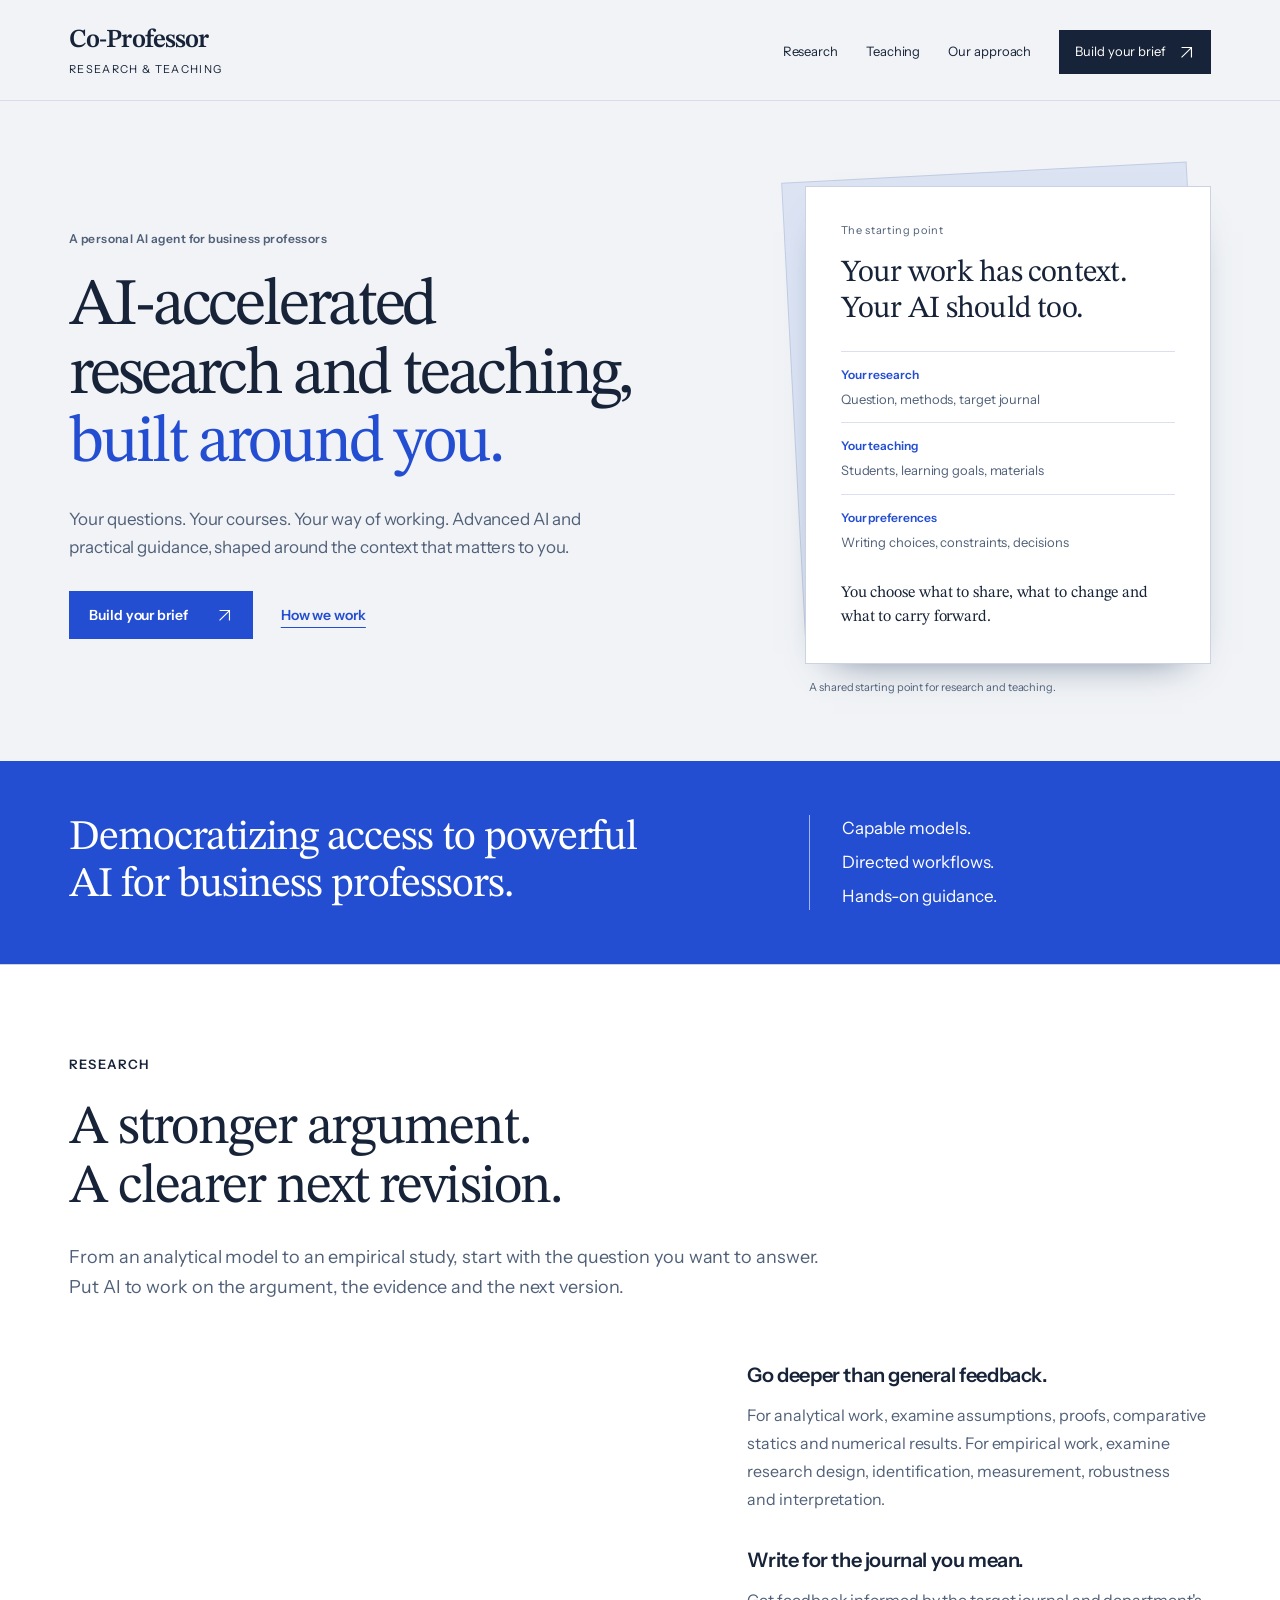
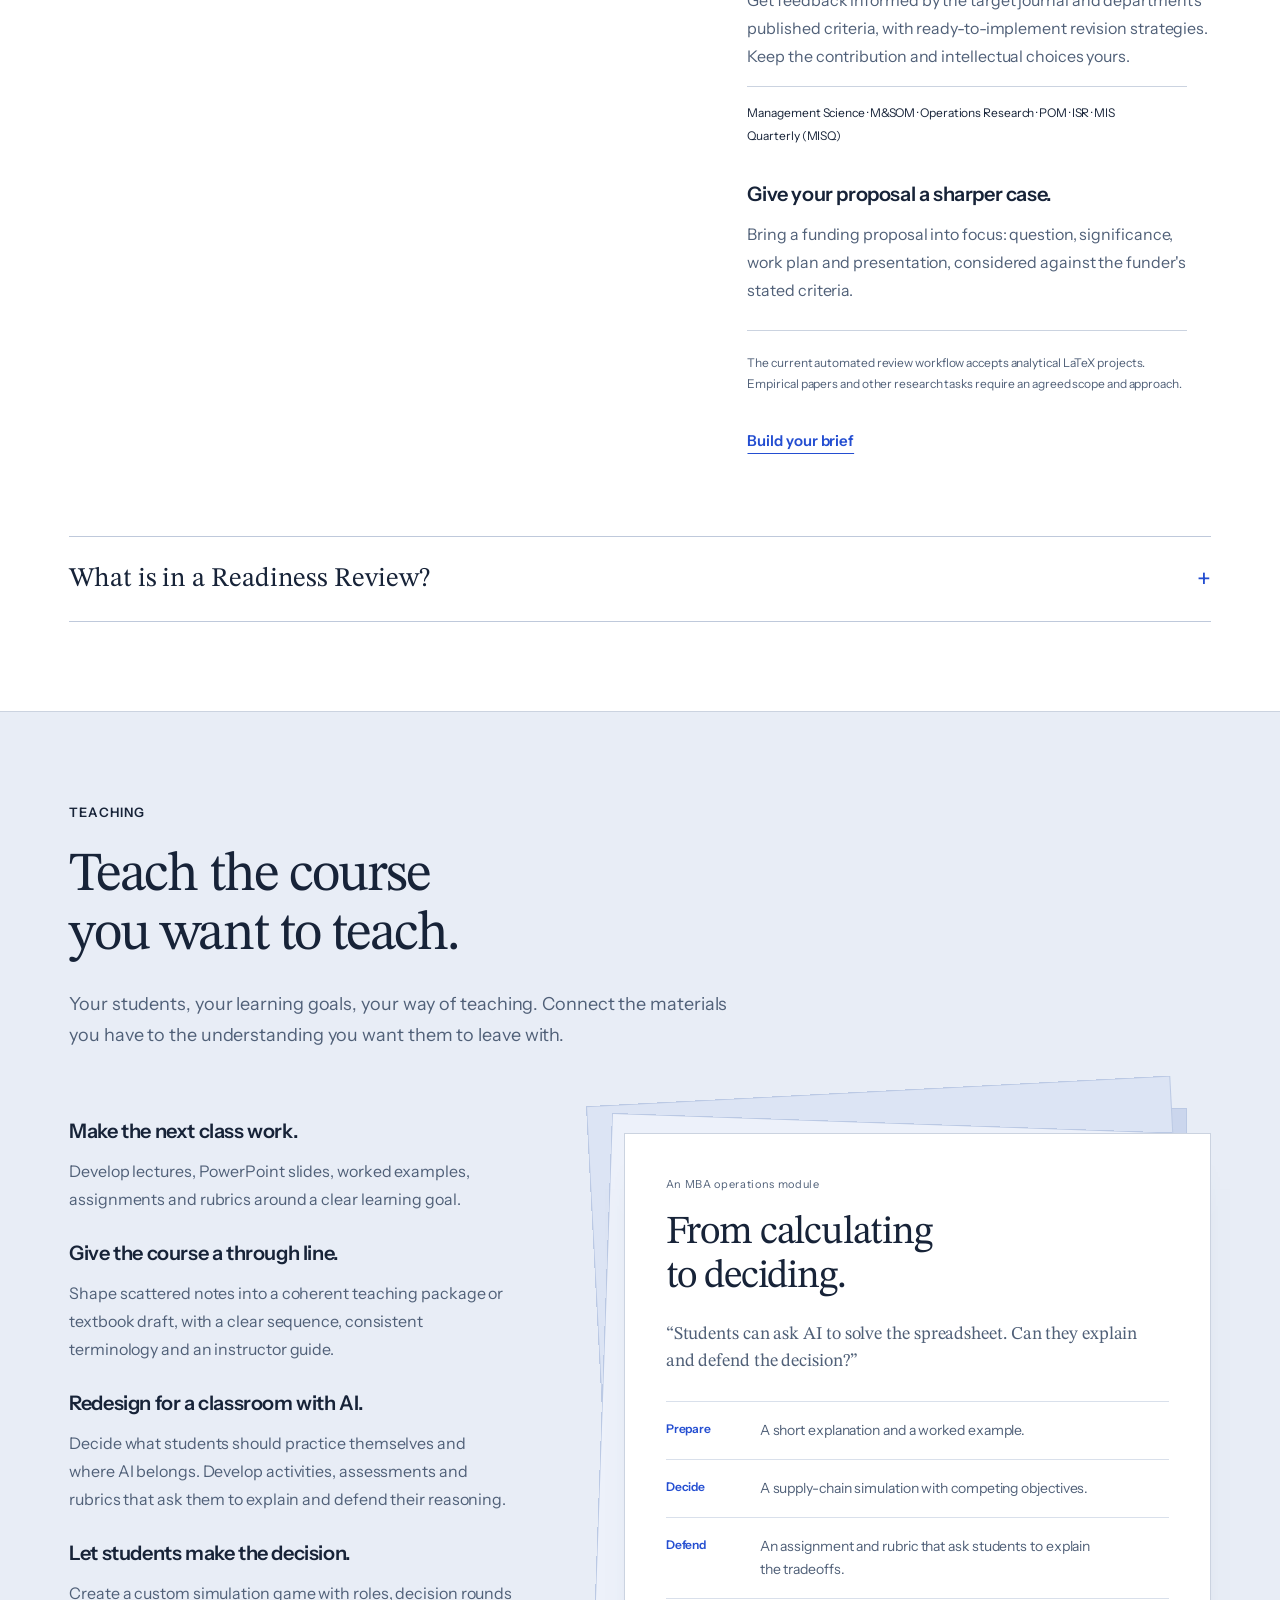
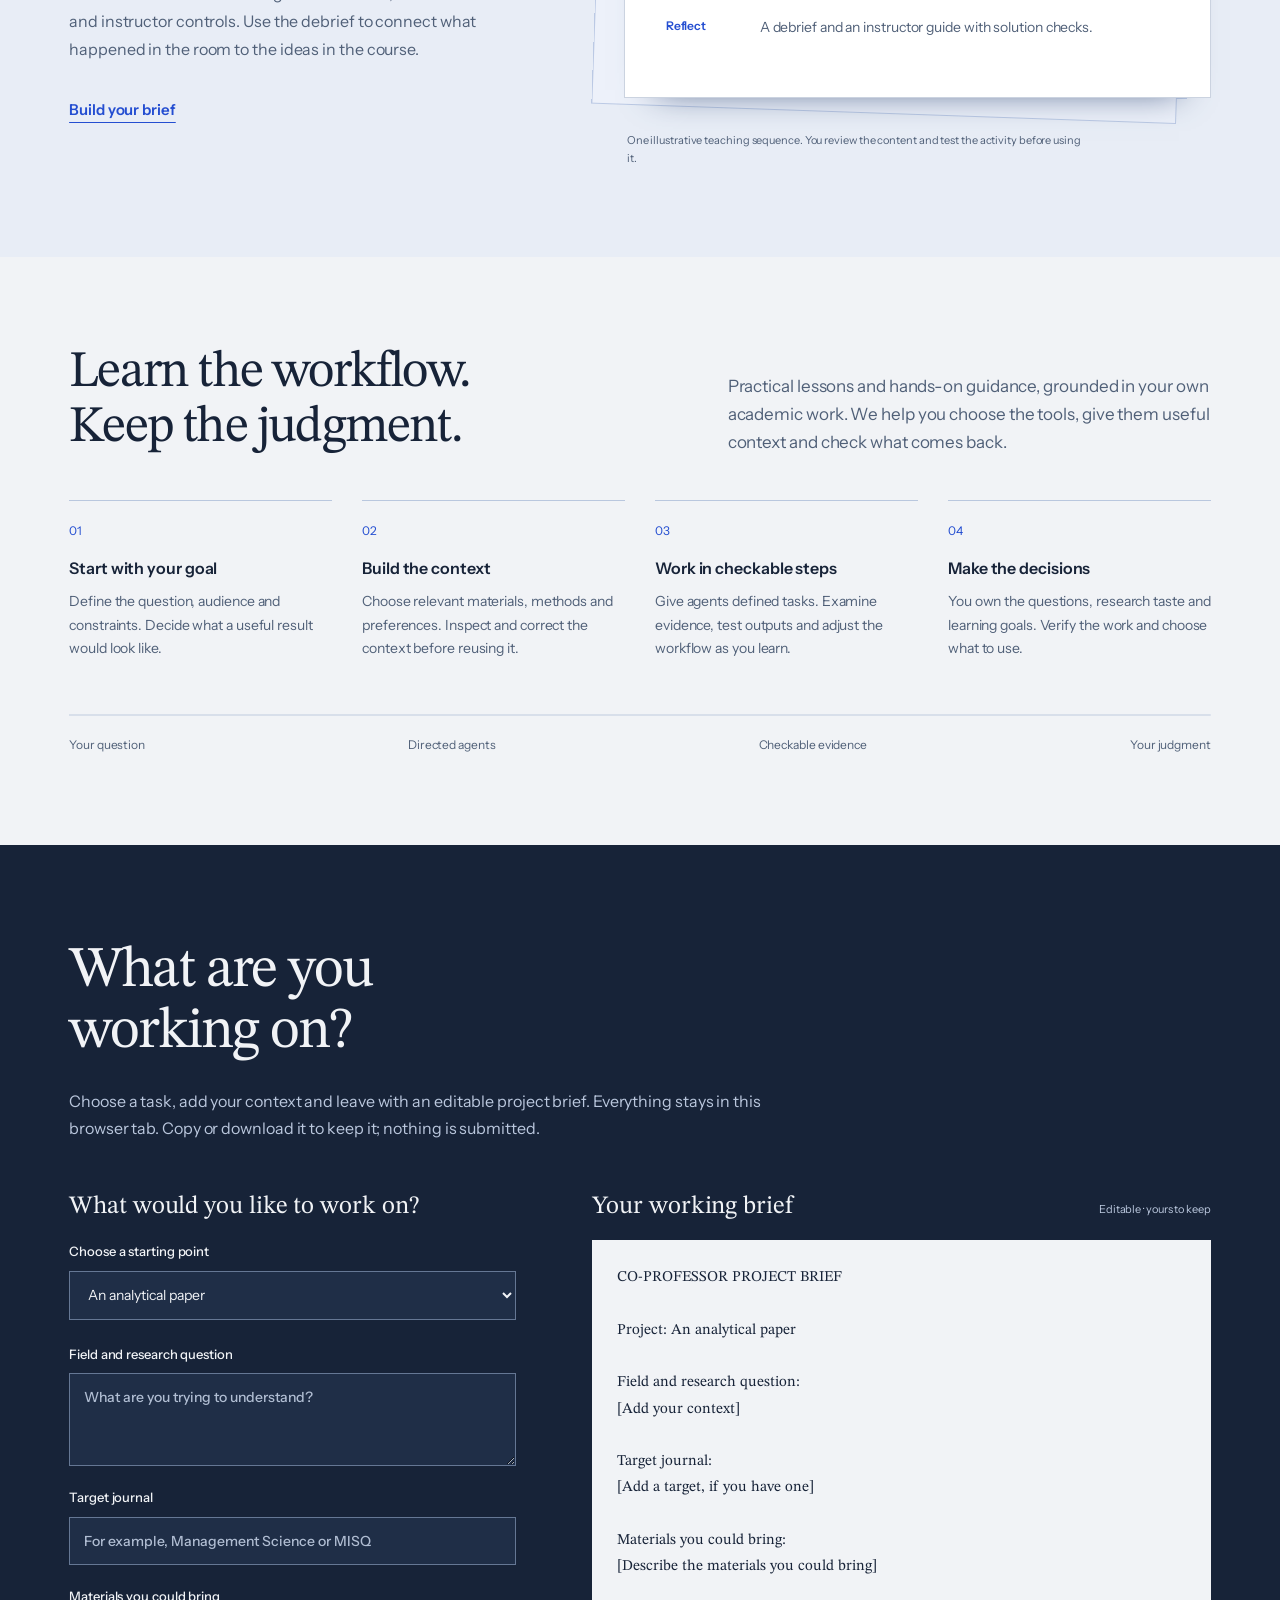
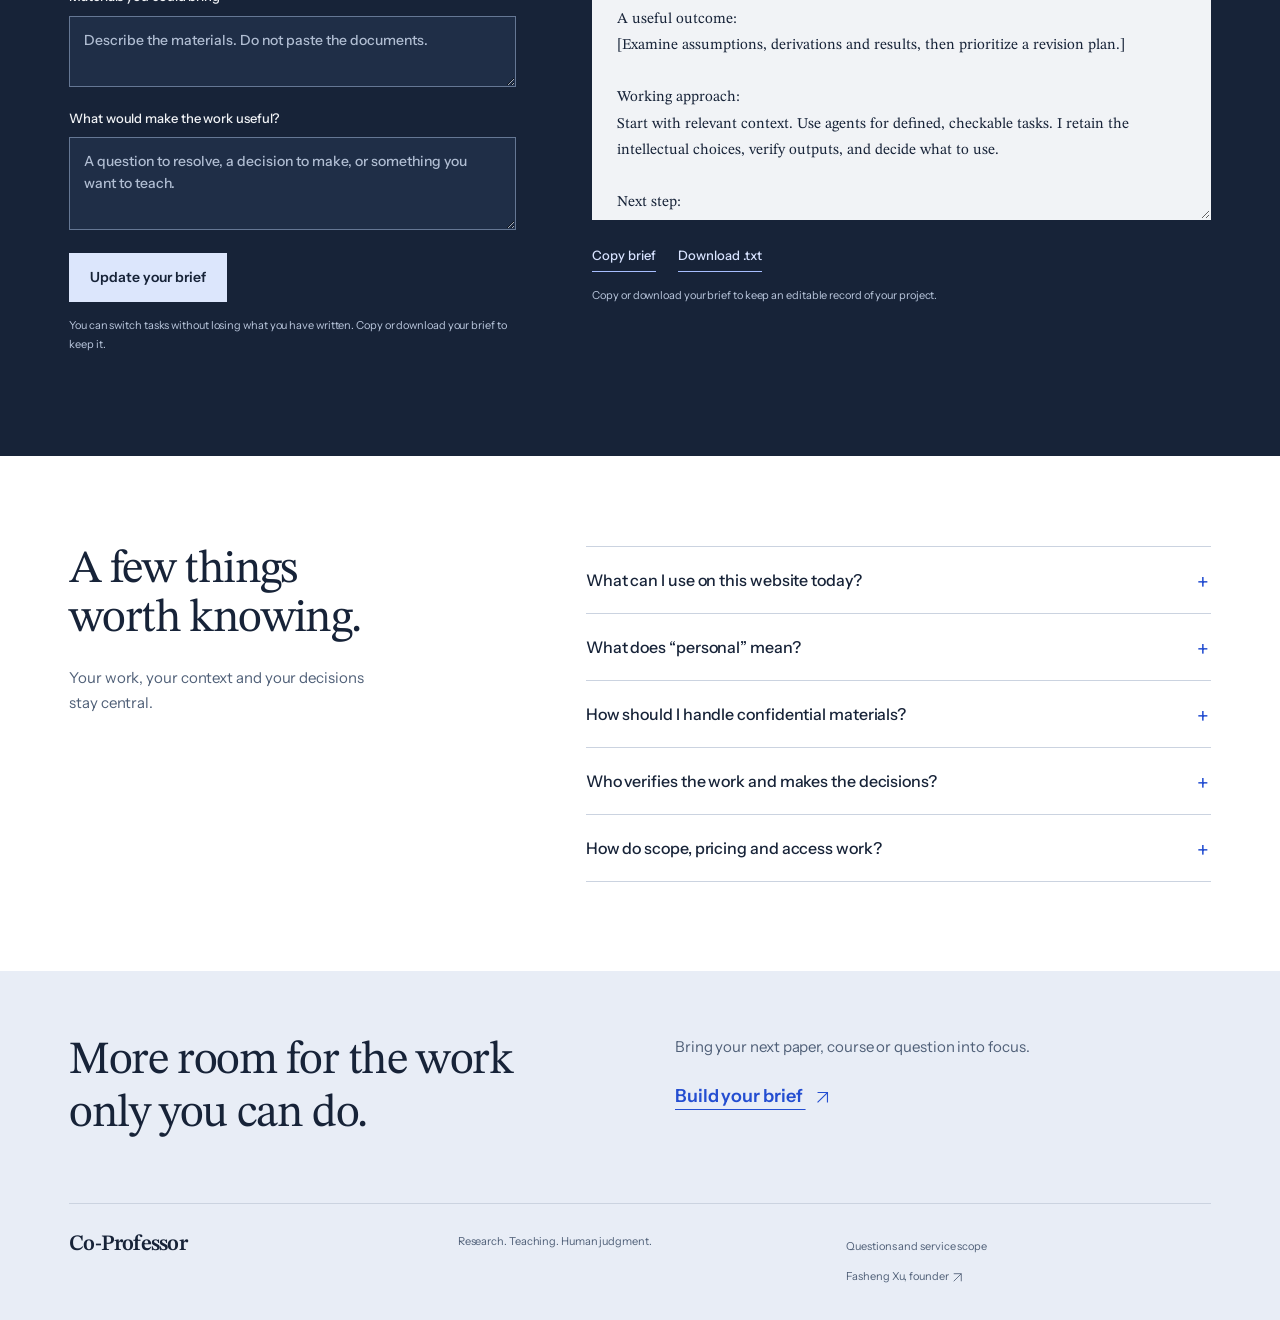
<file: co-professor/archive/2026-10-19-codex/index.html>
<!doctype html>
<html lang="en">
<head>
  <meta charset="utf-8">
  <meta name="robots" content="noindex, follow">
  <!-- Archived 2026-10-19: the Codex version of the Co-Professor page, kept as it was. The live page is ../../ -->
  <meta name="viewport" content="width=device-width, initial-scale=1">
  <title>Co-Professor | Research and teaching, built around you</title>
  <meta name="description" content="Making powerful AI accessible for business professors: analytical and empirical research and teaching, with workflows and guidance tailored to your context.">
  <link rel="icon" href="data:image/svg+xml,%3Csvg xmlns='http://www.w3.org/2000/svg' viewBox='0 0 64 64'%3E%3Crect width='64' height='64' fill='%23f1f3f6'/%3E%3Ctext x='12' y='48' font-family='Georgia,serif' font-size='48' fill='%23244ed1'%3EC%3C/text%3E%3C/svg%3E">
  <link rel="preload" href="shared/display.woff2" as="font" type="font/woff2" crossorigin>
  <link rel="preload" href="shared/text.woff2" as="font" type="font/woff2" crossorigin>
  <link rel="stylesheet" href="shared/scrollcraft.css?v=e19eb3aa73b09446">
  <link rel="stylesheet" href="editorial.css?v=ea2332e44dcc6578">
  <script src="shared/scrollcraft.js?v=4a419b3ede51f647" defer></script>
  <script src="editorial.js?v=3b0ee4f6daf88f2d" defer></script>
</head>
<body>
<a class="skip" href="#main">Skip to content</a>
<div data-sc-root>
  <header class="masthead page-width">
    <a class="wordmark" href="#top">Co-Professor<span>Research &amp; Teaching</span></a>
    <nav aria-label="Main"><a href="#research">Research</a><a href="#teaching">Teaching</a><a href="#method">Our approach</a><a class="nav-action" href="#project">Build your brief <svg class="link-arrow" viewBox="0 0 24 24" aria-hidden="true"><path d="M5 19 19 5M5 5h14v14"/></svg></a></nav>
  </header>
  <main id="main">
    <section class="title-page page-width" id="top" data-sc-act="flow" aria-labelledby="page-title">
      <div class="hero-main">
        <div class="hero-copy">
          <p class="audience">A personal AI agent for business professors</p>
          <h1 id="page-title">AI-accelerated research and teaching, <em>built around you.</em></h1>
          <p class="introduction">Your questions. Your courses. Your way of working. Advanced AI and practical guidance, shaped around the context that matters to you.</p>
          <div class="hero-actions"><a class="primary-action" href="#project">Build your brief <svg class="link-arrow" viewBox="0 0 24 24" aria-hidden="true"><path d="M5 19 19 5M5 5h14v14"/></svg></a><a class="text-action" href="#method">How we work</a></div>
        </div>
        <figure class="context-figure" aria-labelledby="context-figure-title">
          <div class="context-back" aria-hidden="true" data-sc-parallax="-0.12"></div>
          <div class="context-paper">
            <p class="figure-label">The starting point</p>
            <h2 id="context-figure-title">Your work has context.<br> Your AI should too.</h2>
            <dl class="context-list">
              <div><dt>Your research</dt><dd>Question, methods, target journal</dd></div>
              <div><dt>Your teaching</dt><dd>Students, learning goals, materials</dd></div>
              <div><dt>Your preferences</dt><dd>Writing choices, constraints, decisions</dd></div>
            </dl>
            <p class="context-footnote">You choose what to share, what to change and what to carry forward.</p>
          </div>
          <figcaption>A shared starting point for research and teaching.</figcaption>
        </figure>
      </div>
    </section>

    <section class="mission-band" id="mission" aria-labelledby="mission-title">
      <div class="page-width mission-inner">
        <h2 id="mission-title">Democratizing access to powerful AI for business professors.</h2>
        <p class="mission-support"><span>Capable models.</span> <span>Directed workflows.</span> <span>Hands-on guidance.</span></p>
      </div>
    </section>

    <section class="research-chapter chapter" id="research" data-sc-act="flow" aria-labelledby="research-title">
      <div class="page-width">
        <div class="chapter-heading"><p class="chapter-name">Research</p><h2 id="research-title">A stronger argument.<br>A clearer next revision.</h2></div>
        <p class="chapter-intro">From an analytical model to an empirical study, start with the question you want to answer. Put AI to work on the argument, the evidence and the next version.</p>
        <div class="research-spread">
          <figure class="research-sheet" data-sc-reveal="left" data-sc-reveal-at="0.05 0.23">
            <div class="sheet-running-head">Inside a Readiness Review <span>Illustrative example</span></div>
            <h3>A finding you can<br>trace and act on.</h3>
            <p class="paper-excerpt">A table entry disagrees with the stated expression.</p>
            <dl class="finding-evidence">
              <div><dt>Location</dt><dd>Table 2, row 5, at r = 0.4</dd></div>
              <div><dt>Evidence</dt><dd>Recomputing the expression gives 0.312. The table reports 0.321.</dd></div>
              <div><dt>Assessment</dt><dd>Fixable · High confidence in this check</dd></div>
            </dl>
            <div class="correction"><span class="old-value"><span class="visually-hidden">Reported: </span>0.321</span><span aria-hidden="true">→</span><strong><span class="visually-hidden">Recomputed: </span>0.312</strong></div>
            <div class="revision-line"><span>The next revision</span><p>Correct the entry, regenerate the table and check the remaining rows against the same expression.</p></div>
            <figcaption>A synthetic analytical example. It illustrates the format, not a result from a customer's paper.</figcaption>
          </figure>
          <div class="research-prose">
            <article><h3>Go deeper than general feedback.</h3><p>For analytical work, examine assumptions, proofs, comparative statics and numerical results. For empirical work, examine research design, identification, measurement, robustness and interpretation.</p></article>
            <article><h3>Write for the journal you mean.</h3><p>Get feedback informed by the target journal and department's published criteria, with ready-to-implement revision strategies. Keep the contribution and intellectual choices yours.</p><p class="journal-line">Management Science · M&amp;SOM · Operations Research · POM · ISR · MIS Quarterly (MISQ)</p></article>
            <article><h3>Give your proposal a sharper case.</h3><p>Bring a funding proposal into focus: question, significance, work plan and presentation, considered against the funder's stated criteria.</p></article>
            <p class="research-scope">The current automated review workflow accepts analytical LaTeX projects. Empirical papers and other research tasks require an agreed scope and approach.</p>
            <a class="text-action route-link" href="#project" data-route="analytical">Build your brief</a>
          </div>
        </div>
        <details class="report-details" id="report">
          <summary><span>What is in a Readiness Review?</span><span class="disclosure-symbol" aria-hidden="true">+</span></summary>
          <div class="report-content">
            <p class="report-intro">A prioritized report, evidence for the findings, and a revision plan you can review. The automated analytical workflow works from the LaTeX source and available figure code.</p>
            <dl class="deliverables">
              <div><dt>Readiness and fit</dt><dd>A qualitative assessment, including “not yet” or “consider another venue”. Journal and department fit, contribution, and concerns ranked by severity.</dd></div>
              <div><dt>Technical checks</dt><dd>Assumptions, derivations, comparative statics and figures. Each finding identifies its location, evidence, confidence and the limits of the check.</dd></div>
              <div><dt>Citations and submission rules</dt><dd>Bibliographic checks, support for key claims, format requirements and possible backup venues. Always verify the current journal rules.</dd></div>
              <div><dt>Actionable revision files</dt><dd>A browser-readable report, AI-use disclosure text and a record of review stages. When suggested edits apply, marked-up LaTeX preserves the originals and a diff shows the changes.</dd></div>
            </dl>
            <p class="detail-note">For example, a Management Science submission is considered against the department you name. A clean audit does not certify correctness or predict acceptance.</p>
          </div>
        </details>
      </div>
    </section>

    <section class="teaching-chapter chapter" id="teaching" data-sc-act="flow" aria-labelledby="teaching-title">
      <div class="page-width">
        <div class="teaching-heading"><p class="chapter-name">Teaching</p><h2 id="teaching-title">Teach the course<br>you want to teach.</h2><p class="chapter-intro">Your students, your learning goals, your way of teaching. Connect the materials you have to the understanding you want them to leave with.</p></div>
        <div class="teaching-spread">
          <div class="teaching-prose">
            <article><h3>Make the next class work.</h3><p>Develop lectures, PowerPoint slides, worked examples, assignments and rubrics around a clear learning goal.</p></article>
            <article><h3>Give the course a through line.</h3><p>Shape scattered notes into a coherent teaching package or textbook draft, with a clear sequence, consistent terminology and an instructor guide.</p></article>
            <article><h3>Redesign for a classroom with AI.</h3><p>Decide what students should practice themselves and where AI belongs. Develop activities, assessments and rubrics that ask them to explain and defend their reasoning.</p></article>
            <article><h3>Let students make the decision.</h3><p>Create a custom simulation game with roles, decision rounds and instructor controls. Use the debrief to connect what happened in the room to the ideas in the course.</p></article>
            <a class="text-action route-link" href="#project" data-route="ai-course">Build your brief</a>
          </div>
          <figure class="course-figure">
            <div class="course-background" aria-hidden="true"><span></span><span data-sc-parallax="-0.35"></span><span data-sc-parallax="0.3"></span></div>
            <div class="course-outline">
              <p class="figure-label">An MBA operations module</p>
              <h3>From calculating<br>to deciding.</h3>
              <blockquote class="course-brief">“Students can ask AI to solve the spreadsheet. Can they explain and defend the decision?”</blockquote>
              <ol class="course-sequence">
                <li><span>Prepare</span><p>A short explanation and a worked example.</p></li>
                <li><span>Decide</span><p>A supply-chain simulation with competing objectives.</p></li>
                <li><span>Defend</span><p>An assignment and rubric that ask students to explain the tradeoffs.</p></li>
                <li><span>Reflect</span><p>A debrief and an instructor guide with solution checks.</p></li>
              </ol>
            </div>
            <figcaption>One illustrative teaching sequence. You review the content and test the activity before using it.</figcaption>
          </figure>
        </div>
      </div>
    </section>

    <section class="human-chapter chapter" id="method" data-sc-act="flow" aria-labelledby="human-title">
      <div class="page-width human-inner">
        <div class="method-opening"><h2 id="human-title">Learn the workflow.<br>Keep the judgment.</h2><p>Practical lessons and hands-on guidance, grounded in your own academic work. We help you choose the tools, give them useful context and check what comes back.</p></div>
        <ol class="method-steps">
          <li><h3>Start with your goal</h3><p>Define the question, audience and constraints. Decide what a useful result would look like.</p></li>
          <li><h3>Build the context</h3><p>Choose relevant materials, methods and preferences. Inspect and correct the context before reusing it.</p></li>
          <li><h3>Work in checkable steps</h3><p>Give agents defined tasks. Examine evidence, test outputs and adjust the workflow as you learn.</p></li>
          <li><h3>Make the decisions</h3><p>You own the questions, research taste and learning goals. Verify the work and choose what to use.</p></li>
        </ol>
        <div class="judgment-path">
          <svg viewBox="0 0 1000 24" preserveAspectRatio="none" aria-hidden="true"><path class="path-base" d="M0 12H1000"/><path class="path-draw" pathLength="1" d="M0 12H1000"/></svg>
          <ul><li>Your question</li><li>Directed agents</li><li>Checkable evidence</li><li>Your judgment</li></ul>
        </div>
      </div>
    </section>

    <section class="project-chapter chapter" id="project" data-sc-act="flow" aria-labelledby="project-title">
      <div class="page-width">
        <div class="project-opening" data-sc-in><h2 id="project-title">What are you<br>working on?</h2><p class="chapter-intro">Choose a task, add your context and leave with an editable project brief. Everything stays in this browser tab. Copy or download it to keep it; nothing is submitted.</p></div>
        <noscript><p class="noscript-note">The interactive brief tool needs JavaScript. To prepare your own brief, note your task, relevant context, available materials and desired outcome.</p></noscript>
        <div class="composer" id="composer" hidden>
          <div class="brief-inputs">
            <fieldset class="task-choice"><legend>What would you like to work on?</legend><label for="project-route">Choose a starting point</label><select id="project-route"><optgroup label="Research"><option value="analytical">An analytical paper</option><option value="empirical">An empirical paper</option><option value="funding">A funding proposal</option></optgroup><optgroup label="Teaching"><option value="materials">Lectures, slides and assignments</option><option value="course-package">A coherent course or textbook</option><option value="ai-course">A course redesigned for AI</option><option value="simulation">A classroom simulation game</option></optgroup></select></fieldset>
            <div class="context-fields">
              <label for="project-context"><span id="context-label">Field and research question</span><textarea id="project-context" rows="3" placeholder="What are you trying to understand?"></textarea></label>
              <div id="research-context"><label for="project-target">Target journal or funder<input id="project-target" placeholder="For example, Management Science or MISQ"></label></div>
              <div id="teaching-context" hidden><label for="project-students">Student level and class time<input id="project-students" placeholder="For example, MBA students, one 90-minute class"></label></div>
              <label for="project-materials"><span id="materials-label">Materials you could bring</span><textarea id="project-materials" rows="2" placeholder="Describe the materials. Do not paste the documents."></textarea></label>
              <label for="project-goal">What would make the work useful?<textarea id="project-goal" rows="3" placeholder="A question to resolve, a decision to make, or something you want to teach."></textarea></label>
            </div>
            <button class="update-brief" type="button" id="update-brief">Update your brief</button>
            <p class="tool-note">You can switch tasks without losing what you have written. Copy or download your brief to keep it.</p>
          </div>
          <div class="brief-output">
            <div class="brief-caption"><h3>Your working brief</h3><span>Editable · yours to keep</span></div>
            <label class="visually-hidden" for="brief-text">Your editable project brief</label>
            <textarea id="brief-text" rows="19" spellcheck="true"></textarea>
            <div class="brief-actions"><button type="button" id="copy-brief">Copy brief</button><button type="button" id="download-brief">Download .txt</button></div>
            <p class="tool-note">Copy or download your brief to keep an editable record of your project.</p>
            <p class="brief-status" id="brief-status" role="status" aria-live="polite"></p>
          </div>
        </div>
      </div>
    </section>
    <section class="questions-chapter chapter" id="questions" aria-labelledby="questions-title">
      <div class="page-width questions-layout">
        <div><h2 id="questions-title">A few things<br>worth knowing.</h2><p>Your work, your context and your decisions stay central.</p></div>
        <div class="question-list">
          <details><summary>What can I use on this website today?</summary><p>The project brief tool helps you organize a research, teaching or funding project. It runs locally, makes no AI request and does not submit a service request. The current automated research engine accepts analytical LaTeX projects. Empirical work, teaching and funding projects require an agreed scope and workflow.</p></details>
          <details><summary>What does “personal” mean?</summary><p>Your methods, target journals, writing preferences, students and learning goals should shape the work. The aim is context you can inspect, correct and choose to reuse. This website does not create an account or remember your brief after you leave; download a copy to keep it.</p></details>
          <details><summary>How should I handle confidential materials?</summary><p>Use the brief to describe your materials, rather than pasting documents. Before sharing work for a service, agree the access and retention terms, including provider retention. Human access to a manuscript requires your permission. Research support is for authors and authorized collaborators; manuscripts received in confidence for peer review are not accepted.</p></details>
          <details><summary>Who verifies the work and makes the decisions?</summary><p>You do. Check proposed revisions, citations, solutions and teaching materials before use. Feedback carries uncertainty and does not certify correctness or predict publication. Follow the AI-disclosure rules of your journal, funder and institution. Co-Professor is independent and is not affiliated with any named journal or institution.</p></details>
          <details><summary>How do scope, pricing and access work?</summary><p>Scope and pricing need to be agreed for each service. No paid plan or checkout is offered on this page. Access to AI services follows the regions supported by the providers used for the workflow.</p></details>
        </div>
      </div>
    </section>
  </main>
  <footer class="colophon chapter" id="contact" data-sc-act="flow">
    <div class="page-width colophon-inner" data-sc-reveal="up" data-sc-reveal-at="0.02 0.2">
      <p class="colophon-mission">More room for the work<br>only you can do.</p>
      <div class="contact-lines"><p>Bring your next paper, course or question into focus.</p><p><a class="text-action" href="#project">Build your brief <svg class="link-arrow" viewBox="0 0 24 24" aria-hidden="true"><path d="M5 19 19 5M5 5h14v14"/></svg></a></p></div>
      <div class="colophon-bottom"><a class="wordmark" href="#top">Co-Professor</a><p>Research. Teaching. Human judgment.</p><nav aria-label="Footer"><a href="#questions">Questions and service scope</a><a href="https://www.fashengxu.com/">Fasheng Xu, founder <svg class="link-arrow" viewBox="0 0 24 24" aria-hidden="true"><path d="M5 19 19 5M5 5h14v14"/></svg></a></nav></div>
    </div>
  </footer>
</div>
</body>
</html>
</file>
<file: co-professor/live.css>
/* Co-Professor live page.
   Adapted from the Codex editorial design (site/variants/editorial/editorial.css on
   codex/teaching-and-research-homepage, commit 2aa8fde). The Scroll Craft engine is
   gone: the few base rules it supplied are in "Base" below, and live.js adds the
   reveals with an IntersectionObserver.
   Fonts: STIX Two Text and Instrument Sans, self-hosted, SIL Open Font License 1.1
   (fonts/OFL-STIX-Two-Text.txt and fonts/OFL-Instrument-Sans.txt). JetBrains Mono
   (fonts/OFL-JetBrains-Mono.txt), used only by example/; this page never sets it, so
   browsers do not download it here. */

@font-face { font-family: "STIX Two Text"; font-style: normal; font-weight: 400 600; font-display: swap; src: url("fonts/stix-two-text.woff2") format("woff2"); }
@font-face { font-family: "Instrument Sans"; font-style: normal; font-weight: 400 600; font-display: swap; src: url("fonts/instrument-sans.woff2") format("woff2"); }
@font-face { font-family: "JetBrains Mono"; font-style: normal; font-weight: 400; font-display: swap; src: url("fonts/jetbrains-mono.woff2") format("woff2"); }

/* Tokens */
:root {
  --canvas: #f1f3f6;
  --surface: #fff;
  --band: #e8edf6;
  --ink: #172338;
  --ink-soft: #506078;
  --accent: #244ed1;
  --accent-hover: #173aab;
  --hairline: #cbd3e0;
  --check-fill: #e3eafc;
  --font-display: "STIX Two Text", Georgia, serif;
  --font-text: "Instrument Sans", Arial, sans-serif;
  --section: clamp(56px, 7vw, 112px);
  --gutter: clamp(22px, 5.4vw, 88px);
  --fine: 13px; /* fine print: 13 px on desktop, 14 px on phones (see the 760 px query) */
  --ease-out: cubic-bezier(.23, 1, .32, 1);
  color-scheme: light;
  caret-color: var(--accent);
  accent-color: var(--accent);
}

/* Base */
*, *::before, *::after { box-sizing: border-box; }
html { -webkit-text-size-adjust: 100%; text-size-adjust: 100%; scroll-behavior: smooth; scroll-padding-top: 24px; }
body { margin: 0; background: var(--canvas); color: var(--ink); font-family: var(--font-text); font-size: 17px; line-height: 1.65; letter-spacing: -.005em; -webkit-font-smoothing: antialiased; text-rendering: optimizeLegibility; font-synthesis-weight: none; overflow-x: clip; }
img, svg { display: block; max-width: 100%; }
button, input, select, textarea { font: inherit; color: inherit; }
h1, h2, h3, h4, p, figure, blockquote, dl, dd { margin: 0; }
h1, h2, h3 { text-wrap: balance; }
p { text-wrap: pretty; }
[hidden] { display: none !important; }
a { color: var(--accent); text-decoration-thickness: 1px; text-underline-offset: .22em; }
::selection { background: var(--accent); color: #fff; }
:focus-visible { outline: 2px solid var(--accent); outline-offset: 5px; }
button { cursor: pointer; }
button:disabled { opacity: .5; cursor: wait; }
button, a { -webkit-tap-highlight-color: transparent; transition: color 150ms ease-out, background-color 150ms ease-out, border-color 150ms ease-out, opacity 150ms ease-out; }
button:active, .text-action:active, .primary-action:active { transform: translateY(1px); }
summary { cursor: pointer; }
textarea { resize: vertical; }
.visually-hidden { position: absolute; width: 1px; height: 1px; margin: -1px; padding: 0; overflow: hidden; clip-path: inset(50%); white-space: nowrap; border: 0; }
.page-width { max-width: 1440px; margin-inline: auto; padding-inline: var(--gutter); }
.skip { position: absolute; left: 20px; top: 12px; z-index: 10; padding: 10px 16px; background: var(--accent); color: #fff; transform: translateY(-160%); }
.skip:focus { transform: none; }
figcaption { max-width: 65ch; margin-top: 28px; color: var(--ink-soft); font-size: var(--fine); line-height: 1.6; }

/* Masthead */
.masthead { display: flex; align-items: center; justify-content: space-between; gap: 24px; padding-top: 26px; padding-bottom: 22px; border-bottom: 1px solid #d7deea; }
.wordmark { color: var(--ink); font: 600 26px/1.1 var(--font-display); letter-spacing: -.035em; text-decoration: none; }
.wordmark span { display: block; margin-top: 6px; font: 400 12px/1.6 var(--font-text); letter-spacing: .12em; text-transform: uppercase; }
.masthead nav { display: flex; align-items: center; gap: 28px; font-size: 14px; }
.masthead nav a { color: var(--ink); text-decoration: none; }
.masthead nav .nav-action { display: inline-flex; align-items: center; min-height: 44px; padding: 10px 16px; border: 1px solid transparent; background: var(--ink); color: #fff; white-space: nowrap; }
.link-arrow { display: inline-block; flex: 0 0 auto; width: 17px; height: 17px; fill: none; stroke: currentColor; stroke-width: 1.6; vertical-align: middle; }
.nav-action .link-arrow { margin-left: 12px; }
.text-action .link-arrow { margin-left: 8px; }
.colophon-bottom .link-arrow { width: 13px; height: 13px; }

/* Shared type */
h1 { max-width: 850px; font: 400 clamp(48px, 5.2vw, 74px)/1.035 var(--font-display); letter-spacing: -.047em; }
h1 em { color: var(--accent); font-style: normal; }
h2 { font: 400 clamp(40px, 4.3vw, 64px)/1.07 var(--font-display); letter-spacing: -.035em; }
.chapter { padding-block: var(--section); }
.chapter-name { margin-bottom: 26px; color: var(--ink); font-size: 19px; font-weight: 600; letter-spacing: .1em; text-transform: uppercase; }
.chapter-num { margin-right: 4px; color: var(--accent); font-variant-numeric: lining-nums tabular-nums; }
.chapter-intro { max-width: 64ch; margin-top: 24px; color: var(--ink-soft); font-size: 18px; line-height: 1.7; }
.text-action { display: inline-block; font-weight: 600; text-decoration: underline; text-decoration-thickness: 1px; text-underline-offset: 7px; }
.route-link { margin-top: 35px; font-size: 15px; }
.route-link + .route-link { margin-left: 32px; }
.figure-label { color: var(--ink-soft); font-size: 12px; letter-spacing: .06em; }

/* Hero */
.title-page { padding-top: clamp(44px, 5.5vw, 80px); padding-bottom: 64px; }
.hero-main { display: grid; grid-template-columns: minmax(0, 1.6fr) minmax(0, 1fr); gap: clamp(40px, 6vw, 90px); align-items: center; }
.audience { margin-bottom: 24px; color: var(--ink-soft); font-size: 14px; font-weight: 600; letter-spacing: .035em; }
.introduction { max-width: 54ch; margin-top: 26px; color: var(--ink-soft); font-size: 17px; line-height: 1.65; }
.hero-actions { display: flex; flex-wrap: wrap; align-items: center; gap: 20px 28px; margin-top: 30px; font-size: 15px; }
.primary-action { display: inline-flex; align-items: center; gap: 28px; min-height: 48px; padding: 12px 20px; border: 1px solid transparent; background: var(--accent); color: #fff; font-weight: 600; text-decoration: none; }
.context-figure { position: relative; isolation: isolate; padding: 14px 0 0 12px; }
.context-back { position: absolute; inset: 0 12px 62px 0; z-index: -1; background: #dce4f4; border: 1px solid #c1cde3; rotate: -3deg; }
.context-paper { padding: clamp(24px, 2.7vw, 38px); background: var(--surface); border: 1px solid var(--hairline); box-shadow: 0 18px 40px -28px #425776; }
.context-paper h2 { margin-top: 17px; font-size: clamp(26px, 2.4vw, 34px); line-height: 1.15; letter-spacing: -.025em; }
.context-list { margin-top: 24px; }
.context-list div { padding: 13px 0; border-top: 1px solid #dbe1ec; }
.context-list dt { color: var(--accent); font-size: 13px; font-weight: 600; }
.context-list dd { margin-top: 4px; color: var(--ink-soft); font-size: var(--fine); line-height: 1.6; }
.context-footnote { margin-top: 15px; font: 400 16px/1.5 var(--font-display); }
.context-figure figcaption { margin: 15px 0 0 4px; }

/* Mission */
.mission-band { padding-block: clamp(40px, 4.2vw, 60px); background: var(--accent); color: #fff; }
.mission-inner { display: grid; grid-template-columns: minmax(0, 1.65fr) minmax(0, 1fr); align-items: center; gap: clamp(40px, 6vw, 88px); }
.mission-band h2 { max-width: 30ch; font: 400 clamp(34px, 3.3vw, 48px)/1.12 var(--font-display); letter-spacing: -.025em; text-wrap: balance; }
.mission-support { padding-left: 32px; border-left: 1px solid #9eb5ff; color: #fff; font-size: 17px; line-height: 1.6; }
.mission-support span { display: block; }
.mission-support span + span { margin-top: 7px; }

/* Research */
.research-chapter { background: var(--surface); border-top: 1px solid var(--hairline); }
.research-spread { margin-top: 54px; }
.sheet-running-head { display: flex; flex-wrap: wrap; justify-content: space-between; gap: 6px 12px; padding-bottom: 22px; border-bottom: 1px solid var(--hairline); color: var(--ink-soft); font-size: 12px; letter-spacing: .08em; text-transform: uppercase; }
.sheet-running-head span { font-size: var(--fine); letter-spacing: 0; text-transform: none; }
.research-prose { display: grid; grid-template-columns: repeat(3, minmax(0, 1fr)); gap: 34px clamp(30px, 4vw, 60px); align-items: start; }
.research-prose article { padding-top: 20px; border-top: 1px solid #b9c7de; }
.research-prose .route-link { grid-column: 1 / -1; justify-self: start; margin-top: 0; }
.research-prose h3, .teaching-prose h3 { font-size: 20px; font-weight: 600; line-height: 1.35; letter-spacing: -.02em; }
.research-prose p, .teaching-prose p { max-width: 55ch; margin-top: 12px; color: var(--ink-soft); font-size: 16px; line-height: 1.75; }
.research-prose .research-scope { margin-top: 16px; padding-left: 16px; border-left: 2px solid var(--accent); color: var(--ink); }
.research-prose .journal-line { margin-top: 16px; padding-top: 15px; border-top: 1px solid var(--hairline); color: var(--ink); font-size: 14px; line-height: 1.8; }
.research-prose .journal-line + .journal-line { margin-top: 6px; padding-top: 0; border-top: 0; color: var(--ink-soft); }
.report-details { margin-top: 54px; border-block: 1px solid #bfc9db; }
.report-details > summary { display: flex; align-items: center; justify-content: space-between; gap: 25px; padding: 24px 0; font: 400 27px/1.3 var(--font-display); list-style: none; }
.report-details > summary::-webkit-details-marker, .question-list summary::-webkit-details-marker { display: none; }
.disclosure-symbol { flex: 0 0 auto; width: 20px; color: var(--accent); font: 400 26px/1 var(--font-text); text-align: center; }
.disclosure-symbol::before { content: "+"; }
details[open] > summary .disclosure-symbol::before { content: "\2212"; }
.report-content { padding-bottom: 30px; }

/* Inside a Readiness Review: how a full review is built (research section) */
.build-details .review-build { padding-top: 6px; }
.build-opening { display: grid; grid-template-columns: minmax(0, 1fr) minmax(0, .95fr); gap: 24px clamp(40px, 6vw, 90px); align-items: end; margin-top: 30px; }
.build-opening h3 { font: 400 clamp(33px, 3.2vw, 45px)/1.1 var(--font-display); letter-spacing: -.03em; }
.build-opening h3 span { display: block; text-wrap: balance; }
.build-lead { max-width: 60ch; color: var(--ink-soft); font-size: 16px; line-height: 1.75; }
.build-principles { display: grid; grid-template-columns: repeat(3, minmax(0, 1fr)); gap: 24px clamp(30px, 4vw, 60px); margin: 44px 0 0; padding: 0; list-style: none; }
.build-principles li { padding-top: 18px; border-top: 2px solid var(--accent); }
.build-principles h4 { font: 600 16px/1.4 var(--font-text); letter-spacing: -.01em; }
.build-principles p { margin-top: 8px; color: var(--ink-soft); font-size: 15px; line-height: 1.7; }
.build-figure { margin-top: clamp(48px, 5vw, 72px); }
.bm-legend { display: flex; flex-wrap: wrap; gap: 10px 28px; margin: 14px 0 0; padding: 0 0 18px; list-style: none; border-bottom: 1px solid var(--hairline); color: var(--ink-soft); font-size: var(--fine); }
.bm-legend li { display: inline-flex; align-items: center; gap: 10px; }
.bm-legend li::before { content: ""; flex: 0 0 auto; width: 24px; height: 15px; background: var(--canvas); border: 1px solid #b9c7de; }
.bm-legend .lg-check::before { background: var(--check-fill); border: 1px dashed var(--accent); }
/* Every swatch takes a 24 px slot, so the labels line up. */
.bm-legend .lg-code::before { width: 11px; height: 11px; margin-inline: 6.5px; background: transparent; border: 1px dotted var(--ink-soft); }
.bm-legend .lg-arrow::before { width: 11px; height: 20px; margin-inline: 6.5px; border: 0; background: var(--ink-soft); clip-path: polygon(5px 4px, 6px 4px, 6px calc(100% - 11px), 11px calc(100% - 11px), 5.5px calc(100% - 4px), 0 calc(100% - 11px), 5px calc(100% - 11px)); }
.bm-legend .lg-same::before { border: 0; background: linear-gradient(90deg, #b9c7de 0 10px, transparent 10px 14px, #b9c7de 14px); }
.build-map, .build-map ol, .build-map ul { margin: 0; padding: 0; list-style: none; }
.build-map { --bm-gap: 34px; display: grid; gap: var(--bm-gap); margin-top: 28px; }
.build-map li { position: relative; }
.bm-node { padding: 16px 18px 18px; background: var(--canvas); border: 1px solid #b9c7de; }
.bm-node h4 { font: 600 16px/1.35 var(--font-text); letter-spacing: -.01em; }
.bm-node p { max-width: 75ch; margin-top: 7px; color: var(--ink-soft); font-size: 14px; line-height: 1.65; }
.bm-step { display: block; margin-bottom: 8px; color: var(--accent); font-size: 12px; font-weight: 600; line-height: 1.6; letter-spacing: .06em; font-variant-numeric: tabular-nums; }
.bm-node .bm-code { display: flex; align-items: flex-start; gap: 8px; font-size: var(--fine); line-height: 1.55; }
.bm-code::before { content: ""; flex: 0 0 auto; width: 9px; height: 9px; margin-top: .42em; border: 1px dotted var(--ink-soft); }
.bm-check { background: var(--check-fill); border: 1px dashed var(--accent); }
.bm-node .bm-tag { margin-top: 12px; color: var(--accent); font-size: var(--fine); font-weight: 600; }
.bm-bar { display: grid; grid-template-columns: minmax(0, 15rem) minmax(0, 1fr); gap: 6px 28px; padding: 20px 22px; }
.bm-bar .bm-body > p:first-child { margin-top: 0; }
.bm-bar .bm-body p { max-width: 78ch; }
.bm-coord { border-top: 2px solid var(--ink); }
.bm-report { background: var(--surface); border-top: 2px solid var(--accent); }
/* Arrow: the next stage waits for this one (a 1 px shaft and a 7 px head, drawn in the gap). */
.build-map > li:not(:last-child)::after, .bm-track-a > li:not(:last-child)::after { content: ""; position: absolute; top: 100%; left: 50%; width: 11px; height: var(--bm-gap); margin-left: -5px; background: var(--ink-soft); clip-path: polygon(5px 4px, 6px 4px, 6px calc(100% - 11px), 11px calc(100% - 11px), 5.5px calc(100% - 4px), 0 calc(100% - 11px), 5px calc(100% - 11px)); }
/* Steps 02 to 04: the top rule is the fork and the bottom rule the join. */
.bm-parallel { display: grid; grid-template-columns: minmax(0, 1fr) minmax(0, 1fr); gap: 16px var(--bm-gap); padding-block: 16px 22px; border-block: 1px solid var(--ink-soft); }
.bm-parallel-label { grid-column: 1 / -1; color: var(--ink-soft); font-size: var(--fine); }
.bm-parallel-label .bm-step, .bm-pair-label .bm-step { display: inline; margin: 0 8px 0 0; }
.bm-col { display: flex; flex-direction: column; gap: 12px; }
.bm-track-label { font-size: 15px; font-weight: 600; }
.bm-track-label span { display: block; margin-top: 2px; color: var(--ink-soft); font-size: var(--fine); font-weight: 400; }
.bm-track-a { --bm-gap: 26px; display: grid; gap: var(--bm-gap); }
.bm-pair-label { margin-bottom: 10px; color: var(--ink-soft); font-size: var(--fine); }
.bm-tiles { display: grid; grid-template-columns: repeat(2, minmax(0, 1fr)); gap: 12px; }
.bm-track-b { align-content: start; }
.bm-three { grid-template-columns: repeat(3, minmax(0, 1fr)); }
.bm-notes { display: grid; grid-template-columns: repeat(2, minmax(0, 1fr)); gap: 18px clamp(28px, 4vw, 56px); max-width: none; margin-top: 30px; padding-top: 22px; border-top: 1px solid var(--hairline); }
.bm-notes p { max-width: 70ch; }
.bm-notes b { color: var(--ink); font-weight: 600; }
.build-run { display: grid; grid-template-columns: minmax(0, 1fr) minmax(0, 2fr); gap: 20px clamp(32px, 5vw, 72px); align-items: center; margin-top: 44px; padding-block: 24px; border-block: 1px solid var(--hairline); }
.build-run-note { max-width: 75ch; margin-top: 10px; color: var(--ink-soft); font-size: 14px; line-height: 1.7; }
.build-run-more { grid-column: 1 / -1; max-width: 75ch; padding-top: 18px; border-top: 1px solid var(--hairline); color: var(--ink); font-size: 15px; line-height: 1.7; }
.build-run-more .text-action { margin-left: 6px; }
.run-stats { display: grid; grid-template-columns: repeat(4, minmax(0, 1fr)); gap: 20px; }
.run-stats div { display: flex; flex-direction: column; padding-left: 16px; border-left: 1px solid var(--hairline); }
.run-stats dt { color: var(--ink-soft); font-size: var(--fine); line-height: 1.5; }
.nobreak { white-space: nowrap; }
.build-pointer { max-width: 75ch; margin-top: 28px; color: var(--ink-soft); font-size: 15px; line-height: 1.7; }
.run-stats dd { order: -1; margin-bottom: 6px; font: 400 clamp(34px, 3.2vw, 44px)/1.1 var(--font-display); letter-spacing: -.02em; font-variant-numeric: lining-nums tabular-nums; }
/* The example accordion sits directly above "What is in a Readiness Review"; together they read as one group. */
.report-details + .report-details { margin-top: 0; border-top: 0; }
.trace-details .report-content { padding-bottom: 34px; }
.trace-figure { padding: clamp(26px, 3.2vw, 46px); background: var(--canvas); border-top: 1px solid var(--ink); box-shadow: 0 20px 38px -34px #425776; }
h4.sheet-running-head { font-weight: 400; }
.trace-setup { max-width: 80ch; margin-top: 24px; font: 400 18px/1.6 var(--font-display); }
.trace-head, .trace dl { display: grid; grid-template-columns: minmax(0, 1fr) minmax(0, 1.4fr) minmax(0, 1fr) minmax(0, 1.15fr); gap: 0 28px; }
.trace-head { margin-top: 30px; padding-bottom: 10px; border-bottom: 1px solid var(--ink-soft); color: var(--ink-soft); font-size: 12px; font-weight: 600; letter-spacing: .06em; text-transform: uppercase; }
.trace { margin: 0; padding: 0; list-style: none; }
.trace-item { padding-block: 22px 24px; border-bottom: 1px solid var(--hairline); }
.trace-top { display: flex; flex-wrap: wrap; align-items: baseline; justify-content: space-between; gap: 6px 20px; margin-bottom: 14px; }
.trace h5 { margin: 0; font: 400 21px/1.3 var(--font-display); letter-spacing: -.01em; }
.trace-status { color: var(--accent); font-size: 12px; font-weight: 600; letter-spacing: .04em; }
.is-dropped .trace-status { color: var(--ink-soft); }
.is-dropped h5 { color: var(--ink-soft); text-decoration: line-through; text-decoration-thickness: 1px; }
.trace dt { position: absolute; width: 1px; height: 1px; overflow: hidden; clip-path: inset(50%); white-space: nowrap; }
.trace dd { font-size: 14px; line-height: 1.65; }
.trace dd b { font-weight: 600; }
/* A suggested edit: visible Before and After labels; in a formula only the changed symbol is marked. */
.edit { display: grid; grid-template-columns: max-content minmax(0, 1fr); gap: 4px 14px; align-items: baseline; margin-top: 10px; font: 400 18px/1.45 var(--font-display); font-variant-numeric: tabular-nums; }
.edit-label { color: var(--ink-soft); font: 600 12px/1.5 var(--font-text); letter-spacing: .06em; text-transform: uppercase; }
.edit-old { color: var(--ink-soft); }
.edit-new { color: var(--accent); }
.edit-mark { text-decoration: underline; text-decoration-thickness: 2px; text-underline-offset: 5px; }
.trace-figure figcaption { margin-top: 24px; }
@media (forced-colors: active) {
  .build-map > li:not(:last-child)::after, .bm-track-a > li:not(:last-child)::after, .bm-legend .lg-arrow::before { forced-color-adjust: none; background: CanvasText; }
}

/* Optional: revise-and-resubmit pilot. To drop it, delete <details class="report-details rr-details"> in index.html and this whole block. */
.rr-pilot { display: grid; grid-template-columns: minmax(0, .9fr) minmax(0, 1.1fr); gap: 28px clamp(40px, 6vw, 90px); align-items: start; padding: clamp(26px, 3.2vw, 46px); background: var(--band); border-top: 2px solid var(--accent); }
.rr-intro h3 { font: 400 clamp(28px, 2.6vw, 36px)/1.15 var(--font-display); letter-spacing: -.025em; }
.rr-intro p { max-width: 52ch; margin-top: 16px; color: var(--ink-soft); font-size: 16px; line-height: 1.75; }
.rr-intro .rr-fine { margin-top: 14px; font-size: var(--fine); line-height: 1.6; }
.rr-intro .route-link { margin-top: 24px; }
.rr-flow { --bm-gap: 26px; display: grid; gap: var(--bm-gap); margin: 0; padding: 0; list-style: none; }
.rr-flow > li { position: relative; padding: 16px 18px 18px; background: var(--surface); border: 1px solid #bfcbe0; }
.rr-flow > li:not(:last-child)::after { content: ""; position: absolute; top: 100%; left: 50%; width: 11px; height: var(--bm-gap); margin-left: -5px; background: var(--ink-soft); clip-path: polygon(5px 4px, 6px 4px, 6px calc(100% - 11px), 11px calc(100% - 11px), 5.5px calc(100% - 4px), 0 calc(100% - 11px), 5px calc(100% - 11px)); }
.rr-flow h4 { font: 600 16px/1.35 var(--font-text); }
.rr-flow p { margin-top: 6px; color: var(--ink-soft); font-size: 14px; line-height: 1.65; }
.rr-roles { display: grid; grid-template-columns: repeat(2, minmax(0, 1fr)); gap: 10px; margin-top: 12px; }
.rr-roles p { margin: 0; padding: 12px 14px; background: var(--canvas); border-left: 2px solid var(--accent); color: var(--ink); }
.rr-roles b { display: block; font-weight: 600; }
@media (max-width: 900px) { .rr-pilot { grid-template-columns: minmax(0, 1fr); } }
@media (max-width: 760px) { .rr-pilot { padding: 24px 18px; gap: 24px; } .rr-roles { grid-template-columns: minmax(0, 1fr); } }
@media (forced-colors: active) { .rr-flow > li:not(:last-child)::after { forced-color-adjust: none; background: CanvasText; } }
@media print { .rr-flow { -webkit-print-color-adjust: exact; print-color-adjust: exact; } .rr-flow > li { break-inside: avoid; } }

/* Teaching */
.teaching-chapter { background: var(--band); border-top: 1px solid var(--hairline); }
.teaching-heading { max-width: 850px; }
.teaching-heading .chapter-intro { max-width: 60ch; }
.teaching-spread { display: grid; grid-template-columns: minmax(0, .8fr) minmax(0, 1.1fr); gap: clamp(48px, 7vw, 100px); align-items: start; margin-top: 58px; }
.teaching-prose { padding-top: 10px; }
/* Three sourced figures under the teaching intro; reuses the research section's run-stats. */
.run-stats.teaching-stats { grid-template-columns: repeat(3, minmax(0, 1fr)); gap: 24px; margin-top: 40px; }
.teaching-stats dt { max-width: 34ch; }
.stat-source { display: block; margin-top: 8px; color: var(--ink-soft); font-size: var(--fine); font-style: italic; }
.teaching-prose article + article { margin-top: 27px; }
.teaching-prose .boundaries { margin-top: 30px; padding-top: 20px; border-top: 1px solid #bfcbe0; color: var(--ink); }
.course-figure { position: relative; isolation: isolate; padding: 25px 0 0 22px; }
.course-background { position: absolute; inset: 0 24px 68px 0; z-index: -1; }
.course-background span { position: absolute; inset: 0; background: #cbd6ed; border: 1px solid #bbc9e4; }
.course-background span:nth-child(2) { background: #dce4f4; rotate: -3deg; }
.course-background span:nth-child(3) { background: #edf1fa; rotate: 2deg; }
.course-outline { padding: clamp(25px, 3.2vw, 45px); background: var(--surface); border: 1px solid var(--hairline); box-shadow: 0 24px 34px -32px #3f567e; }
.course-outline h3 { margin-top: 18px; font: 400 clamp(33px, 3.1vw, 45px)/1.1 var(--font-display); letter-spacing: -.03em; }
.course-brief { margin-top: 22px; color: var(--ink-soft); font: 400 18px/1.5 var(--font-display); }
.course-sequence { margin: 26px 0 0; padding: 0; list-style: none; }
.course-sequence li { display: grid; grid-template-columns: 76px minmax(0, 1fr); gap: 18px; padding-block: 17px; border-top: 1px solid #d9e0eb; }
.course-sequence span { color: var(--accent); font-size: 13px; font-weight: 600; }
.course-sequence p { color: var(--ink-soft); font-size: 14px; line-height: 1.65; }
.course-figure figcaption { position: relative; margin-top: 34px; margin-left: 3px; }

/* Workflows */
.human-chapter { padding-block: clamp(62px, 7vw, 100px); background: var(--canvas); }
.human-chapter h2 { font-size: clamp(38px, 4vw, 56px); }
.method-opening { display: grid; grid-template-columns: 1fr .85fr; gap: 40px 90px; align-items: end; }
.method-opening > p { max-width: 55ch; color: var(--ink-soft); font-size: 17px; }
.method-steps { display: grid; grid-template-columns: repeat(4, minmax(0, 1fr)); gap: 30px; margin: 44px 0 0; padding: 0; list-style: none; counter-reset: method; }
.method-steps li { padding-top: 20px; border-top: 1px solid #b9c7de; counter-increment: method; }
.method-steps li::before { content: counter(method, decimal-leading-zero); display: block; margin-bottom: 16px; color: var(--accent); font-size: 12px; }
.method-steps h3 { font: 600 16px/1.45 var(--font-text); }
.method-steps p { margin-top: 10px; color: var(--ink-soft); font-size: 14px; line-height: 1.7; }
.judgment-path { margin-top: 42px; }
.judgment-path svg { width: 100%; height: 24px; overflow: visible; }
.judgment-path path { fill: none; stroke-width: 1; }
.judgment-path .path-base { stroke: #c0cce0; }
.judgment-path .path-draw { stroke: var(--accent); stroke-width: 2; stroke-dasharray: 1; stroke-dashoffset: 0; }
/* The labels sit on the same four columns as the steps above. */
.judgment-path ul { display: grid; grid-template-columns: repeat(4, minmax(0, 1fr)); gap: 30px; margin: 8px 0 0; padding: 0; color: var(--ink-soft); font-size: 13px; list-style: none; }
.method-format { max-width: 70ch; margin-top: 36px; color: var(--ink); font-size: 16px; }

/* Pilot pricing */
.pricing-chapter { border-top: 1px solid var(--hairline); }
.pricing-opening { max-width: 900px; }
.pricing-opening h2 { font-size: clamp(36px, 3.7vw, 54px); }
.pricing-list { display: grid; grid-template-columns: repeat(4, minmax(0, 1fr)); gap: 30px clamp(24px, 2.6vw, 40px); margin: 50px 0 0; padding: 0; list-style: none; }
.pricing-list li { display: flex; flex-direction: column; padding-top: 20px; border-top: 2px solid var(--accent); }
.pricing-list h3 { font: 600 16px/1.35 var(--font-text); letter-spacing: -.005em; }
.pricing-list .price { margin-top: 14px; color: var(--ink); font: 400 clamp(40px, 3.4vw, 50px)/1.05 var(--font-display); letter-spacing: -.03em; font-variant-numeric: lining-nums; }
.pricing-list .price-from { font-size: .5em; letter-spacing: 0; vertical-align: .3em; color: var(--ink-soft); }
.pricing-list .price-quoted { color: var(--ink-soft); }
.pricing-list .price-unit { margin-top: 6px; color: var(--ink-soft); font-size: 14px; }
.pricing-list .price-desc { margin-top: 16px; color: var(--ink-soft); font-size: 15px; line-height: 1.7; }
.pricing-list .price-link { margin-top: auto; padding-top: 18px; font-size: 15px; }
.pricing-note { max-width: 70ch; margin-top: 40px; color: var(--ink); font-size: 16px; line-height: 1.6; }
.pricing-note .text-action { margin-left: 8px; }

/* How this differs */
.differs-chapter { background: var(--surface); border-top: 1px solid var(--hairline); }
.differs-opening { max-width: 900px; }
.differs-opening h2 { font-size: clamp(36px, 3.7vw, 54px); }
.differs-list { display: grid; grid-template-columns: repeat(2, minmax(0, 1fr)); gap: 30px clamp(30px, 4vw, 60px); margin: 50px 0 0; padding: 0; list-style: none; counter-reset: differs; }
.differs-list li { padding-top: 20px; border-top: 1px solid #b9c7de; counter-increment: differs; }
.differs-list li::before { content: counter(differs, decimal-leading-zero); display: block; margin-bottom: 16px; color: var(--accent); font-size: 12px; }
.differs-list h3 { font: 400 24px/1.25 var(--font-display); letter-spacing: -.015em; }
.differs-list p { margin-top: 14px; color: var(--ink-soft); font-size: 15px; line-height: 1.75; }

/* Request a pilot (navy) */
.pilot-chapter { --p-ink: #f1f3f6; --p-soft: #bac7dd; --p-accent: #a8bfff; --p-line: #43536e; --p-field: #1f2e47; --p-field-line: #7083a3; --p-error: #ffb7ab; --p-ok: #b5ebc8; padding-block: clamp(70px, 7.5vw, 120px); background: var(--ink); color: var(--p-ink); color-scheme: dark; caret-color: var(--p-accent); accent-color: var(--p-accent); }
.pilot-chapter a { color: var(--p-accent); }
.pilot-chapter :focus-visible { outline-color: var(--p-accent); outline-offset: 4px; }
.pilot-opening { max-width: 940px; }
.pilot-opening h2 { font-size: clamp(42px, 4.5vw, 66px); }
.pilot-opening .chapter-intro { max-width: 68ch; color: var(--p-soft); font-size: 17px; }
.ground-rules { margin-top: 54px; }
.ground-rules h3 { font: 400 25px/1.2 var(--font-display); }
.rules-list { display: grid; grid-template-columns: repeat(5, minmax(0, 1fr)); gap: 24px 30px; margin-top: 22px; }
.rules-list div { padding-top: 16px; border-top: 1px solid var(--p-line); }
.rules-list dt { font-size: 15px; font-weight: 600; }
.rules-list dd { margin-top: 8px; color: var(--p-soft); font-size: 14px; line-height: 1.65; }
.pilot-layout { display: grid; grid-template-columns: minmax(0, 1.25fr) minmax(0, .85fr); gap: 50px clamp(40px, 6vw, 88px); align-items: start; margin-top: 60px; }
.pilot-form > * + * { margin-top: 24px; }
.field-row { display: grid; grid-template-columns: minmax(0, 1fr) minmax(0, 1fr); gap: 24px; align-items: start; }
.field label, .composer label { display: block; font-size: 14px; font-weight: 500; line-height: 1.5; }
.pilot-chapter input:not([type="checkbox"]), .pilot-chapter select, .pilot-chapter textarea { display: block; width: 100%; min-width: 0; margin-top: 9px; padding: 12px 14px; border: 1px solid var(--p-field-line); border-radius: 0; background: var(--p-field); color: var(--p-ink); font-size: 15px; line-height: 1.6; }
.pilot-chapter select { min-height: 49px; padding-right: 32px; }
.pilot-chapter ::placeholder { color: #b0bdd2; opacity: 1; }
.pilot-chapter [aria-invalid="true"] { border-color: var(--p-error); box-shadow: inset 0 0 0 1px var(--p-error); }
.field-error { margin-top: 8px; color: var(--p-error); font-size: 14px; font-weight: 500; line-height: 1.6; }
.pilot-form > .field-error { margin-top: 8px; }
.field-help { margin-top: 8px; color: var(--p-soft); font-size: 14px; line-height: 1.6; }
.char-count { margin-top: 6px; color: var(--p-soft); font-size: 14px; font-variant-numeric: tabular-nums; }
.char-count.over { color: var(--p-error); }
.pilot-form .check, .composer .check { display: grid; grid-template-columns: 22px minmax(0, 1fr); gap: 12px; align-items: start; font-size: 14px; font-weight: 400; line-height: 1.6; }
.check input { width: 20px; height: 20px; margin: 2px 0 0; }
.brief-preview textarea { color: var(--p-soft); font-size: 14px; }
.hp { position: absolute; left: -10000px; top: auto; width: 1px; height: 1px; overflow: hidden; }
.form-actions { display: flex; flex-wrap: wrap; align-items: center; gap: 14px 22px; padding-top: 6px; }
.submit[aria-disabled="true"] { opacity: .5; cursor: wait; }
.submit { min-height: 52px; padding: 13px 26px; border: 1px solid var(--p-accent); background: var(--p-accent); color: var(--ink); font-size: 16px; font-weight: 600; }
.form-note { color: var(--p-soft); font-size: 14px; }
.form-status { min-height: 26px; color: var(--p-ink); font-size: 15px; line-height: 1.6; }
.form-status.err { color: var(--p-error); }
.form-status.ok { color: var(--p-ok); }
.print-only { display: none; }
.noscript-note { max-width: 65ch; margin-top: 10px; padding-top: 22px; border-top: 1px solid var(--p-line); font-size: 15px; }
.privacy { padding: 26px 28px 28px; border: 1px solid var(--p-line); }
.privacy h3 { font: 400 23px/1.25 var(--font-display); }
.privacy p { margin-top: 14px; color: var(--p-soft); font-size: 14px; line-height: 1.7; }
.privacy b { color: var(--p-ink); font-weight: 600; }

/* Project brief tool (inside the navy section) */
.brief-block { margin-top: clamp(64px, 7vw, 96px); border-block: 1px solid var(--p-line); }
.brief-details > summary { display: flex; align-items: center; justify-content: space-between; gap: 25px; padding: 26px 0; color: var(--p-ink); font: 400 clamp(26px, 2.4vw, 34px)/1.25 var(--font-display); letter-spacing: -.02em; list-style: none; }
.brief-details > summary::-webkit-details-marker { display: none; }
.brief-details .disclosure-symbol { color: var(--p-accent); }
.brief-body { padding-bottom: clamp(36px, 4vw, 56px); }
.brief-body > .chapter-intro { max-width: 68ch; color: var(--p-soft); font-size: 16px; }
.composer { display: grid; grid-template-columns: minmax(0, .83fr) minmax(0, 1.15fr); gap: clamp(40px, 6vw, 88px); margin-top: 44px; }
.task-choice { margin: 0; padding: 0; border: 0; }
.task-choice legend { margin-bottom: 4px; padding: 0; font: 400 25px/1.2 var(--font-display); }
.context-fields { display: grid; gap: 22px; margin-top: 25px; }
.composer-controls { display: flex; flex-wrap: wrap; gap: 12px 26px; margin-top: 24px; }
.text-button { min-height: 32px; padding: 3px 0 5px; border: 0; border-bottom: 1px solid var(--p-accent); background: none; color: #d8e3ff; font-size: 14px; font-weight: 500; line-height: 1.6; }
.tool-note { max-width: 65ch; margin-top: 16px; color: var(--p-soft); font-size: 14px; line-height: 1.65; }
.brief-caption { display: flex; align-items: baseline; justify-content: space-between; gap: 16px; margin-bottom: 18px; }
.brief-caption h4 { font: 400 25px/1.2 var(--font-display); }
.brief-caption span { color: var(--p-soft); font-size: var(--fine); }
.composer #brief-text { min-height: 560px; margin: 0; padding: 24px; border-color: var(--canvas); background: var(--canvas); color: var(--ink); caret-color: var(--accent); font: 400 15px/1.75 var(--font-display); }
.composer #brief-text:focus-visible { outline-color: var(--p-accent); }
.brief-actions { display: flex; flex-wrap: wrap; gap: 12px; margin-top: 20px; }
.filled { min-height: 44px; padding: 10px 18px; border: 1px solid #dce6fc; background: #dce6fc; color: var(--ink); font-size: 14px; font-weight: 600; }
.brief-status { min-height: 46px; margin-top: 14px; color: #dce6fc; font-size: 14px; line-height: 1.6; }

/* Questions */
.questions-chapter { background: var(--surface); }
.questions-layout { display: grid; grid-template-columns: .8fr 1.2fr; gap: 55px 100px; }
.questions-layout h2 { font-size: clamp(38px, 3.6vw, 50px); }
.questions-layout > div > p { max-width: 35ch; margin-top: 22px; color: var(--ink-soft); font-size: 15px; }
.question-list details { border-top: 1px solid var(--hairline); }
.question-list details:last-child { border-bottom: 1px solid var(--hairline); }
.question-list summary { display: flex; align-items: flex-start; justify-content: space-between; gap: 20px; padding: 21px 0; font-size: 16px; font-weight: 500; line-height: 1.5; list-style: none; }
.question-list .disclosure-symbol { font-size: 22px; line-height: 1.1; }
.question-list p { padding: 0 36px 23px 0; color: var(--ink-soft); font-size: 15px; line-height: 1.8; }

/* Footer */
.colophon { padding-top: 64px; padding-bottom: 32px; background: var(--band); }
.colophon-inner { display: grid; grid-template-columns: 1fr 1fr; gap: 38px 70px; }
.colophon-mission { font: 400 clamp(34px, 3.6vw, 53px)/1.15 var(--font-display); letter-spacing: -.03em; }
.contact-lines p { max-width: 50ch; color: var(--ink-soft); font-size: 15px; }
.contact-lines p + p { margin-top: 22px; }
.contact-lines .text-action { font-size: 18px; }
.colophon-bottom { display: grid; grid-column: 1 / -1; grid-template-columns: 1fr 1fr; gap: 24px 70px; align-items: start; margin-top: 24px; padding-top: 28px; border-top: 1px solid var(--hairline); }
.colophon-bottom .wordmark { font-size: 22px; }
.colophon-bottom p, .colophon-bottom nav { color: var(--ink-soft); font-size: 14px; line-height: 1.8; }
.colophon-bottom nav { display: flex; flex-direction: column; align-items: flex-start; }
.colophon-bottom nav a { padding-block: 5px; color: var(--ink-soft); text-decoration: none; }
.independence { grid-column: 1 / -1; max-width: 90ch; color: var(--ink-soft); font-size: 14px; line-height: 1.6; }

/* Reveals. Nothing is hidden unless live.js has added .reveal-ready to <html>, so the
   page reads in full without JavaScript, with reduced motion and on paper. */
.reveal-ready [data-reveal] { transition: opacity 700ms var(--ease-out), transform 700ms var(--ease-out), clip-path 1000ms var(--ease-out); }
.reveal-ready [data-reveal="fade"]:not(.is-shown) { opacity: 0; transform: translateY(18px); }
.reveal-ready [data-reveal="wipe"] { clip-path: inset(-60px -60px -60px 0); }
.reveal-ready [data-reveal="wipe"]:not(.is-shown) { clip-path: inset(-60px 100% -60px 0); }
.reveal-ready [data-draw] .path-draw { transition: stroke-dashoffset 1400ms var(--ease-out) 150ms; }
.reveal-ready [data-draw]:not(.is-shown) .path-draw { stroke-dashoffset: 1; }

@media (hover: hover) and (pointer: fine) {
  a:hover { color: var(--accent-hover); }
  .masthead nav a:hover { text-decoration: underline; }
  .masthead nav .nav-action:hover { background: var(--accent); color: #fff; text-decoration: none; }
  .primary-action:hover { background: var(--accent-hover); color: #fff; }
  summary:hover { color: var(--accent); }
  .pilot-chapter a:hover, .text-button:hover { color: #fff; }
  .text-button:hover { border-color: #fff; }
  .filled:hover, .submit:hover { background: #fff; border-color: #fff; color: var(--ink); }
}

@media (min-width: 1500px) {
  h1 { font-size: 76px; }
}

@media (max-width: 1100px) {
  .pricing-list { grid-template-columns: repeat(2, minmax(0, 1fr)); }
  .hero-main { grid-template-columns: minmax(0, 1.3fr) minmax(0, 1fr); gap: 36px; }
  .context-paper { padding: 26px; }
  .teaching-spread { gap: 40px; }
  .course-sequence li { grid-template-columns: 1fr; gap: 4px; }
  .method-opening { gap: 40px; }
  .method-steps, .judgment-path ul { gap: 22px; }
  .rules-list { grid-template-columns: repeat(3, minmax(0, 1fr)); }
  .composer { gap: 38px; }
  .brief-caption { display: block; }
  .brief-caption span { display: block; margin-top: 7px; }
  .questions-layout { gap: 55px; }
  .bm-parallel .bm-tiles { grid-template-columns: minmax(0, 1fr); }
  .build-run { grid-template-columns: minmax(0, 1fr); }
}

@media (max-width: 900px) {
  .masthead nav { gap: 18px; }
  .hero-main { grid-template-columns: minmax(0, 1.25fr) minmax(0, .95fr); gap: 28px; }
  .context-paper { padding: 22px; }
  .context-paper h2 { font-size: 26px; }
  .introduction { font-size: 16px; }
  .method-steps { grid-template-columns: 1fr 1fr; gap: 26px 40px; }
  .judgment-path { display: none; }
  .differs-list { grid-template-columns: minmax(0, 1fr); max-width: 70ch; }
  .pilot-layout { grid-template-columns: minmax(0, 1fr); }
  .privacy { max-width: 70ch; }
  .research-prose { grid-template-columns: minmax(0, 1fr); max-width: 70ch; gap: 28px; }
  .build-opening { grid-template-columns: minmax(0, 1fr); gap: 18px; }
  .build-principles { grid-template-columns: minmax(0, 1fr); max-width: 70ch; gap: 22px; }
  .bm-notes { grid-template-columns: minmax(0, 1fr); }
  .trace-head { display: none; }
  .trace dl { grid-template-columns: minmax(0, 1fr); row-gap: 12px; }
  .trace dl div { display: grid; grid-template-columns: 110px minmax(0, 1fr); gap: 14px; }
  .trace dt { position: static; width: auto; height: auto; overflow: visible; clip-path: none; white-space: normal; color: var(--ink-soft); font-size: 12px; font-weight: 600; }
}

@media (max-width: 760px) {
  :root { --fine: 14px; }
  body { font-size: 16px; }
  .masthead { display: block; padding-top: 22px; padding-bottom: 8px; }
  .wordmark { display: inline-block; font-size: 24px; }
  .wordmark span { font-size: 11px; }
  .masthead nav { flex-wrap: wrap; justify-content: flex-start; gap: 0 18px; margin-top: 10px; font-size: 14px; }
  .masthead nav a { display: inline-flex; align-items: center; min-height: 44px; }
  .masthead nav .nav-action { margin-left: auto; padding: 0; border: 0; background: none; color: var(--accent); }
  .nav-action .link-arrow { display: none; }
  .title-page { padding-top: 36px; padding-bottom: 44px; }
  .hero-main { grid-template-columns: minmax(0, 1fr); gap: 34px; }
  .audience { margin-bottom: 20px; }
  h1 { font-size: clamp(38px, 10.4vw, 56px); line-height: 1.05; }
  .introduction { margin-top: 22px; font-size: 16px; }
  .hero-actions { margin-top: 24px; }
  .context-figure { width: 100%; max-width: 600px; padding: 10px 0 0 10px; }
  .context-back { inset: 0 14px 50px 0; rotate: -1.5deg; }
  .context-paper { padding: 24px; }
  .context-paper h2 { font-size: 29px; }
  .context-paper h2 br { display: none; }
  .context-list { margin-top: 19px; }
  .context-list div { display: grid; grid-template-columns: 112px minmax(0, 1fr); gap: 14px; padding: 10px 0; }
  .context-list dd { margin-top: 0; }
  .context-footnote { margin-top: 10px; font-size: 15px; }
  .mission-inner { grid-template-columns: minmax(0, 1fr); gap: 26px; }
  .mission-band h2 { max-width: 23ch; font-size: clamp(32px, 8.5vw, 40px); }
  .mission-support { padding: 22px 0 0; border-left: 0; border-top: 1px solid #9eb5ff; font-size: 15px; }
  .mission-support span + span { margin-top: 5px; }
  .chapter-name { margin-bottom: 20px; font-size: 16px; }
  h2 { font-size: 40px; }
  .chapter-intro { margin-top: 20px; font-size: 16px; }
  .research-spread, .teaching-spread { grid-template-columns: minmax(0, 1fr); gap: 36px; margin-top: 36px; }
  .research-prose { padding: 0; }
  .route-link + .route-link { display: table; margin: 18px 0 0; }
  .research-prose h3, .teaching-prose h3 { font-size: 19px; }
  .research-prose p, .teaching-prose p { font-size: 16px; line-height: 1.7; }
  .report-details { margin-top: 40px; }
  .report-details > summary { padding-block: 21px; font-size: 24px; }
  .teaching-spread { display: flex; flex-direction: column; }
  .teaching-prose { padding: 0; }
  .course-figure { width: 100%; max-width: 580px; padding-left: 15px; }
  .course-outline { padding: 28px; }
  .course-brief { font-size: 17px; }
  .course-sequence li { grid-template-columns: 72px minmax(0, 1fr); gap: 14px; }
  .human-chapter h2 { font-size: 39px; }
  .method-opening { grid-template-columns: minmax(0, 1fr); gap: 22px; }
  .method-opening p { font-size: 16px; }
  .method-steps { gap: 24px; margin-top: 32px; }
  .method-steps h3 { font-size: 16px; }
  .method-steps li::before { margin-bottom: 12px; }
  .differs-opening h2 { font-size: 36px; }
  .differs-list { margin-top: 36px; }
  .pricing-list { grid-template-columns: minmax(0, 1fr); margin-top: 36px; max-width: 70ch; }
  .pricing-opening h2 { font-size: 36px; }
  .differs-list p { font-size: 15px; }
  .pilot-opening h2 { font-size: 41px; }
  .pilot-opening .chapter-intro { font-size: 16px; }
  .ground-rules { margin-top: 40px; }
  .rules-list { grid-template-columns: minmax(0, 1fr); gap: 0; }
  .rules-list div { padding: 14px 0; }
  .pilot-layout { gap: 40px; margin-top: 44px; }
  .field-row { grid-template-columns: minmax(0, 1fr); }
  .pilot-chapter input:not([type="checkbox"]), .pilot-chapter select, .pilot-chapter textarea { font-size: 16px; }
  .privacy { padding: 22px 20px 24px; }
  .composer { grid-template-columns: minmax(0, 1fr); gap: 38px; margin-top: 32px; }
  .brief-caption { display: flex; flex-wrap: wrap; gap: 4px 16px; }
  .brief-caption span { margin: 0; }
  .composer #brief-text { min-height: 500px; padding: 20px; }
  .questions-layout { grid-template-columns: minmax(0, 1fr); gap: 32px; }
  .questions-layout h2 { font-size: 39px; }
  .questions-layout > div > p { margin-top: 18px; }
  .question-list summary { font-size: 16px; }
  .question-list p { padding-right: 0; }
  .colophon { padding-top: 55px; }
  .colophon-inner { grid-template-columns: minmax(0, 1fr); gap: 30px; }
  .colophon-mission { font-size: 40px; }
  .colophon-bottom { grid-template-columns: minmax(0, 1fr); gap: 22px; }
  .colophon-bottom .wordmark { grid-column: 1 / -1; }
  .contact-lines p { font-size: 15px; }
  .review-build { margin-top: 56px; }
  .build-opening h3 { font-size: 31px; }
  .build-principles { margin-top: 32px; }
  .build-map { --bm-gap: 30px; }
  .bm-legend { gap: 8px 18px; }
  .bm-node { padding: 14px 16px 16px; }
  .bm-bar { grid-template-columns: minmax(0, 1fr); gap: 0; padding: 16px 16px 18px; }
  .bm-bar .bm-body > p:first-child { margin-top: 7px; }
  .bm-tiles, .bm-three { grid-template-columns: minmax(0, 1fr); gap: 10px; }
  .bm-parallel { grid-template-columns: minmax(0, 1fr); row-gap: 28px; }
  .bm-col, .bm-after .bm-three { padding-left: 14px; border-left: 1px solid var(--ink-soft); }
  .run-stats { grid-template-columns: repeat(2, minmax(0, 1fr)); row-gap: 18px; }
  .run-stats dd { font-size: 34px; }
  .run-stats.teaching-stats { grid-template-columns: minmax(0, 1fr); row-gap: 22px; margin-top: 32px; }
  .trace-figure { padding: 24px 18px; }
  .trace dl div { grid-template-columns: minmax(0, 1fr); gap: 2px; }
  .trace h5 { font-size: 19px; }
  .edit { font-size: 17px; }
}

@media (max-width: 380px) {
  .masthead nav { gap: 0 14px; }
  h1 { font-size: 38px; }
  .context-list div { grid-template-columns: minmax(0, 1fr); gap: 2px; }
  .context-paper { padding: 22px; }
  .course-outline { padding: 24px; }
  .course-sequence li { grid-template-columns: minmax(0, 1fr); gap: 4px; }
  .method-steps { grid-template-columns: minmax(0, 1fr); }
  .colophon-bottom { grid-template-columns: minmax(0, 1fr); }
  .colophon-bottom .wordmark { grid-column: auto; }
  .bm-col, .bm-after .bm-three { padding-left: 10px; }
  .run-stats dd { font-size: 30px; }
}

@media (prefers-reduced-motion: reduce) {
  html { scroll-behavior: auto; }
  button:active, .text-action:active, .primary-action:active { transform: none; }
  .reveal-ready [data-reveal], .reveal-ready [data-draw] .path-draw { transition: none !important; }
  .reveal-ready [data-reveal]:not(.is-shown) { opacity: 1 !important; transform: none !important; clip-path: none !important; }
  .reveal-ready [data-draw]:not(.is-shown) .path-draw { stroke-dashoffset: 0 !important; }
}

/* Print: everything a scroll would reveal is on paper, the navy section prints dark on
   white, and the interactive tools stay on screen. live.js also opens the accordions. */
@media print {
  .reveal-ready [data-reveal], .reveal-ready [data-draw] .path-draw { transition: none !important; }
  .reveal-ready [data-reveal]:not(.is-shown) { opacity: 1 !important; transform: none !important; clip-path: none !important; }
  .reveal-ready [data-draw]:not(.is-shown) .path-draw { stroke-dashoffset: 0 !important; }
  body { background: #fff; }
  .skip, .masthead nav, .hero-actions, .route-link, .pilot-form-wrap, .brief-block, .contact-lines p + p { display: none !important; }
  .print-only { display: block; margin-top: 18px; font-weight: 600; }
  .chapter-name, .chapter-heading, h2, h3 { break-after: avoid; }
  .chapter, .mission-band, .title-page { padding-block: 28px; }
  .pilot-chapter { --p-ink: var(--ink); --p-soft: var(--ink-soft); --p-accent: var(--accent); --p-line: var(--hairline); background: #fff; color: var(--ink); color-scheme: light; }
  .pilot-layout { grid-template-columns: minmax(0, 1fr); margin-top: 24px; }
  .build-figure { -webkit-print-color-adjust: exact; print-color-adjust: exact; }
  /* Grids that break across pages overlap in print, so the two tracks stack as plain blocks. */
  .bm-parallel, .bm-col, .bm-track-a, .bm-tiles { display: block; }
  .bm-parallel > * + *, .bm-col > * + *, .bm-tiles > li + li { margin-top: 12px; }
  .bm-col + .bm-col { margin-top: 26px; }
  .bm-track-a > li + li { margin-top: var(--bm-gap); }
  .bm-node, .build-principles li, .build-run, .trace-item, .context-figure, .course-figure, .privacy, .rules-list div, .differs-list li, .pricing-list li, .method-steps li, details { break-inside: avoid; }
}
</file>
<file: co-professor/example/example.css>
/* Co-Professor example report (example/index.html, rendered from report.json).
   Loads after ../live.css and uses its tokens, type, masthead, accordions, run-stats and
   footer; everything new here starts with ex-. Light only, no new hues: accent marks
   links, ids, strip bars, the current level, inserted words, quote rules and tags.
   Three voices: quotations of the paper or the journal in STIX behind a rule, the
   engine's text in Instrument Sans, our notes small and ink-soft ("Our note").
   JetBrains Mono (declared in live.css) sets LaTeX and file paths. No url() here. */

:root {
  --ex-rule: #b9c7de;
  --ex-chip-line: #8494ad;
  --ex-code-bg: #eef1f5;
  --ex-del-bg: #e4e9f1;
  --ex-ins-bg: #d6e1fb;
  --ex-meter-off: #aab5c6;
  --font-mono: "JetBrains Mono", ui-monospace, "SF Mono", Menlo, Consolas, monospace;
}

/* Shared pieces */
.ex-label { color: var(--ink-soft); font: 600 12px/1.5 var(--font-text); letter-spacing: .06em; text-transform: uppercase; }
.ex-tag { color: var(--accent); font: 600 12px/1.5 var(--font-text); letter-spacing: .06em; text-transform: uppercase; }
.ex-id { color: var(--accent); font-size: 14px; font-weight: 600; font-variant-numeric: lining-nums tabular-nums; }
.ex-chip { display: inline-block; margin-right: 2px; padding: 2px 8px; border: 1px solid transparent; border-radius: 2px; font: 600 12px/1.45 var(--font-text); letter-spacing: .06em; text-transform: uppercase; white-space: nowrap; vertical-align: 1px; }
.ex-chip.is-structural, .ex-chip.is-fatal { background: var(--ink); color: #fff; }
.ex-chip.is-fixable { border-color: var(--ex-chip-line); color: var(--ink); }
.ex-sep { margin-inline: 2px; color: var(--ink-soft); }
.ex-note { max-width: 70ch; margin-top: 12px; color: var(--ink-soft); font-size: var(--fine); line-height: 1.6; }
.ex-note-label { margin-right: 4px; color: var(--accent); font: 600 12px/1 var(--font-text); letter-spacing: .06em; text-transform: uppercase; }
.ex-note-plain { max-width: 70ch; margin-top: 14px; color: var(--ink-soft); font-size: var(--fine); line-height: 1.6; }
.ex-sub { max-width: 70ch; margin-top: 6px; color: var(--ink-soft); font-size: 14px; line-height: 1.6; }
.ex-h3 { margin-top: 44px; font: 600 16px/1.4 var(--font-text); letter-spacing: -.01em; }
.ex-chapter-head { max-width: 900px; }
.ex-chapter-head h2 { font-size: clamp(36px, 3.7vw, 54px); }
h2.figure-label, h3.figure-label { font-family: var(--font-text); font-weight: 400; line-height: 1.6; letter-spacing: .06em; }
[data-engine] { overflow-wrap: break-word; }
code.ex-tex, code.ex-path { font-family: var(--font-mono); font-size: .86em; font-variant-ligatures: none; font-feature-settings: "liga" 0, "calt" 0; overflow-wrap: anywhere; }
code.ex-tex { padding: 0 .25em; background: var(--ex-code-bg); color: var(--ink); -webkit-box-decoration-break: clone; box-decoration-break: clone; }
code.ex-path { color: var(--ink-soft); }
.ex-ln { border-radius: 2px; white-space: nowrap; font-variant-numeric: tabular-nums; background: var(--check-fill); }
.ex-block > .ex-label + * { margin-top: 6px; }
.ex-plain-list { margin: 0; padding: 0; list-style: none; counter-reset: plain; }
.ex-plain-list > li { display: grid; grid-template-columns: 1.8rem minmax(0, 1fr); align-items: baseline; padding: 10px 0; border-top: 1px solid var(--hairline); font-size: 15px; line-height: 1.7; counter-increment: plain; }
.ex-plain-list > li::before { content: counter(plain); color: var(--accent); font-size: 12px; font-weight: 600; font-variant-numeric: tabular-nums; }
.ex-plain-list.is-bullets > li::before { content: ""; width: 6px; height: 6px; margin-bottom: 2px; background: var(--ink-soft); }
.ex-list-label { margin-top: 20px; }
.ex-list-label + .ex-plain-list { margin-top: 6px; }

/* Verification glyph: always followed by the engine's words */
.ex-check { display: inline-flex; align-items: center; gap: 6px; }
.ex-dot { flex: 0 0 auto; width: 10px; height: 10px; border: 1px solid var(--ink-soft); border-radius: 50%; }
.ex-check.is-confirmed .ex-dot { background: var(--ink-soft); }
.ex-check.is-narrowed .ex-dot { background: linear-gradient(90deg, var(--ink-soft) 50%, transparent 50%); }

/* Size glyph: one, two or three of three bars for hours, days and weeks */
.ex-size { white-space: nowrap; }
.ex-size-glyph { display: inline-flex; align-items: flex-end; gap: 2px; height: 13px; margin-right: 6px; vertical-align: -1px; }
.ex-size-glyph i { display: block; width: 4px; background: var(--ex-meter-off); }
.ex-size-glyph i:nth-child(1) { height: 5px; }
.ex-size-glyph i:nth-child(2) { height: 9px; }
.ex-size-glyph i:nth-child(3) { height: 13px; }
.ex-size.is-hours .ex-size-glyph i:nth-child(1), .ex-size.is-days .ex-size-glyph i:nth-child(-n+2), .ex-size.is-weeks .ex-size-glyph i { background: var(--ink-soft); }

/* Disclosures (steps, findings, notes) */
.ex-step > summary, .ex-finding > summary { position: relative; display: grid; grid-template-columns: 3rem minmax(0, 1fr) 20px; column-gap: 16px; align-items: baseline; list-style: none; border-top: 1px solid var(--hairline); }
.ex-step > summary::-webkit-details-marker, .ex-finding > summary::-webkit-details-marker, .ex-details > summary::-webkit-details-marker,
.ex-details-small > summary::-webkit-details-marker, .ex-order > summary::-webkit-details-marker,
.ex-prov-more > summary::-webkit-details-marker { display: none; }
.ex-step > summary > .ex-id, .ex-finding > summary > .ex-id { grid-column: 1; grid-row: 1; }
.ex-step > summary > .ex-meta, .ex-finding > summary > .ex-meta { grid-column: 2; grid-row: 1; }
.ex-step > summary > .ex-loc, .ex-finding > summary > .ex-finding-title { grid-column: 2; grid-row: 2; }
.ex-step > summary > .disclosure-symbol, .ex-finding > summary > .disclosure-symbol { grid-column: 3; grid-row: 1; }
.ex-step:target > summary::before, .ex-finding:target > summary::before { content: ""; position: absolute; left: -14px; top: 12px; bottom: 12px; width: 3px; background: var(--accent); }
/* A tight focus ring, so it does not cover the first line of the opened body. */
.ex-step > summary:focus-visible, .ex-finding > summary:focus-visible, .ex-details > summary:focus-visible,
.ex-order > summary:focus-visible, .ex-prov-more > summary:focus-visible { outline-offset: 2px; }
.ex-details { margin-top: 40px; border-block: 1px solid var(--hairline); }
.ex-details > summary { display: flex; align-items: center; justify-content: space-between; gap: 20px; min-height: 44px; padding: 18px 0; font: 400 22px/1.3 var(--font-display); letter-spacing: -.01em; list-style: none; }
.ex-details.is-compact { margin-top: 14px; }
.ex-details.is-compact > summary { padding: 12px 0; font-size: 18px; }
.ex-details-body { padding-bottom: 24px; }
:where(.ex-details-body > p) { max-width: 72ch; font-size: 15px; line-height: 1.7; }

/* 1. Title block */
.ex-title { padding: clamp(44px, 5.5vw, 80px) 0 56px; background: var(--surface); border-bottom: 1px solid var(--hairline); }
.ex-title-grid { display: grid; grid-template-columns: minmax(0, 1.6fr) minmax(0, 1fr); grid-template-rows: auto auto auto 1fr; grid-template-areas: "head card" "strip card" "start card" "paper card"; gap: 0 clamp(40px, 6vw, 90px); align-items: start; }
.ex-head { grid-area: head; }
.ex-answer { grid-area: strip; }
.ex-provenance { grid-area: card; }
.ex-paper { grid-area: paper; margin-top: 40px; }
.ex-title h1 { max-width: 22ch; margin-top: 28px; font: 400 clamp(36px, 4.4vw, 62px)/1.06 var(--font-display); letter-spacing: -.035em; }
.ex-byline { display: flex; flex-wrap: wrap; align-items: baseline; gap: 4px 12px; margin-top: 22px; }
.ex-author { color: var(--ink); font-size: 18px; font-weight: 600; }
.ex-author-note { color: var(--ink-soft); font-size: 14px; }
.run-stats.ex-answer { gap: 18px 14px; margin-top: 44px; padding-top: 26px; border-top: 1px solid var(--hairline); }
.ex-answer dd { font: 400 clamp(26px, 2.3vw, 36px)/1.1 var(--font-display); letter-spacing: -.02em; }
/* The verdict leads the four figures and links to its section. */
.ex-answer > .is-verdict { border-left-color: var(--accent); box-shadow: inset 1px 0 0 var(--accent); }
.ex-answer > .is-verdict dd a { color: var(--accent); text-decoration: underline; text-decoration-thickness: 1px; text-underline-offset: .14em; }
.ex-start { grid-area: start; margin-top: 30px; }
.ex-start > div { display: grid; grid-template-columns: 7rem minmax(0, 1fr); gap: 0 18px; align-items: baseline; padding: 6px 0; border-top: 1px solid var(--hairline); }
.ex-start > div:last-child { border-bottom: 1px solid var(--hairline); }
.ex-start dt { padding-top: 12px; }
.ex-start .ex-driver-title { font-size: 17px; }
.ex-first-step .ex-triage { font-weight: 400; }
.ex-first-step .ex-sep { margin-inline: 4px; }
.ex-provenance .ex-provenance-title { margin-top: 16px; font: 400 22px/1.3 var(--font-display); letter-spacing: -.01em; }
/* The card's details: always open on wider screens, where their toggle is not shown; on
   phones example.js closes them, so the verdict and its links come first. */
.ex-prov-more > summary { display: none; }
.ex-prov-text { margin-top: 12px; color: var(--ink-soft); font-size: 15px; line-height: 1.7; }
.ex-run-meta { margin-top: 20px; }
.ex-run-meta div { display: grid; grid-template-columns: 104px minmax(0, 1fr); gap: 12px; padding: 9px 0; }
.ex-run-meta dd { margin-top: 0; color: var(--ink); }
.ex-intro-row { display: grid; grid-template-columns: minmax(0, 1fr) minmax(0, 3fr); gap: 32px clamp(40px, 6vw, 90px); margin-top: 56px; padding-top: 28px; border-top: 1px solid var(--hairline); }
.ex-paper-summary { max-width: 64ch; margin-top: 10px; font: 400 19px/1.6 var(--font-display); }
.ex-toc ol { margin: 10px 0 0; padding: 0; list-style: none; counter-reset: toc; }
.ex-toc li { counter-increment: toc; }
.ex-toc li + li { margin-top: 6px; }
.ex-toc a { display: inline-grid; grid-template-columns: 2.2rem auto; align-items: baseline; color: var(--ink); font-size: 15px; text-decoration: none; }
.ex-toc a::before { content: counter(toc, decimal-leading-zero); color: var(--accent); font-size: 12px; font-weight: 600; font-variant-numeric: lining-nums tabular-nums; }
.ex-howto ul { display: grid; grid-template-columns: repeat(3, minmax(0, 1fr)); gap: 16px 40px; margin: 12px 0 0; padding: 0; list-style: none; }
.ex-howto li { padding-top: 14px; border-top: 1px solid var(--hairline); color: var(--ink-soft); font-size: 14px; line-height: 1.65; }

/* Section backgrounds: surface and canvas alternate, as on the main page */
.ex-verdict-chapter, .ex-findings-chapter, .ex-limits-chapter { background: var(--canvas); }
.ex-plan-chapter, .ex-more-chapter, .ex-run-chapter { background: var(--surface); border-top: 1px solid var(--hairline); }
.ex-intro-chapter { background: var(--band); border-top: 1px solid var(--hairline); }

/* 2. Verdict */
.ex-verdict-grid { display: grid; grid-template-columns: minmax(0, 1fr) minmax(0, 1.45fr); gap: 40px clamp(48px, 7vw, 110px); align-items: start; }
.ex-verdict-chapter .chapter-name { margin-bottom: 14px; }
.ex-verdict-word { margin-top: 4px; color: var(--ink); font: 400 clamp(64px, 8vw, 112px)/.95 var(--font-display); letter-spacing: -.045em; }
.ex-level-meaning { max-width: 40ch; margin-top: 20px; color: var(--ink-soft); font-size: 16px; line-height: 1.65; }
.ex-qualitative { max-width: 44ch; margin-top: 10px; color: var(--ink-soft); font-size: var(--fine); line-height: 1.6; }
.ex-verdict-facts { margin-top: 32px; }
.ex-verdict-facts > div { padding: 14px 0; border-top: 1px solid var(--hairline); }
.ex-verdict-facts dd { margin-top: 6px; font-size: 15px; line-height: 1.65; }
.ex-driver { display: grid; grid-template-columns: 2.5rem minmax(0, 1fr); align-items: baseline; min-height: 44px; padding: 8px 0; text-decoration: none; }
.ex-driver-title { color: var(--ink); font: 400 18px/1.35 var(--font-display); }
.ex-fit-word { margin-right: 14px; font: 400 20px/1.3 var(--font-display); }
.ex-verdict-facts .text-action { font-size: 15px; }
.ex-summary { max-width: 62ch; margin-top: 10px; color: var(--ink); font: 400 21px/1.55 var(--font-display); }
.ex-reasons { margin: 12px 0 0; padding: 0; list-style: none; counter-reset: reason; }
.ex-reasons li { display: grid; grid-template-columns: 2rem minmax(0, 1fr); align-items: baseline; padding: 14px 0; border-top: 1px solid var(--hairline); font-size: 16px; line-height: 1.7; counter-increment: reason; }
.ex-reasons li::before { content: counter(reason); color: var(--accent); font-size: 12px; font-weight: 600; font-variant-numeric: tabular-nums; }
.ex-levels-wrap { margin-top: 56px; }
.ex-levels-wrap .ex-h3 { margin-top: 0; }
.ex-levels { display: grid; grid-template-columns: repeat(4, minmax(0, 1fr)); margin: 14px 0 0; padding: 0; list-style: none; border-top: 1px solid var(--ink); }
.ex-levels li { padding: 16px 18px 18px 0; border-right: 1px solid var(--hairline); }
.ex-levels li + li { padding-left: 18px; }
.ex-levels li:last-child { border-right: 0; }
.ex-levels li.is-current { padding-left: 16px; background: var(--check-fill); box-shadow: inset 0 3px 0 var(--accent); }
.ex-level-name { color: var(--ink-soft); font: 400 21px/1.25 var(--font-display); }
.ex-levels .is-current .ex-level-name { color: var(--ink); }
.ex-level-def { margin-top: 8px; color: var(--ink-soft); font-size: 14px; line-height: 1.6; }
.ex-levels .ex-tag { margin-bottom: 6px; }
.ex-levels-wrap .ex-note { margin-top: 16px; }

/* 3. What to do first */
.ex-from-report { max-width: 72ch; margin-top: 18px; color: var(--ink); font-size: 15px; line-height: 1.7; }
.ex-from-report .ex-label { margin-right: 8px; }
.ex-strip-figure { max-width: 760px; margin-top: 40px; }
.ex-strip-head { display: flex; flex-wrap: wrap; align-items: baseline; justify-content: space-between; gap: 8px 24px; }
.ex-strip-key { display: flex; flex-wrap: wrap; align-items: flex-end; gap: 6px 16px; margin: 0; padding: 0; list-style: none; color: var(--ink-soft); font-size: var(--fine); line-height: 1.4; }
.ex-strip-key li { display: inline-flex; align-items: flex-end; gap: 6px; }
.ex-strip-key i { display: inline-block; width: 8px; margin-bottom: 3px; background: var(--accent); border-radius: 2px 2px 0 0; }
.ex-strip-key i.is-hours { height: 5px; }
.ex-strip-key i.is-days { height: 9px; }
.ex-strip-key i.is-weeks { height: 13px; }
.ex-strip-key i.is-edit, .ex-strip-key i.is-instruction { width: 11px; height: 11px; border-radius: 0; }
.ex-strip-key i.is-instruction { background: var(--surface); box-shadow: inset 0 0 0 1.5px var(--accent); }
.ex-readout { min-height: 22px; margin-top: 10px; color: var(--ink); font-size: 14px; line-height: 22px; font-variant-numeric: tabular-nums; }
.ex-strip { display: grid; grid-template-columns: repeat(24, minmax(0, 1fr)); column-gap: 6px; margin: 8px 0 0; padding: 0; list-style: none; }
.ex-bar { display: flex; flex-direction: column; align-items: stretch; color: var(--ink-soft); text-decoration: none; }
.ex-bar-mark { position: relative; height: 40px; }
.ex-bar-mark::before { content: ""; position: absolute; left: 0; right: 0; bottom: 1px; height: 12px; background: var(--accent); border-radius: 3px 3px 0 0; }
.ex-bar-mark::after { content: ""; position: absolute; left: -3px; right: -3px; bottom: 0; height: 1px; background: var(--ink-soft); }
.ex-bar.is-days .ex-bar-mark::before { height: 26px; }
.ex-bar.is-weeks .ex-bar-mark::before { height: 39px; }
.ex-bar.is-instruction .ex-bar-mark::before { background: var(--surface); box-shadow: inset 0 0 0 1.5px var(--accent); }
.ex-bar-num { margin-top: 6px; font-size: 12px; line-height: 1.4; text-align: center; font-variant-numeric: lining-nums tabular-nums; white-space: nowrap; }
.ex-strip-figure .ex-strip-caption { max-width: 70ch; margin-top: 14px; color: var(--ink); font-size: 15px; line-height: 1.6; }
.ex-plan-tools { margin-top: 24px; }
.ex-plan-tools .ex-toggle { margin-top: 0; }
.ex-plan-layout { display: grid; grid-template-columns: minmax(0, 1fr) 300px; gap: 0 clamp(40px, 4vw, 72px); align-items: start; margin-top: 24px; }
.ex-plan { grid-column: 1; grid-row: 1; max-width: 760px; margin: 0; padding: 0; list-style: none; }
.ex-rail { grid-column: 2; grid-row: 1; }
.ex-order > summary { display: flex; align-items: center; justify-content: space-between; gap: 16px; min-height: 44px; list-style: none; }
.ex-order h3 { font: 400 24px/1.25 var(--font-display); letter-spacing: -.01em; }
.ex-rail-sub { margin-top: 2px; color: var(--ink-soft); font-size: 14px; line-height: 1.6; }
.ex-order-list { margin: 12px 0 0; padding: 0; list-style: none; counter-reset: order; }
.ex-order-list li { display: grid; grid-template-columns: 1.6rem minmax(0, 1fr); align-items: baseline; padding: 10px 0; border-top: 1px solid var(--hairline); font-size: 14px; line-height: 1.65; counter-increment: order; }
.ex-order-list li::before { content: counter(order); color: var(--accent); font-size: 12px; font-weight: 600; font-variant-numeric: tabular-nums; }
.ex-kinds { margin-top: 24px; padding-top: 16px; border-top: 1px solid var(--ink); }
.ex-kinds h3 { font: 600 15px/1.4 var(--font-text); }
.ex-kinds dl { margin-top: 8px; font-size: 14px; line-height: 1.6; }
.ex-kinds dl div + div { margin-top: 10px; }
.ex-kinds dt { font-weight: 600; }
.ex-kinds dd { color: var(--ink-soft); }
.ex-toggle { display: inline-flex; align-items: center; min-height: 44px; margin-top: 12px; padding: 0; border: 0; background: transparent; color: var(--accent); font-size: 14px; font-weight: 600; text-decoration: underline; text-decoration-thickness: 1px; text-underline-offset: 6px; }
.ex-plan-group { padding-top: 18px; border-top: 1px solid var(--ink); }
.ex-plan-group + .ex-plan-group { margin-top: 40px; }
.ex-group-meta { display: flex; flex-wrap: wrap; align-items: baseline; gap: 6px 12px; }
.ex-group-link { margin-left: auto; font-size: 14px; font-weight: 600; }
.ex-group-title { max-width: 48ch; margin-top: 8px; font: 400 22px/1.3 var(--font-display); letter-spacing: -.01em; }
.ex-steps { margin: 12px 0 0; padding: 0; list-style: none; }
.ex-step > summary { min-height: 56px; padding: 16px 0; }
.ex-meta { color: var(--ink-soft); font-size: 14px; line-height: 1.5; }
.ex-meta > :not(.ex-sep) { white-space: nowrap; }
.ex-triage { color: var(--ink); font-weight: 600; }
.ex-kind { font-size: 12px; font-weight: 600; letter-spacing: .06em; text-transform: uppercase; }
.ex-loc { margin-top: 4px; color: var(--ink-soft); font-size: 14px; line-height: 1.55; }
.ex-step-body { padding: 0 0 26px calc(3rem + 16px); }
.ex-step-body > * + * { margin-top: 14px; }
:where(.ex-step-body p) { max-width: 68ch; }
.ex-source { font-size: 14px; }
.ex-source .ex-label { margin-right: 8px; }
.ex-instruction { color: var(--ink); font-size: 16px; line-height: 1.7; }
.ex-why { color: var(--ink-soft); font-size: 15px; line-height: 1.7; }
.ex-markup-note { color: var(--ink-soft); font-size: var(--fine); line-height: 1.6; }
.ex-markup-note::before { content: ""; display: inline-block; width: 5px; height: 9px; margin: 0 10px 0 2px; border: solid var(--ink-soft); border-width: 0 1.5px 1.5px 0; transform: rotate(45deg) translateY(-2px); }

/* Current and Suggested */
.ex-edit { display: grid; grid-template-columns: 6rem minmax(0, 1fr); gap: 8px 16px; align-items: start; }
.ex-edit > .ex-label { padding-top: 15px; }
.ex-pre { margin: 0; padding: 14px 16px; color: var(--ink); font: 400 14px/1.65 var(--font-mono); white-space: pre-wrap; overflow-wrap: anywhere; overflow-x: hidden; font-variant-ligatures: none; font-feature-settings: "liga" 0, "calt" 0; tab-size: 2; }
.ex-pre.is-current { background: var(--ex-code-bg); border: 1px solid var(--hairline); border-left: 2px solid var(--ex-rule); }
.ex-pre.is-suggested { background: var(--surface); border: 1px solid #c9d5ef; border-left: 2px solid var(--accent); }
.ex-pre del { background: var(--ex-del-bg); color: var(--ink-soft); text-decoration-line: line-through; text-decoration-thickness: 1px; }
.ex-pre ins { background: var(--ex-ins-bg); color: var(--ink); text-decoration: none; -webkit-box-decoration-break: clone; box-decoration-break: clone; }

/* 4. The evidence */
.ex-key-row { display: flex; flex-wrap: wrap; align-items: center; gap: 10px 32px; margin-top: 32px; }
.ex-key-title { font-size: 14px; font-weight: 600; }
.ex-check-key { display: flex; flex-wrap: wrap; gap: 8px 24px; margin: 0; padding: 0; list-style: none; font-size: 14px; }
.ex-key-row .ex-toggle { margin: 0 0 0 auto; }
.ex-strengths { max-width: 900px; margin-top: 44px; }
.ex-strengths h3, .ex-finding-group h3 { font: 400 28px/1.2 var(--font-display); letter-spacing: -.015em; }
.ex-strength-list { margin: 14px 0 0; padding: 0; list-style: none; }
.ex-strength-list li { position: relative; padding: 12px 0 12px 16px; border-top: 1px solid var(--hairline); font-size: 15px; line-height: 1.7; }
.ex-strength-list li::before { content: ""; position: absolute; left: 0; top: 18px; width: 2px; height: 1em; background: var(--accent); }
.ex-finding-group { max-width: 1000px; margin-top: 56px; padding-top: 20px; border-top: 1px solid var(--ink); }
.ex-count { margin-left: 8px; color: var(--ink-soft); font-size: 20px; }
.ex-group-sub { margin-top: 6px; color: var(--ink-soft); font-size: 14px; }
.ex-findings { margin: 14px 0 0; padding: 0; list-style: none; }
.ex-finding > summary { padding: 18px 0; }
.ex-finding > summary .ex-meta { font-size: var(--fine); }
.ex-finding-title { max-width: 52ch; margin-top: 6px; font: 400 22px/1.3 var(--font-display); letter-spacing: -.01em; }
.ex-finding-body { display: grid; grid-template-columns: minmax(0, 1fr) 16rem; gap: 0 48px; padding: 0 0 32px calc(3rem + 16px); }
.ex-facts { grid-column: 2; grid-row: 1; padding-left: 20px; border-left: 1px solid var(--hairline); }
.ex-facts > div + div { margin-top: 18px; }
.ex-facts dd { margin-top: 4px; font-size: 14px; line-height: 1.6; }
.ex-facts dd > p + p, .ex-check-note { margin-top: 6px; }
.ex-merge { color: var(--ink-soft); }
.ex-plan-chips { display: flex; flex-wrap: wrap; gap: 6px; }
.ex-plan-chip { display: inline-flex; align-items: center; min-height: 32px; padding: 4px 10px; border: 1px solid var(--hairline); font-size: 14px; font-weight: 600; text-decoration: none; font-variant-numeric: tabular-nums; }
.ex-finding-main { grid-column: 1; grid-row: 1; }
.ex-finding-main > * + * { margin-top: 22px; }
.ex-evidence { max-width: 68ch; margin: 0; }
.ex-evidence.is-quote { padding-left: 18px; border-left: 2px solid var(--accent); font: 400 18px/1.6 var(--font-display); }
.ex-evidence.is-computation, .ex-evidence.is-plain { padding-left: 18px; border-left: 2px solid var(--ex-rule); font-size: 15.5px; line-height: 1.65; }
.ex-prose { max-width: 68ch; font-size: 16px; line-height: 1.7; }
.ex-aside-list { margin: 10px 0 0; padding: 0; list-style: none; }
.ex-aside-list li { max-width: 72ch; padding: 14px 0; border-top: 1px solid var(--hairline); }
.ex-aside-title { font-size: 15px; font-weight: 600; line-height: 1.5; }
.ex-aside-reason { margin-top: 4px; color: var(--ink-soft); font-size: 14px; line-height: 1.65; }

/* 5. More from the report */
.ex-more-chapter .report-details:first-of-type { margin-top: 44px; }
.ex-more-body { max-width: 1040px; }
/* :where() keeps these defaults below any class rule (notes, labels, policy lines). */
:where(.ex-more-body > p) { max-width: 72ch; margin-top: 12px; font-size: 16px; line-height: 1.7; }
.ex-more-body .ex-plain-list { max-width: 72ch; }
.ex-more-body > .ex-lead:first-child { margin-top: 4px; }
.ex-fit-level { font-weight: 600; }
.ex-subhead { margin-top: 32px; font: 600 16px/1.4 var(--font-text); letter-spacing: -.01em; }
.ex-subhead + * { margin-top: 10px; }
.ex-quotes { display: grid; grid-template-columns: repeat(2, minmax(0, 1fr)); gap: 20px 40px; }
.ex-journal-quote blockquote, .ex-rule-quote blockquote { padding-left: 18px; border-left: 2px solid var(--accent); font: 400 18px/1.55 var(--font-display); }
.ex-journal-quote figcaption, .ex-rule-quote figcaption { max-width: none; margin-top: 6px; padding-left: 20px; }
.ex-risks { margin: 0; padding: 0; list-style: none; }
.ex-risk { display: grid; grid-template-columns: minmax(0, 1fr) minmax(0, 1.2fr); gap: 12px 40px; padding: 18px 0; border-top: 1px solid var(--hairline); }
.ex-risk-meta { font-size: 14px; color: var(--ink-soft); }
.ex-risk-text { margin-top: 8px; font-size: 15px; line-height: 1.7; }
.ex-risk-facts > div + div { margin-top: 12px; }
.ex-risk-facts dd { margin-top: 4px; font-size: 14px; }
.ex-quote-sm { margin: 0; padding-left: 14px; border-left: 2px solid var(--accent); font: 400 16px/1.55 var(--font-display); }
.ex-risks.is-compact .ex-risk { display: block; padding: 14px 0 4px; }
.ex-details-small > summary { display: inline-flex; align-items: center; gap: 10px; min-height: 44px; color: var(--accent); font-size: 14px; font-weight: 600; list-style: none; }
.ex-details-small > summary .disclosure-symbol { width: 14px; font-size: 18px; }
.ex-details-small > .ex-risk-facts { padding-bottom: 12px; }
.ex-table { width: 100%; margin-top: 10px; border-collapse: collapse; font-size: 14px; line-height: 1.6; }
.ex-table caption { margin-bottom: 8px; color: var(--ink-soft); font-size: var(--fine); line-height: 1.5; text-align: left; caption-side: top; }
.ex-table th { padding: 8px 12px 8px 0; border-bottom: 1px solid var(--ink-soft); color: var(--ink-soft); font: 600 12px/1.5 var(--font-text); letter-spacing: .06em; text-align: left; text-transform: uppercase; vertical-align: bottom; }
.ex-table td { padding: 10px 12px 10px 0; border-bottom: 1px solid var(--hairline); vertical-align: top; overflow-wrap: anywhere; }
.ex-table td:first-child { color: var(--ink); font-weight: 600; }
.ex-table td.ex-outcome { white-space: nowrap; }
.ex-table td.is-issue { color: var(--ink); font-weight: 600; }
.ex-ref-key { display: block; font-weight: 400; }
.ex-ref-title { display: inline; }
.ex-ref-year { color: var(--ink-soft); font-weight: 400; }
.ex-prior-table th:nth-child(1) { width: 34%; }
.ex-prior-table th:nth-child(2) { width: 13%; }
.ex-audit-table th:nth-child(1) { width: 20%; }
.ex-audit-table th:nth-child(2) { width: 11%; }
.ex-audit-table th:nth-child(3) { width: 26%; }
.ex-audit-table th:nth-child(4) { width: 11%; }
.ex-cite-table th:nth-child(1) { width: 26%; }
.ex-cite-table th:nth-child(2), .ex-cite-table th:nth-child(3) { width: 14%; }
.ex-options { display: grid; grid-template-columns: repeat(2, minmax(0, 1fr)); gap: 28px 48px; }
.ex-option { padding-top: 16px; border-top: 1px solid var(--hairline); }
.ex-option.is-recommended { box-shadow: inset 0 2px 0 var(--accent); }
.ex-option h4 { font: 400 20px/1.3 var(--font-display); letter-spacing: -.01em; }
.ex-option .ex-tag { margin-bottom: 4px; }
.ex-option-facts { margin-top: 10px; }
.ex-option-facts > div + div, .ex-venue-facts > div + div { margin-top: 10px; }
.ex-option-facts dd, .ex-venue-facts dd { margin-top: 2px; font-size: 14px; line-height: 1.65; }
.ex-ntt-verdict { margin-top: 10px; }
.ex-caveat { padding-left: 14px; border-left: 2px solid var(--ink); font-size: 15px; }
.ex-by { margin-top: 4px; color: var(--ink-soft); font-size: 14px; }
.ex-found { margin-top: 4px; font-size: 14px; }
.ex-format { margin: 0; padding: 0; list-style: none; }
.ex-format li { display: grid; grid-template-columns: 5.5rem minmax(0, 1fr); gap: 0 14px; align-items: start; padding: 14px 0; border-top: 1px solid var(--hairline); }
.ex-status { justify-self: start; padding: 2px 8px; border: 1px solid transparent; border-radius: 2px; font: 600 12px/1.45 var(--font-text); letter-spacing: .06em; white-space: nowrap; }
.ex-status.is-pass { border-color: var(--ink-soft); color: var(--ink-soft); }
.ex-status.is-warn { background: var(--ink-soft); color: #fff; }
.ex-status.is-unknown { border: 1px dashed var(--ink-soft); color: var(--ink-soft); }
.ex-rule-name { font-size: 15px; font-weight: 600; }
.ex-rule-evidence { max-width: 72ch; margin-top: 4px; font-size: 15px; line-height: 1.7; }
.ex-rule-quote { margin-top: 10px; }
.ex-rule-quote blockquote { font-size: 16px; }
.ex-cp { max-width: 900px; padding: 16px 0 6px; border-top: 1px solid var(--hairline); }
.ex-cp > * + * { margin-top: 14px; }
.ex-cp-meta { color: var(--ink-soft); font-size: 14px; }
.ex-cp-title { margin-top: 6px; font: 400 20px/1.3 var(--font-display); letter-spacing: -.01em; }
.ex-cp:target { box-shadow: inset 3px 0 0 var(--accent); padding-left: 14px; }
.ex-long { overflow-wrap: anywhere; }
.ex-venues { display: grid; grid-template-columns: repeat(2, minmax(0, 1fr)); gap: 24px 48px; }
.ex-venue { padding-top: 14px; border-top: 1px solid var(--hairline); }
.ex-venue h4 { font: 400 20px/1.3 var(--font-display); letter-spacing: -.01em; }
.ex-venue-rank { color: var(--accent); }
.ex-venue-facts { margin-top: 10px; }
.ex-more-body > .ex-policy-line { margin-top: 8px; font-size: 15px; }
.ex-policy-line .ex-label { margin-right: 8px; }
.ex-disclosure-frame { max-width: 64ch; margin-top: 10px; padding: 28px; background: var(--surface); border: 1px solid var(--hairline); box-shadow: 0 18px 40px -28px #425776; }
.ex-disclosure { margin-top: 12px; font: 400 19px/1.6 var(--font-display); }

/* 6. Limits */
.ex-limits { margin: 40px 0 0; padding: 0; list-style: none; column-count: 2; column-gap: clamp(40px, 5vw, 72px); counter-reset: limit; }
.ex-limits li { display: grid; grid-template-columns: 2rem minmax(0, 1fr); align-items: baseline; padding: 14px 0; border-top: 1px solid var(--hairline); font-size: 15px; line-height: 1.7; counter-increment: limit; break-inside: avoid; }
.ex-limits li::before { content: counter(limit); color: var(--accent); font-size: 12px; font-weight: 600; font-variant-numeric: tabular-nums; }
.ex-after-list { max-width: 70ch; margin-top: 20px; color: var(--ink-soft); font-size: 14px; line-height: 1.6; }

/* 7. Intro Check */
.ex-ic-grid { display: grid; grid-template-columns: minmax(0, 1fr) minmax(0, 1.2fr); gap: 32px clamp(40px, 6vw, 88px); align-items: start; margin-top: 40px; }
.ex-ic-grid .ex-h3:first-child { margin-top: 0; }
/* The Intro Check's detail sits in one closed fold under its summary and the comparison line. */
html.ex-jump { scroll-behavior: auto; }
.ex-intro-chapter .ex-compare { margin-top: 20px; padding-top: 0; border-top: 0; }
.ex-ic-fold { margin-top: 32px; }
.ex-ic-fold > summary > span:first-child { text-wrap: balance; }
.ex-ic-fit-summary { max-width: 72ch; margin-top: 12px; color: var(--ink-soft); font-size: 15px; line-height: 1.7; }
.ex-ic-fold .ex-ic-grid { margin-top: 12px; }
.ex-ic-fit { margin-top: 4px; font: 400 40px/1.1 var(--font-display); letter-spacing: -.02em; }
.ex-ic-left .ex-h3 + .ex-risks { margin-top: 10px; }
.ex-ic-right .ex-note { margin-top: 8px; }
.ex-ic-group { margin-top: 26px; font: 600 15px/1.4 var(--font-text); }
.ex-ic-list { margin: 8px 0 0; padding: 0; list-style: none; }
.ex-ic-row { padding: 14px 0; border-top: 1px solid var(--hairline); }
.ex-ic-meta { color: var(--ink-soft); font-size: var(--fine); line-height: 1.7; }
.ex-ic-id { margin-right: 4px; color: var(--ink-soft); font-size: 14px; font-weight: 600; font-variant-numeric: tabular-nums; }
.ex-ic-title { margin-top: 6px; font: 400 19px/1.35 var(--font-display); }
.ex-ic-by { margin-top: 4px; color: var(--ink-soft); font-size: var(--fine); }
.ex-compare { max-width: 70ch; margin-top: 32px; padding-top: 18px; border-top: 1px solid var(--ink); font-size: 16px; line-height: 1.7; }

/* 8. About this run */
.run-stats.ex-run-stats { margin-top: 36px; }
.ex-run-notes { color: var(--ink-soft); font-size: 15px; line-height: 1.7; }
.ex-stage-table td.ex-time { font-variant-numeric: tabular-nums; }
.ex-stage-table th:nth-child(1) { width: 44%; }
.ex-stage-table th:nth-child(2), .ex-stage-table th:nth-child(3) { width: 12%; }
.ex-stage-table td:nth-child(2), .ex-stage-table td:nth-child(3) { white-space: nowrap; }
.ex-stage-table td:first-child { font-weight: 400; }
.ex-time-text { white-space: nowrap; }
.ex-stage-bar { width: 100%; height: 8px; margin-top: 6px; }
.ex-stage-bar rect { fill: var(--ink-soft); }
.ex-received { max-width: 900px; }
.ex-received-list { margin: 10px 0 0; padding: 0 0 0 1.2em; font-size: 15px; line-height: 1.7; }
.ex-received-list li + li { margin-top: 4px; }
.ex-about { max-width: 900px; }
.ex-about ul { margin: 10px 0 0; padding: 0; list-style: none; }
.ex-about li { max-width: 80ch; padding: 10px 0; border-top: 1px solid var(--hairline); color: var(--ink-soft); font-size: 14px; line-height: 1.65; }
.ex-stages-link { margin-top: 28px; font-size: 15px; }
.ex-back { margin-top: 44px; font-size: 14px; }
.ex-back a { display: inline-flex; align-items: center; min-height: 44px; font-weight: 600; }
.ex-stages-link + .ex-back { margin-top: 12px; }
.ex-contact-actions { display: flex; flex-wrap: wrap; gap: 14px 28px; }

@media (hover: hover) and (pointer: fine) {
  .ex-driver:hover .ex-driver-title { text-decoration: underline; text-decoration-thickness: 1px; text-underline-offset: .2em; }
  .ex-toc a:hover { color: var(--accent); }
  .ex-bar:hover { color: var(--ink); }
  .ex-bar.is-edit:hover .ex-bar-mark::before { background: var(--accent-hover); }
  .ex-bar.is-instruction:hover .ex-bar-mark::before { box-shadow: inset 0 0 0 1.5px var(--accent-hover); }
  .ex-plan-chip:hover { border-color: var(--accent); }
  .ex-toggle:hover { color: var(--accent-hover); }
}
.ex-bar:focus-visible { color: var(--ink); }
.ex-bar.is-edit:focus-visible .ex-bar-mark::before { background: var(--accent-hover); }
.ex-bar.is-instruction:focus-visible .ex-bar-mark::before { box-shadow: inset 0 0 0 1.5px var(--accent-hover); }

/* Tablet */
@media (max-width: 1100px) {
  .ex-title-grid { grid-template-columns: minmax(0, 1.3fr) minmax(0, 1fr); gap: 0 36px; }
  .run-stats.ex-answer { grid-template-columns: repeat(2, minmax(0, 1fr)); }
  .ex-intro-row { grid-template-columns: minmax(0, 1fr) minmax(0, 2fr); gap: 32px 36px; }
  .ex-howto ul { grid-template-columns: minmax(0, 1fr); max-width: 72ch; }
  .ex-verdict-grid { grid-template-columns: minmax(0, 1fr) minmax(0, 1.3fr); }
  .ex-levels { grid-template-columns: repeat(2, minmax(0, 1fr)); }
  .ex-levels li, .ex-levels li + li { padding: 16px 18px 18px 0; border-right: 0; border-bottom: 1px solid var(--hairline); }
  .ex-levels li:nth-child(even) { padding-left: 18px; border-left: 1px solid var(--hairline); }
  .ex-levels li.is-current { padding-left: 16px; }
  .ex-plan-layout { grid-template-columns: minmax(0, 1fr); max-width: 760px; }
  .ex-rail { grid-column: 1; grid-row: auto; margin-bottom: 32px; }
  .ex-plan { grid-column: 1; grid-row: auto; }
  .ex-finding-body { grid-template-columns: minmax(0, 1fr); }
  .ex-facts { grid-column: 1; grid-row: auto; display: grid; grid-template-columns: repeat(2, minmax(0, 1fr)); gap: 14px 28px; margin-top: 26px; padding: 14px 0; border-left: 0; border-block: 1px solid var(--hairline); }
  .ex-facts > div + div { margin-top: 0; }
  .ex-facts .ex-fact-wide { grid-column: 1 / -1; }
  .ex-finding-main { grid-column: 1; grid-row: auto; }
}

@media (max-width: 900px) {
  .ex-risk { grid-template-columns: minmax(0, 1fr); }
  .ex-options, .ex-venues, .ex-quotes { grid-template-columns: minmax(0, 1fr); }
  .ex-ic-grid { grid-template-columns: minmax(0, 1fr); }
}

/* Tables become one card per row on narrow screens (print keeps the table). */
@media screen and (max-width: 900px) {
  .ex-table, .ex-table tbody, .ex-table tr, .ex-table td, .ex-table caption { display: block; width: auto; }
  .ex-table thead { position: absolute; width: 1px; height: 1px; margin: -1px; overflow: hidden; clip-path: inset(50%); white-space: nowrap; }
  .ex-table tr { padding: 12px 0; border-top: 1px solid var(--hairline); }
  .ex-table td { padding: 2px 0; border: 0; }
  .ex-table td + td { margin-top: 6px; }
  .ex-table td::before { content: attr(data-label); display: block; color: var(--ink-soft); font: 600 12px/1.5 var(--font-text); letter-spacing: .06em; text-transform: uppercase; }
  .ex-table td:first-child::before { content: none; }
  .ex-table td.is-empty { display: none; }
  .ex-table td.ex-outcome { white-space: normal; }
  .ex-cite-table td:nth-child(2)::before, .ex-cite-table td:nth-child(3)::before, .ex-prior-table td:nth-child(2)::before,
  .ex-audit-table td:nth-child(2)::before, .ex-audit-table td:nth-child(4)::before { display: inline; margin-right: 8px; }
  /* Stage rows stay short: kind and model on one line, then the time and its bar. */
  .ex-stage-table td:nth-child(2), .ex-stage-table td:nth-child(3) { display: inline; color: var(--ink-soft); }
  .ex-stage-table td:nth-child(2)::before { content: none; }
  .ex-stage-table td:nth-child(3)::before { content: "·"; content: "·" / ""; display: inline; margin-inline: 6px; font: inherit; letter-spacing: 0; text-transform: none; }
  .ex-stage-table td.ex-time { margin-top: 4px; }
  .ex-stage-table td.ex-time::before { content: none; }
  .ex-stage-bar { max-width: 320px; }
}

/* Phone */
@media (max-width: 760px) {
  /* Header facts wrap as a row; dots would strand at line ends, so phones drop them. */
  .ex-meta { display: flex; flex-wrap: wrap; align-items: center; gap: 2px 12px; }
  .ex-meta > .ex-sep { display: none; }
  .ex-title { padding: 32px 0 44px; }
  .ex-title-grid { grid-template-columns: minmax(0, 1fr); grid-template-rows: none; grid-template-areas: "head" "strip" "start" "card" "paper"; }
  .ex-start { margin-top: 24px; }
  .ex-start > div { grid-template-columns: minmax(0, 1fr); padding: 10px 0 4px; }
  .ex-start dt { padding-top: 0; }
  .ex-prov-more > summary { display: flex; align-items: center; justify-content: space-between; gap: 16px; min-height: 44px; margin-top: 12px; color: var(--accent); font-size: 15px; font-weight: 600; list-style: none; }
  .ex-paper { margin-top: 32px; }
  .ex-title h1 { margin-top: 22px; font-size: clamp(30px, 8.4vw, 40px); line-height: 1.08; letter-spacing: -.03em; }
  .ex-byline { margin-top: 16px; }
  .run-stats.ex-answer { margin-top: 26px; padding-top: 20px; }
  .ex-answer dd { font-size: clamp(26px, 7.6vw, 34px); }
  .ex-provenance { margin-top: 28px; padding: 22px 22px 14px; }
  .ex-run-meta div { grid-template-columns: 96px minmax(0, 1fr); }
  .ex-intro-row { grid-template-columns: minmax(0, 1fr); margin-top: 40px; }
  .ex-paper-summary { font-size: 17px; }
  .ex-toc ol { display: flex; flex-wrap: wrap; gap: 0 18px; }
  .ex-toc li + li { margin-top: 0; }
  .ex-toc a { display: inline-flex; align-items: center; min-height: 44px; }
  .ex-toc a::before { content: none; }
  .ex-chapter-head h2 { font-size: 36px; }
  .ex-verdict-grid { grid-template-columns: minmax(0, 1fr); }
  .ex-verdict-word { font-size: 60px; }
  .ex-level-meaning { font-size: 15px; }
  .ex-driver { min-height: 56px; }
  .ex-summary { font-size: 18px; line-height: 1.6; }
  .ex-reasons li { grid-template-columns: 1.6rem minmax(0, 1fr); }
  .ex-levels { display: block; }
  .ex-levels li, .ex-levels li + li, .ex-levels li:nth-child(even) { padding: 14px 0 14px 14px; border: 0; border-top: 1px solid var(--hairline); }
  .ex-levels li:first-child { border-top: 0; }
  .ex-levels li.is-current { box-shadow: inset 3px 0 0 var(--accent); }
  .ex-strengths h3, .ex-finding-group h3 { font-size: 24px; }
  .ex-strip { grid-template-columns: repeat(12, minmax(0, 1fr)); column-gap: 4px; row-gap: 16px; }
  .ex-bar-mark { height: 28px; }
  .ex-bar-mark::before { height: 8px; }
  .ex-bar.is-days .ex-bar-mark::before { height: 18px; }
  .ex-bar.is-weeks .ex-bar-mark::before { height: 27px; }
  .ex-bar-mark::after { left: -2px; right: -2px; }
  .ex-order-list li { font-size: 15px; }
  .ex-group-title { font-size: 19px; }
  .ex-group-link { display: inline-flex; align-items: center; min-height: 44px; }
  .ex-step > summary, .ex-finding > summary { grid-template-columns: 2.5rem minmax(0, 1fr) 20px; column-gap: 12px; }
  .ex-step > summary { padding: 14px 0; }
  .ex-step:target > summary::before, .ex-finding:target > summary::before { left: -11px; }
  .ex-step-body { padding: 0 0 24px; }
  .ex-edit { grid-template-columns: minmax(0, 1fr); gap: 6px; }
  .ex-edit > .ex-label { padding-top: 6px; }
  .ex-pre { padding: 12px 14px; line-height: 1.6; }
  .ex-key-row .ex-toggle { margin-left: 0; }
  .ex-finding-title { font-size: 19px; }
  .ex-finding-body { padding: 0 0 28px; }
  .ex-facts { grid-template-columns: minmax(0, 1fr); gap: 12px; padding: 14px 16px; background: var(--surface); border: 1px solid var(--hairline); }
  .ex-plan-chip { min-height: 44px; }
  .ex-evidence.is-quote { padding-left: 14px; font-size: 17px; }
  .ex-limits { column-count: 1; }
  .ex-ic-fit { font-size: 34px; }
  .ex-disclosure-frame { padding: 20px; }
  .ex-disclosure { font-size: 17px; }
  .ex-format li { grid-template-columns: minmax(0, 1fr); gap: 8px; }
  .ex-details > summary { font-size: 20px; }
}

@media (max-width: 380px) {
  .ex-run-meta div { grid-template-columns: minmax(0, 1fr); gap: 2px; }
  .ex-answer dd { font-size: 24px; }
  .run-stats.ex-answer { column-gap: 12px; }
  .ex-verdict-word { font-size: 52px; }
  .ex-strip { grid-template-columns: repeat(8, minmax(0, 1fr)); column-gap: 6px; }
}

@media (forced-colors: active) {
  .ex-chip, .ex-status { border: 1px solid CanvasText; }
  .ex-dot, .ex-size-glyph i, .ex-bar-mark::before, .ex-bar-mark::after, .ex-strip-key i, .ex-stage-bar rect { forced-color-adjust: none; }
  .ex-dot { border-color: CanvasText; }
  .ex-check.is-confirmed .ex-dot { background: CanvasText; }
  .ex-check.is-narrowed .ex-dot { background: linear-gradient(90deg, CanvasText 50%, Canvas 50%); }
  .ex-check.is-unverified .ex-dot { background: Canvas; }
  .ex-size-glyph i { background: GrayText; }
  .ex-size.is-hours .ex-size-glyph i:nth-child(1), .ex-size.is-days .ex-size-glyph i:nth-child(-n+2), .ex-size.is-weeks .ex-size-glyph i { background: CanvasText; }
  .ex-bar-mark::after, .ex-strip-key i, .ex-bar.is-edit .ex-bar-mark::before { background: CanvasText; }
  .ex-bar.is-instruction .ex-bar-mark::before, .ex-strip-key i.is-instruction { background: Canvas; box-shadow: inset 0 0 0 1.5px CanvasText; }
  .ex-stage-bar rect { fill: CanvasText; }
  .ex-pre del { text-decoration-line: line-through; }
  .ex-pre ins { text-decoration-line: underline; }
  .ex-step:target > summary::before, .ex-finding:target > summary::before { forced-color-adjust: none; background: Highlight; }
}

@media print {
  .ex-toc, .ex-toggle, .ex-readout, .ex-stages-link, .ex-contact-actions, .ex-back, .ex-prov-more > summary,
  .disclosure-symbol { display: none !important; }
  /* Grids split across pages leave half-blank sheets, so they print as plain blocks. */
  .ex-title-grid, .ex-intro-row, .ex-verdict-grid { display: block; }
  .ex-verdict-grid > * + *, .ex-intro-row > * + * { margin-top: 28px; }
  .ex-provenance, .ex-start { break-inside: avoid; }
  #plan, #findings, #more, #intro-check, #run { break-before: page; }
  .ex-title, .ex-plan-chapter, .ex-more-chapter, .ex-run-chapter, .ex-intro-chapter { background: #fff; }
  .ex-plan-layout { display: block; }
  .ex-rail { margin-bottom: 24px; }
  .ex-finding-body { display: block; }
  .ex-facts { margin-top: 18px; }
  .ex-strip, .ex-strip-key, .ex-chip, .ex-status, .ex-pre, .ex-dot, .ex-size-glyph, .ex-levels .is-current, .ex-stage-bar { -webkit-print-color-adjust: exact; print-color-adjust: exact; }
  details.ex-step, details.ex-finding, .report-details, details.ex-details, details.ex-details-small, details.ex-order { break-inside: auto; }
  summary, .ex-edit, blockquote, .ex-table tr, .ex-levels li, .ex-ic-row, .ex-format li, .ex-limits li { break-inside: avoid; }
}
</file>
<file: co-professor/archive/2026-10-19-codex/shared/scrollcraft.css>
/* ============================================================================
   scrollcraft.css: the taste floor
   ----------------------------------------------------------------------------
   Two layers, and the split matters:

     TOKENS   what you override per brand. Colour roles, the type ramp, the
              spacing scale, elevation, motion. A brand is ~12 values.
     DEVICES  what the engine drives. Do not restyle these to taste; they are
              the mechanism. Style your own markup instead.

   Nothing here draws a "component". There are no card, badge, or pill classes,
   because a stylesheet that ships those is how every page built on it ends up
   with the same shapes. You get a floor and a vocabulary; the composition is
   yours.
   ========================================================================== */

/* ---------------------------------------------------------------- tokens -- */
:root {
  /* --- colour roles. Override these six and the page is rebranded. -------- */
  --sc-canvas:      #08090b;   /* the page ground. Drift interpolates this.   */
  --sc-surface:     #101217;   /* anything raised off the ground             */
  --sc-ink:         #f4f2ef;   /* primary text                               */
  --sc-ink-soft:    #9a9ba1;   /* secondary text. Tinted, never flat gray.   */
  --sc-accent:      #d8ff3e;   /* ONE accent. It owns a region, not confetti. */
  --sc-accent-ink:  #08090b;   /* text that sits on the accent               */

  --sc-hairline:    color-mix(in oklab, var(--sc-ink) 12%, transparent);
  --sc-hairline-strong: color-mix(in oklab, var(--sc-ink) 22%, transparent);

  /* --- type. Two families max. Display carries voice, text carries prose. - */
  --sc-font-display: "Instrument Sans", "Geist", system-ui, sans-serif;
  --sc-font-text:    "Geist", system-ui, sans-serif;
  --sc-font-mono:    "Geist Mono", ui-monospace, monospace;

  /* Fluid ramp. Tracking tightens as size grows because a face set at 6rem
     with 0 tracking reads loose; this is optical correction, not decoration. */
  --sc-t-xs:   clamp(0.75rem, 0.72rem + 0.15vw, 0.82rem);
  --sc-t-sm:   clamp(0.875rem, 0.84rem + 0.18vw, 0.95rem);
  --sc-t-base: clamp(1rem, 0.96rem + 0.22vw, 1.125rem);
  --sc-t-lg:   clamp(1.2rem, 1.1rem + 0.5vw, 1.5rem);
  --sc-t-xl:   clamp(1.6rem, 1.35rem + 1.2vw, 2.25rem);
  --sc-t-2xl:  clamp(2.1rem, 1.6rem + 2.4vw, 3.4rem);
  --sc-t-3xl:  clamp(2.8rem, 1.9rem + 4.2vw, 5rem);
  --sc-t-4xl:  clamp(3.4rem, 1.9rem + 6.6vw, 7.5rem);

  --sc-track-tight:  -0.035em;
  --sc-track-snug:   -0.02em;
  --sc-track-normal: -0.005em;
  --sc-track-wide:    0.08em;

  --sc-leading-none: 0.94;
  --sc-leading-tight: 1.06;
  --sc-leading-body: 1.62;

  --sc-measure: 62ch;

  /* --- space. 4px base: the useful middle steps an 8-only scale misses. --- */
  --sc-1: 0.25rem;  --sc-2: 0.5rem;   --sc-3: 0.75rem;  --sc-4: 1rem;
  --sc-5: 1.5rem;   --sc-6: 2rem;     --sc-7: 3rem;     --sc-8: 4rem;
  --sc-9: 6rem;     --sc-10: 8rem;    --sc-11: 12rem;

  /* Section rhythm is fluid so a phone doesn't inherit desktop air. */
  --sc-section: clamp(4.5rem, 9vw, 11rem);
  --sc-gutter:  clamp(1.25rem, 5vw, 5.5rem);
  --sc-maxw:    82rem;

  /* --- radius. Pick one scale for the page and hold it. ------------------- */
  --sc-r-sm: 6px;  --sc-r-md: 12px;  --sc-r-lg: 20px;  --sc-r-pill: 999px;

  /* --- elevation. Every shadow has an offset AND a soft blur, and is tinted
         to the canvas hue. A zero-offset coloured halo is decoration, not
         depth, so there isn't one here. ---------------------------------- */
  --sc-shadow-color: 220 40% 2%;
  --sc-e1: 0 1px 2px hsl(var(--sc-shadow-color) / 0.28),
           0 2px 6px -1px hsl(var(--sc-shadow-color) / 0.20);
  --sc-e2: 0 2px 4px hsl(var(--sc-shadow-color) / 0.24),
           0 8px 18px -4px hsl(var(--sc-shadow-color) / 0.30);
  --sc-e3: 0 4px 8px hsl(var(--sc-shadow-color) / 0.22),
           0 18px 40px -8px hsl(var(--sc-shadow-color) / 0.38),
           0 48px 90px -24px hsl(var(--sc-shadow-color) / 0.30);

  /* Edge light: a 1px top highlight sells a raised surface better than any
     amount of blur, because real raised things catch light on their lip. */
  --sc-edge: inset 0 1px 0 color-mix(in oklab, var(--sc-ink) 10%, transparent);

  /* --- motion. Built-in CSS easings are too weak for UI. ------------------ */
  --sc-ease-out:    cubic-bezier(0.23, 1, 0.32, 1);
  --sc-ease-in-out: cubic-bezier(0.77, 0, 0.175, 1);
  --sc-ease-drawer: cubic-bezier(0.32, 0.72, 0, 1);
  --sc-d-fast: 160ms;  --sc-d-base: 240ms;  --sc-d-slow: 420ms;

  --sc-z-stage: 1; --sc-z-copy: 20; --sc-z-chrome: 60;
}

/* --------------------------------------------------------------- reset -- */
*, *::before, *::after { box-sizing: border-box; }
html { -webkit-text-size-adjust: 100%; scroll-behavior: smooth; }
@media (prefers-reduced-motion: reduce) { html { scroll-behavior: auto; } }

body {
  margin: 0;
  background: var(--sc-canvas);
  color: var(--sc-ink);
  font-family: var(--sc-font-text);
  font-size: var(--sc-t-base);
  line-height: var(--sc-leading-body);
  letter-spacing: var(--sc-track-normal);
  -webkit-font-smoothing: antialiased;
  text-rendering: optimizeLegibility;
  font-synthesis-weight: none;
  overflow-x: clip;
}
img, video, canvas, svg { display: block; max-width: 100%; }
button, input, select, textarea { font: inherit; color: inherit; }

/* ------------------------------------------------- the browser surfaces --
   The parts you did not draw still carry the design. Selection, caret, focus
   ring, scrollbar and tabular numerals all ship with defaults that belong to no
   design system. Theming them is the cheapest signal that a page was built
   rather than assembled, and it is the step that gets skipped most reliably. */
::selection { background: var(--sc-accent); color: var(--sc-accent-ink); }
:root { caret-color: var(--sc-accent); accent-color: var(--sc-accent); }
:focus-visible {
  outline: 2px solid var(--sc-accent);
  outline-offset: 3px;
  border-radius: var(--sc-r-sm);
}
:where(a) { color: inherit; text-decoration-thickness: 1px; text-underline-offset: 0.22em; }
@supports (scrollbar-color: auto) {
  html { scrollbar-color: color-mix(in oklab, var(--sc-ink) 26%, transparent) transparent; scrollbar-width: thin; }
}
:where(table, .sc-nums, [data-sc-count]) { font-variant-numeric: tabular-nums; }

/* ----------------------------------------------------------- typography -- */
.sc-display {
  font-family: var(--sc-font-display);
  font-weight: 500;
  line-height: var(--sc-leading-none);
  letter-spacing: var(--sc-track-tight);
  text-wrap: balance;
  margin: 0;
}
.sc-display--xl { font-size: var(--sc-t-4xl); }
.sc-display--lg { font-size: var(--sc-t-3xl); }
.sc-display--md { font-size: var(--sc-t-2xl); letter-spacing: var(--sc-track-snug); }
.sc-lede {
  font-size: var(--sc-t-lg);
  line-height: 1.44;
  letter-spacing: var(--sc-track-snug);
  color: var(--sc-ink);
  max-width: 46ch;
  text-wrap: pretty;
  margin: 0;
}
.sc-body { max-width: var(--sc-measure); color: var(--sc-ink-soft); text-wrap: pretty; margin: 0; }
.sc-label {
  font-family: var(--sc-font-mono);
  font-size: var(--sc-t-xs);
  letter-spacing: var(--sc-track-wide);
  text-transform: uppercase;
  color: var(--sc-ink-soft);
}

/* ---------------------------------------------------------------- layout -- */
.sc-wrap { width: 100%; max-width: var(--sc-maxw); margin-inline: auto; padding-inline: var(--sc-gutter); }
.sc-section { padding-block: var(--sc-section); }
/* More space above a heading than below it: the gap belongs to the boundary,
   not to the pair. */
.sc-stack > * + * { margin-top: var(--sc-4); }
.sc-stack > :is(h1,h2,h3) { margin-top: var(--sc-7); }
.sc-stack > :is(h1,h2,h3):first-child { margin-top: 0; }
.sc-rule { height: 1px; border: 0; background: var(--sc-hairline); margin: 0; }

/* =============================================================== DEVICES ==
   Driven by the engine. Restyle your own markup, not these.                */

.sc-act--pinned { position: relative; }
.sc-stage {
  position: sticky; top: 0;
  height: 100vh; height: 100svh;
  overflow: clip;
  z-index: var(--sc-z-stage);
}

/* scrub / sequence media */
.sc-stage :is(video[data-sc-scrub], canvas[data-sc-sequence], .sc-stage__poster) {
  position: absolute; inset: 0;
  width: 100%; height: 100%;
  object-fit: cover;
}
video[data-sc-scrub] { opacity: 0; transition: opacity 380ms var(--sc-ease-out); }
.sc-has-clip video[data-sc-scrub] { opacity: 1; }
/* The poster is a live frame-holder, not a placeholder: it stays up until a
   real video frame has painted, which is what stops the blank-stage flash. */
.sc-stage__poster { z-index: 0; transition: opacity 380ms var(--sc-ease-out); }
.sc-has-clip .sc-stage__poster { opacity: 0; }

/* A scrim only where text sits. A full-frame darkening layer flattens the
   image everywhere to fix contrast in one corner. */
.sc-scrim {
  position: absolute; inset: 0; pointer-events: none; z-index: 1;
  background: linear-gradient(
    var(--sc-scrim-angle, 180deg),
    color-mix(in oklab, var(--sc-canvas) var(--sc-scrim-a, 78%), transparent) 0%,
    color-mix(in oklab, var(--sc-canvas) 30%, transparent) 42%,
    transparent 68%);
}
/* Point the scrim at the copy. A scrim gradient that darkens the top while the
   copy sits at the bottom fixes contrast nowhere and flattens the image
   everywhere, which is the most common way text-over-video goes wrong. */
.sc-scrim--bottom { --sc-scrim-angle: 0deg; }
.sc-scrim--left   { --sc-scrim-angle: 90deg; }
.sc-scrim--right  { --sc-scrim-angle: 270deg; }

/* Corner scrims, for copy anchored to a corner. An edge gradient has to darken
   a whole band across the frame to cover one corner; a corner gradient puts the
   density where the text is and leaves the rest of the image alone. Pair with
   .sc-copy--lead / .sc-copy--trail. */
.sc-scrim--lead {
  background: linear-gradient(to top right,
    color-mix(in oklab, var(--sc-canvas) 94%, transparent) 0%,
    color-mix(in oklab, var(--sc-canvas) 72%, transparent) 30%,
    color-mix(in oklab, var(--sc-canvas) 30%, transparent) 52%,
    transparent 72%);
}
.sc-scrim--trail {
  background: linear-gradient(to top left,
    color-mix(in oklab, var(--sc-canvas) 94%, transparent) 0%,
    color-mix(in oklab, var(--sc-canvas) 72%, transparent) 30%,
    color-mix(in oklab, var(--sc-canvas) 30%, transparent) 52%,
    transparent 72%);
}
/* A band across the bottom, for copy that spans the full width of the frame.
   That is what both corner anchors become below 860px, and it is also the right
   shape whenever the copy block is wider than a corner. */
.sc-scrim--band {
  background: linear-gradient(to top,
    color-mix(in oklab, var(--sc-canvas) 94%, transparent) 0%,
    color-mix(in oklab, var(--sc-canvas) 74%, transparent) 22%,
    color-mix(in oklab, var(--sc-canvas) 30%, transparent) 42%,
    transparent 58%);
}
.sc-scrim--vignette {
  background: radial-gradient(120% 90% at 50% 45%, transparent 40%,
              color-mix(in oklab, var(--sc-canvas) 70%, transparent) 100%);
}

/* copy over a stage.
   max-width is in rem, never ch. A `ch` on this container resolves against the
   CONTAINER's font-size (body size), not the display size of the heading inside
   it, so `max-width: 20ch` here silently produces a ~180px column and wraps a
   hero headline to six lines. Set a ch measure on the text element itself. */
.sc-copy {
  position: absolute; z-index: var(--sc-z-copy);
  inset-inline: var(--sc-gutter);
  max-width: min(46rem, 76vw);
  will-change: opacity, transform;
}
.sc-copy--lead   { left: var(--sc-gutter); bottom: clamp(3rem, 12vh, 9rem); }
/* inset-inline FIRST. It is the shorthand for left+right, so declaring it after
   `left: 50%` resets left to auto and the block drifts off the left edge. */
.sc-copy--center { inset-inline: auto; left: 50%; top: 50%; translate: -50% -50%; text-align: center; }
.sc-copy--trail  { inset-inline: auto; right: var(--sc-gutter); bottom: clamp(3rem, 12vh, 9rem); text-align: right; }

/* cue defaults: the engine writes opacity/transform inline, these are the
   pre-paint state so nothing flashes before the first read() */
[data-sc-cue] { opacity: 0; will-change: opacity, transform; }
.sc-ready [data-sc-cue] { transition: none; }

/* kinetic split */
.sc-split { display: inline-block; overflow: hidden; vertical-align: top; }
/* Descenders live below the baseline; a line mask clipped to the line box eats
   the tails off g, y, p, j. The padding buys them room back. */
.sc-split--line { display: block; padding-bottom: 0.14em; margin-bottom: -0.14em; }
.sc-split__i { display: inline-block; will-change: transform, opacity; }
.sc-is-split { opacity: 1 !important; }

/* horizontal rail */
[data-sc-pan] { display: flex; will-change: transform; }

/* reveal + parallax */
[data-sc-reveal] { will-change: clip-path; }
[data-sc-parallax] { will-change: transform; }

/* flow reveal (fires once) */
[data-sc-in], [data-sc-stagger] > * {
  opacity: 0;
  transform: translate3d(0, 14px, 0);
  transition: opacity 620ms var(--sc-ease-out), transform 620ms var(--sc-ease-out);
}
[data-sc-in].sc-in, [data-sc-stagger] > .sc-in { opacity: 1; transform: none; }

/* pointer devices */
[data-sc-tilt] { transform-style: preserve-3d; will-change: transform; }
[data-sc-magnet] { will-change: transform; }
/* isolation always; position only if nothing more specific already set it.
   Written with :where() (zero specificity) on purpose: a plain `position:
   relative` here has the same weight as `.sc-stage` and, being later in the
   file, silently wins. A stage carrying both attributes then stops being
   sticky and the whole act scrolls away instead of pinning. */
[data-sc-spotlight] { isolation: isolate; }
:where([data-sc-spotlight]) { position: relative; }
[data-sc-spotlight]::after {
  content: ""; position: absolute; inset: 0; pointer-events: none; z-index: 2;
  background: radial-gradient(
    28rem 28rem at calc(var(--sc-mx, 0.5) * 100%) calc(var(--sc-my, 0.5) * 100%),
    color-mix(in oklab, var(--sc-accent) 16%, transparent), transparent 70%);
  opacity: 0; transition: opacity var(--sc-d-slow) var(--sc-ease-out);
}
[data-sc-spotlight]:hover::after { opacity: 1; }

/* =========================================================== WORLDFLIGHT ==
   One fixed stage for the whole page. The only thing in document flow is the
   spacer, and it is empty. If you find yourself adding a section here, you want
   act mode instead: the moment a real block scrolls past the fixed stage, the
   page has a seam again and the whole point is gone.                        */

[data-sc-mode="worldflight"] { position: relative; }

.sc-world {
  position: fixed; inset: 0;
  overflow: clip;
  z-index: var(--sc-z-stage);
  background: var(--sc-canvas);
}

/* Every leg is mounted for the life of the page and stacked in the same box.
   The engine owns opacity, visibility and z-index here; do not set them. */
.sc-world__seg {
  position: absolute; inset: 0;
  opacity: 0;
  will-change: opacity;
}
.sc-world__seg > :is(video, img, canvas) {
  position: absolute; inset: 0;
  width: 100%; height: 100%;
  object-fit: cover;
}
/* The poster is the frame-holder AND the first camera move: the engine pushes
   it in slowly until a real decoded frame is available to replace it. */
.sc-world__poster {
  z-index: 0;
  transform-origin: 50% 50%;
  transition: opacity 420ms var(--sc-ease-out);
}
.sc-world__seg > video { z-index: 1; }
.sc-world__seg.sc-has-clip .sc-world__poster { opacity: 0; }
/* The act stylesheet lights a clip through its ancestor act. A worldflight leg
   has no act, so match the class the engine also writes on the clip itself. */
video[data-sc-scrub].sc-has-clip { opacity: 1; }

/* The copy layer is fixed too, and inert by default: the engine hands
   pointer-events back to a block only while it is actually legible. */
.sc-world__copy {
  position: fixed; inset: 0;
  z-index: var(--sc-z-copy);
  pointer-events: none;
}
.sc-world__scrim { position: absolute; inset: 0; pointer-events: none; z-index: 0; }
[data-sc-copy] {
  opacity: 0;
  pointer-events: none;
  will-change: opacity, transform;
}
.sc-ready [data-sc-copy] { transition: none; }

/* The track. Empty on purpose. */
.sc-world__spacer { pointer-events: none; }

/* scroll progress */
[data-sc-progress] {
  position: fixed; inset: 0 0 auto 0; height: 2px; z-index: var(--sc-z-chrome);
  background: var(--sc-accent); transform-origin: 0 50%; transform: scaleX(0);
  will-change: transform;
}

/* ----------------------------------------------------------- atmosphere --
   Depth is not only shadow. Grain keeps a flat dark ground from banding, and
   it is the difference between "a dark page" and "a lit room". */
.sc-grain { position: fixed; inset: 0; pointer-events: none; z-index: 3; opacity: 0.045; }
.sc-grain::before {
  content: ""; position: absolute; inset: -50%;
  background-image: url("data:image/svg+xml;utf8,<svg xmlns='http://www.w3.org/2000/svg' width='140' height='140'><filter id='n'><feTurbulence type='fractalNoise' baseFrequency='0.85' numOctaves='3'/></filter><rect width='140' height='140' filter='url(%23n)'/></svg>");
}

/* -------------------------------------------------------- reduced motion -- */
@media (prefers-reduced-motion: reduce) {
  /* Fewer and gentler, not zero. Opacity still carries the reveal so the page
     is comprehensible; every position change is dropped. */
  [data-sc-in], [data-sc-stagger] > * { transform: none; transition-duration: 220ms; }
  [data-sc-parallax], [data-sc-pan], .sc-split__i { transform: none !important; }
  /* A wipe is a position change too. Show reveal content settled. */
  [data-sc-reveal] { clip-path: none !important; }
  /* A rail's transform IS its navigation, not decoration. Zeroing it the way
     parallax and kinetic type are zeroed parks the act on its first screenful
     and makes everything past the fold unreachable: a device degrading into
     missing content. Hand the travel back to the reader as an ordinary scroll
     region instead, so the same items are all still gettable without motion.
     A build that would rather re-lay the rail out as a grid can still do that;
     this is the floor, not the ceiling. */
  [data-sc-act="pan"] .sc-stage,
  [data-sc-act="pan"] [data-sc-stage] {
    overflow-x: auto; overflow-y: hidden;
    overscroll-behavior-x: contain;
    scroll-snap-type: x proximity;
  }
  [data-sc-pan] > * { scroll-snap-align: center; }
  [data-sc-spotlight]::after { display: none; }
  /* A worldflight keeps its whole story here. No clip is ever fetched, so the
     posters are the film, and they cross-dissolve through exactly the same
     seams at exactly the same scroll positions. The push-in and the copy drift
     are the only things that go. */
  .sc-world__poster, [data-sc-copy] { transform: none !important; }
}

/* --------------------------------------------------------------- mobile -- */
@media (max-width: 860px) {
  .sc-copy { inset-inline: var(--sc-gutter); max-width: none; }
  .sc-copy--trail { text-align: left; }
  .sc-stage { height: 100svh; }
  /* .sc-copy--trail re-anchors to the left and spans the full width here, so a
     bottom-RIGHT corner gradient darkens the one corner the copy just left and
     guarantees a contrast failure over any bright clip. Point the density at
     the copy: the same band .sc-scrim--band paints. */
  .sc-scrim--trail {
    background: linear-gradient(to top,
      color-mix(in oklab, var(--sc-canvas) 94%, transparent) 0%,
      color-mix(in oklab, var(--sc-canvas) 74%, transparent) 22%,
      color-mix(in oklab, var(--sc-canvas) 30%, transparent) 42%,
      transparent 58%);
  }
}
</file>
<file: co-professor/archive/2026-10-19-codex/editorial.css>
@font-face{font-family:"STIX Two Text";src:url("shared/display.woff2") format("woff2");font-weight:400 600;font-style:normal;font-display:swap}
@font-face{font-family:"Instrument Sans";src:url("shared/text.woff2") format("woff2");font-weight:400 700;font-style:normal;font-display:swap}
:root{--sc-canvas:#f1f3f6;--sc-surface:#fff;--sc-ink:#172338;--sc-ink-soft:#506078;--sc-accent:#244ed1;--sc-accent-ink:#fff;--sc-font-display:"STIX Two Text",Georgia,serif;--sc-font-text:"Instrument Sans",Arial,sans-serif;--sc-font-mono:var(--sc-font-text);--sc-section:clamp(56px,7vw,112px);--sc-gutter:clamp(22px,5.4vw,88px);--sc-r-sm:0;--sc-r-md:0;--sc-r-lg:0;--sc-measure:62ch}
html{scroll-padding-top:24px}
body{font-size:17px;line-height:1.65}
[hidden]{display:none!important}
a{color:var(--sc-accent)}
button,a,input,select,textarea{-webkit-tap-highlight-color:transparent}
button{cursor:pointer}
button:active,.text-action:active{transform:translateY(1px)}
button:disabled{opacity:.5;cursor:wait}
button,a{transition:color 150ms ease-out,background-color 150ms ease-out,opacity 150ms ease-out}
.page-width{max-width:1440px;margin-inline:auto;padding-inline:var(--sc-gutter)}
.skip{position:absolute;left:20px;top:12px;padding:10px 16px;background:var(--sc-accent);color:#fff;z-index:10;transform:translateY(-160%)}
.skip:focus{transform:none}
.masthead{display:flex;align-items:center;justify-content:space-between;gap:24px;padding-top:26px;padding-bottom:22px;border-bottom:1px solid #d7deea}
.wordmark{font:600 26px/1.1 var(--sc-font-display);text-decoration:none;color:var(--sc-ink);letter-spacing:-.035em}
.wordmark span{display:block;font:400 11px/1.6 var(--sc-font-text);letter-spacing:.12em;text-transform:uppercase;margin-top:6px}
.masthead nav{display:flex;align-items:center;gap:28px;font-size:13px}
.masthead nav a{color:var(--sc-ink);text-decoration:none}
.title-page{padding-top:clamp(44px,5.5vw,80px);padding-bottom:64px}
h1,h2,h3,p,figure,blockquote{margin:0}
h1,h2,h3{text-wrap:balance}
h1{font:400 clamp(48px,5.2vw,74px)/1.035 var(--sc-font-display);letter-spacing:-.047em;max-width:850px}
h1 span{display:block}
h1 em{font-style:normal;color:var(--sc-accent)}
.title-copy{margin-top:40px;max-width:900px}
.introduction{margin-top:10px;max-width:65ch;font-size:17px;color:var(--sc-ink-soft);line-height:1.65}
.text-action{display:inline-block;font-weight:600;text-decoration:underline;text-decoration-thickness:1px;text-underline-offset:7px}
.title-copy .text-action{margin-top:26px;font-size:16px}
.chapter{padding-block:var(--sc-section)}
.chapter-name{font-size:13px;font-weight:600;letter-spacing:.09em;text-transform:uppercase;margin-bottom:24px}
h2{font:400 clamp(42px,4.3vw,64px)/1.07 var(--sc-font-display);letter-spacing:-.035em}
.chapter-intro{max-width:64ch;margin-top:24px;color:var(--sc-ink-soft);font-size:18px;line-height:1.7}
.research-chapter{background:#fff;border-top:1px solid #cbd3e0}
.research-spread{display:grid;grid-template-columns:minmax(0,1.08fr) minmax(0,.85fr);gap:clamp(48px,7vw,112px);align-items:start;margin-top:54px}
.research-sheet{background:var(--sc-canvas);padding:clamp(26px,3.2vw,46px);border-top:1px solid var(--sc-ink);box-shadow:0 20px 38px -34px #425776}
.sheet-running-head{font-size:11px;letter-spacing:.08em;text-transform:uppercase;color:var(--sc-ink-soft);padding-bottom:22px;border-bottom:1px solid #cbd3e0}
.research-sheet h3{font:400 clamp(33px,3.2vw,45px)/1.1 var(--sc-font-display);letter-spacing:-.03em;margin-top:28px}
.paper-excerpt{font:400 19px/1.6 var(--sc-font-display);margin-top:20px;padding-bottom:26px;border-bottom:1px solid #cbd3e0}
.annotation{display:grid;grid-template-columns:104px minmax(0,1fr);gap:18px;margin-top:25px;font-size:14px;line-height:1.65}
.annotation span,.revision-line span{font-size:11px;font-weight:600;line-height:1.5;letter-spacing:.025em;color:var(--sc-accent)}
.annotation.empirical{padding-bottom:24px;border-bottom:1px solid #cbd3e0}
.revision-line{margin-top:23px;font-size:14px;line-height:1.65}
.revision-line p{margin-top:7px}
figcaption{margin-top:28px;font-size:11px;line-height:1.6;color:var(--sc-ink-soft);max-width:65ch}
.research-prose{padding-top:5px}
.research-prose article+article{margin-top:34px}
.research-prose h3,.teaching-prose h3{font-weight:600;font-size:20px;letter-spacing:-.02em;line-height:1.35}
.research-prose p,.teaching-prose p{margin-top:12px;max-width:55ch;color:var(--sc-ink-soft);font-size:16px;line-height:1.75}
.research-prose .journal-line{font-size:12px;line-height:1.9;color:var(--sc-ink);margin-top:16px;padding-top:15px;border-top:1px solid #cbd3e0}
.research-prose .research-scope{font-size:12px;line-height:1.7;padding-top:22px;margin-top:26px;border-top:1px solid #cbd3e0}
.route-link{margin-top:35px;font-size:15px}
.teaching-chapter{background:#e8edf6;border-top:1px solid #cbd3e0}
.teaching-heading{max-width:850px}
.teaching-heading .chapter-intro{max-width:57ch}
.teaching-spread{display:grid;grid-template-columns:minmax(0,.8fr) minmax(0,1.1fr);gap:clamp(48px,7vw,100px);margin-top:58px;align-items:start}
.teaching-prose{padding-top:10px}
.teaching-prose article+article{margin-top:32px}
.course-figure{position:relative;padding:25px 0 0 22px;isolation:isolate}
.course-background{position:absolute;inset:0 24px 68px 0;z-index:-1;transform-origin:center}
.course-background span{position:absolute;inset:0;background:#cbd6ed;border:1px solid #bbc9e4}
.course-background span:nth-child(2){rotate:-3deg;background:#dce4f4}
.course-background span:nth-child(3){rotate:2deg;background:#edf1fa}
.course-outline{background:#fff;border:1px solid #cbd3e0;padding:clamp(25px,3.2vw,45px);box-shadow:0 24px 34px -32px #3f567e}
.figure-label{font-size:11px;letter-spacing:.06em;color:var(--sc-ink-soft)}
.course-outline h3{font:400 clamp(33px,3.1vw,45px)/1.1 var(--sc-font-display);letter-spacing:-.03em;margin-top:18px}
.course-sequence{list-style:none;padding:0;margin:26px 0 0}
.course-sequence li{display:grid;grid-template-columns:76px minmax(0,1fr);gap:18px;padding-block:17px;border-top:1px solid #d9e0eb}
.course-sequence span{font-size:12px;font-weight:600;color:var(--sc-accent)}
.course-sequence p{font-size:14px;line-height:1.65;color:var(--sc-ink-soft)}
.course-figure figcaption{position:relative;margin-left:3px;margin-top:34px}
.human-chapter{padding-block:clamp(62px,7vw,100px);background:#f1f3f6}
.human-inner{max-width:1440px}
.human-inner h2{font-size:clamp(38px,4vw,56px)}
.human-inner>p{max-width:70ch;font-size:17px;color:var(--sc-ink-soft);margin-top:24px}
.judgment-path{margin-top:34px}
.judgment-path svg{width:100%;height:24px;overflow:visible}
.judgment-path path{fill:none;stroke-width:1}
.path-base{stroke:#c0cce0}
.path-draw{stroke:var(--sc-accent);stroke-dasharray:1;stroke-dashoffset:calc(1 - var(--sc-p,1));stroke-width:2!important}
.judgment-path ul{display:flex;justify-content:space-between;gap:15px;list-style:none;padding:0;margin:8px 0 0;font-size:12px;color:var(--sc-ink-soft)}
.project-chapter{background:var(--sc-ink);color:#f1f3f6;--sc-ink-soft:#bac7dd;--sc-accent:#a8bfff;--sc-hairline:#43536e;--sc-accent-ink:#172338;padding-block:clamp(70px,7.5vw,120px)}
.project-opening{max-width:940px}
.project-opening h2{font-size:clamp(42px,4.5vw,66px)}
.project-opening .chapter-intro{max-width:68ch;color:#bac7dd;font-size:16px}
.composer{display:grid;grid-template-columns:minmax(0,.83fr) minmax(0,1.15fr);gap:clamp(40px,6vw,88px);margin-top:50px;min-height:680px}
.task-choice{padding:0;margin:0;border:0}
.task-choice legend{padding:0;font:400 25px/1.2 var(--sc-font-display);margin-bottom:20px}
.composer label{display:block;font-size:13px;line-height:1.5;font-weight:500}
.composer label+label{margin-top:22px}
.composer input,.composer select,.composer textarea{display:block;width:100%;padding:12px 14px;border:1px solid #657794;border-radius:0;background:#1f2e47;color:#f1f3f6;font-size:14px;line-height:1.6;resize:vertical;margin-top:9px;min-width:0}
.composer input::placeholder,.composer textarea::placeholder{color:#b0bdd2;opacity:1}
.composer select{min-height:49px;padding-right:32px}
.context-fields{margin-top:25px;display:grid;gap:22px}
.context-fields label+label{margin-top:0}
.composer textarea:focus-visible,.composer input:focus-visible,.composer select:focus-visible{outline-offset:4px;outline-color:#a8bfff}
.update-brief{background:#dce6fc;border:1px solid #dce6fc;color:#172338;font-weight:600;font-size:14px;padding:12px 20px;margin-top:23px}
.tool-note{font-size:11px;color:#bac7dd;line-height:1.65;margin-top:14px;max-width:65ch}
.brief-caption{display:flex;align-items:baseline;justify-content:space-between;gap:16px;margin-bottom:18px}
.brief-caption h3{font:400 25px/1.2 var(--sc-font-display)}
.brief-caption span{font-size:11px;color:#bac7dd}
.composer #brief-text{background:#f1f3f6;border-color:#f1f3f6;color:#172338;font:400 15px/1.75 var(--sc-font-display);padding:24px;min-height:580px;resize:vertical;margin:0}
.brief-actions{display:flex;flex-wrap:wrap;gap:15px 22px;align-items:center;margin-top:22px}
.brief-actions button,.brief-actions a{background:none;border:0;border-bottom:1px solid #a8bfff;padding:3px 0 5px;color:#d8e3ff;font-size:13px;line-height:1.6;font-weight:500;text-decoration:none}
.brief-status{font-size:12px;line-height:1.6;min-height:42px;color:#dce6fc;margin-top:14px}
.noscript-note{border-top:1px solid #657794;margin-top:30px;padding-top:30px;max-width:65ch}
.colophon{background:#e8edf6;padding-top:64px;padding-bottom:28px}
.colophon-inner{display:grid;grid-template-columns:1fr 1fr;gap:38px 70px}
.colophon-mission{font:400 clamp(34px,3.6vw,53px)/1.15 var(--sc-font-display);letter-spacing:-.03em}
.contact-lines p{font-size:15px;max-width:50ch;color:var(--sc-ink-soft)}
.contact-lines p+p{margin-top:22px}
.contact-lines .text-action{font-size:18px}
.contact-lines .contact-note{font-size:11px;line-height:1.65}
.colophon-bottom{grid-column:1/-1;display:grid;grid-template-columns:1fr 1fr 1fr;gap:24px;border-top:1px solid #cbd3e0;padding-top:28px;margin-top:24px;align-items:start}
.colophon-bottom .wordmark{font-size:22px}
.colophon-bottom p,.colophon-bottom nav{font-size:11px;color:var(--sc-ink-soft);line-height:1.8}
.colophon-bottom nav{display:flex;flex-direction:column;align-items:flex-start}
.colophon-bottom nav a{color:var(--sc-ink-soft);text-decoration:none}
.visually-hidden{position:absolute;width:1px;height:1px;padding:0;margin:-1px;overflow:hidden;clip-path:inset(50%);white-space:nowrap;border:0}
html:not(.sc-ready) [data-sc-in],html:not(.sc-ready) [data-sc-stagger]>*{opacity:1;transform:none}
@media(hover:hover) and (pointer:fine){a:hover{color:#122a85}.project-chapter a:hover,.project-chapter button:hover{color:#fff}.update-brief:hover{background:#fff!important;color:#172338!important}.masthead nav a:hover{text-decoration:underline}.brief-actions button:hover{border-color:#fff}}
@media(min-width:1500px){h1{font-size:76px}}
@media(max-width:1100px){h1{font-size:clamp(48px,5.3vw,64px)}.research-spread{gap:42px}.teaching-spread{gap:40px}.teaching-heading{margin-left:0}.annotation{grid-template-columns:1fr;gap:6px}.course-sequence li{grid-template-columns:1fr;gap:4px}.composer{gap:38px}.brief-caption{display:block}.brief-caption span{display:block;margin-top:7px}}
@media(max-width:760px){body{font-size:16px}.masthead{padding-top:24px;padding-bottom:20px;align-items:start}.wordmark{font-size:24px}.wordmark span{font-size:9px}.masthead nav{gap:10px 18px;flex-wrap:wrap;max-width:145px;justify-content:flex-end;font-size:11px}.title-page{padding-top:35px;padding-bottom:64px}h1{font-size:clamp(44px,7.5vw,62px);line-height:1.04;letter-spacing:-.045em}h1 span{display:inline}.title-copy{margin-top:28px}.introduction{font-size:15px}.title-copy .text-action{margin-top:22px;font-size:14px}.chapter-name{font-size:11px;margin-bottom:20px}h2{font-size:42px}.chapter-intro{font-size:16px;margin-top:20px}.research-spread,.teaching-spread{grid-template-columns:1fr;gap:35px;margin-top:36px}.research-sheet{max-width:600px}.research-prose{padding:0}.research-prose article+article{margin-top:26px}.research-prose h3,.teaching-prose h3{font-size:19px}.research-prose p,.teaching-prose p{font-size:15px;line-height:1.75}.annotation{grid-template-columns:100px minmax(0,1fr);gap:13px}.teaching-heading{margin-left:0}.teaching-spread{display:flex;flex-direction:column}.teaching-prose{padding:0}.course-figure{width:100%;max-width:580px;padding-left:15px}.course-outline{padding:28px}.course-sequence li{grid-template-columns:70px minmax(0,1fr);gap:14px}.human-inner h2{font-size:39px}.human-inner>p{font-size:15px}.judgment-path ul{font-size:10px;line-height:1.45;gap:12px}.project-opening h2{font-size:41px}.composer{grid-template-columns:1fr;gap:38px;margin-top:35px;min-height:0}.brief-caption{display:flex}.brief-caption span{margin:0}.composer #brief-text{min-height:520px}.colophon-inner{grid-template-columns:1fr;gap:30px}.colophon-mission{font-size:40px}.colophon-bottom{grid-template-columns:1fr 1fr;gap:22px}.colophon-bottom .wordmark{grid-column:1/-1}.colophon{padding-top:55px}.contact-lines p{font-size:14px}}
@media(max-width:380px){h1{font-size:42px}.masthead nav{max-width:128px;gap:9px 12px}.title-page{padding-top:28px}.annotation{grid-template-columns:1fr;gap:6px}.course-outline{padding:24px}.course-sequence li{grid-template-columns:1fr;gap:4px}.brief-caption{display:block}.brief-caption span{margin-top:7px}.brief-actions{gap:12px 16px}.brief-actions button,.brief-actions a{font-size:12px}.colophon-bottom{grid-template-columns:1fr}.colophon-bottom .wordmark{grid-column:auto}}
@media(prefers-reduced-motion:reduce){[data-sc-in],[data-sc-stagger]>*{opacity:1!important;transform:none!important;transition:opacity 120ms ease-out!important}[data-sc-parallax]{transform:none!important}[data-sc-reveal]{clip-path:none!important}.path-draw{stroke-dashoffset:0}html{scroll-behavior:auto}}

/* Selected editorial homepage: a quieter title, useful examples and clear routes. */
p { text-wrap: pretty; }
:focus-visible { outline: 2px solid var(--sc-accent); outline-offset: 5px; }
.masthead nav .nav-action { display: inline-flex; align-items: center; white-space: nowrap; padding: 10px 16px; background: var(--sc-ink); color: #fff; min-height: 44px; }
.link-arrow { display: inline-block; width: 17px; height: 17px; fill: none; stroke: currentColor; stroke-width: 1.6; vertical-align: middle; flex: 0 0 auto; }
.nav-action .link-arrow { margin-left: 12px; }
.text-action .link-arrow { margin-left: 8px; }
.colophon-bottom .link-arrow { display: inline-block; width: 13px; height: 13px; }
.hero-main { display: grid; grid-template-columns: minmax(0, 1.55fr) minmax(0, 1fr); gap: clamp(40px, 6vw, 90px); align-items: center; }
.audience { font-size: 12px; font-weight: 600; letter-spacing: .035em; color: var(--sc-ink-soft); margin-bottom: 24px; }
.hero-copy .introduction { max-width: 47ch; margin-top: 26px; font-size: 17px; }
.hero-actions { display: flex; align-items: center; flex-wrap: wrap; gap: 20px 28px; margin-top: 30px; font-size: 14px; }
.primary-action { display: inline-flex; align-items: center; gap: 28px; min-height: 48px; padding: 12px 20px; background: var(--sc-accent); color: #fff; text-decoration: none; font-weight: 600; }
.primary-action:active { transform: translateY(1px); }
.context-figure { position: relative; isolation: isolate; padding: 14px 0 0 12px; }
.context-back { position: absolute; inset: 0 12px 62px 0; z-index: -1; background: #dce4f4; border: 1px solid #c1cde3; rotate: -3deg; }
.context-paper { background: #fff; border: 1px solid #cbd3e0; padding: clamp(24px, 2.7vw, 38px); box-shadow: 0 18px 40px -28px #425776; }
.context-paper h2 { font-size: clamp(26px, 2.4vw, 34px); line-height: 1.15; letter-spacing: -.025em; margin-top: 17px; }
.context-list { margin: 24px 0 0; }
.context-list div { padding: 13px 0; border-top: 1px solid #dbe1ec; }
.context-list dt { font-size: 12px; font-weight: 600; color: var(--sc-accent); }
.context-list dd { font-size: 13px; margin: 4px 0 0; line-height: 1.6; color: var(--sc-ink-soft); }
.context-footnote { font: 400 16px/1.5 var(--sc-font-display); margin-top: 15px; }
.context-figure figcaption { margin: 15px 0 0 4px; font-size: 11px; }
.mission-band { background: var(--sc-accent); color: #fff; padding-block: clamp(40px, 4.2vw, 60px); }
.mission-inner { display: grid; grid-template-columns: minmax(0, 1.65fr) minmax(0, 1fr); align-items: center; gap: clamp(40px, 6vw, 88px); }
.mission-band h2 { max-width: 30ch; font: 400 clamp(34px, 3.3vw, 48px)/1.12 var(--sc-font-display); letter-spacing: -.025em; text-wrap: balance; }
.mission-support { border-left: 1px solid #9eb5ff; padding-left: 32px; font-size: 17px; line-height: 1.6; }
.mission-support span { display: block; }
.mission-support span + span { margin-top: 7px; }
.sheet-running-head { display: flex; justify-content: space-between; gap: 12px; font-size: 10px; }
.sheet-running-head span { text-transform: none; letter-spacing: 0; }
.finding-evidence { margin: 24px 0 0; }
.finding-evidence div { display: grid; grid-template-columns: 92px minmax(0,1fr); gap: 16px; margin-top: 18px; }
.finding-evidence dt { font-size: 11px; color: var(--sc-ink-soft); font-weight: 600; }
.finding-evidence dd { margin: 0; font-size: 14px; line-height: 1.65; }
.correction { display: flex; align-items: center; gap: 22px; padding: 20px 0; margin-top: 24px; border-block: 1px solid #cbd3e0; font: 400 37px/1.2 var(--sc-font-display); font-variant-numeric: tabular-nums; }
.correction .old-value { color: var(--sc-ink-soft); text-decoration: line-through; text-decoration-thickness: 1px; }
.correction strong { color: var(--sc-accent); font-weight: 400; }
.correction > span:nth-child(2) { font: 400 20px var(--sc-font-text); color: var(--sc-ink-soft); }
.report-details { border-block: 1px solid #bfc9db; margin-top: 54px; }
summary { cursor: pointer; }
.report-details > summary { display: flex; align-items: center; justify-content: space-between; gap: 25px; padding: 24px 0; list-style: none; font: 400 27px/1.3 var(--sc-font-display); }
.report-details > summary::-webkit-details-marker { display: none; }
.disclosure-symbol { font: 400 26px/1 var(--sc-font-text); color: var(--sc-accent); }
.report-details[open] .disclosure-symbol { rotate: 45deg; }
.report-content { padding-bottom: 30px; }
.report-intro { font-size: 16px; max-width: 78ch; color: var(--sc-ink-soft); }
.deliverables { display: grid; grid-template-columns: 1fr 1fr; gap: 28px 60px; margin: 28px 0 0; }
.deliverables div { padding-top: 20px; border-top: 1px solid #d9e0eb; }
.deliverables dt { font-size: 16px; font-weight: 600; }
.deliverables dd { margin: 8px 0 0; font-size: 14px; color: var(--sc-ink-soft); line-height: 1.7; max-width: 62ch; }
.detail-note { font-size: 12px; line-height: 1.7; color: var(--sc-ink-soft); margin-top: 30px; max-width: 90ch; }
.course-brief { font: 400 18px/1.5 var(--sc-font-display); color: var(--sc-ink-soft); margin-top: 22px; }
.teaching-prose article+article { margin-top: 27px; }
.method-opening { display: grid; grid-template-columns: 1fr .85fr; gap: 40px 90px; align-items: end; }
.method-opening p { font-size: 17px; color: var(--sc-ink-soft); max-width: 55ch; }
.method-steps { list-style: none; padding: 0; margin: 44px 0 0; display: grid; grid-template-columns: repeat(4, 1fr); gap: 30px; counter-reset: method; }
.method-steps li { counter-increment: method; border-top: 1px solid #b9c7de; padding-top: 20px; }
.method-steps li::before { content: counter(method, decimal-leading-zero); display: block; color: var(--sc-accent); font-size: 12px; margin-bottom: 16px; }
.method-steps h3 { font: 600 16px/1.45 var(--sc-font-text); }
.method-steps p { font-size: 14px; line-height: 1.7; color: var(--sc-ink-soft); margin-top: 10px; }
.judgment-path { margin-top: 42px; }
.questions-chapter { background: #fff; }
.questions-layout { display: grid; grid-template-columns: .8fr 1.2fr; gap: 55px 100px; }
.questions-layout h2 { font-size: clamp(38px, 3.6vw, 50px); }
.questions-layout > div > p { font-size: 15px; color: var(--sc-ink-soft); margin-top: 22px; max-width: 35ch; }
.question-list details { border-top: 1px solid #cbd3e0; }
.question-list details:last-child { border-bottom: 1px solid #cbd3e0; }
.question-list summary { font-size: 16px; font-weight: 500; padding: 21px 26px 21px 0; list-style: none; position: relative; line-height: 1.5; }
.question-list summary::-webkit-details-marker { display: none; }
.question-list summary::after { content: '+'; position: absolute; right: 2px; top: 19px; color: var(--sc-accent); font-size: 22px; font-weight: 400; }
.question-list details[open] summary::after { content: '-'; }
.question-list p { color: var(--sc-ink-soft); font-size: 14px; line-height: 1.8; padding: 0 24px 23px 0; }
.colophon-bottom nav a { padding-block: 5px; }
@media (hover:hover) and (pointer:fine) {
  .primary-action:hover { background: #173aab; color: #fff; }
  .masthead nav .nav-action:hover { background: #244ed1; color: #fff; text-decoration: none; }
  summary:hover { color: var(--sc-accent); }
}
@media (max-width:1100px) {
  .hero-main { grid-template-columns: 1.2fr 1fr; gap: 36px; }
  .context-paper { padding: 26px; }
  .method-opening { gap: 40px; }
  .method-steps { gap: 22px; }
  .questions-layout { gap: 55px; }
}
@media (max-width:900px) {
  .masthead nav { gap: 18px; }
  .hero-main { grid-template-columns: 1.25fr .95fr; gap: 28px; }
  .context-paper { padding: 22px; }
  .context-paper h2 { font-size: 26px; }
  .context-list dd { font-size: 12px; }
  .hero-copy .introduction { font-size: 15px; }
  .method-steps { grid-template-columns: 1fr 1fr; gap: 26px 40px; }
}
@media (max-width:760px) {
  .masthead { display: block; padding-top: 22px; padding-bottom: 16px; }
  .wordmark { display: inline-block; }
  .wordmark span { font-size: 10px; }
  .masthead nav { max-width: none; justify-content: flex-start; flex-wrap: nowrap; gap: 20px; margin-top: 18px; font-size: 12px; }
  .masthead nav a { display: inline-flex; align-items: center; min-height: 44px; }
  .masthead nav .nav-action { padding: 0; color: var(--sc-accent); background: none; margin-left: auto; }
  .nav-action .link-arrow { display: none; }
  .title-page { padding-top: 36px; padding-bottom: 40px; }
  .hero-main { grid-template-columns: 1fr; gap: 34px; }
  .audience { font-size: 11px; margin-bottom: 20px; }
  h1 { font-size: clamp(43px, 8vw, 60px); line-height: 1.04; max-width: 650px; }
  .hero-copy .introduction { font-size: 16px; line-height: 1.65; margin-top: 22px; }
  .hero-actions { margin-top: 24px; }
  .context-figure { max-width: 600px; width: 100%; padding: 10px 0 0 10px; }
  .context-back { inset: 0 14px 50px 0; rotate: -1.5deg; }
  .context-paper { padding: 24px; }
  .context-paper h2 { font-size: 29px; }
  .context-paper h2 br { display: none; }
  .context-list { margin-top: 19px; }
  .context-list div { display: grid; grid-template-columns: 110px 1fr; gap: 14px; padding: 10px 0; }
  .context-list dd { margin-top: 0; font-size: 12px; }
  .context-footnote { font-size: 15px; margin-top: 10px; }
  .context-figure figcaption { font-size: 10px; }
  .mission-inner { grid-template-columns: 1fr; gap: 26px; }
  .mission-band h2 { max-width: 23ch; font-size: clamp(32px, 8.5vw, 40px); }
  .mission-support { padding: 22px 0 0; border-left: 0; border-top: 1px solid #9eb5ff; font-size: 15px; }
  .mission-support span + span { margin-top: 5px; }
  .sheet-running-head { font-size: 9px; flex-wrap: wrap; }
  .finding-evidence div { grid-template-columns: 76px 1fr; gap: 12px; }
  .finding-evidence dd { font-size: 13px; }
  .correction { font-size: 34px; }
  .report-details { margin-top: 40px; }
  .report-details > summary { font-size: 24px; padding-block: 21px; }
  .deliverables { grid-template-columns: 1fr; gap: 22px; }
  .report-intro { font-size: 15px; }
  .course-brief { font-size: 17px; }
  .method-opening { grid-template-columns: 1fr; gap: 22px; }
  .method-opening p { font-size: 16px; }
  .method-steps { margin-top: 32px; gap: 24px; }
  .method-steps h3 { font-size: 15px; }
  .method-steps p { font-size: 13px; }
  .method-steps li::before { margin-bottom: 12px; }
  .questions-layout { grid-template-columns: 1fr; gap: 32px; }
  .questions-layout h2 { font-size: 39px; }
  .questions-layout > div > p { margin-top: 18px; }
  .question-list summary { font-size: 15px; }
  .composer input,.composer select,.composer textarea { font-size: 16px; }
  .brief-actions button { min-height: 44px; font-size: 14px; }
}
@media (max-width:380px) {
  .masthead nav { gap: 15px; font-size: 11px; }
  h1 { font-size: 42px; }
  .context-list div { grid-template-columns: 92px 1fr; gap: 10px; }
  .context-paper { padding: 22px; }
  .finding-evidence div { grid-template-columns: 1fr; gap: 4px; }
  .method-steps { grid-template-columns: 1fr; }
}
</file>
